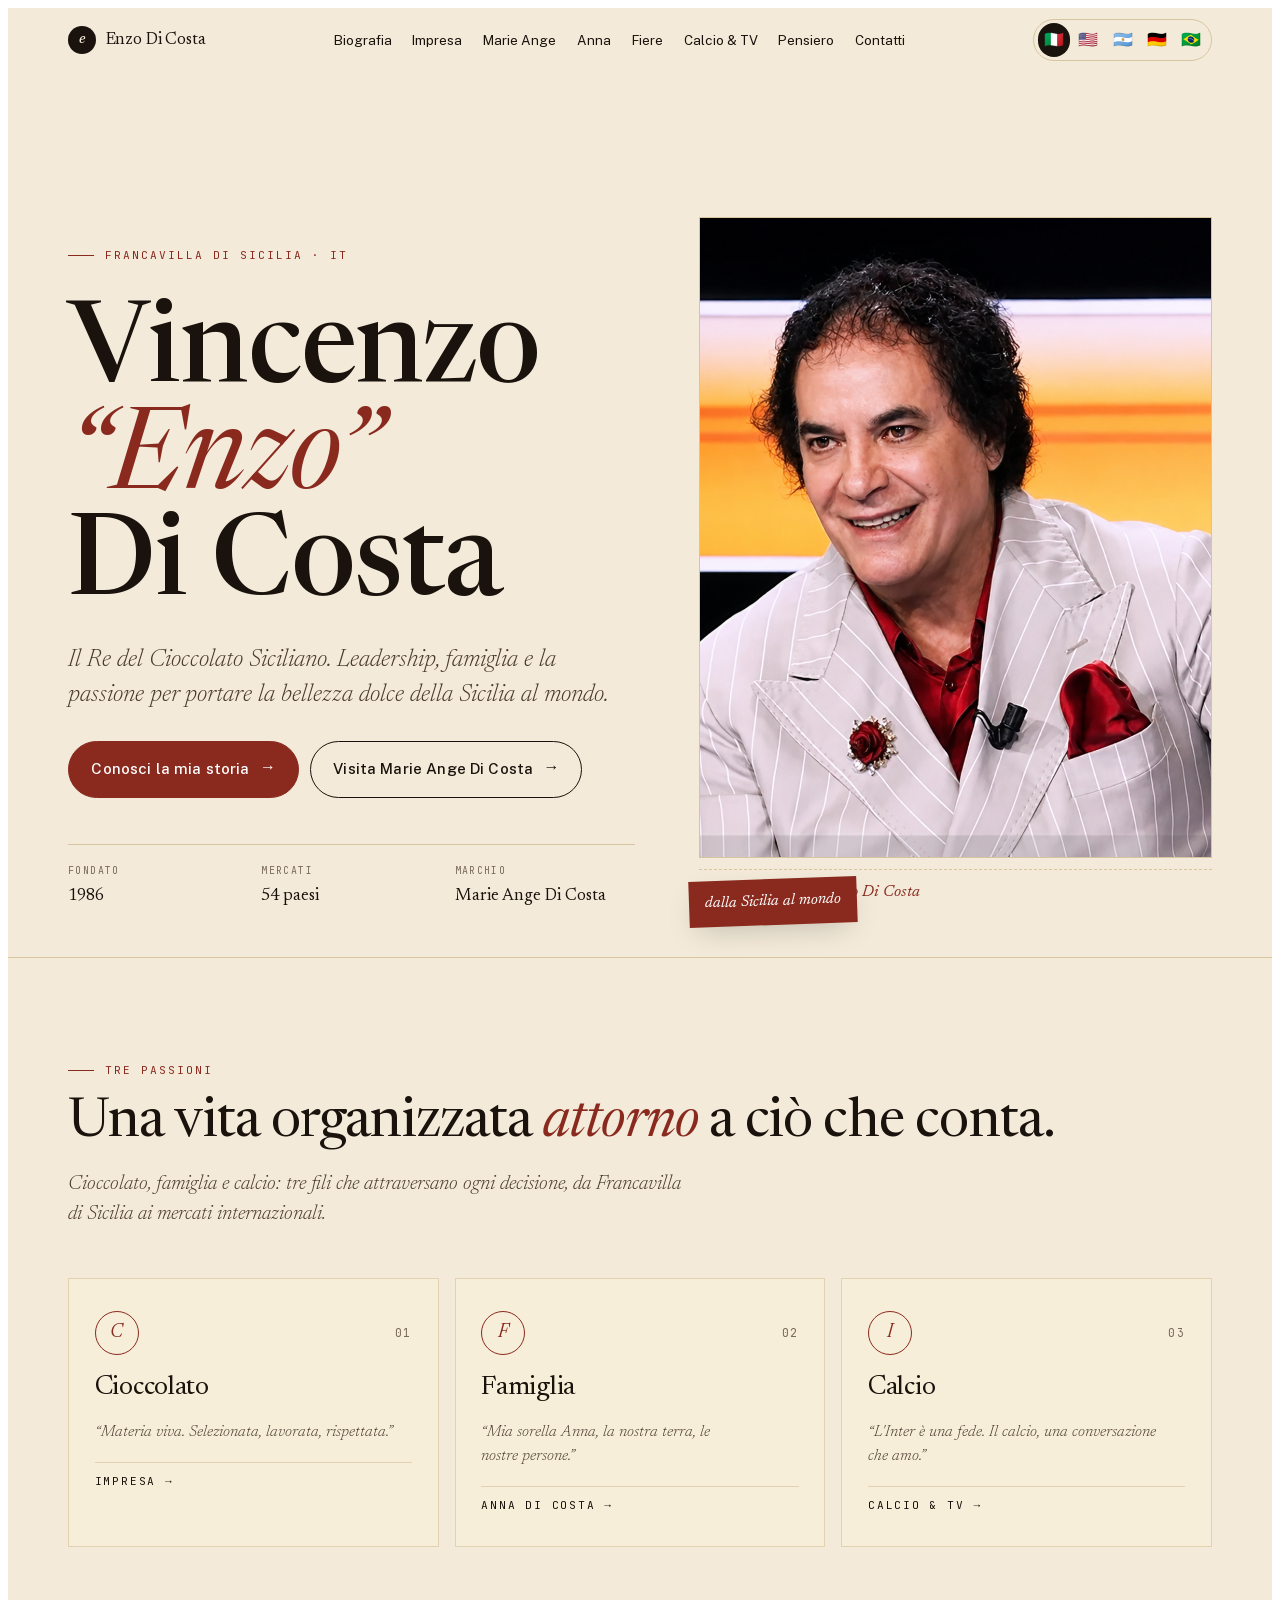
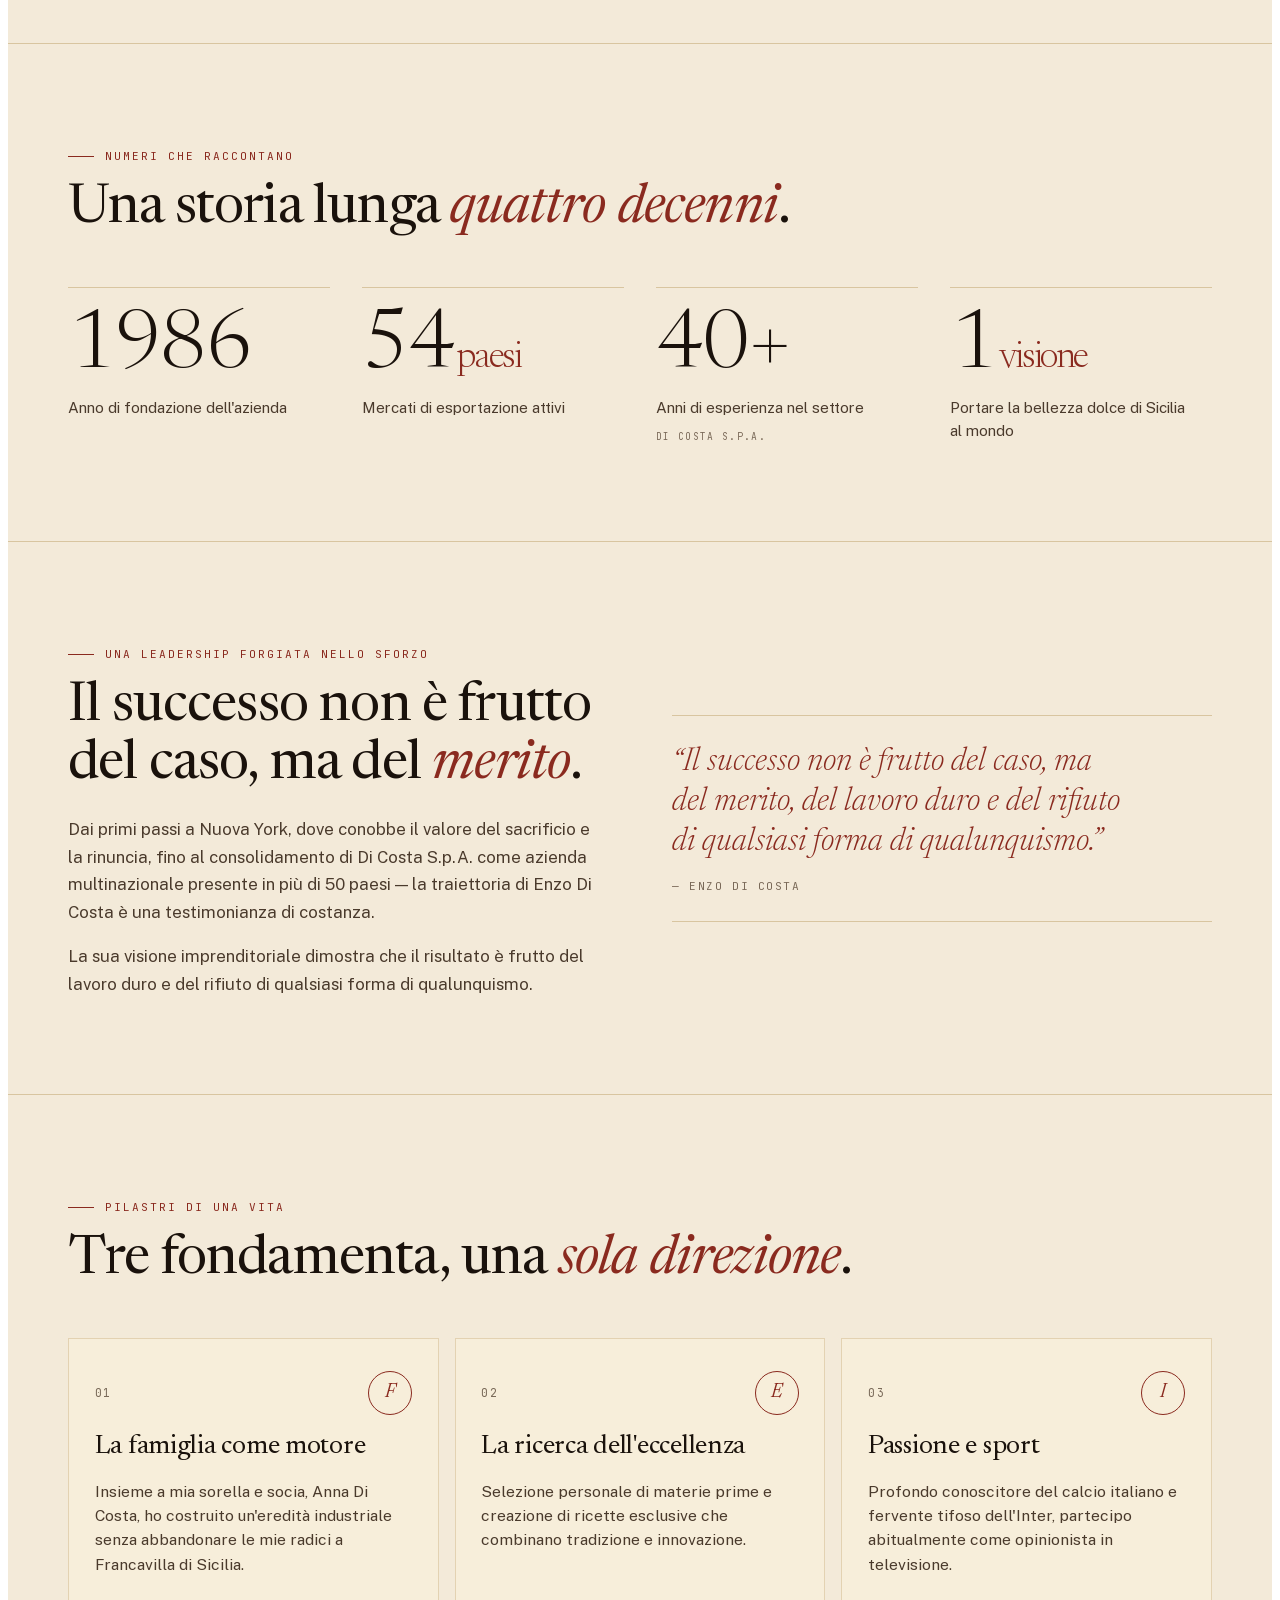
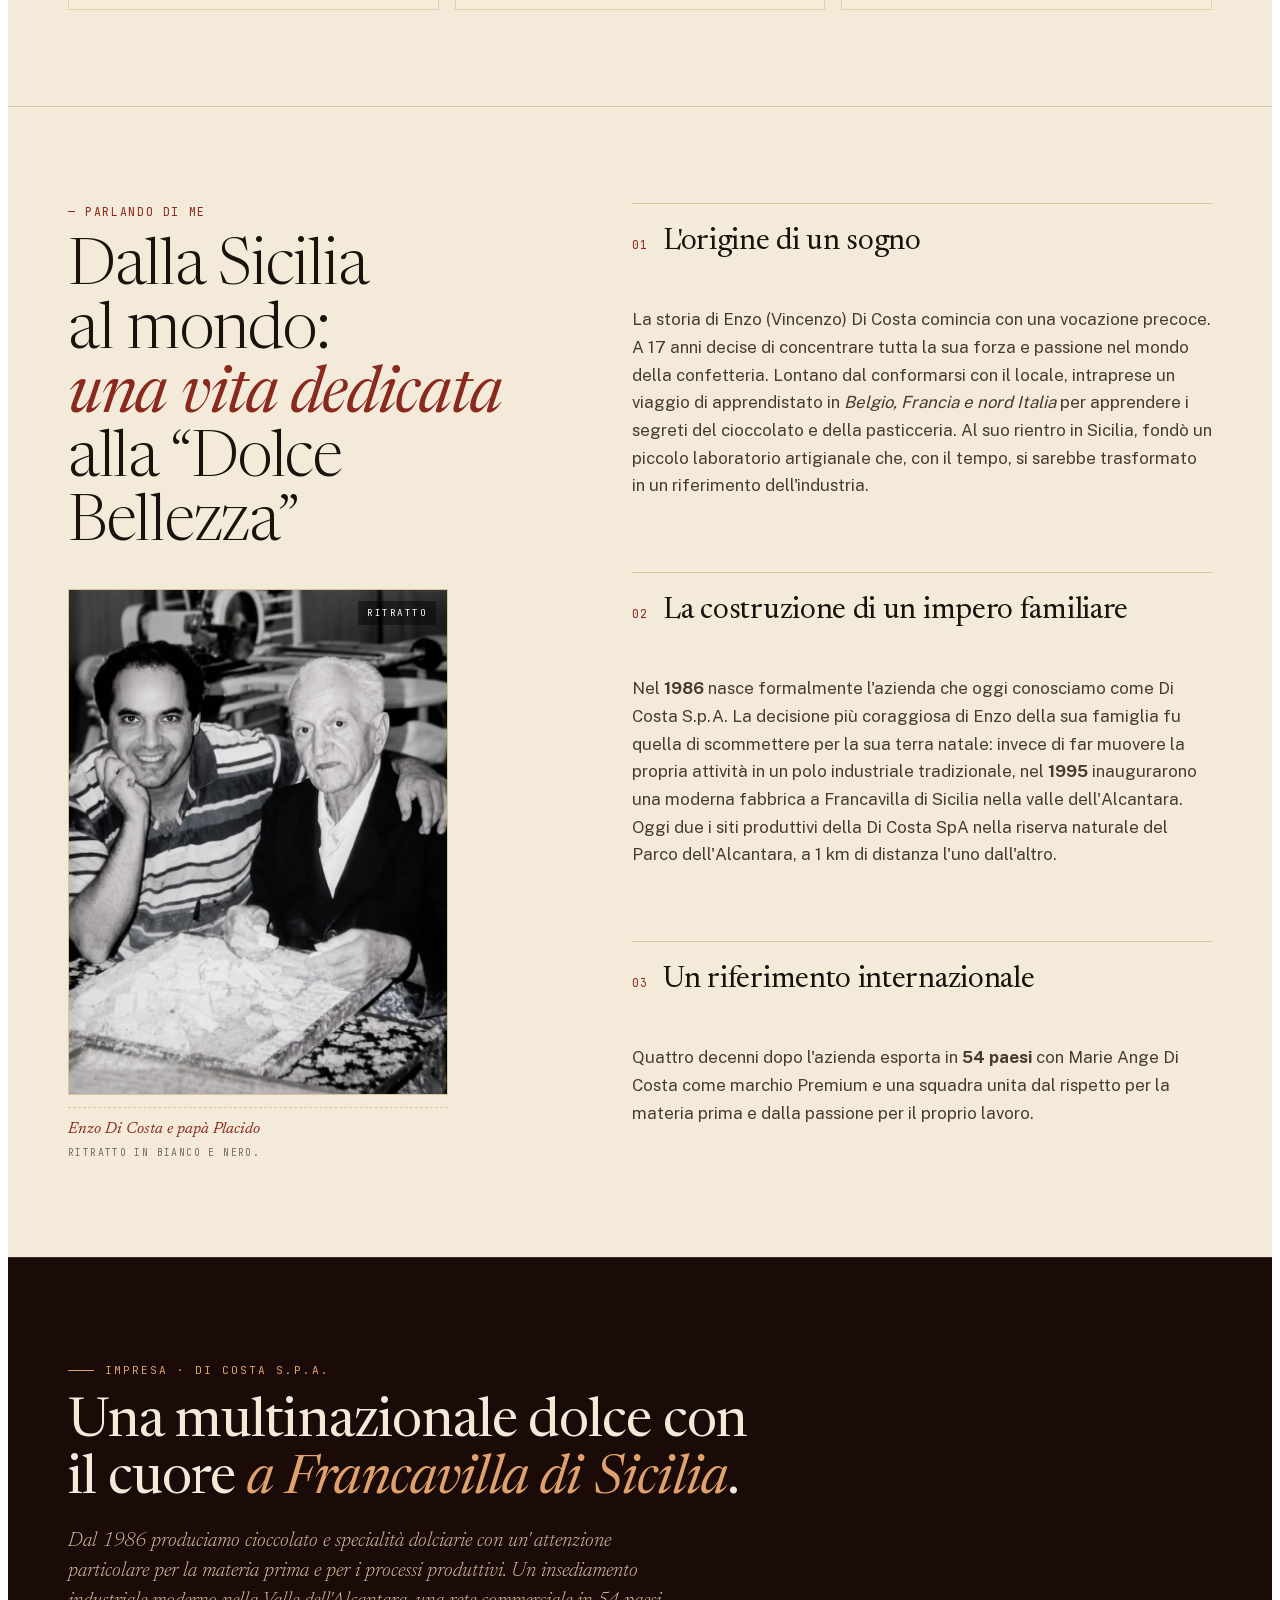
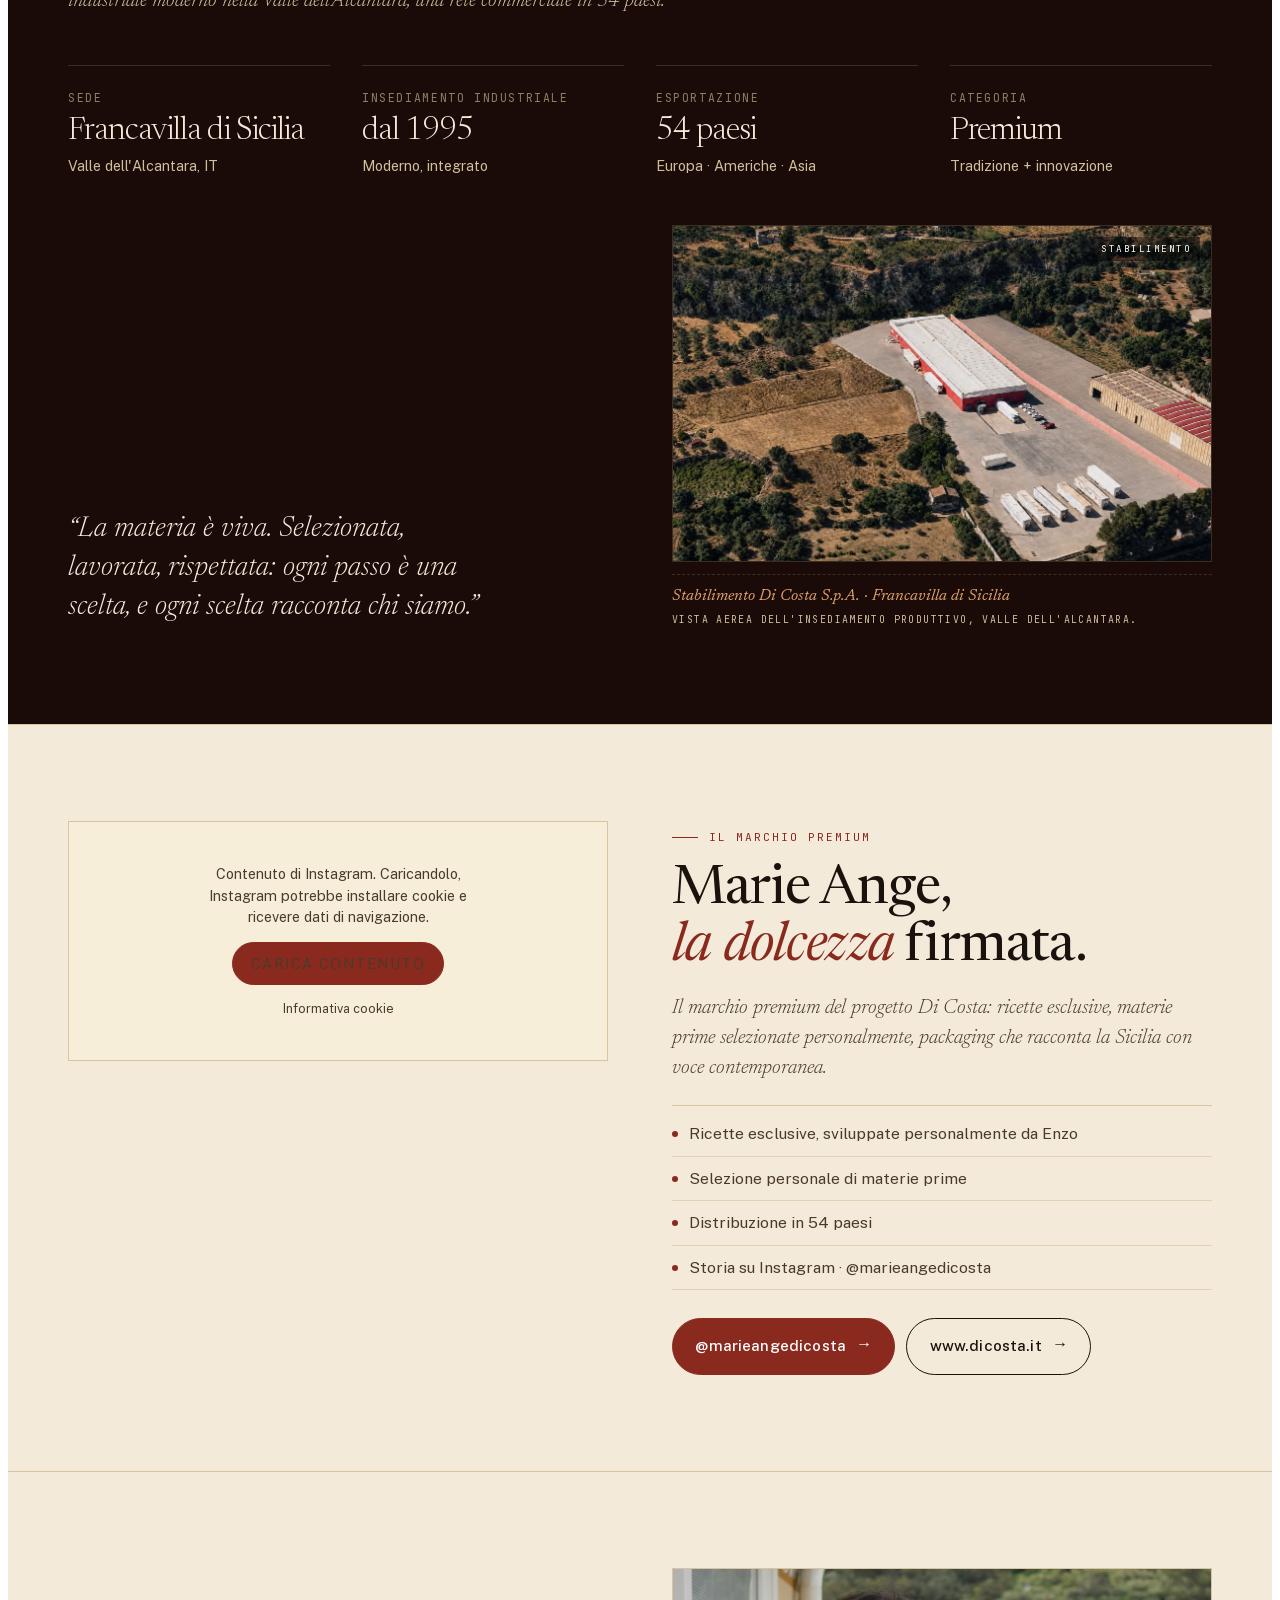
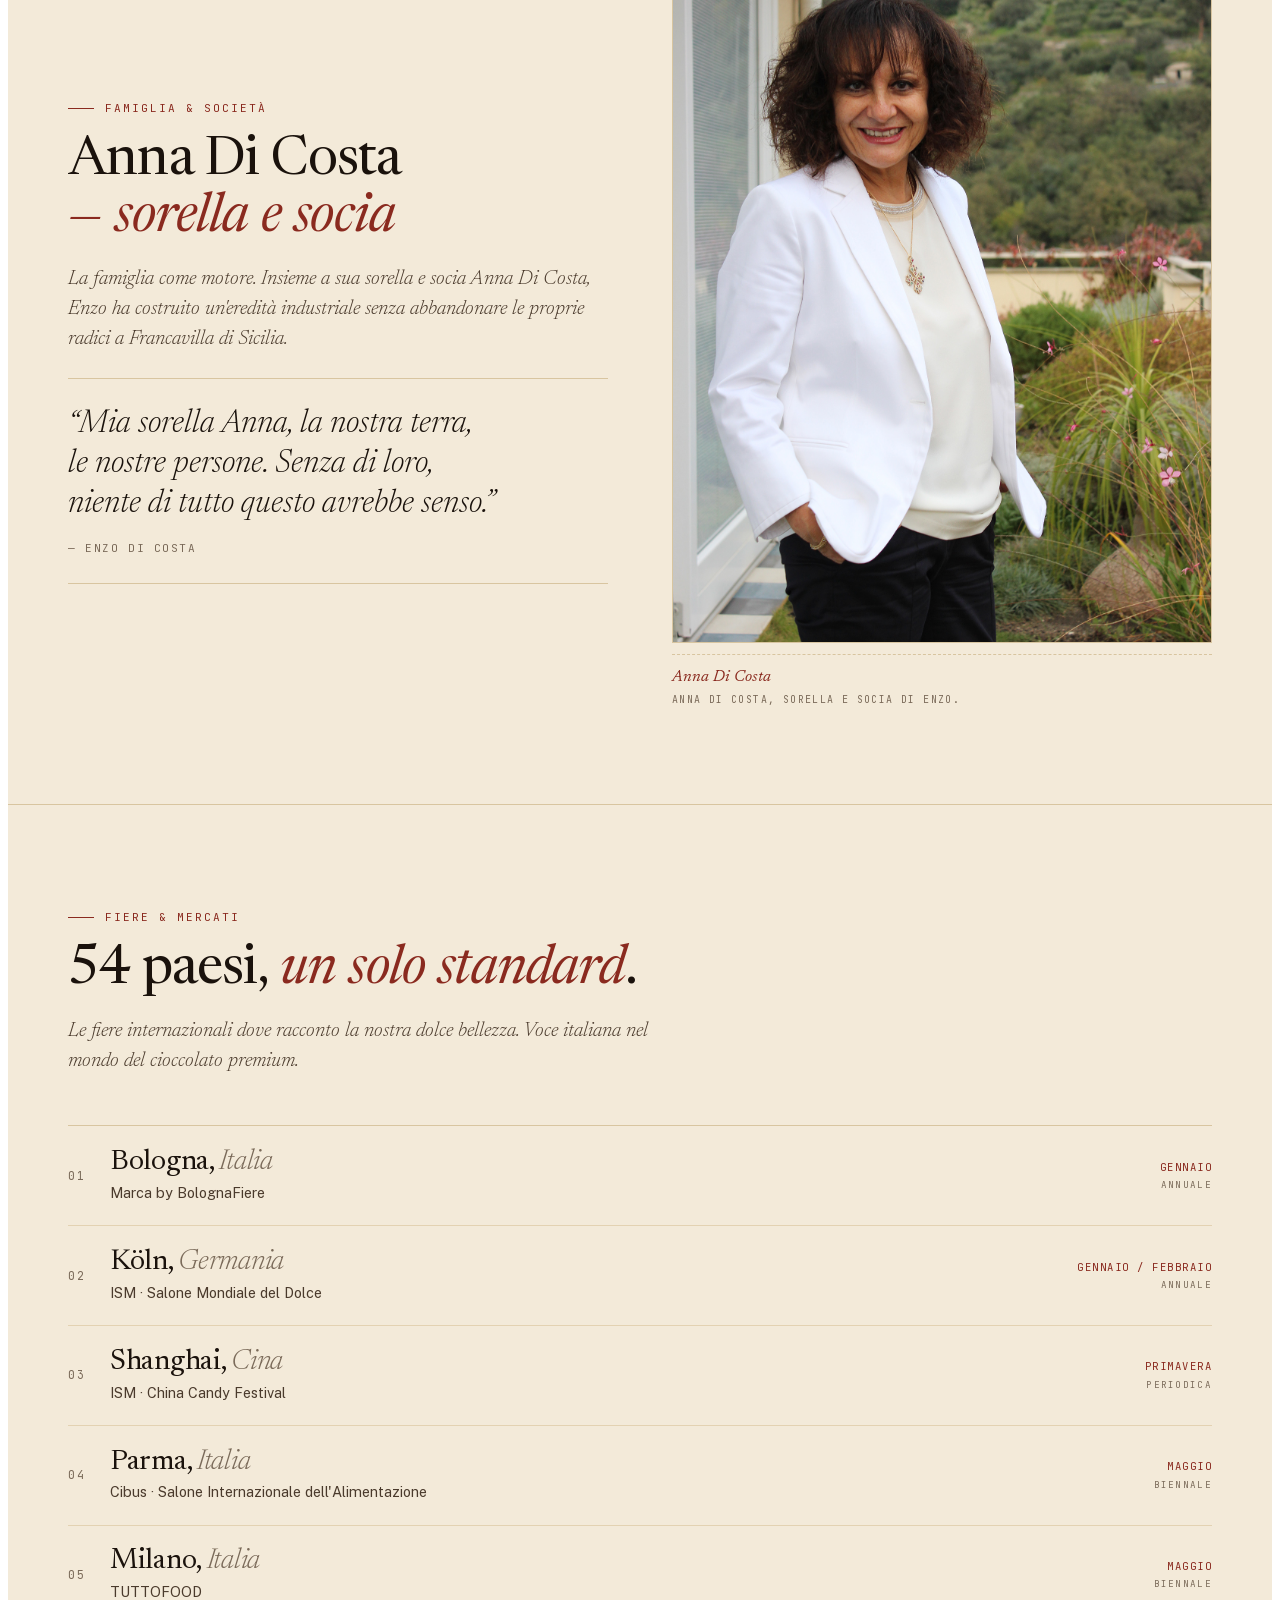
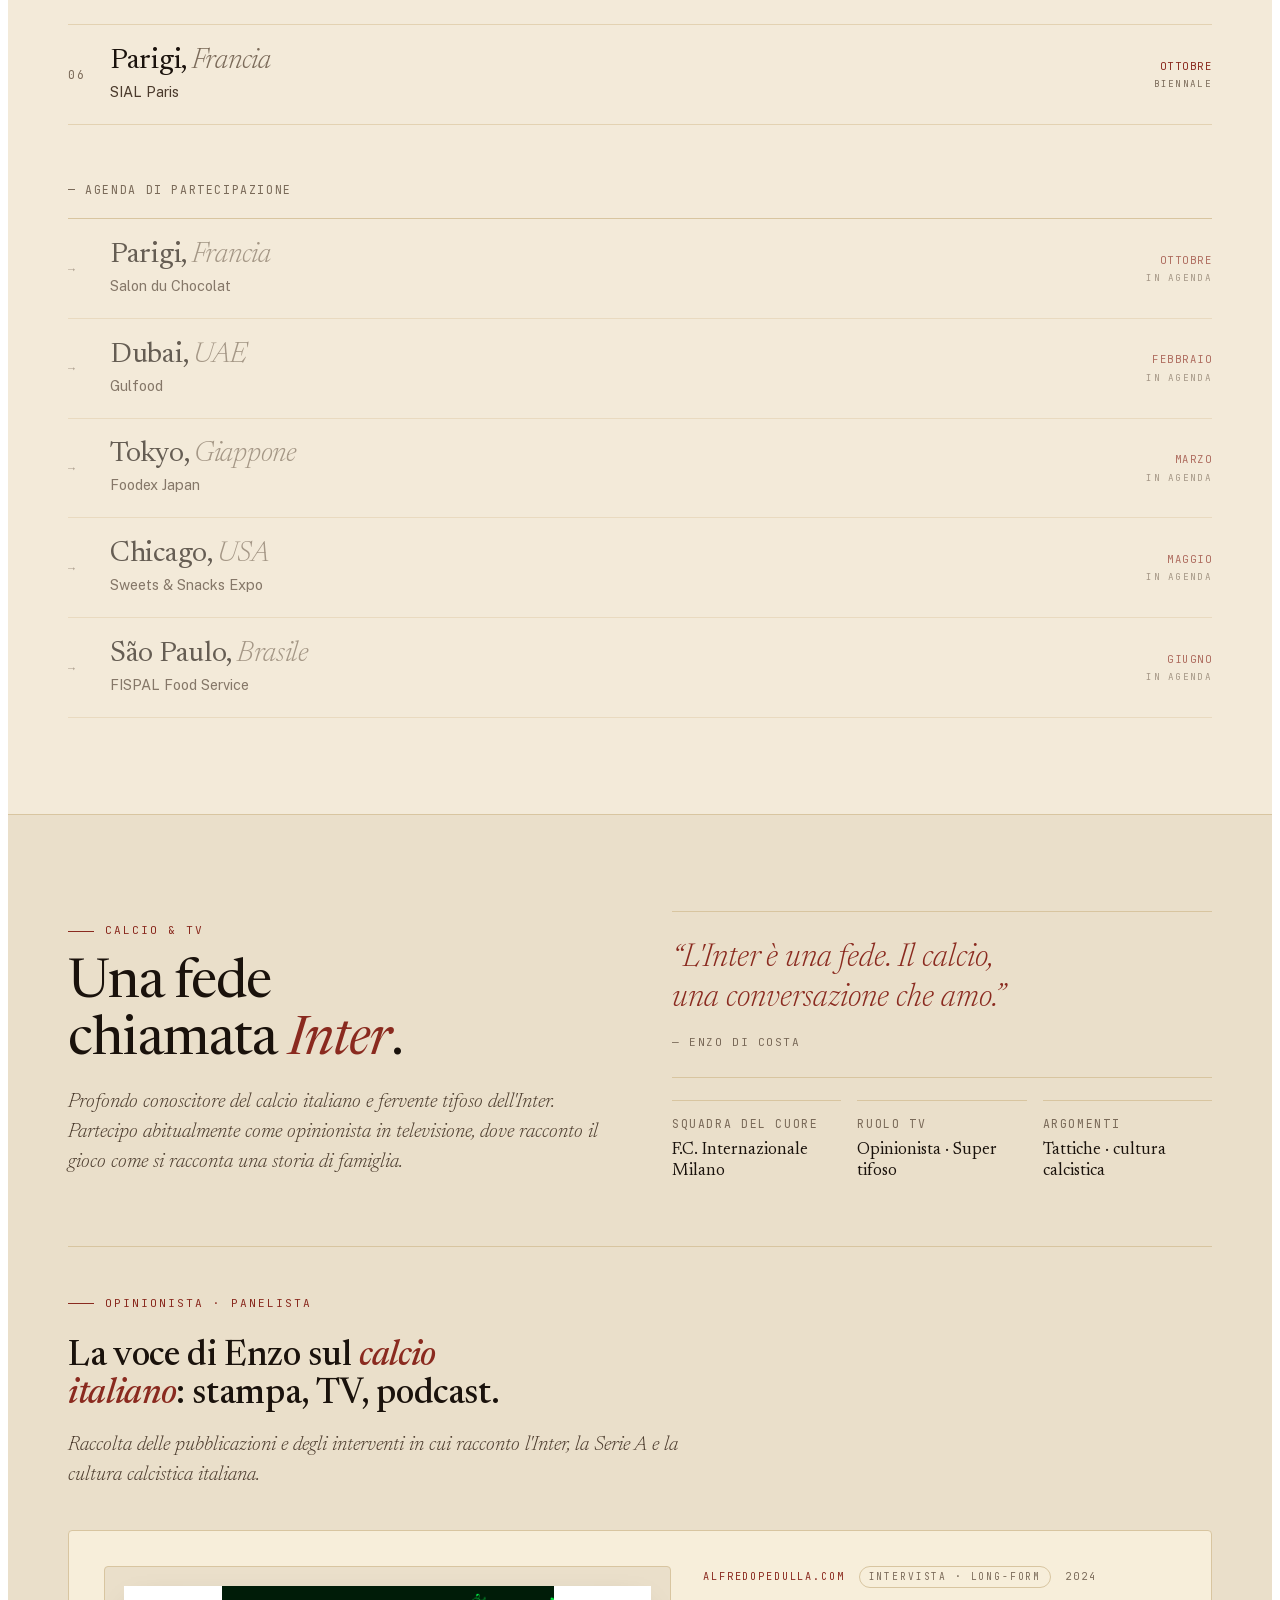
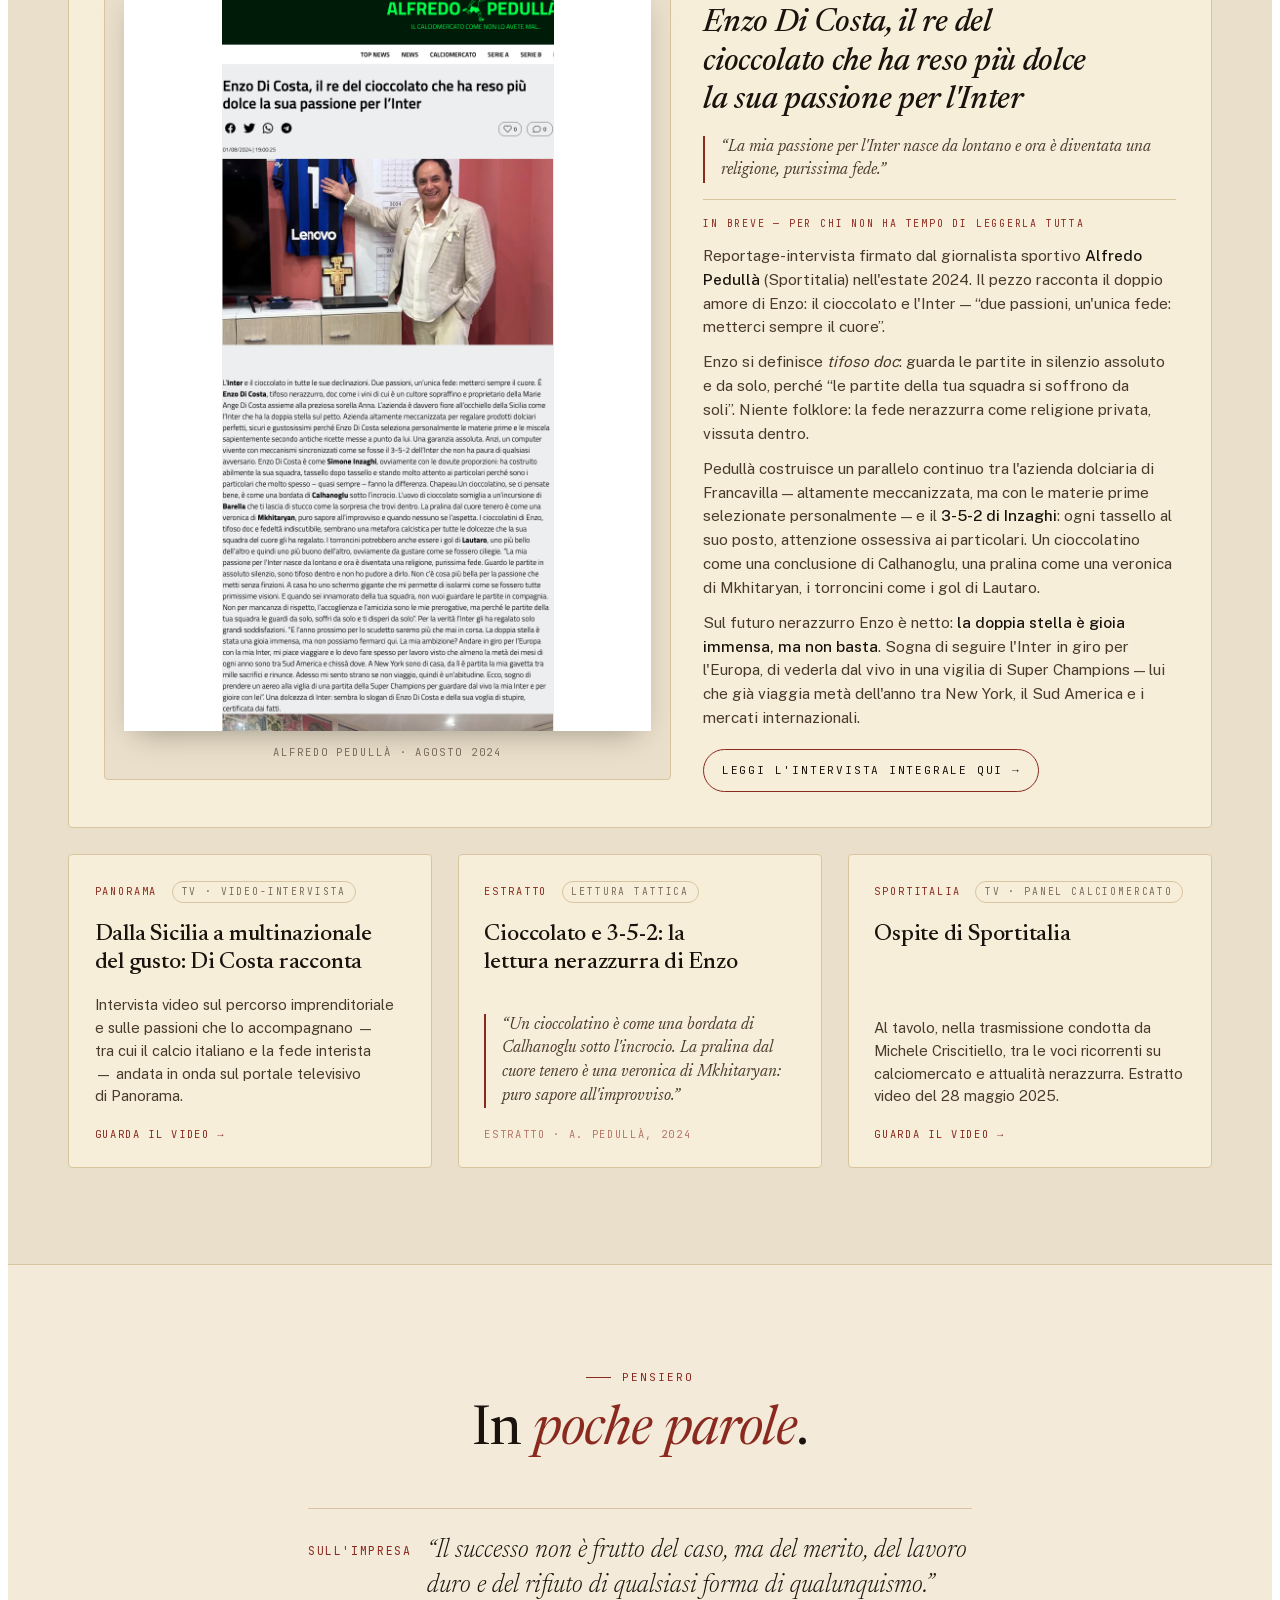
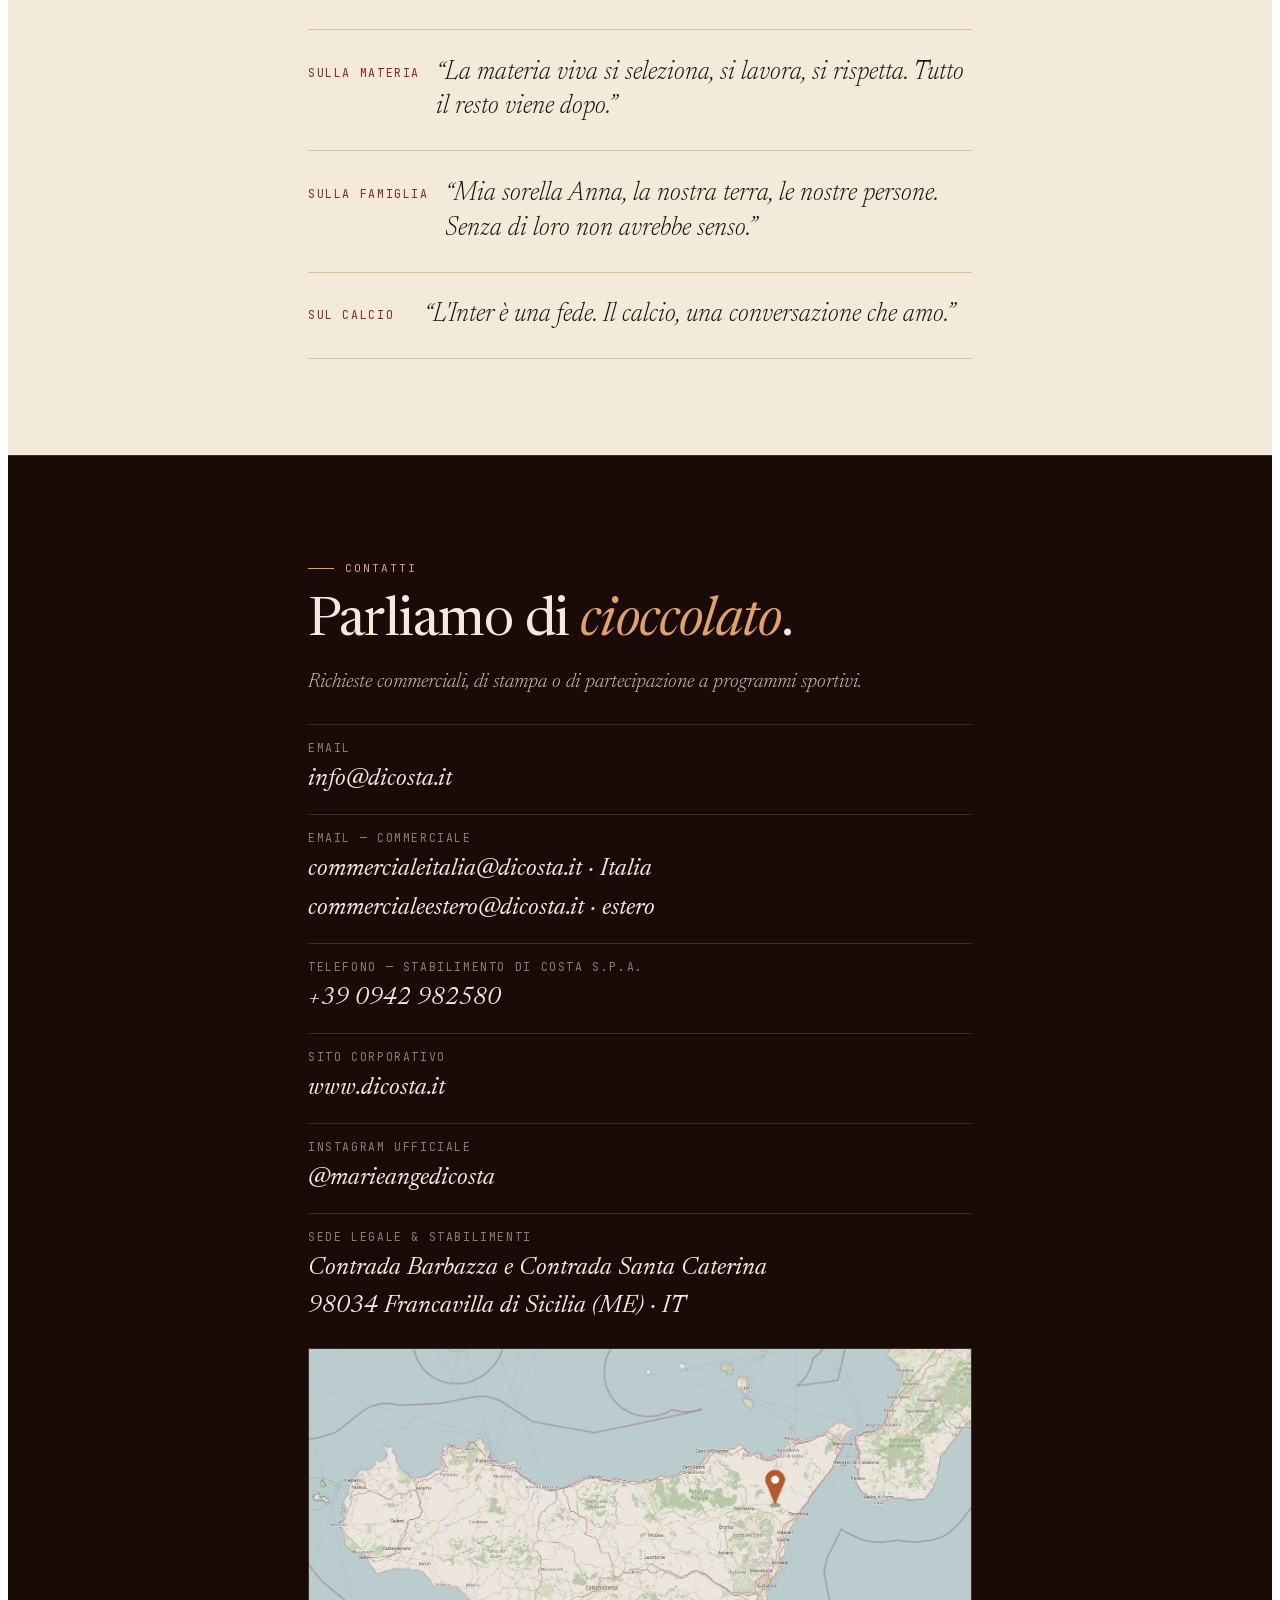
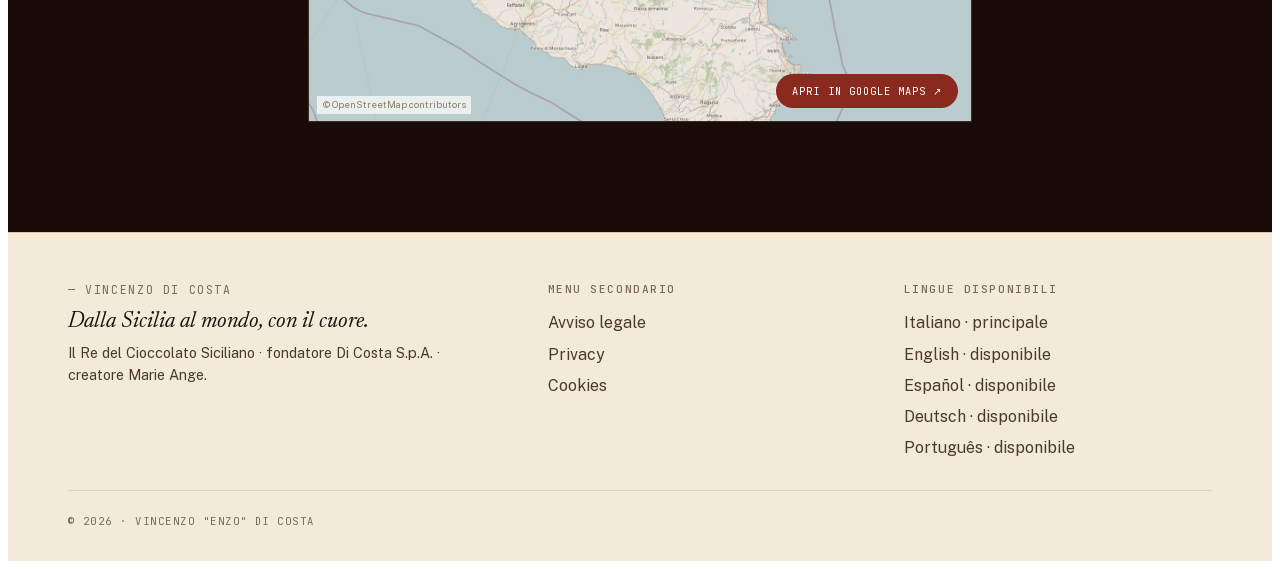
<file: index.html>
<!doctype html>
<html lang="it">
<head>
<meta charset="utf-8" />
<meta name="viewport" content="width=device-width, initial-scale=1, viewport-fit=cover" />
<title>Vincenzo "Enzo" Di Costa — Il Re del Cioccolato Siciliano</title>
<meta name="description" content="Imprenditore siciliano, fondatore di Di Costa S.p.A. e Marie Ange. Storia, valori, ferie internazionali e voce nel mondo del calcio." />

<!--
=========================================================
  ENZO DI COSTA · sito vetrina personale — stato di lavoro
=========================================================

  ULTIMO AGGIORNAMENTO: maggio 2026
  FILE: Enzo Di Costa.html (single-file vanilla HTML/CSS/JS)
  LINGUE: IT (principale) · EN · ES — switcher attivo (stub)

  ─────────────────────────────────────────────────────────
  SEZIONI ATTIVE (in ordine di scroll)
  ─────────────────────────────────────────────────────────
   01  Hero
   02  Tre passioni (cards: cioccolato · famiglia · calcio)
   03  Biografia
   04  Impresa / Di Costa S.p.A.
   05  Anna Di Costa
   06  Ferie & mercati internazionali (54 paesi)
   07  Calcio & TV  →  include il modulo
                       "Opinionista · panelista"
                       con embed in-page dell'intervista
                       di Alfredo Pedullà (2024).
   08  Pensiero (4 citazioni)
   09  Stampa (rassegna)
   10  Contatto (form + dati diretti)
   11  Footer

  ─────────────────────────────────────────────────────────
  STATO ATTUALE
  ─────────────────────────────────────────────────────────
   ✓ Layout, type system, palette, tweaks panel, switcher
     lingua, modal embed, form contatto (stub) → OK
   ✓ Sezione Calcio & TV ampliata con cards
     "Opinionista · panelista":
       · Intervista Pedullà (featured, con riassunto IT
         e bottone che apre il modal con iframe)
       · Video Panorama
       · Estratto tattico "cioccolato / 3-5-2"
       · 3 cards placeholder "da completare…" per
         future apparizioni TV, reels IG e podcast.

  ─────────────────────────────────────────────────────────
  DA COMPLETARE — dati da fornire all'IA per il prossimo giro
  ─────────────────────────────────────────────────────────

   ▸ CONTATTI (sezione #contatto)
     Tutte le righe sono marcate "da completare…".
     Servono:
       □ email diretta
       □ email ufficio stampa
       □ email commerciale & distribuzione
       □ telefono stabilimento Di Costa S.p.A.
         (NB: NON inserire il numero personale di Enzo)
       □ sito corporativo (www.dicosta.it ?)
       □ Instagram ufficiale (handle reale)
       □ Facebook
       □ YouTube
       □ indirizzo legale completo (via + CAP)
       □ P.IVA / C.F.
       □ manager sport & TV — nome + email
       □ ufficio stampa — nome + email
     NB: niente LinkedIn, niente TikTok, niente numero
         di telefono personale.

   ▸ FORM CONTATTO
     Attualmente è uno stub (mostra messaggio di successo
     senza inviare). Decidere se collegare a Formspree /
     Web3Forms / mailto: o a un backend.

   ▸ OPINIONISTA · PANELISTA (sezione #calcio → #opinionista)
     □ titoli reali dei programmi TV con date di messa in onda
     □ link/permalink ai reel Instagram da embeddare
     □ titoli + link dei podcast in cui Enzo è stato ospite
     □ eventuali screenshot o foto di scena per i media

   ▸ LEGALI
     □ testi di Privacy Policy / Cookie Policy / GDPR
       (oggi i link nel footer puntano a "#")

   ▸ ASSET MANCANTI (placeholder presenti)
     □ foto Enzo (hero, biografia, calcio)
     □ foto Anna
     □ foto stabilimento / linee produttive
     □ logo Di Costa S.p.A. + logo Marie Ange (vettoriali)

  ─────────────────────────────────────────────────────────
  NOTE TECNICHE
  ─────────────────────────────────────────────────────────
   · Embed Pedullà: usa iframe in modal. Se il dominio
     blocca l'inclusione (X-Frame-Options / CSP), il
     fallback automatico mostra il pulsante "Apri ↗".
     Alternativa: ri-pubblicare il testo come pagina
     interna con citazione di fonte.
   · Tweaks panel: palette / densità / tema chiaro-scuro /
     sticker hero — già funzionante, persistente via
     postMessage editor.
   · Speaker notes: non previste (sito, non deck).

=========================================================
-->

<link href="fonts/fonts.css" rel="stylesheet" />

<script type="application/ld+json">
{
  "@context": "https://schema.org",
  "@graph": [
    {
      "@type": "Person",
      "name": "Vincenzo \"Enzo\" Di Costa",
      "givenName": "Vincenzo",
      "alternateName": "Enzo Di Costa",
      "jobTitle": "Fondatore e Presidente",
      "url": "https://enzodicosta.com/",
      "worksFor": { "@id": "https://enzodicosta.com/#organization" },
      "sameAs": [
        "https://www.dicosta.it",
        "https://www.instagram.com/marieangedicosta"
      ]
    },
    {
      "@type": "Organization",
      "@id": "https://enzodicosta.com/#organization",
      "name": "Di Costa S.p.A.",
      "foundingDate": "1986",
      "founder": { "@type": "Person", "name": "Vincenzo \"Enzo\" Di Costa" },
      "brand": { "@type": "Brand", "name": "Marie Ange" },
      "address": {
        "@type": "PostalAddress",
        "streetAddress": "Contrada Barbazza e Contrada Santa Caterina",
        "postalCode": "98034",
        "addressLocality": "Francavilla di Sicilia",
        "addressRegion": "ME",
        "addressCountry": "IT"
      },
      "url": "https://www.dicosta.it",
      "sameAs": ["https://www.instagram.com/marieangedicosta"]
    },
    {
      "@type": "FAQPage",
      "mainEntity": [
        {
          "@type": "Question",
          "name": "Chi è Enzo Di Costa?",
          "acceptedAnswer": {
            "@type": "Answer",
            "text": "Vincenzo \"Enzo\" Di Costa è un imprenditore siciliano, fondatore e presidente di Di Costa S.p.A., azienda dolciaria fondata nel 1986 a Francavilla di Sicilia. È anche opinionista calcistico, tifoso dell'Inter, con apparizioni regolari su Sportitalia."
          }
        },
        {
          "@type": "Question",
          "name": "Che cos'è Di Costa S.p.A.?",
          "acceptedAnswer": {
            "@type": "Answer",
            "text": "Di Costa S.p.A. è un'azienda dolciaria siciliana fondata nel 1986, con sede in Contrada Barbazza e Contrada Santa Caterina, Francavilla di Sicilia (Valle dell'Alcantara). Esporta in 54 paesi."
          }
        },
        {
          "@type": "Question",
          "name": "Che cos'è Marie Ange?",
          "acceptedAnswer": {
            "@type": "Answer",
            "text": "Marie Ange è il marchio premium di Di Costa S.p.A., dedicato a cioccolato e specialità dolci di alta gamma."
          }
        },
        {
          "@type": "Question",
          "name": "In quanti paesi esporta Di Costa S.p.A.?",
          "acceptedAnswer": {
            "@type": "Answer",
            "text": "Di Costa S.p.A. esporta in 54 paesi."
          }
        },
        {
          "@type": "Question",
          "name": "Dove si trova lo stabilimento di Di Costa S.p.A.?",
          "acceptedAnswer": {
            "@type": "Answer",
            "text": "Lo stabilimento si trova a Francavilla di Sicilia (ME), nel Valle dell'Alcantara, in Sicilia."
          }
        },
        {
          "@type": "Question",
          "name": "Chi è Anna Di Costa?",
          "acceptedAnswer": {
            "@type": "Answer",
            "text": "Anna Di Costa è la sorella e socia di Enzo Di Costa, con cui ha costruito l'eredità industriale di Di Costa S.p.A."
          }
        },
        {
          "@type": "Question",
          "name": "Enzo Di Costa è legato anche al mondo del calcio?",
          "acceptedAnswer": {
            "@type": "Answer",
            "text": "Sì — è un profondo conoscitore del calcio italiano e fervente tifoso dell'Inter. Partecipa regolarmente come opinionista in TV, con apparizioni su Sportitalia, incluso un reportage-intervista firmato da Alfredo Pedullà nel 2024."
          }
        },
        {
          "@type": "Question",
          "name": "A quali fiere internazionali partecipa Di Costa S.p.A.?",
          "acceptedAnswer": {
            "@type": "Answer",
            "text": "Di Costa S.p.A. partecipa a fiere internazionali del settore dolciario e alimentare, tra cui Marca (Bologna), ISM (Colonia e Shanghai), Cibus (Parma), TUTTOFOOD (Milano) e SIAL (Parigi)."
          }
        }
      ]
    }
  ]
}
</script>

<style id="edc-styles">
/* =========================================================
   ENZO DI COSTA — single-file vanilla design
   All selectors prefixed `.edc-` so WordPress theme CSS
   cannot override us. Drop the whole <style> + <body> markup
   into a WP Custom HTML block or a page template.
   ========================================================= */

.edc * { box-sizing: border-box; }
.edc {
  /* tokens — overwritten at runtime by the Tweaks panel */
  --edc-bg:        #f3ead9;
  --edc-bg-soft:   #ece1c9;
  --edc-bg-card:   #f8f1e2;
  --edc-bg-deep:   #1d130c;
  --edc-ink:       #1a120c;
  --edc-ink-soft:  #4a3a2c;
  --edc-ink-mute:  #7a6a59;
  --edc-line:      #d8c5a0;
  --edc-line-soft: #e3d2b2;
  --edc-accent:    #b25a2c;
  --edc-accent-2:  #8a2a1f;
  --edc-pad:       1.25rem;

  --edc-f-serif: "Newsreader", ui-serif, Georgia, "Times New Roman", serif;
  --edc-f-sans:  "Public Sans", -apple-system, BlinkMacSystemFont, "Helvetica Neue", Arial, sans-serif;
  --edc-f-mono:  "JetBrains Mono", ui-monospace, "SF Mono", Menlo, monospace;

  background: var(--edc-bg);
  color: var(--edc-ink);
  font-family: var(--edc-f-sans);
  font-size: 16px;
  line-height: 1.55;
  -webkit-font-smoothing: antialiased;
  text-rendering: optimizeLegibility;
  transition: background .3s ease, color .3s ease;
}
.edc[data-theme="dark"] {
  --edc-bg:        #14100b;
  --edc-bg-soft:   #1f1812;
  --edc-bg-card:   #1a140e;
  --edc-bg-deep:   #0b0805;
  --edc-ink:       #f3ead9;
  --edc-ink-soft:  #d9c8a6;
  --edc-ink-mute:  #8a7a60;
  --edc-line:      #3a2e22;
  --edc-line-soft: #2a2118;
  --edc-accent:    #d97a45;
  --edc-accent-2:  #c84a36;
}

.edc ::selection { background: var(--edc-accent); color: #fff; }
.edc a { color: inherit; text-decoration: none; }
.edc img { display: block; max-width: 100%; }
.edc h1, .edc h2, .edc h3, .edc h4 { font-family: var(--edc-f-serif); font-weight: 500; letter-spacing: -0.01em; margin: 0; }
.edc p { margin: 0; }
.edc button { font: inherit; color: inherit; }
.edc ul, .edc ol { margin: 0; padding: 0; list-style: none; }

@media (min-width: 720px)  { .edc { --edc-pad: 2rem; } }
@media (min-width: 1100px) { .edc { --edc-pad: 3rem; } }

/* layout primitives */
.edc-wrap { width: 100%; max-width: 1240px; margin: 0 auto; padding: 0 var(--edc-pad); }
.edc-wrap-narrow { width: 100%; max-width: 760px; margin: 0 auto; padding: 0 var(--edc-pad); }
.edc-section { padding: 4rem 0; position: relative; }
.edc-section + .edc-section { border-top: 1px solid var(--edc-line); }
@media (min-width: 720px) { .edc-section { padding: 6rem 0; } }

.edc-mono {
  font-family: var(--edc-f-mono);
  font-size: 0.72rem;
  letter-spacing: 0.14em;
  text-transform: uppercase;
}
.edc-eyebrow {
  display: inline-flex; align-items: center; gap: 0.7rem;
  font-family: var(--edc-f-mono);
  font-size: 0.7rem;
  letter-spacing: 0.18em;
  text-transform: uppercase;
  color: var(--edc-accent);
  margin-bottom: 1rem;
  white-space: nowrap;
  max-width: 100%;
  overflow: hidden;
  text-overflow: ellipsis;
}
.edc-eyebrow::before {
  content: ""; width: 1.6rem; height: 1px; background: var(--edc-accent);
}
.edc h2.edc-display, .edc .edc-display {
  font-family: var(--edc-f-serif);
  font-weight: 400;
  font-size: clamp(1.9rem, 5.5vw, 3.4rem);
  line-height: 1.05;
  letter-spacing: -0.015em;
  text-wrap: balance;
}
.edc .edc-kicker {
  font-family: var(--edc-f-serif);
  font-style: italic;
  font-weight: 300;
  font-size: clamp(1.05rem, 2.4vw, 1.3rem);
  color: var(--edc-ink-soft);
  line-height: 1.45;
  max-width: 620px;
  text-wrap: pretty;
  margin-top: 1.1rem;
}
.edc-accent-italic { color: var(--edc-accent); font-style: italic; }

/* CTA */
.edc a.edc-cta,
.edc .edc-cta {
  display: inline-flex; align-items: center; gap: 0.6rem;
  font-family: var(--edc-f-sans);
  font-size: 0.95rem;
  font-weight: 500;
  letter-spacing: 0.01em;
  padding: 0.95rem 1.4rem;
  border-radius: 999px;
  border: 1px solid var(--edc-accent);
  background: var(--edc-accent);
  color: #ffffff;
  transition: transform .2s ease, background .2s ease, color .2s ease, border-color .2s ease;
  cursor: pointer;
}
.edc a.edc-cta .edc-cta__arrow,
.edc .edc-cta .edc-cta__arrow {
  color: #ffffff;
}
.edc a.edc-cta--ghost,
.edc .edc-cta--ghost {
  background: transparent;
  color: var(--edc-ink);
  border-color: var(--edc-ink);
}
.edc a.edc-cta--ghost .edc-cta__arrow,
.edc .edc-cta--ghost .edc-cta__arrow { color: var(--edc-ink); }
.edc a.edc-cta:hover,
.edc .edc-cta:hover { transform: translateY(-1px); }
.edc a.edc-cta:hover:not(.edc-cta--ghost),
.edc .edc-cta:hover:not(.edc-cta--ghost) { background: var(--edc-ink); border-color: var(--edc-ink); color: var(--edc-bg); }
.edc a.edc-cta:hover:not(.edc-cta--ghost) .edc-cta__arrow,
.edc .edc-cta:hover:not(.edc-cta--ghost) .edc-cta__arrow { color: var(--edc-bg); }
.edc a.edc-cta--ghost:hover,
.edc .edc-cta--ghost:hover { background: var(--edc-ink); border-color: var(--edc-ink); color: var(--edc-bg); }
.edc a.edc-cta--ghost:hover .edc-cta__arrow,
.edc .edc-cta--ghost:hover .edc-cta__arrow { color: var(--edc-bg); }
.edc-cta__arrow { font-family: var(--edc-f-serif); font-style: italic; font-size: 1.05em; transform: translateY(-1px); }

/* placeholder (striped SVG-style) */
.edc-ph {
  position: relative;
  background: var(--edc-bg-soft);
  background-image: repeating-linear-gradient(135deg, transparent 0 22px, rgba(120,80,40,.08) 22px 23px);
  border: 1px solid var(--edc-line);
  display: flex; align-items: flex-end; justify-content: flex-start;
  overflow: hidden;
}
.edc-ph--deep {
  background: var(--edc-bg-deep);
  background-image: repeating-linear-gradient(135deg, transparent 0 22px, rgba(255,236,200,.07) 22px 23px);
  border-color: rgba(255,236,200,.08);
}
.edc-ph__label {
  font-family: var(--edc-f-mono);
  font-size: 0.66rem;
  letter-spacing: 0.14em;
  text-transform: uppercase;
  color: var(--edc-ink-mute);
  padding: 0.75rem 0.9rem;
  max-width: 88%;
  line-height: 1.4;
}
.edc-ph__corner {
  position: absolute; top: 0.9rem; right: 0.9rem;
  font-family: var(--edc-f-mono);
  font-size: 0.6rem;
  letter-spacing: 0.16em;
  text-transform: uppercase;
  color: var(--edc-ink-mute);
}

/* =========================================================
   NAV
   ========================================================= */
.edc-nav {
  position: sticky; top: 0; z-index: 80;
  background: transparent;
  border-bottom: 1px solid transparent;
  transition: background .25s ease, border-color .25s ease, backdrop-filter .25s ease;
}
.edc-nav.is-scrolled {
  background: color-mix(in oklab, var(--edc-bg) 88%, transparent);
  backdrop-filter: blur(14px) saturate(120%);
  -webkit-backdrop-filter: blur(14px) saturate(120%);
  border-bottom-color: var(--edc-line-soft);
}
.edc-nav__inner {
  display: flex; align-items: center; justify-content: space-between;
  height: 64px;
}
.edc-logo { display: flex; align-items: center; gap: 0.6rem; }
.edc-logo__mark {
  width: 28px; height: 28px; border-radius: 50%;
  background: var(--edc-ink); color: var(--edc-bg);
  display: grid; place-items: center;
  font-family: var(--edc-f-serif); font-style: italic;
  font-size: 0.95rem; font-weight: 500;
}
.edc-logo__word { font-family: var(--edc-f-serif); font-size: 1.05rem; letter-spacing: -0.01em; }

.edc-nav__links { display: none; align-items: center; gap: 1.3rem; }
@media (min-width: 1080px) { .edc-nav__links { display: flex; } }
.edc-nav__link {
  font-size: 0.84rem;
  color: var(--edc-ink-soft);
  position: relative;
  padding: 0.25rem 0;
  transition: color .2s ease;
}
.edc-nav__link.is-active,
.edc-nav__link:hover { color: var(--edc-accent); }
.edc-nav__link.is-active::after {
  content: ""; position: absolute; left: 0; right: 0; bottom: -2px;
  height: 1px; background: var(--edc-accent);
}

.edc-nav__right { display: flex; align-items: center; gap: 0.6rem; }
.edc-lang {
  display: flex; align-items: center; gap: 0.1rem;
  font-size: 1rem;
  border: 1px solid var(--edc-line);
  border-radius: 999px;
  padding: 0.2rem;
}
.edc-lang button {
  border: none; cursor: pointer; background: transparent;
  line-height: 1;
  padding: 0.3rem 0.4rem;
  border-radius: 999px;
  transition: all .2s ease;
  font: inherit;
}
.edc-lang button.is-active { background: var(--edc-ink); }

.edc-menu-btn {
  width: 40px; height: 40px; border-radius: 50%;
  border: 1px solid var(--edc-line);
  background: transparent; color: var(--edc-ink);
  cursor: pointer; display: grid; place-items: center;
}
/* redundant on desktop — the full nav links are already visible there */
@media (min-width: 1080px) { .edc-menu-btn { display: none; } }
.edc-menu-btn__icon {
  display: block; width: 16px; height: 10px; position: relative;
}
.edc-menu-btn__icon span {
  position: absolute; left: 0; right: 0; height: 1px;
  background: currentColor;
  transition: transform .2s ease, top .2s ease;
}
.edc-menu-btn__icon span:nth-child(1) { top: 0; }
.edc-menu-btn__icon span:nth-child(2) { top: 9px; }
.edc-menu-btn.is-open .edc-menu-btn__icon span:nth-child(1) { top: 4px; transform: rotate(45deg); }
.edc-menu-btn.is-open .edc-menu-btn__icon span:nth-child(2) { top: 4px; transform: rotate(-45deg); }

/* sliding menu panel */
.edc-menu {
  position: fixed; inset: 0; z-index: 75;
  background: var(--edc-bg);
  transform: translateY(-100%);
  transition: transform .45s cubic-bezier(.7,0,.2,1);
  padding-top: 64px;
  overflow: auto;
}
.edc-menu.is-open { transform: translateY(0); }
.edc-menu__inner { padding-top: 1.6rem; padding-bottom: 3rem; }
.edc-menu__label { color: var(--edc-ink-mute); margin-bottom: 1.4rem; }
.edc-menu__list { display: grid; gap: 0.2rem; }
.edc-menu__item { border-top: 1px solid var(--edc-line-soft); }
.edc-menu__item a {
  display: flex; justify-content: space-between; align-items: baseline;
  padding: 0.8rem 0;
  font-family: var(--edc-f-serif);
  font-size: clamp(1.35rem, 4.5vw, 1.95rem);
  font-weight: 400;
  line-height: 1.05;
  letter-spacing: -0.015em;
}
.edc-menu__item a:hover { color: var(--edc-accent); }
.edc-menu__item small {
  font-family: var(--edc-f-mono);
  font-size: 0.62rem;
  letter-spacing: 0.14em;
  color: var(--edc-ink-mute);
}
.edc-menu__contact {
  margin-top: 3rem; padding-top: 1.4rem;
  border-top: 1px solid var(--edc-line);
  display: grid; gap: 0.8rem;
}
.edc-menu__contact a {
  font-family: var(--edc-f-serif);
  font-size: 1.2rem;
  font-style: italic;
}
.edc-menu__contact a:hover { color: var(--edc-accent); }

/* =========================================================
   HERO
   ========================================================= */
.edc-hero { padding-top: 7rem; padding-bottom: 3rem; }
@media (min-width: 720px) { .edc-hero { padding-top: 9rem; } }
.edc-hero__grid {
  display: grid; grid-template-columns: minmax(0, 1fr); gap: 2.4rem;
}
@media (min-width: 860px) {
  .edc-hero__grid { grid-template-columns: 1.05fr 0.95fr; gap: 4rem; align-items: end; }
}
.edc-hero__text { display: grid; gap: 1.4rem; align-content: start; }
.edc-hero__h1 {
  font-family: var(--edc-f-serif);
  font-weight: 300;
  font-size: clamp(2.6rem, 11vw, 7rem);
  line-height: 0.95;
  letter-spacing: -0.025em;
  text-wrap: balance;
}
.edc-hero__h1 em { font-style: italic; font-weight: 400; color: var(--edc-accent); }
.edc-hero__lema {
  font-family: var(--edc-f-serif);
  font-style: italic;
  font-weight: 300;
  font-size: clamp(1.15rem, 3.5vw, 1.55rem);
  color: var(--edc-ink-soft);
  line-height: 1.4;
  max-width: 560px;
  text-wrap: pretty;
}
.edc-hero__ctas { display: flex; gap: 0.7rem; flex-wrap: wrap; margin-top: 0.3rem; }
.edc-hero__meta {
  margin-top: 1.5rem;
  display: grid; grid-template-columns: repeat(3, minmax(0,1fr));
  gap: 0.8rem;
  border-top: 1px solid var(--edc-line);
  padding-top: 1.1rem;
}
.edc-hero__meta-label { color: var(--edc-ink-mute); font-size: 0.62rem; margin-bottom: 0.3rem; }
.edc-hero__meta-val { font-family: var(--edc-f-serif); font-size: 1.05rem; font-weight: 400; }
.edc-hero__image { position: relative; }
.edc-hero__sticker {
  position: absolute; left: -0.6rem; bottom: -1rem;
  padding: 0.7rem 1rem;
  background: var(--edc-accent); color: #fff;
  font-family: var(--edc-f-serif); font-style: italic; font-weight: 400;
  font-size: 0.95rem;
  transform: rotate(-2deg);
  box-shadow: 0 10px 30px -10px rgba(0,0,0,.25);
}

/* =========================================================
   GENERIC CARDS / GRIDS
   ========================================================= */
.edc-grid-auto {
  display: grid; gap: 1rem;
  grid-template-columns: repeat(auto-fit, minmax(260px, 1fr));
}
.edc-grid-2 { display: grid; gap: 2rem; grid-template-columns: minmax(0,1fr); }
@media (min-width: 900px) { .edc-grid-2 { grid-template-columns: 1fr 1fr; gap: 4rem; } }

.edc-card {
  padding: 2rem 1.6rem;
  background: var(--edc-bg-card);
  border: 1px solid var(--edc-line-soft);
  display: flex; flex-direction: column; gap: 1.1rem;
  position: relative;
  transition: transform .25s ease, border-color .25s ease;
}
.edc-card:hover { transform: translateY(-3px); border-color: var(--edc-accent); }
.edc-card__head { display: flex; align-items: center; justify-content: space-between; }
.edc-card__num { color: var(--edc-ink-mute); font-family: var(--edc-f-mono); font-size: 0.72rem; letter-spacing: 0.14em; text-transform: uppercase; }
.edc-card__glyph {
  width: 44px; height: 44px; border-radius: 50%;
  border: 1px solid var(--edc-accent);
  color: var(--edc-accent);
  display: grid; place-items: center;
  font-family: var(--edc-f-serif); font-style: italic; font-size: 1.2rem;
}
.edc-card h3 {
  font-family: var(--edc-f-serif); font-weight: 400;
  font-size: clamp(1.4rem, 3.8vw, 1.7rem);
  line-height: 1.1; text-wrap: balance;
}
.edc-card p {
  color: var(--edc-ink-soft);
  font-size: 0.98rem;
  line-height: 1.55;
}
.edc-card__quote {
  font-family: var(--edc-f-serif); font-style: italic; font-weight: 300;
  font-size: 1.05rem; line-height: 1.45;
  color: var(--edc-ink-soft);
  text-wrap: pretty;
}
.edc-card__link {
  font-family: var(--edc-f-mono); font-size: 0.7rem;
  letter-spacing: 0.16em; text-transform: uppercase;
  color: var(--edc-accent);
  padding-top: 0.6rem;
  border-top: 1px solid var(--edc-line-soft);
}

/* stat block */
.edc-stat { border-top: 1px solid var(--edc-line); padding-top: 1.4rem; }
.edc-stat__num {
  font-family: var(--edc-f-serif); font-weight: 300;
  font-size: clamp(3rem, 9vw, 5rem);
  line-height: 0.95;
  letter-spacing: -0.03em;
  display: flex; align-items: baseline; gap: 0.2rem;
}
.edc-stat__suffix { font-size: 0.45em; color: var(--edc-accent); }
.edc-stat__label { margin-top: 0.6rem; font-size: 0.95rem; color: var(--edc-ink-soft); max-width: 240px; }
.edc-stat__foot { margin-top: 0.7rem; color: var(--edc-ink-mute); font-family: var(--edc-f-mono); font-size: 0.6rem; letter-spacing: 0.14em; text-transform: uppercase; }

/* pullquote */
.edc-pull {
  margin: 0;
  padding: 1.6rem 0;
  border-top: 1px solid var(--edc-line);
  border-bottom: 1px solid var(--edc-line);
}
.edc-pull p {
  font-family: var(--edc-f-serif); font-style: italic; font-weight: 300;
  font-size: clamp(1.4rem, 3.2vw, 2rem);
  line-height: 1.25;
  text-wrap: balance;
}
.edc-pull--accent p { color: var(--edc-accent); }
.edc-pull cite {
  display: block; margin-top: 1rem;
  font-family: var(--edc-f-mono);
  font-size: 0.7rem; letter-spacing: 0.14em; text-transform: uppercase;
  color: var(--edc-ink-mute);
  font-style: normal;
}

/* dark section helpers */
.edc-section--dark {
  background: var(--edc-bg-deep);
  --edc-ink: #f3ead9;
  --edc-ink-soft: #d0bf9d;
  --edc-ink-mute: #8d7e64;
  --edc-line: #3b2d1f;
  --edc-line-soft: #2a2018;
  --edc-bg-card: #251a11;
  /* Re-resolve the inherited color cascade — custom-property changes do NOT
     reflow already-resolved computed colors farther up the tree. */
  color: var(--edc-ink);
}
.edc-section--dark h1,
.edc-section--dark h2,
.edc-section--dark h3,
.edc-section--dark h4,
.edc-section--dark strong,
.edc-section--dark cite,
.edc-section--dark blockquote p { color: var(--edc-ink); }
.edc-section--dark .edc-eyebrow { color: #e0a26d; }
.edc-section--dark .edc-eyebrow::before { background: #e0a26d; }
.edc-section--dark .edc-accent-italic { color: #e0a26d; }

/* bio chapter rows */
.edc-bio__grid { display: grid; gap: 3rem; }
@media (min-width: 980px) {
  .edc-bio__grid { grid-template-columns: 1fr 1.2fr; gap: 5rem; }
  .edc-bio__aside { position: sticky; top: 90px; align-self: start; }
}
.edc-chapter { border-top: 1px solid var(--edc-line); padding-top: 1.4rem; display: grid; gap: 0.8rem; }
.edc-chapter__head { display: flex; align-items: baseline; gap: 0.9rem; }
.edc-chapter__num { color: var(--edc-accent); font-family: var(--edc-f-mono); font-size: 0.72rem; letter-spacing: 0.14em; text-transform: uppercase; }
.edc-chapter h3 {
  font-family: var(--edc-f-serif); font-weight: 400;
  font-size: clamp(1.4rem, 3.6vw, 1.9rem);
  line-height: 1.1; text-wrap: balance;
}
.edc-chapter p { font-size: 1.05rem; line-height: 1.65; color: var(--edc-ink-soft); text-wrap: pretty; }

/* fair row */
.edc-fair {
  display: grid;
  grid-template-columns: auto 1fr auto;
  gap: 1rem; padding: 1.3rem 0;
  border-bottom: 1px solid var(--edc-line-soft);
  align-items: center;
  transition: padding-left .25s ease, color .25s ease;
}
.edc-fair:hover { padding-left: 0.6rem; color: var(--edc-accent); }
.edc-fair__num { color: var(--edc-ink-mute); font-family: var(--edc-f-mono); font-size: 0.72rem; letter-spacing: 0.14em; text-transform: uppercase; min-width: 26px; }
.edc-fair__title {
  font-family: var(--edc-f-serif);
  font-size: clamp(1.3rem, 3.6vw, 1.8rem);
  font-weight: 400; line-height: 1.1; letter-spacing: -0.01em;
}
.edc-fair__title em { font-style: italic; font-weight: 300; color: var(--edc-ink-mute); }
.edc-fair__event { font-size: 0.9rem; color: var(--edc-ink-soft); margin-top: 0.2rem; }
.edc-fair__meta { text-align: right; display: grid; gap: 0.2rem; }
.edc-fair__month { color: var(--edc-accent); font-family: var(--edc-f-mono); font-size: 0.66rem; letter-spacing: 0.14em; text-transform: uppercase; }
.edc-fair__year { color: var(--edc-ink-mute); font-family: var(--edc-f-mono); font-size: 0.58rem; letter-spacing: 0.14em; text-transform: uppercase; }

/* press */
.edc-press { padding: 1.6rem 0; border-top: 1px solid var(--edc-line); display: grid; gap: 0.5rem; }
.edc-press:last-child { border-bottom: 1px solid var(--edc-line); }
.edc-press__head { display: flex; align-items: baseline; gap: 0.8rem; flex-wrap: wrap; }
.edc-press__source { font-family: var(--edc-f-serif); font-style: italic; font-size: 1.15rem; color: var(--edc-accent); }
.edc-press__year { color: var(--edc-ink-mute); font-family: var(--edc-f-mono); font-size: 0.66rem; letter-spacing: 0.14em; text-transform: uppercase; }
.edc-press h3 {
  font-family: var(--edc-f-serif); font-weight: 400;
  font-size: clamp(1.2rem, 3.4vw, 1.6rem);
  line-height: 1.15; text-wrap: balance;
}
.edc-press p { font-size: 0.94rem; color: var(--edc-ink-soft); }

/* contact form */
.edc-contact__grid { display: grid; gap: 2.6rem; }
@media (min-width: 980px) { .edc-contact__grid { grid-template-columns: 1fr 1.1fr; gap: 5rem; } }
.edc-contact__lines { display: grid; gap: 0; margin-top: 1.6rem; }
.edc-contact__line {
  display: grid; grid-template-columns: minmax(0, 1fr); gap: 0.25rem; padding: 0.9rem 0;
  border-top: 1px solid var(--edc-line);
  transition: padding-left .25s ease;
}
.edc-contact__line:hover { padding-left: 0.4rem; }
.edc-contact__line .edc-mono { color: var(--edc-ink-mute); }
.edc-contact__line strong {
  font-family: var(--edc-f-serif); font-style: italic;
  font-size: clamp(1.15rem, 3.4vw, 1.55rem);
  font-weight: 400;
}
.edc-contact__line strong a { color: inherit; }
/* email links: built via JS (not present in raw HTML) to deter spam-harvesting bots.
   On mouse/trackpad devices they render as plain selectable text (most desktop
   mail clients aren't configured); on touch devices they stay tappable mailto: links. */
.edc-email {
  text-decoration: none;
  border-bottom: 1px dotted currentColor;
}
@media (hover: hover) and (pointer: fine) {
  .edc-email { pointer-events: none; cursor: text; border-bottom: none; }
}
.edc-map {
  display: block;
  margin-top: 1.1rem;
  position: relative;
  aspect-ratio: 16 / 9;
  overflow: hidden;
  border: 1px solid var(--edc-line);
}
.edc-map img { width: 100%; height: 100%; object-fit: cover; display: block; transition: transform .4s ease; }
.edc-map:hover img { transform: scale(1.02); }
.edc-map__credit {
  position: absolute; left: 0.5rem; bottom: 0.4rem;
  font-family: var(--edc-f-sans); font-size: 0.6rem; color: var(--edc-ink-mute);
  background: rgba(255, 255, 255, 0.7); padding: 0.1rem 0.35rem;
}
.edc-map__open {
  position: absolute; right: 0.8rem; bottom: 0.8rem; z-index: 3;
  background: var(--edc-accent); color: #fff;
  font-family: var(--edc-f-mono); font-size: 0.65rem; letter-spacing: 0.1em; text-transform: uppercase;
  padding: 0.55rem 1rem; border-radius: 999px;
  transition: background .2s ease;
}
.edc-map:hover .edc-map__open { background: var(--edc-ink); color: #fff; }
.edc-contact__line--todo { cursor: default; }
.edc-contact__line--todo:hover { padding-left: 0; }
.edc-contact__line--todo strong {
  color: var(--edc-ink-mute);
  font-style: italic;
  opacity: 0.85;
}
.edc-contact__line--todo strong::before {
  content: "\2192 ";
  font-family: var(--edc-f-mono);
  font-style: normal;
  font-size: 0.75em;
  margin-right: 0.3em;
  color: var(--edc-accent);
  opacity: 0.7;
}
.edc-todo-inline {
  font-family: var(--edc-f-mono);
  font-style: normal;
  font-size: 0.62rem;
  letter-spacing: 0.14em;
  text-transform: uppercase;
  color: var(--edc-accent);
  opacity: 0.75;
  display: inline-block;
  margin-top: 0.3rem;
}
.edc-menu__contact a[data-todo] {
  color: var(--edc-ink-mute);
  opacity: 0.75;
  pointer-events: none;
}

/* opinionista — embeds */
.edc-opinion {
  margin-top: 4rem;
  padding-top: 3rem;
  border-top: 1px solid var(--edc-line);
}
.edc-opinion__head {
  display: grid;
  gap: 0.6rem;
  margin-bottom: 2.4rem;
  max-width: 720px;
}
.edc-opinion__title {
  font-family: var(--edc-f-serif);
  font-weight: 400;
  font-size: clamp(1.6rem, 3.6vw, 2.2rem);
  line-height: 1.1;
  text-wrap: balance;
}
.edc-opinion__grid {
  display: grid;
  gap: 1.6rem;
  grid-template-columns: repeat(auto-fit, minmax(300px, 1fr));
}
.edc-opinion__card {
  display: grid;
  grid-template-rows: auto 1fr auto;
  gap: 1.1rem;
  padding: 1.6rem;
  background: var(--edc-bg-card);
  border: 1px solid var(--edc-line);
  border-radius: 4px;
  text-decoration: none;
  color: inherit;
  transition: transform .25s ease, border-color .25s ease, box-shadow .25s ease;
  position: relative;
}
.edc-opinion__card:hover {
  transform: translateY(-3px);
  border-color: var(--edc-accent);
  box-shadow: 0 18px 40px -28px rgba(0,0,0,0.35);
}
.edc-opinion__card[data-kind="featured"] {
  grid-column: 1 / -1;
  grid-template-columns: 1.2fr 1fr;
  grid-template-rows: auto;
  align-items: start;
  padding: 2.2rem;
  gap: 2rem;
}
@media (max-width: 880px) {
  .edc-opinion__card[data-kind="featured"] { grid-template-columns: 1fr; gap: 1.4rem; padding: 1.8rem; }
}
.edc-opinion__meta {
  display: flex; align-items: baseline; gap: 0.9rem; flex-wrap: wrap;
  font-family: var(--edc-f-mono);
  font-size: 0.64rem; letter-spacing: 0.18em; text-transform: uppercase;
  color: var(--edc-ink-mute);
}
.edc-opinion__source {
  color: var(--edc-accent);
}
.edc-opinion__type {
  padding: 0.18rem 0.55rem;
  border: 1px solid var(--edc-line);
  border-radius: 999px;
  font-size: 0.6rem;
}
.edc-opinion__headline {
  font-family: var(--edc-f-serif);
  font-weight: 400;
  font-size: clamp(1.15rem, 2.4vw, 1.45rem);
  line-height: 1.2;
  text-wrap: balance;
  margin: 0;
}
.edc-opinion__card[data-kind="featured"] .edc-opinion__headline {
  font-size: clamp(1.5rem, 3vw, 2rem);
  font-style: italic;
}
.edc-opinion__quote {
  font-family: var(--edc-f-serif);
  font-style: italic;
  font-size: 1.02rem;
  line-height: 1.45;
  color: var(--edc-ink-soft);
  border-left: 2px solid var(--edc-accent);
  padding-left: 1rem;
  margin: 0;
  text-wrap: pretty;
}
.edc-opinion__excerpt {
  font-size: 0.92rem;
  color: var(--edc-ink-soft);
  line-height: 1.55;
  margin: 0;
  text-wrap: pretty;
}
.edc-opinion__cta {
  font-family: var(--edc-f-mono);
  font-size: 0.65rem; letter-spacing: 0.16em; text-transform: uppercase;
  color: var(--edc-accent);
}
.edc-opinion__card[data-kind="todo"] {
  border-style: dashed;
  background: transparent;
}
.edc-opinion__card[data-kind="todo"]:hover {
  transform: none;
  border-color: var(--edc-accent);
  box-shadow: none;
}
.edc-opinion__card[data-kind="todo"] .edc-opinion__headline {
  color: var(--edc-ink-mute);
  font-style: italic;
}
.edc-opinion__featured-media {
  background: linear-gradient(135deg, var(--edc-bg-soft) 0%, var(--edc-bg) 100%);
  border: 1px solid var(--edc-line);
  border-radius: 4px;
  display: grid;
  place-items: center;
  text-align: center;
  padding: 1.6rem;
  min-height: 220px;
}
.edc-opinion__featured-media a {
  transition: opacity .2s ease;
}
.edc-opinion__featured-media a:hover,
.edc-opinion__featured-media a:focus-visible {
  opacity: 0.85;
}
.edc-opinion__featured-body {
  display: grid;
  gap: 1rem;
  align-content: start;
}
.edc-opinion__cover {
  font-family: var(--edc-f-serif);
  font-style: italic;
  font-size: clamp(1.6rem, 3vw, 2.2rem);
  line-height: 1.05;
  color: var(--edc-ink);
}
.edc-opinion__byline {
  font-family: var(--edc-f-mono);
  font-size: 0.66rem; letter-spacing: 0.18em; text-transform: uppercase;
  color: var(--edc-ink-mute);
  margin-top: 0.8rem;
}

/* summary inside featured card */
.edc-opinion__summary {
  display: grid;
  gap: 0.7rem;
  padding: 1rem 0 0.2rem;
  border-top: 1px solid var(--edc-line);
}
.edc-opinion__summary p {
  font-size: 0.96rem;
  line-height: 1.55;
  color: var(--edc-ink-soft);
  margin: 0;
  text-wrap: pretty;
}
.edc-opinion__summary p strong {
  color: var(--edc-ink);
  font-weight: 500;
}
.edc-opinion__summary-eyebrow {
  color: var(--edc-accent) !important;
  font-size: 0.62rem !important;
  letter-spacing: 0.18em;
  text-transform: uppercase;
  font-family: var(--edc-f-mono);
  margin-bottom: 0.1rem !important;
}
.edc-opinion__open {
  appearance: none;
  background: transparent;
  border: 1px solid var(--edc-accent);
  color: var(--edc-accent);
  padding: 0.75rem 1.1rem;
  border-radius: 999px;
  cursor: pointer;
  text-align: left;
  font-family: var(--edc-f-mono);
  font-size: 0.7rem;
  letter-spacing: 0.16em;
  text-transform: uppercase;
  justify-self: start;
  transition: background .2s ease, color .2s ease;
}
.edc-opinion__open:hover {
  background: var(--edc-accent);
  color: #fff;
}

/* embed modal */
.edc-embed {
  position: fixed; inset: 0;
  display: none;
  z-index: 1000;
  background: rgba(20, 16, 12, 0.78);
  backdrop-filter: blur(4px);
  padding: clamp(1rem, 4vw, 2.4rem);
}
.edc-embed.is-on { display: grid; place-items: center; }
.edc-embed__shell {
  width: min(1100px, 100%);
  height: min(820px, 92vh);
  background: var(--edc-bg);
  border: 1px solid var(--edc-line);
  border-radius: 6px;
  display: grid;
  grid-template-rows: auto 1fr auto;
  overflow: hidden;
  box-shadow: 0 30px 80px -20px rgba(0,0,0,0.5);
}
.edc-embed__head {
  display: flex; align-items: center; justify-content: space-between; gap: 1rem;
  padding: 0.9rem 1.2rem;
  border-bottom: 1px solid var(--edc-line);
  background: var(--edc-bg-card);
}
.edc-embed__title {
  font-family: var(--edc-f-mono);
  font-size: 0.7rem; letter-spacing: 0.16em; text-transform: uppercase;
  color: var(--edc-ink-mute);
  display: flex; align-items: center; gap: 0.6rem;
  min-width: 0;
}
.edc-embed__title span {
  white-space: nowrap; overflow: hidden; text-overflow: ellipsis;
}
.edc-embed__title::before {
  content: "";
  width: 8px; height: 8px; border-radius: 50%;
  background: var(--edc-accent);
  flex: 0 0 auto;
}
.edc-embed__actions { display: flex; gap: 0.5rem; align-items: center; }
.edc-embed__btn {
  appearance: none;
  background: transparent;
  border: 1px solid var(--edc-line);
  color: var(--edc-ink-soft);
  padding: 0.4rem 0.8rem;
  border-radius: 999px;
  cursor: pointer;
  font-family: var(--edc-f-mono);
  font-size: 0.62rem; letter-spacing: 0.14em; text-transform: uppercase;
  text-decoration: none;
  transition: border-color .2s ease, color .2s ease;
}
.edc-embed__btn:hover { border-color: var(--edc-accent); color: var(--edc-accent); }
.edc-embed__close {
  width: 36px; height: 36px;
  border-radius: 50%;
  border: 1px solid var(--edc-line);
  background: transparent;
  color: var(--edc-ink);
  cursor: pointer;
  font-size: 1.1rem;
  line-height: 1;
  transition: border-color .2s ease, color .2s ease;
}
.edc-embed__close:hover { border-color: var(--edc-accent); color: var(--edc-accent); }
.edc-embed__frame-wrap {
  position: relative;
  background: var(--edc-bg-soft);
  overflow: hidden;
}
.edc-embed__frame {
  width: 100%; height: 100%;
  border: 0;
  background: var(--edc-bg);
}
.edc-embed__fallback {
  position: absolute; inset: 0;
  display: none;
  place-items: center;
  text-align: center;
  padding: 2rem;
  background: var(--edc-bg);
}
.edc-embed.is-blocked .edc-embed__fallback { display: grid; }
.edc-embed.is-blocked .edc-embed__frame { display: none; }
.edc-embed__fallback-inner {
  max-width: 460px; display: grid; gap: 1rem; justify-items: center;
}
.edc-embed__fallback h4 {
  font-family: var(--edc-f-serif);
  font-weight: 400;
  font-size: 1.4rem;
  line-height: 1.2;
}
.edc-embed__fallback p {
  font-size: 0.92rem;
  color: var(--edc-ink-soft);
  line-height: 1.5;
}
.edc-embed__foot {
  display: flex; align-items: center; justify-content: space-between; gap: 1rem; flex-wrap: wrap;
  padding: 0.7rem 1.2rem;
  border-top: 1px solid var(--edc-line);
  background: var(--edc-bg-card);
  font-family: var(--edc-f-mono);
  font-size: 0.62rem; letter-spacing: 0.14em; text-transform: uppercase;
  color: var(--edc-ink-mute);
}
.edc-embed__foot a { color: var(--edc-accent); text-decoration: none; }
.edc-form { display: grid; gap: 1rem; align-content: start; }
.edc-form-row { display: grid; gap: 1rem; grid-template-columns: minmax(0,1fr); }
@media (min-width: 720px) { .edc-form-row { grid-template-columns: 1fr 1fr; } }
.edc-form label { display: grid; gap: 0.35rem; }
.edc-form label > span:first-child {
  font-family: var(--edc-f-mono);
  font-size: 0.66rem; letter-spacing: 0.16em; text-transform: uppercase;
  color: var(--edc-ink-mute);
}
.edc-form input, .edc-form textarea, .edc-form select {
  width: 100%;
  background: transparent;
  border: none;
  border-bottom: 1px solid var(--edc-line);
  padding: 0.8rem 0;
  font-family: var(--edc-f-sans);
  font-size: 1rem;
  color: var(--edc-ink);
  outline: none;
  transition: border-color .2s ease;
}
.edc-form input:focus, .edc-form textarea:focus, .edc-form select:focus {
  border-bottom-color: var(--edc-accent);
}
.edc-form textarea { resize: vertical; min-height: 120px; }
.edc-form select option { background: var(--edc-bg-card); color: var(--edc-ink); }
.edc-form__submit {
  border: 1px solid var(--edc-accent);
  background: var(--edc-accent);
  color: #fff;
  padding: 1rem 1.6rem;
  border-radius: 999px;
  font-family: var(--edc-f-sans); font-size: 0.95rem; font-weight: 500;
  cursor: pointer;
  transition: background .2s ease, color .2s ease;
}
.edc-form__submit:hover { background: transparent; color: var(--edc-accent); }
.edc-form__success {
  font-family: var(--edc-f-serif); font-style: italic; color: var(--edc-accent);
  margin-left: 0.6rem; display: none;
}
.edc-form__success.is-on { display: inline; }

/* footer */
.edc-foot { padding: 3rem 0 2rem; background: var(--edc-bg); border-top: 1px solid var(--edc-line); }
.edc-foot__grid { display: grid; gap: 1.6rem; grid-template-columns: minmax(0,1fr); }
@media (min-width: 800px) { .edc-foot__grid { grid-template-columns: 1.4fr 1fr 1fr; gap: 3rem; } }
.edc-foot__col h4 { color: var(--edc-ink-mute); font-family: var(--edc-f-mono); font-size: 0.7rem; letter-spacing: 0.14em; text-transform: uppercase; font-weight: 500; margin-bottom: 0.6rem; }
.edc-foot__col a { display: block; color: var(--edc-ink-soft); padding: 0.2rem 0; }
.edc-foot__col a:hover { color: var(--edc-accent); }
.edc-foot__rule {
  display: flex; justify-content: space-between; align-items: center;
  padding-top: 1.4rem; margin-top: 1.6rem;
  border-top: 1px solid var(--edc-line-soft);
  font-family: var(--edc-f-mono);
  font-size: 0.66rem; letter-spacing: 0.14em; text-transform: uppercase;
  color: var(--edc-ink-mute);
  flex-wrap: wrap; gap: 0.6rem;
}
.edc-foot__claim {
  font-family: var(--edc-f-serif); font-style: italic; font-size: 1.4rem; line-height: 1.2;
  max-width: 360px; color: var(--edc-ink); margin-bottom: 0.4rem;
}

/* density tweak */
.edc[data-density="airy"]  .edc-section { padding: 5rem 0; }
.edc[data-density="airy"]  .edc-card { padding: 2.6rem 2rem; }
.edc[data-density="dense"] .edc-section { padding: 3rem 0; }
.edc[data-density="dense"] .edc-card { padding: 1.4rem 1.2rem; }
@media (min-width: 720px) {
  .edc[data-density="airy"]  .edc-section { padding: 8rem 0; }
  .edc[data-density="dense"] .edc-section { padding: 4.5rem 0; }
}

/* tweaks panel */
.edc-tweaks-toggle { display: none; }
.edc-tweaks {
  position: fixed; bottom: 1rem; right: 1rem; z-index: 90;
  width: 280px; max-width: calc(100vw - 2rem);
  background: var(--edc-bg-card);
  border: 1px solid var(--edc-line);
  border-radius: 14px;
  padding: 1rem;
  box-shadow: 0 20px 40px -12px rgba(0,0,0,.18);
  font-family: var(--edc-f-sans);
  display: none;
}
.edc-tweaks.is-open { display: grid; gap: 0.9rem; }
.edc-tweaks__head { display: flex; justify-content: space-between; align-items: center; }
.edc-tweaks__head h4 { font-family: var(--edc-f-serif); font-size: 1.1rem; font-weight: 400; }
.edc-tweaks__close { background: transparent; border: none; cursor: pointer; color: var(--edc-ink-mute); font-size: 1.2rem; line-height: 1; }
.edc-tweaks__group { display: grid; gap: 0.4rem; }
.edc-tweaks__group label {
  font-family: var(--edc-f-mono); font-size: 0.6rem;
  letter-spacing: 0.14em; text-transform: uppercase;
  color: var(--edc-ink-mute);
}
.edc-tweaks__swatches { display: flex; gap: 0.4rem; flex-wrap: wrap; }
.edc-tweaks__swatch {
  width: 32px; height: 32px; border-radius: 50%;
  border: 1px solid var(--edc-line); cursor: pointer;
  padding: 0; outline-offset: 2px;
}
.edc-tweaks__swatch.is-active { outline: 2px solid var(--edc-accent); }
.edc-tweaks__seg {
  display: flex; gap: 0; border: 1px solid var(--edc-line); border-radius: 999px; padding: 2px;
}
.edc-tweaks__seg button {
  flex: 1; border: none; background: transparent; cursor: pointer;
  padding: 0.4rem 0.6rem;
  font-family: var(--edc-f-mono); font-size: 0.62rem; letter-spacing: 0.12em; text-transform: uppercase;
  color: var(--edc-ink-soft);
  border-radius: 999px;
}
.edc-tweaks__seg button.is-active { background: var(--edc-ink); color: var(--edc-bg); }

/* =========================================================
   FIGURES — real photos + caption describing the ideal shot
   ========================================================= */
.edc-figure {
  margin: 0;
  display: grid;
  gap: 0.7rem;
  position: relative;
}
.edc-figure__frame {
  position: relative;
  overflow: hidden;
  border: 1px solid var(--edc-line);
  background: var(--edc-bg-soft);
}
.edc-figure__frame img {
  display: block;
  width: 100%;
  height: 100%;
  object-fit: cover;
  object-position: center;
}
.edc-figure__corner {
  position: absolute; top: 0.7rem; right: 0.7rem;
  padding: 0.3rem 0.55rem;
  background: rgba(0,0,0,0.45);
  color: #fff;
  font-family: var(--edc-f-mono);
  font-size: 0.58rem;
  letter-spacing: 0.16em;
  text-transform: uppercase;
}
.edc-figcaption {
  font-family: var(--edc-f-mono);
  font-size: 0.62rem;
  letter-spacing: 0.14em;
  text-transform: uppercase;
  color: var(--edc-ink-mute);
  line-height: 1.5;
  padding-top: 0.6rem;
  border-top: 1px dashed var(--edc-line);
}
.edc-figcaption strong {
  font-family: var(--edc-f-serif);
  font-weight: 400;
  font-style: italic;
  text-transform: none;
  letter-spacing: 0;
  font-size: 1rem;
  color: var(--edc-accent);
  display: block;
  margin-bottom: 0.3rem;
}
.edc-figcaption a {
  color: var(--edc-accent);
  text-decoration: underline;
  text-decoration-thickness: 1px;
  text-underline-offset: 2px;
}

/* Instagram embed grid */
.edc-ig {
  display: grid;
  gap: 1rem;
  grid-template-columns: 1fr;
}
@media (min-width: 720px) {
  .edc-ig { grid-template-columns: 1fr 1fr; gap: 0.8rem; }
}
.edc-ig blockquote.instagram-media {
  margin: 0 !important;
  min-width: 0 !important;
  width: 100% !important;
  max-width: 100% !important;
  border: 1px solid var(--edc-line) !important;
  border-radius: 0 !important;
  box-shadow: none !important;
  background: var(--edc-bg-card) !important;
}

/* SR-only */
.edc-sr { position: absolute; width: 1px; height: 1px; padding: 0; margin: -1px; overflow: hidden; clip: rect(0,0,0,0); white-space: nowrap; border: 0; }

</style>
</head>
<body>

<div class="edc" id="edc-root" data-theme="light" data-density="normal" data-lang="it">

  <!-- ============ NAV ============ -->
  <header class="edc-nav" id="edc-nav">
    <div class="edc-wrap edc-nav__inner">
      <a class="edc-logo" href="#home">
        <span class="edc-logo__mark" aria-hidden="true">e</span>
        <span class="edc-logo__word">Enzo Di Costa</span>
      </a>

      <nav class="edc-nav__links" aria-label="Navigazione principale">
        <a class="edc-nav__link" href="#bio" data-anchor="bio" data-i18n="nav_bio">Biografia</a>
        <a class="edc-nav__link" href="#empresa" data-anchor="empresa" data-i18n="nav_empresa">Impresa</a>
        <a class="edc-nav__link" href="#marie" data-anchor="marie">Marie Ange</a>
        <a class="edc-nav__link" href="#anna" data-anchor="anna">Anna</a>
        <a class="edc-nav__link" href="#ferias" data-anchor="ferias" data-i18n="nav_ferias">Fiere</a>
        <a class="edc-nav__link" href="#calcio" data-anchor="calcio" data-i18n="nav_calcio">Calcio &amp; TV</a>
        <a class="edc-nav__link" href="#pensiero" data-anchor="pensiero" data-i18n="nav_pensiero">Pensiero</a>
        <a class="edc-nav__link" href="#contatto" data-anchor="contatto" data-i18n="nav_contatto">Contatti</a>
      </nav>

      <div class="edc-nav__right">
        <div class="edc-lang" role="group" aria-label="Lingua">
          <button data-lang-btn="it" class="is-active" type="button" title="Italiano" aria-label="Italiano">🇮🇹</button>
          <button data-lang-btn="en" type="button" title="English" aria-label="English">🇺🇸</button>
          <button data-lang-btn="es" type="button" title="Español" aria-label="Español">🇦🇷</button>
          <button data-lang-btn="de" type="button" title="Deutsch" aria-label="Deutsch">🇩🇪</button>
          <button data-lang-btn="pt" type="button" title="Português" aria-label="Português">🇧🇷</button>
        </div>
        <button class="edc-menu-btn" id="edc-menu-btn" type="button" aria-label="Apri menu" aria-controls="edc-menu" aria-expanded="false">
          <span class="edc-menu-btn__icon" aria-hidden="true"><span></span><span></span></span>
        </button>
      </div>
    </div>
  </header>

  <!-- ============ MENU OVERLAY ============ -->
  <aside class="edc-menu" id="edc-menu" aria-hidden="true">
    <div class="edc-wrap edc-menu__inner">
      <div class="edc-mono edc-menu__label" data-i18n="menu_label">— Menu</div>
      <ol class="edc-menu__list">
        <li class="edc-menu__item"><a href="#home"><span data-i18n="menu_home">Home</span> <small>/00</small></a></li>
        <li class="edc-menu__item"><a href="#bio"><span data-i18n="menu_bio">Biografia</span> <small>/01</small></a></li>
        <li class="edc-menu__item"><a href="#empresa"><span data-i18n="menu_empresa">Impresa</span> <small>/02</small></a></li>
        <li class="edc-menu__item"><a href="#marie">Marie Ange <small>/03</small></a></li>
        <li class="edc-menu__item"><a href="#anna"><span data-i18n="menu_anna">Anna Di Costa</span> <small>/04</small></a></li>
        <li class="edc-menu__item"><a href="#ferias"><span data-i18n="menu_ferias">Fiere &amp; mercati</span> <small>/05</small></a></li>
        <li class="edc-menu__item"><a href="#calcio"><span data-i18n="menu_calcio">Calcio &amp; TV</span> <small>/06</small></a></li>
        <li class="edc-menu__item"><a href="#pensiero"><span data-i18n="menu_pensiero">Pensiero</span> <small>/07</small></a></li>
        <li class="edc-menu__item"><a href="#contatto"><span data-i18n="menu_contatto">Contatti</span> <small>/08</small></a></li>
      </ol>
      <div class="edc-menu__contact">
        <div class="edc-mono" data-i18n="menu_contact_label">— Contatti diretti</div>
        <a class="edc-email" href="#" data-user="info" data-domain="dicosta.it">···</a>
        <a href="https://www.dicosta.it" target="_blank" rel="noopener">www.dicosta.it</a>
        <a href="https://instagram.com/marieangedicosta" target="_blank" rel="noopener">@marieangedicosta</a>
      </div>
    </div>
  </aside>

  <!-- ============ HERO ============ -->
  <section class="edc-section edc-hero" id="home" data-screen-label="01 Hero">
    <div class="edc-wrap">
      <div class="edc-hero__grid">
        <div class="edc-hero__text">
          <div class="edc-eyebrow" data-i18n="hero_eyebrow">Francavilla di Sicilia · IT</div>
          <h1 class="edc-hero__h1">
            Vincenzo<br>
            <em>“Enzo”</em><br>
            Di Costa
          </h1>
          <p class="edc-hero__lema" data-i18n="hero_lema">Il Re del Cioccolato Siciliano. Leadership, famiglia e la passione per portare la bellezza dolce della Sicilia al mondo.</p>
          <div class="edc-hero__ctas">
            <a class="edc-cta" href="#bio"><span data-i18n="hero_cta1">Conosci la mia storia</span><span class="edc-cta__arrow" aria-hidden="true">→</span></a>
            <a class="edc-cta edc-cta--ghost" href="#marie"><span data-i18n="hero_cta2">Visita Marie Ange Di Costa</span><span class="edc-cta__arrow" aria-hidden="true">→</span></a>
          </div>
          <div class="edc-hero__meta">
            <div>
              <div class="edc-mono edc-hero__meta-label" data-i18n="hero_meta_fondato">Fondato</div>
              <div class="edc-hero__meta-val">1986</div>
            </div>
            <div>
              <div class="edc-mono edc-hero__meta-label" data-i18n="hero_meta_mercati">Mercati</div>
              <div class="edc-hero__meta-val" data-i18n="hero_meta_mercati_val">54 paesi</div>
            </div>
            <div>
              <div class="edc-mono edc-hero__meta-label" data-i18n="hero_meta_marchio">Marchio</div>
              <div class="edc-hero__meta-val">Marie Ange Di Costa</div>
            </div>
          </div>
        </div>
        <div class="edc-hero__image">
          <figure class="edc-figure">
            <div class="edc-figure__frame" style="aspect-ratio: 4/5;">
              <img src="fotos recibidas/FOTO PERSONALI/IMG_8495 copia.jpg" alt="Vincenzo &quot;Enzo&quot; Di Costa — ritratto ufficiale" loading="eager" style="object-position: 38% center;" data-i18n-alt="hero_img" />
            </div>
            <figcaption class="edc-figcaption">
              <strong data-i18n="hero_fig_caption">Ritratto ufficiale di Enzo Di Costa</strong>
            </figcaption>
          </figure>
          <div class="edc-hero__sticker" data-i18n="hero_sticker">dalla Sicilia al mondo</div>
        </div>
      </div>
    </div>
  </section>

  <!-- ============ TRE PASSIONI ============ -->
  <section class="edc-section" id="passioni" data-screen-label="02 Tre Passioni">
    <div class="edc-wrap">
      <header>
        <div class="edc-eyebrow" data-i18n="passioni_eyebrow">Tre passioni</div>
        <h2 class="edc-display" data-i18n="passioni_title">Una vita organizzata <em class="edc-accent-italic">attorno</em> a ciò che conta.</h2>
        <p class="edc-kicker" data-i18n="passioni_kicker">Cioccolato, famiglia e calcio: tre fili che attraversano ogni decisione, da Francavilla di Sicilia ai mercati internazionali.</p>
      </header>
      <div class="edc-grid-auto" style="margin-top: 3rem;">
        <article class="edc-card">
          <div class="edc-card__head">
            <div class="edc-card__glyph" aria-hidden="true">C</div>
            <span class="edc-card__num">01</span>
          </div>
          <h3 data-i18n="passioni_card1_title">Cioccolato</h3>
          <p class="edc-card__quote" data-i18n="passioni_card1_quote">“Materia viva. Selezionata, lavorata, rispettata.”</p>
          <a class="edc-card__link" href="#empresa" data-i18n="passioni_card1_link">Impresa →</a>
        </article>
        <article class="edc-card">
          <div class="edc-card__head">
            <div class="edc-card__glyph" aria-hidden="true">F</div>
            <span class="edc-card__num">02</span>
          </div>
          <h3 data-i18n="passioni_card2_title">Famiglia</h3>
          <p class="edc-card__quote" data-i18n="passioni_card2_quote">“Mia sorella Anna, la nostra terra, le nostre persone.”</p>
          <a class="edc-card__link" href="#anna">Anna Di Costa →</a>
        </article>
        <article class="edc-card">
          <div class="edc-card__head">
            <div class="edc-card__glyph" aria-hidden="true">I</div>
            <span class="edc-card__num">03</span>
          </div>
          <h3 data-i18n="passioni_card3_title">Calcio</h3>
          <p class="edc-card__quote" data-i18n="passioni_card3_quote">“L'Inter è una fede. Il calcio, una conversazione che amo.”</p>
          <a class="edc-card__link" href="#calcio" data-i18n="passioni_card3_link">Calcio &amp; TV →</a>
        </article>
      </div>
    </div>
  </section>

  <!-- ============ NUMERI ============ -->
  <section class="edc-section" id="numeri" data-screen-label="03 Numeri">
    <div class="edc-wrap">
      <header>
        <div class="edc-eyebrow" data-i18n="numeri_eyebrow">Numeri che raccontano</div>
        <h2 class="edc-display" data-i18n="numeri_title">Una storia lunga <em class="edc-accent-italic">quattro decenni</em>.</h2>
      </header>
      <div style="margin-top: 3rem; display: grid; gap: 2rem; grid-template-columns: repeat(auto-fit, minmax(200px, 1fr));">
        <div class="edc-stat">
          <div class="edc-stat__num"><span>1986</span></div>
          <div class="edc-stat__label" data-i18n="numeri_stat1_label">Anno di fondazione dell'azienda</div>
        </div>
        <div class="edc-stat">
          <div class="edc-stat__num"><span>54</span><span class="edc-stat__suffix" data-i18n="numeri_stat2_suffix">paesi</span></div>
          <div class="edc-stat__label" data-i18n="numeri_stat2_label">Mercati di esportazione attivi</div>
        </div>
        <div class="edc-stat">
          <div class="edc-stat__num"><span>40+</span></div>
          <div class="edc-stat__label" data-i18n="numeri_stat3_label">Anni di esperienza nel settore</div>
          <div class="edc-stat__foot">Di Costa S.p.A.</div>
        </div>
        <div class="edc-stat">
          <div class="edc-stat__num"><span>1</span><span class="edc-stat__suffix" data-i18n="numeri_stat4_suffix">visione</span></div>
          <div class="edc-stat__label" data-i18n="numeri_stat4_label">Portare la bellezza dolce di Sicilia al mondo</div>
        </div>
      </div>
    </div>
  </section>

  <!-- ============ LIDERAZGO ============ -->
  <section class="edc-section" id="liderazgo" data-screen-label="04 Liderazgo">
    <div class="edc-wrap">
      <div class="edc-grid-2" style="align-items: center;">
        <div>
          <div class="edc-eyebrow" data-i18n="lead_eyebrow">Una leadership forgiata nello sforzo</div>
          <h2 class="edc-display" data-i18n="lead_title">Il successo non è frutto del caso, ma del <em class="edc-accent-italic">merito</em>.</h2>
          <p style="margin-top: 1.4rem; font-size: 1.05rem; line-height: 1.65; color: var(--edc-ink-soft); max-width: 560px; text-wrap: pretty;" data-i18n="lead_p1">
            Dai primi passi a Nuova York, dove conobbe il valore del sacrificio e la rinuncia, fino al consolidamento di Di Costa S.p.A. come azienda multinazionale presente in più di 50 paesi — la traiettoria di Enzo Di Costa è una testimonianza di costanza.
          </p>
          <p style="margin-top: 1rem; font-size: 1.05rem; line-height: 1.65; color: var(--edc-ink-soft); max-width: 560px; text-wrap: pretty;" data-i18n="lead_p2">
            La sua visione imprenditoriale dimostra che il risultato è frutto del lavoro duro e del rifiuto di qualsiasi forma di qualunquismo.
          </p>
        </div>
        <blockquote class="edc-pull edc-pull--accent">
          <p data-i18n="pensiero_quote1">“Il successo non è frutto del caso, ma del merito, del lavoro duro e del rifiuto di qualsiasi forma di qualunquismo.”</p>
          <cite>— Enzo Di Costa</cite>
        </blockquote>
      </div>
    </div>
  </section>

  <!-- ============ PILASTRI ============ -->
  <section class="edc-section" id="pilastri" data-screen-label="05 Pilastri">
    <div class="edc-wrap">
      <header>
        <div class="edc-eyebrow" data-i18n="pilastri_eyebrow">Pilastri di una vita</div>
        <h2 class="edc-display" data-i18n="pilastri_title">Tre fondamenta, una <em class="edc-accent-italic">sola direzione</em>.</h2>
      </header>
      <div class="edc-grid-auto" style="margin-top: 3rem;">
        <article class="edc-card">
          <div class="edc-card__head"><span class="edc-card__num">01</span><div class="edc-card__glyph">F</div></div>
          <h3 data-i18n="pillar1_title">La famiglia come motore</h3>
          <p data-i18n="pillar1_p">Insieme a mia sorella e socia, Anna Di Costa, ho costruito un'eredità industriale senza abbandonare le mie radici a Francavilla di Sicilia.</p>
        </article>
        <article class="edc-card">
          <div class="edc-card__head"><span class="edc-card__num">02</span><div class="edc-card__glyph">E</div></div>
          <h3 data-i18n="pillar2_title">La ricerca dell'eccellenza</h3>
          <p data-i18n="pillar2_p">Selezione personale di materie prime e creazione di ricette esclusive che combinano tradizione e innovazione.</p>
        </article>
        <article class="edc-card">
          <div class="edc-card__head"><span class="edc-card__num">03</span><div class="edc-card__glyph">I</div></div>
          <h3 data-i18n="pillar3_title">Passione e sport</h3>
          <p data-i18n="pillar3_p">Profondo conoscitore del calcio italiano e fervente tifoso dell'Inter, partecipo abitualmente come opinionista in televisione.</p>
        </article>
      </div>
    </div>
  </section>

  <!-- ============ BIO ============ -->
  <section class="edc-section" id="bio" data-screen-label="06 Biografia">
    <div class="edc-wrap">
      <div class="edc-bio__grid">
        <aside class="edc-bio__aside">
          <div class="edc-mono" style="color: var(--edc-accent); margin-bottom: 1rem;" data-i18n="bio_label">— Parlando di me</div>
          <h2 style="font-family: var(--edc-f-serif); font-weight: 300; font-size: clamp(2.2rem, 6.5vw, 4rem); line-height: 1; letter-spacing: -0.02em; text-wrap: balance;" data-i18n="bio_h2">
            Dalla Sicilia al mondo:<br>
            <em class="edc-accent-italic" style="font-weight: 400;">una vita dedicata</em><br>
            alla “Dolce Bellezza”
          </h2>
          <figure class="edc-figure" style="margin-top: 2rem; max-width: 380px;">
            <div class="edc-figure__frame" style="aspect-ratio: 3/4;">
              <img src="fotos recibidas/Enzo black and white.jpg" alt="Enzo Di Costa — ritratto in bianco e nero" loading="lazy" data-i18n-alt="bio_img" />
              <span class="edc-figure__corner">ritratto</span>
            </div>
            <figcaption class="edc-figcaption">
              <strong>Enzo Di Costa e papà Placido</strong>
              <span data-i18n="bio_fig_caption">Ritratto in bianco e nero.</span>
            </figcaption>
          </figure>
        </aside>

        <div style="display: grid; gap: 2.4rem;">
          <article class="edc-chapter">
            <div class="edc-chapter__head"><span class="edc-chapter__num">01</span><h3 data-i18n="ch1_title">L'origine di un sogno</h3></div>
            <p data-i18n="ch1_p">La storia di Enzo (Vincenzo) Di Costa comincia con una vocazione precoce. A 17 anni decise di concentrare tutta la sua forza e passione nel mondo della confetteria. Lontano dal conformarsi con il locale, intraprese un viaggio di apprendistato in <em>Belgio, Francia e nord Italia</em> per apprendere i segreti del cioccolato e della pasticceria. Al suo rientro in Sicilia, fondò un piccolo laboratorio artigianale che, con il tempo, si sarebbe trasformato in un riferimento dell'industria.</p>
          </article>
          <article class="edc-chapter">
            <div class="edc-chapter__head"><span class="edc-chapter__num">02</span><h3 data-i18n="ch2_title">La costruzione di un impero familiare</h3></div>
            <p data-i18n="ch2_p">Nel <strong>1986</strong> nasce formalmente l'azienda che oggi conosciamo come Di Costa S.p.A. La decisione più coraggiosa di Enzo della sua famiglia fu quella di scommettere per la sua terra natale: invece di far muovere la propria attività in un polo industriale tradizionale, nel <strong>1995</strong> inaugurarono una moderna fabbrica a Francavilla di Sicilia nella valle dell'Alcantara. Oggi due i siti produttivi della Di Costa SpA nella riserva naturale del Parco dell'Alcantara, a 1 km di distanza l'uno dall'altro.</p>
          </article>
          <article class="edc-chapter">
            <div class="edc-chapter__head"><span class="edc-chapter__num">03</span><h3 data-i18n="ch3_title">Un riferimento internazionale</h3></div>
            <p data-i18n="ch3_p">Quattro decenni dopo l'azienda esporta in <strong>54 paesi</strong> con Marie Ange Di Costa come marchio Premium e una squadra unita dal rispetto per la materia prima e dalla passione per il proprio lavoro.</p>
          </article>
        </div>
      </div>
    </div>
  </section>

  <!-- ============ EMPRESA (dark) ============ -->
  <section class="edc-section edc-section--dark" id="empresa" data-screen-label="07 Empresa">
    <div class="edc-wrap">
      <header>
        <div class="edc-eyebrow" data-i18n="imp_eyebrow">Impresa · Di Costa S.p.A.</div>
        <h2 class="edc-display" data-i18n="imp_title">Una multinazionale dolce con il cuore <em class="edc-accent-italic">a Francavilla di Sicilia</em>.</h2>
        <p class="edc-kicker" data-i18n="imp_kicker">Dal 1986 produciamo cioccolato e specialità dolciarie con un' attenzione particolare per la materia prima e per i processi produttivi. Un insediamento industriale moderno nella Valle dell'Alcantara, una rete commerciale in 54 paesi.</p>
      </header>

      <div style="margin-top: 3rem; display: grid; gap: 2rem; grid-template-columns: repeat(auto-fit, minmax(220px, 1fr));">
        <div class="edc-stat">
          <div class="edc-mono" style="color: var(--edc-ink-mute); margin-bottom: 0.6rem;" data-i18n="imp_stat1_label">Sede</div>
          <div class="edc-stat__num" style="font-size: clamp(1.5rem, 4vw, 2rem);">Francavilla di Sicilia</div>
          <div style="margin-top: 0.5rem; font-size: 0.9rem; color: var(--edc-ink-soft);" data-i18n="imp_stat1_sub">Valle dell'Alcantara, IT</div>
        </div>
        <div class="edc-stat">
          <div class="edc-mono" style="color: var(--edc-ink-mute); margin-bottom: 0.6rem;" data-i18n="imp_stat2_label">Insediamento industriale</div>
          <div class="edc-stat__num" style="font-size: clamp(1.5rem, 4vw, 2rem);" data-i18n="imp_stat2_val">dal 1995</div>
          <div style="margin-top: 0.5rem; font-size: 0.9rem; color: var(--edc-ink-soft);" data-i18n="imp_stat2_sub">Moderno, integrato</div>
        </div>
        <div class="edc-stat">
          <div class="edc-mono" style="color: var(--edc-ink-mute); margin-bottom: 0.6rem;" data-i18n="imp_stat3_label">Esportazione</div>
          <div class="edc-stat__num" style="font-size: clamp(1.5rem, 4vw, 2rem);" data-i18n="hero_meta_mercati_val">54 paesi</div>
          <div style="margin-top: 0.5rem; font-size: 0.9rem; color: var(--edc-ink-soft);" data-i18n="imp_stat3_sub">Europa · Americhe · Asia</div>
        </div>
        <div class="edc-stat">
          <div class="edc-mono" style="color: var(--edc-ink-mute); margin-bottom: 0.6rem;" data-i18n="imp_stat4_label">Categoria</div>
          <div class="edc-stat__num" style="font-size: clamp(1.5rem, 4vw, 2rem);">Premium</div>
          <div style="margin-top: 0.5rem; font-size: 0.9rem; color: var(--edc-ink-soft);" data-i18n="imp_stat4_sub">Tradizione + innovazione</div>
        </div>
      </div>

      <div class="edc-grid-2" style="margin-top: 3rem; align-items: end;">
        <p style="font-family: var(--edc-f-serif); font-style: italic; font-weight: 300; font-size: clamp(1.2rem, 3.2vw, 1.8rem); line-height: 1.35; text-wrap: balance; max-width: 720px;" data-i18n="imp_quote">
          “La materia è viva. Selezionata, lavorata, rispettata: ogni passo è una scelta, e ogni scelta racconta chi siamo.”
        </p>
        <figure class="edc-figure">
          <div class="edc-figure__frame" style="aspect-ratio: 16/10;">
            <img src="fotos recibidas/foto aerea dicosta.webp" alt="Vista aerea dello stabilimento Di Costa S.p.A. a Francavilla di Sicilia" loading="lazy" data-i18n-alt="imp_img" />
            <span class="edc-figure__corner">stabilimento</span>
          </div>
          <figcaption class="edc-figcaption" style="color: #d0bf9d; border-color: #3b2d1f;">
            <strong style="color: #e0a26d;" data-i18n="imp_fig_strong">Stabilimento Di Costa S.p.A. · Francavilla di Sicilia</strong>
            <span data-i18n="imp_fig_caption">Vista aerea dell'insediamento produttivo, Valle dell'Alcantara.</span>
          </figcaption>
        </figure>
      </div>
    </div>
  </section>

  <!-- ============ MARIE ANGE ============ -->
  <section class="edc-section" id="marie" data-screen-label="08 Marie Ange">
    <div class="edc-wrap">
      <div class="edc-grid-2" style="align-items: stretch;">
        <div>
          <div class="edc-ig edc-consent" data-consent-service="Instagram" data-consent-script="https://www.instagram.com/embed.js">
            <blockquote class="instagram-media" data-instgrm-permalink="https://www.instagram.com/marieangedicosta/" data-instgrm-version="14" style="width: 100%;"></blockquote>
            <blockquote class="instagram-media" data-instgrm-permalink="https://www.instagram.com/p/CsVs1-ZsZYN/" data-instgrm-version="14" style="width: 100%;"></blockquote>
          </div>
        </div>
        <div style="display: grid; gap: 1.3rem; align-content: center;">
          <header>
            <div class="edc-eyebrow" data-i18n="marie_eyebrow">Il marchio premium</div>
            <h2 class="edc-display" data-i18n="marie_title">Marie Ange,<br><em class="edc-accent-italic">la dolcezza</em> firmata.</h2>
            <p class="edc-kicker" data-i18n="marie_kicker">Il marchio premium del progetto Di Costa: ricette esclusive, materie prime selezionate personalmente, packaging che racconta la Sicilia con voce contemporanea.</p>
          </header>
          <ul style="display: grid; gap: 0; border-top: 1px solid var(--edc-line); padding-top: 0.4rem;">
            <li style="display: grid; grid-template-columns: auto 1fr; gap: 0.7rem; align-items: baseline; padding: 0.6rem 0; border-bottom: 1px solid var(--edc-line-soft);">
              <span aria-hidden="true" style="width: 6px; height: 6px; border-radius: 50%; background: var(--edc-accent); transform: translateY(-2px);"></span>
              <span style="color: var(--edc-ink-soft); font-size: 0.98rem;" data-i18n="marie_li1">Ricette esclusive, sviluppate personalmente da Enzo</span>
            </li>
            <li style="display: grid; grid-template-columns: auto 1fr; gap: 0.7rem; align-items: baseline; padding: 0.6rem 0; border-bottom: 1px solid var(--edc-line-soft);">
              <span aria-hidden="true" style="width: 6px; height: 6px; border-radius: 50%; background: var(--edc-accent); transform: translateY(-2px);"></span>
              <span style="color: var(--edc-ink-soft); font-size: 0.98rem;" data-i18n="marie_li2">Selezione personale di materie prime</span>
            </li>
            <li style="display: grid; grid-template-columns: auto 1fr; gap: 0.7rem; align-items: baseline; padding: 0.6rem 0; border-bottom: 1px solid var(--edc-line-soft);">
              <span aria-hidden="true" style="width: 6px; height: 6px; border-radius: 50%; background: var(--edc-accent); transform: translateY(-2px);"></span>
              <span style="color: var(--edc-ink-soft); font-size: 0.98rem;" data-i18n="marie_li3">Distribuzione in 54 paesi</span>
            </li>
            <li style="display: grid; grid-template-columns: auto 1fr; gap: 0.7rem; align-items: baseline; padding: 0.6rem 0; border-bottom: 1px solid var(--edc-line-soft);">
              <span aria-hidden="true" style="width: 6px; height: 6px; border-radius: 50%; background: var(--edc-accent); transform: translateY(-2px);"></span>
              <span style="color: var(--edc-ink-soft); font-size: 0.98rem;" data-i18n="marie_li4">Storia su Instagram · @marieangedicosta</span>
            </li>
          </ul>
          <div style="display: flex; gap: 0.7rem; flex-wrap: wrap; margin-top: 0.4rem;">
            <a class="edc-cta" href="https://instagram.com/marieangedicosta" target="_blank" rel="noopener"><span>@marieangedicosta</span><span class="edc-cta__arrow" aria-hidden="true">→</span></a>
            <a class="edc-cta edc-cta--ghost" href="https://www.dicosta.it" target="_blank" rel="noopener"><span>www.dicosta.it</span><span class="edc-cta__arrow" aria-hidden="true">→</span></a>
          </div>
        </div>
      </div>
    </div>
  </section>

  <!-- ============ ANNA ============ -->
  <section class="edc-section" id="anna" data-screen-label="09 Anna">
    <div class="edc-wrap">
      <div class="edc-grid-2" style="align-items: stretch;">
        <div style="display: grid; gap: 1.4rem; align-content: center;">
          <header>
            <div class="edc-eyebrow" data-i18n="anna_eyebrow">Famiglia &amp; società</div>
            <h2 class="edc-display" data-i18n="anna_title">Anna Di Costa<br><em class="edc-accent-italic">— sorella e socia</em></h2>
            <p class="edc-kicker" data-i18n="anna_kicker">La famiglia come motore. Insieme a sua sorella e socia Anna Di Costa, Enzo ha costruito un'eredità industriale senza abbandonare le proprie radici a Francavilla di Sicilia.</p>
          </header>
          <blockquote class="edc-pull">
            <p data-i18n="anna_quote">“Mia sorella Anna, la nostra terra, le nostre persone. Senza di loro, niente di tutto questo avrebbe senso.”</p>
            <cite>— Enzo Di Costa</cite>
          </blockquote>
        </div>
        <figure class="edc-figure" style="min-height: 360px;">
          <div class="edc-figure__frame" style="aspect-ratio: 4/5; height: 100%;">
            <img src="fotos recibidas/FOTO PERSONALI/IMG_4713 copia.jpg" alt="Anna Di Costa" loading="lazy" style="object-position: center bottom;" />
          </div>
          <figcaption class="edc-figcaption">
            <strong>Anna Di Costa</strong>
            <span data-i18n="anna_fig_caption">Anna Di Costa, sorella e socia di Enzo.</span>
          </figcaption>
        </figure>
      </div>
    </div>
  </section>

  <!-- ============ FERIE ============ -->
  <section class="edc-section" id="ferias" data-screen-label="10 Ferie">
    <div class="edc-wrap">
      <header>
        <div class="edc-eyebrow" data-i18n="ferie_eyebrow">Fiere &amp; mercati</div>
        <h2 class="edc-display" data-i18n="ferie_title">54 paesi, <em class="edc-accent-italic">un solo standard</em>.</h2>
        <p class="edc-kicker" data-i18n="ferie_kicker">Le fiere internazionali dove racconto la nostra dolce bellezza. Voce italiana nel mondo del cioccolato premium.</p>
      </header>
      <div style="margin-top: 3rem; border-top: 1px solid var(--edc-line);">
        <a class="edc-fair" href="ferie/marca-bologna.html">
          <span class="edc-fair__num">01</span>
          <div><div class="edc-fair__title" data-i18n="fair1_place">Bologna, <em>Italia</em></div><div class="edc-fair__event">Marca by BolognaFiere</div></div>
          <div class="edc-fair__meta"><div class="edc-fair__month" data-i18n="fair1_month">Gennaio</div><div class="edc-fair__year" data-i18n="freq_annuale">annuale</div></div>
        </a>
        <a class="edc-fair" href="ferie/ism-koln.html">
          <span class="edc-fair__num">02</span>
          <div><div class="edc-fair__title" data-i18n="fair2_place">Köln, <em>Germania</em></div><div class="edc-fair__event" data-i18n="fair2_event">ISM · Salone Mondiale del Dolce</div></div>
          <div class="edc-fair__meta"><div class="edc-fair__month" data-i18n="fair2_month">Gennaio / Febbraio</div><div class="edc-fair__year" data-i18n="freq_annuale">annuale</div></div>
        </a>
        <a class="edc-fair" href="ferie/ism-shanghai.html">
          <span class="edc-fair__num">03</span>
          <div><div class="edc-fair__title" data-i18n="fair3_place">Shanghai, <em>Cina</em></div><div class="edc-fair__event">ISM · China Candy Festival</div></div>
          <div class="edc-fair__meta"><div class="edc-fair__month" data-i18n="fair3_month">Primavera</div><div class="edc-fair__year" data-i18n="freq_periodica">periodica</div></div>
        </a>
        <a class="edc-fair" href="ferie/cibus-parma.html">
          <span class="edc-fair__num">04</span>
          <div><div class="edc-fair__title" data-i18n="fair4_place">Parma, <em>Italia</em></div><div class="edc-fair__event" data-i18n="fair4_event">Cibus · Salone Internazionale dell'Alimentazione</div></div>
          <div class="edc-fair__meta"><div class="edc-fair__month" data-i18n="fair4_month">Maggio</div><div class="edc-fair__year" data-i18n="freq_biennale">biennale</div></div>
        </a>
        <a class="edc-fair" href="ferie/tuttofood-milano.html">
          <span class="edc-fair__num">05</span>
          <div><div class="edc-fair__title" data-i18n="fair5_place">Milano, <em>Italia</em></div><div class="edc-fair__event">TUTTOFOOD</div></div>
          <div class="edc-fair__meta"><div class="edc-fair__month" data-i18n="fair4_month">Maggio</div><div class="edc-fair__year" data-i18n="freq_biennale">biennale</div></div>
        </a>
        <a class="edc-fair" href="ferie/sial-parigi.html">
          <span class="edc-fair__num">06</span>
          <div><div class="edc-fair__title" data-i18n="fair6_place">Parigi, <em>Francia</em></div><div class="edc-fair__event">SIAL Paris</div></div>
          <div class="edc-fair__meta"><div class="edc-fair__month" data-i18n="fair6_month">Ottobre</div><div class="edc-fair__year" data-i18n="freq_biennale">biennale</div></div>
        </a>
      </div>

      <div style="margin-top: 3.5rem;">
        <div class="edc-mono" style="color: var(--edc-ink-mute); margin-bottom: 1.2rem;" data-i18n="agenda_label">— Agenda di partecipazione</div>
        <div style="border-top: 1px solid var(--edc-line);">
          <div class="edc-fair" style="cursor: default; opacity: 0.65;">
            <span class="edc-fair__num">→</span>
            <div><div class="edc-fair__title" data-i18n="fair6_place">Parigi, <em>Francia</em></div><div class="edc-fair__event">Salon du Chocolat</div></div>
            <div class="edc-fair__meta"><div class="edc-fair__month" data-i18n="ag1_month">Ottobre</div><div class="edc-fair__year" data-i18n="freq_agenda">in agenda</div></div>
          </div>
          <div class="edc-fair" style="cursor: default; opacity: 0.65;">
            <span class="edc-fair__num">→</span>
            <div><div class="edc-fair__title" data-i18n="ag2_place">Dubai, <em>UAE</em></div><div class="edc-fair__event">Gulfood</div></div>
            <div class="edc-fair__meta"><div class="edc-fair__month" data-i18n="fair3_month_alt">Febbraio</div><div class="edc-fair__year" data-i18n="freq_agenda">in agenda</div></div>
          </div>
          <div class="edc-fair" style="cursor: default; opacity: 0.65;">
            <span class="edc-fair__num">→</span>
            <div><div class="edc-fair__title" data-i18n="ag3_place">Tokyo, <em>Giappone</em></div><div class="edc-fair__event">Foodex Japan</div></div>
            <div class="edc-fair__meta"><div class="edc-fair__month" data-i18n="ag3_month">Marzo</div><div class="edc-fair__year" data-i18n="freq_agenda">in agenda</div></div>
          </div>
          <div class="edc-fair" style="cursor: default; opacity: 0.65;">
            <span class="edc-fair__num">→</span>
            <div><div class="edc-fair__title" data-i18n="ag4_place">Chicago, <em>USA</em></div><div class="edc-fair__event">Sweets &amp; Snacks Expo</div></div>
            <div class="edc-fair__meta"><div class="edc-fair__month" data-i18n="fair4_month">Maggio</div><div class="edc-fair__year" data-i18n="freq_agenda">in agenda</div></div>
          </div>
          <div class="edc-fair" style="cursor: default; opacity: 0.65;">
            <span class="edc-fair__num">→</span>
            <div><div class="edc-fair__title" data-i18n="ag5_place">São Paulo, <em>Brasile</em></div><div class="edc-fair__event">FISPAL Food Service</div></div>
            <div class="edc-fair__meta"><div class="edc-fair__month" data-i18n="ag5_month">Giugno</div><div class="edc-fair__year" data-i18n="freq_agenda">in agenda</div></div>
          </div>
        </div>
      </div>
    </div>
  </section>

  <!-- ============ CALCIO ============ -->
  <section class="edc-section" id="calcio" data-screen-label="11 Calcio" style="background: var(--edc-bg-soft);">
    <div class="edc-wrap">
      <div class="edc-grid-2" style="align-items: center;">
        <div>
          <div class="edc-eyebrow" data-i18n="calcio_eyebrow">Calcio &amp; TV</div>
          <h2 class="edc-display" data-i18n="calcio_title">Una fede chiamata <em class="edc-accent-italic">Inter</em>.</h2>
          <p class="edc-kicker" data-i18n="calcio_kicker">Profondo conoscitore del calcio italiano e fervente tifoso dell'Inter. Partecipo abitualmente come opinionista in televisione, dove racconto il gioco come si racconta una storia di famiglia.</p>
        </div>
        <div style="display: grid; gap: 1.4rem;">
          <blockquote class="edc-pull edc-pull--accent">
            <p data-i18n="passioni_card3_quote_full">“L'Inter è una fede. Il calcio, una conversazione che amo.”</p>
            <cite>— Enzo Di Costa</cite>
          </blockquote>
          <div style="display: grid; grid-template-columns: repeat(auto-fit, minmax(150px, 1fr)); gap: 1rem;">
            <div class="edc-stat" style="padding-top: 0.9rem;">
              <div class="edc-mono" style="color: var(--edc-ink-mute); margin-bottom: 0.4rem;" data-i18n="calcio_stat1_label">Squadra del cuore</div>
              <div style="font-family: var(--edc-f-serif); font-size: 1.05rem; line-height: 1.25;">F.C. Internazionale Milano</div>
            </div>
            <div class="edc-stat" style="padding-top: 0.9rem;">
              <div class="edc-mono" style="color: var(--edc-ink-mute); margin-bottom: 0.4rem;" data-i18n="calcio_stat2_label">Ruolo TV</div>
              <div style="font-family: var(--edc-f-serif); font-size: 1.05rem; line-height: 1.25;" data-i18n="calcio_stat2_val">Opinionista · Super tifoso</div>
            </div>
            <div class="edc-stat" style="padding-top: 0.9rem;">
              <div class="edc-mono" style="color: var(--edc-ink-mute); margin-bottom: 0.4rem;" data-i18n="calcio_stat3_label">Argomenti</div>
              <div style="font-family: var(--edc-f-serif); font-size: 1.05rem; line-height: 1.25;" data-i18n="calcio_stat3_val">Tattiche · cultura calcistica</div>
            </div>
          </div>
        </div>
      </div>

      <!-- opinionista · panelista — embedded press & TV -->
      <div class="edc-opinion" id="opinionista">
        <div class="edc-opinion__head">
          <div class="edc-eyebrow" data-i18n="opin_eyebrow">Opinionista · panelista</div>
          <h3 class="edc-opinion__title" data-i18n="opin_title">La voce di Enzo sul <em class="edc-accent-italic">calcio italiano</em>: stampa, TV, podcast.</h3>
          <p class="edc-kicker" style="margin-top: 0.4rem;" data-i18n="opin_kicker">Raccolta delle pubblicazioni e degli interventi in cui racconto l'Inter, la Serie A e la cultura calcistica italiana.</p>
        </div>

        <div class="edc-opinion__grid">

          <!-- Featured: Pedullà long interview (opens in in-page modal) -->
          <article class="edc-opinion__card" data-kind="featured">
            <div class="edc-opinion__featured-media" style="padding: 1.2rem; display: block; min-height: 0; background: var(--edc-bg-soft);">
              <a href="stampa/pedulla-inter.html" aria-label="Leggi l'intervista integrale" style="display: block; width: 100%; margin: 0 auto; aspect-ratio: 210 / 297; background: #fff; box-shadow: 0 12px 30px -12px rgba(0,0,0,.35); overflow: hidden;">
                <img src="fotos recibidas/Stampa/pedulla-inter-fullpage.png" alt="Cattura della pagina completa — Alfredo Pedullà, agosto 2024" loading="lazy" style="display: block; width: 100%; height: 100%; object-fit: contain; object-position: center;" />
              </a>
              <div style="text-align: center; padding-top: 0.8rem;">
                <div class="edc-opinion__byline" style="margin-top: 0;">Alfredo Pedullà · agosto 2024</div>
              </div>
            </div>
            <div class="edc-opinion__featured-body">
              <div class="edc-opinion__meta">
                <span class="edc-opinion__source">alfredopedulla.com</span>
                <span class="edc-opinion__type" data-i18n="opin1_type">Intervista · long-form</span>
                <span>2024</span>
              </div>
              <h4 class="edc-opinion__headline" data-i18n="opin1_headline">Enzo Di Costa, il re del cioccolato che ha reso più dolce la sua passione per l'Inter</h4>
              <blockquote class="edc-opinion__quote" data-i18n="opin1_quote">“La mia passione per l'Inter nasce da lontano e ora è diventata una religione, purissima fede.”</blockquote>
              <div class="edc-opinion__summary">
                <p class="edc-mono edc-opinion__summary-eyebrow" data-i18n="opin1_summary_eyebrow">In breve — per chi non ha tempo di leggerla tutta</p>
                <p data-i18n="opin1_p1">Reportage-intervista firmato dal giornalista sportivo <strong>Alfredo Pedullà</strong> (Sportitalia) nell'estate 2024. Il pezzo racconta il doppio amore di Enzo: il cioccolato e l'Inter — “due passioni, un'unica fede: metterci sempre il cuore”.</p>
                <p data-i18n="opin1_p2">Enzo si definisce <em>tifoso doc</em>: guarda le partite in silenzio assoluto e da solo, perché “le partite della tua squadra si soffrono da soli”. Niente folklore: la fede nerazzurra come religione privata, vissuta dentro.</p>
                <p data-i18n="opin1_p3">Pedullà costruisce un parallelo continuo tra l'azienda dolciaria di Francavilla — altamente meccanizzata, ma con le materie prime selezionate personalmente — e il <strong>3-5-2 di Inzaghi</strong>: ogni tassello al suo posto, attenzione ossessiva ai particolari. Un cioccolatino come una conclusione di Calhanoglu, una pralina come una veronica di Mkhitaryan, i torroncini come i gol di Lautaro.</p>
                <p data-i18n="opin1_p4">Sul futuro nerazzurro Enzo è netto: <strong>la doppia stella è gioia immensa, ma non basta</strong>. Sogna di seguire l'Inter in giro per l'Europa, di vederla dal vivo in una vigilia di Super Champions — lui che già viaggia metà dell'anno tra New York, il Sud America e i mercati internazionali.</p>
              </div>
              <a class="edc-opinion__cta edc-opinion__open" href="stampa/pedulla-inter.html" data-i18n="opin1_cta">Leggi l'intervista integrale qui →</a>
            </div>
          </article>

          <!-- Panorama TV interview -->
          <a class="edc-opinion__card" href="https://www.panorama.it/video/dalla-sicilia-multinazionale-del-gusto-di-costa-racconta" target="_blank" rel="noopener">
            <div class="edc-opinion__meta">
              <span class="edc-opinion__source">Panorama</span>
              <span class="edc-opinion__type" data-i18n="opin2_type">TV · video-intervista</span>
            </div>
            <h4 class="edc-opinion__headline" data-i18n="opin2_headline">Dalla Sicilia a multinazionale del gusto: Di Costa racconta</h4>
            <p class="edc-opinion__excerpt" data-i18n="opin2_excerpt">Intervista video sul percorso imprenditoriale e sulle passioni che lo accompagnano — tra cui il calcio italiano e la fede interista — andata in onda sul portale televisivo di Panorama.</p>
            <span class="edc-opinion__cta" data-i18n="opin_cta_video">Guarda il video →</span>
          </a>

          <!-- Generic / themed card highlighting Inter analogies -->
          <article class="edc-opinion__card" style="cursor: default;">
            <div class="edc-opinion__meta">
              <span class="edc-opinion__source" data-i18n="opin3_source">Estratto</span>
              <span class="edc-opinion__type" data-i18n="opin3_type">Lettura tattica</span>
            </div>
            <h4 class="edc-opinion__headline" data-i18n="opin3_headline">Cioccolato e 3-5-2: la lettura nerazzurra di Enzo</h4>
            <blockquote class="edc-opinion__quote" data-i18n="opin3_quote">“Un cioccolatino è come una bordata di Calhanoglu sotto l'incrocio. La pralina dal cuore tenero è una veronica di Mkhitaryan: puro sapore all'improvviso.”</blockquote>
            <span class="edc-opinion__cta" style="opacity:.6;" data-i18n="opin3_cta">Estratto · A. Pedullà, 2024</span>
          </article>

          <!-- Sportitalia Mercato TV panel -->
          <a class="edc-opinion__card" href="stampa/sportitalia-mercato.html">
            <div class="edc-opinion__meta">
              <span class="edc-opinion__source">Sportitalia</span>
              <span class="edc-opinion__type" data-i18n="opin4_type">TV · panel calciomercato</span>
            </div>
            <h4 class="edc-opinion__headline" data-i18n="opin4_headline">Ospite di Sportitalia</h4>
            <p class="edc-opinion__excerpt" data-i18n="opin4_excerpt">Al tavolo, nella trasmissione condotta da Michele Criscitiello, tra le voci ricorrenti su calciomercato e attualità nerazzurra. Estratto video del 28 maggio 2025.</p>
            <span class="edc-opinion__cta" data-i18n="opin_cta_video">Guarda il video →</span>
          </a>

        </div>
      </div>
    </div>
  </section>

  <!-- ============ PENSIERO ============ -->
  <section class="edc-section" id="pensiero" data-screen-label="12 Pensiero">
    <div class="edc-wrap-narrow">
      <header style="text-align: center;">
        <div class="edc-eyebrow" style="justify-content: center;" data-i18n="pensiero_eyebrow">Pensiero</div>
        <h2 class="edc-display" data-i18n="pensiero_title">In <em class="edc-accent-italic">poche parole</em>.</h2>
      </header>
      <div style="margin-top: 3rem; display: grid; gap: 0;">
        <article style="padding: 1.6rem 0; border-top: 1px solid var(--edc-line); display: grid; grid-template-columns: auto 1fr; gap: 1rem; align-items: start;">
          <span class="edc-mono" style="color: var(--edc-accent); margin-top: 0.5rem; min-width: 100px;" data-i18n="pensiero_label1">Sull'impresa</span>
          <p style="font-family: var(--edc-f-serif); font-style: italic; font-weight: 300; font-size: clamp(1.2rem, 3vw, 1.6rem); line-height: 1.35; text-wrap: pretty;" data-i18n="pensiero_quote1">“Il successo non è frutto del caso, ma del merito, del lavoro duro e del rifiuto di qualsiasi forma di qualunquismo.”</p>
        </article>
        <article style="padding: 1.6rem 0; border-top: 1px solid var(--edc-line); display: grid; grid-template-columns: auto 1fr; gap: 1rem; align-items: start;">
          <span class="edc-mono" style="color: var(--edc-accent); margin-top: 0.5rem; min-width: 100px;" data-i18n="pensiero_label2">Sulla materia</span>
          <p style="font-family: var(--edc-f-serif); font-style: italic; font-weight: 300; font-size: clamp(1.2rem, 3vw, 1.6rem); line-height: 1.35; text-wrap: pretty;" data-i18n="pensiero_quote2">“La materia viva si seleziona, si lavora, si rispetta. Tutto il resto viene dopo.”</p>
        </article>
        <article style="padding: 1.6rem 0; border-top: 1px solid var(--edc-line); display: grid; grid-template-columns: auto 1fr; gap: 1rem; align-items: start;">
          <span class="edc-mono" style="color: var(--edc-accent); margin-top: 0.5rem; min-width: 100px;" data-i18n="pensiero_label3">Sulla famiglia</span>
          <p style="font-family: var(--edc-f-serif); font-style: italic; font-weight: 300; font-size: clamp(1.2rem, 3vw, 1.6rem); line-height: 1.35; text-wrap: pretty;" data-i18n="pensiero_quote3">“Mia sorella Anna, la nostra terra, le nostre persone. Senza di loro non avrebbe senso.”</p>
        </article>
        <article style="padding: 1.6rem 0; border-top: 1px solid var(--edc-line); border-bottom: 1px solid var(--edc-line); display: grid; grid-template-columns: auto 1fr; gap: 1rem; align-items: start;">
          <span class="edc-mono" style="color: var(--edc-accent); margin-top: 0.5rem; min-width: 100px;" data-i18n="pensiero_label4">Sul calcio</span>
          <p style="font-family: var(--edc-f-serif); font-style: italic; font-weight: 300; font-size: clamp(1.2rem, 3vw, 1.6rem); line-height: 1.35; text-wrap: pretty;" data-i18n="pensiero_quote4">“L'Inter è una fede. Il calcio, una conversazione che amo.”</p>
        </article>
      </div>
    </div>
  </section>

  <!-- ============ CONTATTO (dark) ============ -->
  <section class="edc-section edc-section--dark" id="contatto" data-screen-label="14 Contatto">
    <div class="edc-wrap-narrow">
      <header>
        <div class="edc-eyebrow" data-i18n="contatto_eyebrow">Contatti</div>
        <h2 class="edc-display" data-i18n="contatto_title">Parliamo di <em class="edc-accent-italic">cioccolato</em>.</h2>
        <p class="edc-kicker" data-i18n="contatto_kicker">Richieste commerciali, di stampa o di partecipazione a programmi sportivi.</p>
      </header>
      <div class="edc-contact__lines">
        <div class="edc-contact__line">
          <span class="edc-mono" data-i18n="contatto_line1_label">Email</span>
          <strong><a class="edc-email" href="#" data-user="info" data-domain="dicosta.it">···</a></strong>
        </div>
        <div class="edc-contact__line">
          <span class="edc-mono" data-i18n="contatto_line2_label">Email — commerciale</span>
          <strong>
            <a class="edc-email" href="#" data-user="commercialeitalia" data-domain="dicosta.it">···</a> · <span data-i18n="contatto_italia">Italia</span><br />
            <a class="edc-email" href="#" data-user="commercialeestero" data-domain="dicosta.it">···</a> · <span data-i18n="contatto_estero">estero</span>
          </strong>
        </div>
        <div class="edc-contact__line">
          <span class="edc-mono" data-i18n="contatto_line3_label">Telefono — stabilimento Di Costa S.p.A.</span>
          <strong><a href="tel:+390942982580">+39 0942 982580</a></strong>
        </div>
        <div class="edc-contact__line">
          <span class="edc-mono" data-i18n="contatto_line4_label">Sito corporativo</span>
          <strong><a href="https://www.dicosta.it" target="_blank" rel="noopener">www.dicosta.it</a></strong>
        </div>
        <div class="edc-contact__line">
          <span class="edc-mono" data-i18n="contatto_line5_label">Instagram ufficiale</span>
          <strong><a href="https://instagram.com/marieangedicosta" target="_blank" rel="noopener">@marieangedicosta</a></strong>
        </div>
        <div class="edc-contact__line">
          <span class="edc-mono" data-i18n="contatto_line6_label">Sede legale &amp; stabilimenti</span>
          <strong>Contrada Barbazza e Contrada Santa Caterina<br />98034 Francavilla di Sicilia (ME) · IT</strong>
          <a class="edc-map" href="https://www.google.com/maps/search/?api=1&amp;query=Di+Costa+S.p.A.%2C+Francavilla+di+Sicilia+ME%2C+Italia" target="_blank" rel="noopener" aria-label="Apri la posizione di Di Costa S.p.A. in Google Maps">
            <img src="fotos recibidas/mappa-di-costa.jpg" alt="Mappa della Sicilia con la posizione di Di Costa S.p.A. a Francavilla di Sicilia" loading="lazy" data-i18n-alt="map_alt" />
            <span class="edc-map__open" data-i18n="map_open">Apri in Google Maps ↗</span>
            <span class="edc-map__credit">© OpenStreetMap contributors</span>
          </a>
        </div>
      </div>
    </div>
  </section>

  <!-- ============ FOOTER ============ -->
  <footer class="edc-foot">
    <div class="edc-wrap">
      <div class="edc-foot__grid">
        <div class="edc-foot__col">
          <div class="edc-mono" style="color: var(--edc-ink-mute); margin-bottom: 0.6rem;">— Vincenzo Di Costa</div>
          <div class="edc-foot__claim" data-i18n="foot_claim">Dalla Sicilia al mondo, con il cuore.</div>
          <div style="color: var(--edc-ink-soft); font-size: 0.9rem;" data-i18n="foot_sub">Il Re del Cioccolato Siciliano · fondatore Di Costa S.p.A. · creatore Marie Ange.</div>
        </div>
        <div class="edc-foot__col">
          <h4 data-i18n="foot_menu_h4">Menu secondario</h4>
          <a href="legal.html#avviso" data-i18n="foot_legal">Avviso legale</a>
          <a href="legal.html#privacy" data-i18n="foot_privacy">Privacy</a>
          <a href="legal.html#cookies" data-i18n="foot_cookies">Cookies</a>
        </div>
        <div class="edc-foot__col">
          <h4 data-i18n="foot_lang_h4">Lingue disponibili</h4>
          <a href="#" data-lang-btn="it" data-i18n="foot_lang_it">Italiano · principale</a>
          <a href="#" data-lang-btn="en" data-i18n="foot_lang_en">English · disponibile</a>
          <a href="#" data-lang-btn="es" data-i18n="foot_lang_es">Español · disponibile</a>
          <a href="#" data-lang-btn="de" data-i18n="foot_lang_de">Deutsch · disponibile</a>
          <a href="#" data-lang-btn="pt" data-i18n="foot_lang_pt">Português · disponibile</a>
        </div>
      </div>
      <div class="edc-foot__rule">
        <span>© <span id="edc-year"></span> · Vincenzo "Enzo" Di Costa</span>
      </div>
    </div>
  </footer>

  <!-- ============ TWEAKS PANEL ============ -->
  <aside class="edc-tweaks" id="edc-tweaks" aria-hidden="true">
    <div class="edc-tweaks__head">
      <h4>Tweaks</h4>
      <button type="button" class="edc-tweaks__close" id="edc-tweaks-close" aria-label="Chiudi tweaks">×</button>
    </div>
    <div class="edc-tweaks__group">
      <label>Palette</label>
      <div class="edc-tweaks__swatches" id="edc-tweaks-palette">
        <button class="edc-tweaks__swatch is-active" data-palette="warm"  style="background: #f3ead9; border-color: #b25a2c;" aria-label="Warm cream"></button>
        <button class="edc-tweaks__swatch" data-palette="cool"  style="background: #f1efe9; border-color: #5e6b6b;" aria-label="Cool ivory"></button>
        <button class="edc-tweaks__swatch" data-palette="cocoa" style="background: #ede1cf; border-color: #5b3a26;" aria-label="Deep cocoa accent"></button>
        <button class="edc-tweaks__swatch" data-palette="bold"  style="background: #f3ead9; border-color: #8a2a1f;" aria-label="Bold rosso"></button>
      </div>
    </div>
    <div class="edc-tweaks__group">
      <label>Densità</label>
      <div class="edc-tweaks__seg" id="edc-tweaks-density">
        <button data-density="dense"  type="button">Densa</button>
        <button data-density="normal" type="button" class="is-active">Normale</button>
        <button data-density="airy"   type="button">Arieggiata</button>
      </div>
    </div>
    <div class="edc-tweaks__group">
      <label>Tema</label>
      <div class="edc-tweaks__seg" id="edc-tweaks-theme">
        <button data-theme="light" type="button" class="is-active">Chiaro</button>
        <button data-theme="dark"  type="button">Scuro</button>
      </div>
    </div>
    <div class="edc-tweaks__group">
      <label>Hero — sticker rotazione</label>
      <div class="edc-tweaks__seg" id="edc-tweaks-sticker">
        <button data-sticker="on" type="button" class="is-active">Visibile</button>
        <button data-sticker="off" type="button">Nascosto</button>
      </div>
    </div>
  </aside>

</div>

<!-- ============ EMBED MODAL ============ -->
<div class="edc-embed" id="edc-embed" role="dialog" aria-modal="true" aria-labelledby="edc-embed-title" aria-hidden="true">
  <div class="edc-embed__shell">
    <div class="edc-embed__head">
      <div class="edc-embed__title"><span id="edc-embed-title">Lettura esterna</span></div>
      <div class="edc-embed__actions">
        <a class="edc-embed__btn" id="edc-embed-open" href="#" target="_blank" rel="noopener">Apri in scheda nuova ↗</a>
        <button type="button" class="edc-embed__close" id="edc-embed-close" aria-label="Chiudi">×</button>
      </div>
    </div>
    <div class="edc-embed__frame-wrap">
      <iframe class="edc-embed__frame" id="edc-embed-frame" title="Contenuto esterno" referrerpolicy="no-referrer-when-downgrade" loading="lazy" sandbox="allow-scripts allow-same-origin allow-popups allow-forms"></iframe>
      <div class="edc-embed__fallback">
        <div class="edc-embed__fallback-inner">
          <h4>La pagina non consente l'embed diretto.</h4>
          <p>Alcune testate bloccano l'inclusione dei loro articoli all'interno di altri siti. Potete leggere il contenuto integrale aprendolo in una scheda separata.</p>
          <a class="edc-embed__btn" id="edc-embed-fallback-open" href="#" target="_blank" rel="noopener" style="border-color: var(--edc-accent); color: var(--edc-accent);">Apri l'articolo ↗</a>
        </div>
      </div>
    </div>
    <div class="edc-embed__foot">
      <span>— Lettura ospitata · fonte esterna</span>
      <a href="#" id="edc-embed-src" target="_blank" rel="noopener">visita la fonte ↗</a>
    </div>
  </div>
</div>

<script id="edc-script">
(function () {
  var root = document.getElementById('edc-root');
  if (!root) return;

  /* ---- smooth scroll polyfill for hash links (with offset for sticky nav) ---- */
  function scrollToId(id, behavior) {
    var el = document.getElementById(id);
    if (!el) return;
    var rect = el.getBoundingClientRect();
    var top = rect.top + window.pageYOffset - 56;
    window.scrollTo({ top: top, behavior: behavior || 'smooth' });
  }
  document.addEventListener('click', function (e) {
    var a = e.target.closest('a[href^="#"]');
    if (!a) return;
    var hash = a.getAttribute('href');
    if (hash.length < 2) return;
    var id = hash.slice(1);
    if (!document.getElementById(id)) return;
    e.preventDefault();
    scrollToId(id);
    history.replaceState(null, '', hash);
    // close menu if open
    closeMenu();
  });

  /* ---- nav scroll state + active link ---- */
  var nav = document.getElementById('edc-nav');
  var links = Array.prototype.slice.call(document.querySelectorAll('.edc-nav__link[data-anchor]'));
  var sections = links.map(function (l) { return document.getElementById(l.getAttribute('data-anchor')); }).filter(Boolean);

  function onScroll() {
    var y = window.pageYOffset;
    if (nav) nav.classList.toggle('is-scrolled', y > 12);
    // active link
    var cur = null;
    for (var i = 0; i < sections.length; i++) {
      var s = sections[i];
      if (!s) continue;
      if (s.getBoundingClientRect().top <= 120) cur = s.id;
    }
    links.forEach(function (l) {
      l.classList.toggle('is-active', l.getAttribute('data-anchor') === cur);
    });
  }
  window.addEventListener('scroll', onScroll, { passive: true });
  onScroll();

  /* ---- menu toggle ---- */
  var menu = document.getElementById('edc-menu');
  var menuBtn = document.getElementById('edc-menu-btn');

  function openMenu() {
    if (!menu) return;
    menu.classList.add('is-open');
    menu.setAttribute('aria-hidden', 'false');
    menuBtn.classList.add('is-open');
    menuBtn.setAttribute('aria-expanded', 'true');
    document.body.style.overflow = 'hidden';
  }
  function closeMenu() {
    if (!menu) return;
    menu.classList.remove('is-open');
    menu.setAttribute('aria-hidden', 'true');
    menuBtn.classList.remove('is-open');
    menuBtn.setAttribute('aria-expanded', 'false');
    document.body.style.overflow = '';
  }
  if (menuBtn) {
    menuBtn.addEventListener('click', function () {
      if (menu.classList.contains('is-open')) closeMenu(); else openMenu();
    });
  }
  document.addEventListener('keydown', function (e) { if (e.key === 'Escape') closeMenu(); });

  /* ---- language switcher --------------------------------------------------
     IT is the source language and lives directly in the HTML — it's captured
     automatically into I18N_IT_CACHE the first time each [data-i18n] element
     is seen, so it never needs to be retyped here (zero transcription risk).
     Only translations INTO other languages need to be authored below.
     To add a language: add its key to I18N (and a matching button/menu entry
     in the HTML with data-lang-btn="xx"). Missing keys fall back to Italian
     automatically, so a language pack can be filled in gradually. ---------- */
  var I18N = {
    en: {
      nav_bio: 'Biography', nav_empresa: 'Company', nav_ferias: 'Fairs', nav_calcio: 'Football &amp; TV', nav_pensiero: 'Philosophy', nav_contatto: 'Contact',
      menu_label: '— Menu', menu_home: 'Home', menu_bio: 'Biography', menu_empresa: 'Company', menu_anna: 'Anna Di Costa', menu_ferias: 'Fairs &amp; Markets', menu_calcio: 'Football &amp; TV', menu_pensiero: 'Philosophy', menu_contatto: 'Contact', menu_contact_label: '— Direct Contact',

      hero_eyebrow: 'Francavilla di Sicilia · Italy',
      hero_lema: "The King of Sicilian Chocolate. Leadership, family, and the passion for bringing Sicily&rsquo;s sweet beauty to the world.",
      hero_cta1: 'Discover My Story', hero_cta2: 'Visit Marie Ange Di Costa',
      hero_meta_fondato: 'Founded', hero_meta_mercati: 'Markets', hero_meta_mercati_val: '54 countries', hero_meta_marchio: 'Brand',
      hero_fig_caption: 'Official portrait of Enzo Di Costa', hero_sticker: 'from Sicily to the world',
      hero_img: 'Vincenzo "Enzo" Di Costa — official portrait',

      pensiero_eyebrow: 'Philosophy', pensiero_title: 'In a <em class="edc-accent-italic">few words</em>.',
      pensiero_label1: 'On business', pensiero_quote1: '&ldquo;Success is not a matter of chance, but of merit, hard work, and refusing every form of self-pity.&rdquo;',
      pensiero_label2: 'On ingredients', pensiero_quote2: '&ldquo;Living ingredients are selected, worked, respected. Everything else comes after.&rdquo;',
      pensiero_label3: 'On family', pensiero_quote3: '&ldquo;My sister Anna, our land, our people. Without them, none of this would make sense.&rdquo;',
      pensiero_label4: 'On football', pensiero_quote4: '&ldquo;Inter is a faith. Football, a conversation I love.&rdquo;',

      passioni_eyebrow: 'Three Passions', passioni_title: 'A life built <em class="edc-accent-italic">around</em> what matters.',
      passioni_kicker: 'Chocolate, family, and football: three threads running through every decision, from Francavilla di Sicilia to international markets.',
      passioni_card1_title: 'Chocolate', passioni_card1_quote: '&ldquo;Living ingredients. Selected, worked, respected.&rdquo;', passioni_card1_link: 'Company →',
      passioni_card2_title: 'Family', passioni_card2_quote: '&ldquo;My sister Anna, our land, our people.&rdquo;',
      passioni_card3_title: 'Football', passioni_card3_quote: '&ldquo;Inter is a faith. Football, a conversation I love.&rdquo;', passioni_card3_quote_full: '&ldquo;Inter is a faith. Football, a conversation I love.&rdquo;', passioni_card3_link: 'Football &amp; TV →',

      numeri_eyebrow: 'Numbers that tell a story', numeri_title: 'A story spanning <em class="edc-accent-italic">four decades</em>.',
      numeri_stat1_label: 'Year the company was founded',
      numeri_stat2_suffix: 'countries', numeri_stat2_label: 'Active export markets',
      numeri_stat3_label: 'Years of experience in the industry',
      numeri_stat4_suffix: 'vision', numeri_stat4_label: "Bringing Sicily&rsquo;s sweet beauty to the world",

      lead_eyebrow: 'Leadership forged through effort', lead_title: 'Success is not a matter of chance, but of <em class="edc-accent-italic">merit</em>.',
      lead_p1: "From his first steps in New York, where he learned the value of sacrifice and renunciation, to building Di Costa S.p.A. into a multinational company present in more than 50 countries — Enzo Di Costa&rsquo;s journey is a testament to consistency.",
      lead_p2: 'His entrepreneurial vision proves that results come from hard work and the refusal of any form of self-pity.',

      pilastri_eyebrow: 'Pillars of a Life', pilastri_title: 'Three foundations, <em class="edc-accent-italic">one direction</em>.',
      pillar1_title: 'Family as the driving force', pillar1_p: "Together with my sister and business partner, Anna Di Costa, I built an industrial legacy without ever abandoning my roots in Francavilla di Sicilia.",
      pillar2_title: 'The pursuit of excellence', pillar2_p: 'Personal selection of raw materials and the creation of exclusive recipes that combine tradition and innovation.',
      pillar3_title: 'Passion and sport', pillar3_p: 'A deep connoisseur of Italian football and a passionate Inter fan, I regularly appear on television as a sports commentator.',

      bio_label: '— About me',
      bio_h2: 'From Sicily to the world:<br><em class="edc-accent-italic" style="font-weight: 400;">a life devoted</em><br>to &ldquo;Sweet Beauty&rdquo;',
      bio_fig_caption: 'Black and white portrait.', bio_img: 'Enzo Di Costa — black and white portrait',
      ch1_title: 'The origin of a dream',
      ch1_p: "Enzo (Vincenzo) Di Costa&rsquo;s story begins with an early calling. At 17, he decided to pour all his strength and passion into the world of confectionery. Rather than settle for what was close to home, he set off on an apprenticeship across <em>Belgium, France, and northern Italy</em> to master the secrets of chocolate and pastry. Back in Sicily, he founded a small artisan workshop that would, over time, grow into an industry benchmark.",
      ch2_title: 'Building a family empire',
      ch2_p: "In <strong>1986</strong>, the company we know today as Di Costa S.p.A. was formally born. Enzo and his family&rsquo;s boldest decision was to bet on their home region: rather than relocate to traditional industrial hubs, in <strong>1995</strong> they opened a modern plant in Francavilla di Sicilia, in the Alcantara Valley.",
      ch3_title: 'An international benchmark',
      ch3_p: 'Four decades later, the company exports to <strong>54 countries</strong>, with Marie Ange as its premium brand and a team united by respect for raw ingredients.',

      imp_eyebrow: 'Company · Di Costa S.p.A.', imp_title: 'A sweet multinational with its heart <em class="edc-accent-italic">in Francavilla di Sicilia</em>.',
      imp_kicker: 'Since 1986 we have produced chocolate and sweet specialties with obsessive attention to raw ingredients and traditional processes. A modern plant in the Alcantara Valley, a sales network spanning 54 countries.',
      imp_stat1_label: 'Headquarters', imp_stat1_sub: 'Alcantara Valley, Italy',
      imp_stat2_label: 'Industrial plant', imp_stat2_val: 'since 1995', imp_stat2_sub: 'Modern, integrated',
      imp_stat3_label: 'Exports', imp_stat3_sub: 'Europe · Americas · Asia',
      imp_stat4_label: 'Category', imp_stat4_sub: 'Tradition + innovation',
      imp_quote: '&ldquo;The material is alive. Selected, worked, respected: every step is a choice, and every choice tells who we are.&rdquo;',
      imp_fig_strong: 'Di Costa S.p.A. Plant · Francavilla di Sicilia', imp_fig_caption: 'Real aerial view of the production plant, Alcantara Valley.',
      imp_img: 'Aerial view of the Di Costa S.p.A. plant in Francavilla di Sicilia',

      marie_eyebrow: 'The premium brand', marie_title: 'Marie Ange,<br>signature <em class="edc-accent-italic">sweetness</em>.',
      marie_kicker: "The premium brand of the Di Costa project: exclusive recipes, personally selected raw materials, packaging that tells the story of Sicily with a contemporary voice.",
      marie_li1: 'Exclusive recipes, personally developed by Enzo', marie_li2: 'Personal selection of raw materials', marie_li3: 'Distribution in 54 countries', marie_li4: 'Story on Instagram · @marieangedicosta',

      anna_eyebrow: 'Family &amp; Business', anna_title: 'Anna Di Costa<br><em class="edc-accent-italic">— sister and business partner</em>',
      anna_kicker: 'Family as the driving force. Together with his sister and business partner Anna Di Costa, Enzo built an industrial legacy without ever abandoning his roots in Francavilla di Sicilia.',
      anna_quote: '&ldquo;My sister Anna, our land, our people. Without them, none of this would make sense.&rdquo;',
      anna_fig_caption: "Anna Di Costa, Enzo&rsquo;s sister and business partner.",

      ferie_eyebrow: 'Trade Fairs &amp; Markets', ferie_title: '54 countries, <em class="edc-accent-italic">one single standard</em>.',
      ferie_kicker: "The international trade fairs where I share our sweet beauty. An Italian voice in the world of premium chocolate.",
      fair1_place: 'Bologna, <em>Italy</em>',
      fair2_place: 'Cologne, <em>Germany</em>', fair2_event: 'ISM · World Sweets Fair', fair2_month: 'January / February',
      fair3_place: 'Shanghai, <em>China</em>', fair3_month: 'Spring',
      fair4_place: 'Parma, <em>Italy</em>', fair4_event: 'Cibus · International Food Exhibition', fair4_month: 'May',
      fair5_place: 'Milan, <em>Italy</em>',
      fair6_place: 'Paris, <em>France</em>', fair6_month: 'October',
      fair1_month: 'January',
      freq_annuale: 'annual', freq_biennale: 'biennial', freq_periodica: 'recurring', freq_agenda: 'upcoming',
      agenda_label: '— Upcoming Participation',
      ag1_month: 'October',
      ag2_place: 'Dubai, <em>UAE</em>', fair3_month_alt: 'February',
      ag3_place: 'Tokyo, <em>Japan</em>', ag3_month: 'March',
      ag4_place: 'Chicago, <em>USA</em>',
      ag5_place: 'São Paulo, <em>Brazil</em>', ag5_month: 'June',

      calcio_eyebrow: 'Football &amp; TV', calcio_title: 'A faith called <em class="edc-accent-italic">Inter</em>.',
      calcio_kicker: 'A deep connoisseur of Italian football and a passionate Inter fan. I regularly appear on television as a sports commentator, where I talk about the game the way you&rsquo;d talk about a family story.',
      calcio_stat1_label: 'Team of my heart', calcio_stat2_label: 'TV role', calcio_stat2_val: 'Commentator · panelist', calcio_stat3_label: 'Topics', calcio_stat3_val: 'Tactics · football culture',

      opin_eyebrow: 'Commentator · panelist', opin_title: "Enzo&rsquo;s voice on <em class=\"edc-accent-italic\">Italian football</em>: press, TV, podcasts.",
      opin_kicker: "A collection of the publications and appearances where I talk about Inter, Serie A, and Italian football culture.",
      opin_cta_video: 'Watch the video →',

      opin1_type: 'Interview · long-form',
      opin1_headline: "Enzo Di Costa, the chocolate king who made his passion for Inter even sweeter",
      opin1_quote: '&ldquo;My passion for Inter goes back a long way, and it has become a religion — pure faith.&rdquo;',
      opin1_summary_eyebrow: "In brief — for those who don&rsquo;t have time to read it all",
      opin1_p1: "A reportage-interview by sports journalist <strong>Alfredo Pedullà</strong> (Sportitalia) in the summer of 2024. The piece tells of Enzo&rsquo;s double love: chocolate and Inter — &ldquo;two passions, one single faith: always put your heart into it&rdquo;.",
      opin1_p2: "Enzo describes himself as a <em>true fan</em>: he watches matches in absolute silence, alone, because &ldquo;you suffer through your team&rsquo;s matches on your own&rdquo;. No folklore — Nerazzurri faith as a private religion, lived from within.",
      opin1_p3: "Pedullà draws a running parallel between the Francavilla confectionery business — highly mechanized, yet with personally selected raw materials — and <strong>Inzaghi&rsquo;s 3-5-2</strong>: every piece in its place, obsessive attention to detail. A chocolate is like a Calhanoglu strike, a praline is like a Mkhitaryan skill move, the torroncini are like Lautaro&rsquo;s goals.",
      opin1_p4: "On Inter&rsquo;s future, Enzo is clear: <strong>the double star is immense joy, but it&rsquo;s not enough</strong>. He dreams of following Inter across Europe, of seeing them live on the eve of a Super Champions night — he who already spends half the year travelling between New York, South America, and international markets.",
      opin1_cta: 'Read the full interview here →',

      opin2_type: 'TV · video interview',
      opin2_headline: 'From Sicily to a taste multinational: Di Costa tells his story',
      opin2_excerpt: "A video interview on the entrepreneurial journey and the passions that come with it — including Italian football and his Inter faith — aired on Panorama&rsquo;s television portal.",

      opin3_source: 'Excerpt', opin3_type: 'Tactical reading',
      opin3_headline: "Chocolate and 3-5-2: Enzo&rsquo;s Nerazzurri reading",
      opin3_quote: "&ldquo;A chocolate is like a Calhanoglu strike into the top corner. The soft-centred praline is a Mkhitaryan skill move: pure flavour, out of nowhere.&rdquo;",
      opin3_cta: 'Excerpt · A. Pedullà, 2024',

      opin4_type: 'TV · transfer market panel',
      opin4_headline: 'Guest on Sportitalia',
      opin4_excerpt: "On the show hosted by Michele Criscitiello, among the regular voices on the transfer market and Nerazzurri news. Video excerpt from 28 May 2025.",


      contatto_eyebrow: 'Contact', contatto_title: "Let&rsquo;s talk <em class=\"edc-accent-italic\">chocolate</em>.",
      contatto_kicker: 'Business, press, and sports-programme enquiries.',
      contatto_line1_label: 'Email',
      contatto_line2_label: 'Email — commercial', contatto_italia: 'Italy', contatto_estero: 'international',
      contatto_line3_label: 'Phone — Di Costa S.p.A. plant',
      contatto_line4_label: 'Corporate website',
      contatto_line5_label: 'Official Instagram',
      contatto_line6_label: 'Registered office &amp; plants',

      foot_claim: 'From Sicily to the world, with heart.',
      foot_sub: 'The King of Sicilian Chocolate · founder of Di Costa S.p.A. · creator of Marie Ange.',
      foot_menu_h4: 'Secondary menu', foot_legal: 'Legal notice', foot_privacy: 'Privacy', foot_cookies: 'Cookies',
      foot_lang_h4: 'Available languages', foot_lang_it: 'Italiano · principale', foot_lang_en: 'English · available', foot_lang_es: 'Español · disponible', foot_lang_de: 'Deutsch · available', foot_lang_pt: 'Português · available',
      map_open: 'Open in Google Maps ↗',
      map_alt: 'Map of Sicily showing Di Costa S.p.A. in Francavilla di Sicilia'
    },
    es: {
      nav_bio: 'Biografía', nav_empresa: 'Empresa', nav_ferias: 'Ferias', nav_calcio: 'Fútbol y TV', nav_pensiero: 'Filosofía', nav_contatto: 'Contacto',
      menu_label: '— Menú', menu_home: 'Inicio', menu_bio: 'Biografía', menu_empresa: 'Empresa', menu_anna: 'Anna Di Costa', menu_ferias: 'Ferias y mercados', menu_calcio: 'Fútbol y TV', menu_pensiero: 'Filosofía', menu_contatto: 'Contacto', menu_contact_label: '— Contacto directo',

      hero_eyebrow: 'Francavilla di Sicilia · Italia',
      hero_lema: 'El Rey del Chocolate Siciliano. Liderazgo, familia y la pasión de llevar la dulce belleza de Sicilia al mundo.',
      hero_cta1: 'Conoce mi historia', hero_cta2: 'Visita Marie Ange Di Costa',
      hero_meta_fondato: 'Fundado', hero_meta_mercati: 'Mercados', hero_meta_mercati_val: '54 países', hero_meta_marchio: 'Marca',
      hero_fig_caption: 'Retrato oficial de Enzo Di Costa', hero_sticker: 'de Sicilia al mundo',
      hero_img: 'Vincenzo "Enzo" Di Costa — retrato oficial',

      pensiero_eyebrow: 'Filosofía', pensiero_title: 'En <em class="edc-accent-italic">pocas palabras</em>.',
      pensiero_label1: 'Sobre la empresa', pensiero_quote1: '&ldquo;El éxito no es fruto del azar, sino del mérito, el trabajo duro y el rechazo a cualquier forma de victimismo.&rdquo;',
      pensiero_label2: 'Sobre los ingredientes', pensiero_quote2: '&ldquo;La materia viva se selecciona, se trabaja, se respeta. Todo lo demás viene después.&rdquo;',
      pensiero_label3: 'Sobre la familia', pensiero_quote3: '&ldquo;Mi hermana Anna, nuestra tierra, nuestra gente. Sin ellos, nada de esto tendría sentido.&rdquo;',
      pensiero_label4: 'Sobre el fútbol', pensiero_quote4: '&ldquo;El Inter es una fe. El fútbol, una conversación que amo.&rdquo;',

      passioni_eyebrow: 'Tres pasiones', passioni_title: 'Una vida organizada <em class="edc-accent-italic">alrededor</em> de lo que importa.',
      passioni_kicker: 'Chocolate, familia y fútbol: tres hilos que atraviesan cada decisión, desde Francavilla di Sicilia hasta los mercados internacionales.',
      passioni_card1_title: 'Chocolate', passioni_card1_quote: '&ldquo;Materia viva. Seleccionada, trabajada, respetada.&rdquo;', passioni_card1_link: 'Empresa →',
      passioni_card2_title: 'Familia', passioni_card2_quote: '&ldquo;Mi hermana Anna, nuestra tierra, nuestra gente.&rdquo;',
      passioni_card3_title: 'Fútbol', passioni_card3_quote: '&ldquo;El Inter es una fe. El fútbol, una conversación que amo.&rdquo;', passioni_card3_quote_full: '&ldquo;El Inter es una fe. El fútbol, una conversación que amo.&rdquo;', passioni_card3_link: 'Fútbol y TV →',

      numeri_eyebrow: 'Números que cuentan una historia', numeri_title: 'Una historia de <em class="edc-accent-italic">cuatro décadas</em>.',
      numeri_stat1_label: 'Año de fundación de la empresa',
      numeri_stat2_suffix: 'países', numeri_stat2_label: 'Mercados de exportación activos',
      numeri_stat3_label: 'Años de experiencia en el sector',
      numeri_stat4_suffix: 'visión', numeri_stat4_label: 'Llevar la dulce belleza de Sicilia al mundo',

      lead_eyebrow: 'Un liderazgo forjado con esfuerzo', lead_title: 'El éxito no es fruto del azar, sino del <em class="edc-accent-italic">mérito</em>.',
      lead_p1: 'Desde sus primeros pasos en Nueva York, donde conoció el valor del sacrificio y la renuncia, hasta la consolidación de Di Costa S.p.A. como empresa multinacional presente en más de 50 países — la trayectoria de Enzo Di Costa es un testimonio de constancia.',
      lead_p2: 'Su visión empresarial demuestra que el resultado es fruto del trabajo duro y del rechazo a cualquier forma de victimismo.',

      pilastri_eyebrow: 'Pilares de una vida', pilastri_title: 'Tres bases, una <em class="edc-accent-italic">sola dirección</em>.',
      pillar1_title: 'La familia como motor', pillar1_p: 'Junto a mi hermana y socia, Anna Di Costa, construí un legado industrial sin abandonar nunca mis raíces en Francavilla di Sicilia.',
      pillar2_title: 'La búsqueda de la excelencia', pillar2_p: 'Selección personal de materias primas y creación de recetas exclusivas que combinan tradición e innovación.',
      pillar3_title: 'Pasión y deporte', pillar3_p: 'Profundo conocedor del fútbol italiano y fervoroso hincha del Inter, participo habitualmente como comentarista en televisión.',

      bio_label: '— Sobre mí',
      bio_h2: 'De Sicilia al mundo:<br><em class="edc-accent-italic" style="font-weight: 400;">una vida dedicada</em><br>a la &ldquo;Dulce Belleza&rdquo;',
      bio_fig_caption: 'Retrato en blanco y negro.', bio_img: 'Enzo Di Costa — retrato en blanco y negro',
      ch1_title: 'El origen de un sueño',
      ch1_p: 'La historia de Enzo (Vincenzo) Di Costa comienza con una vocación precoz. A los 17 años decidió volcar toda su fuerza y pasión en el mundo de la confitería. Lejos de conformarse con lo local, emprendió un viaje de aprendizaje por <em>Bélgica, Francia y el norte de Italia</em> para dominar los secretos del chocolate y la pastelería. De regreso en Sicilia, fundó un pequeño taller artesanal que, con el tiempo, se convertiría en una referencia de la industria.',
      ch2_title: 'La construcción de un imperio familiar',
      ch2_p: 'En <strong>1986</strong> nace formalmente la empresa que hoy conocemos como Di Costa S.p.A. La decisión más valiente de Enzo y su familia fue apostar por su tierra natal: en lugar de trasladar la actividad a polos industriales tradicionales, en <strong>1995</strong> inauguraron una planta moderna en Francavilla di Sicilia, en el Valle del Alcántara.',
      ch3_title: 'Una referencia internacional',
      ch3_p: 'Cuatro décadas después, la empresa exporta a <strong>54 países</strong>, con Marie Ange como marca premium y un equipo unido por el respeto a la materia prima.',

      imp_eyebrow: 'Empresa · Di Costa S.p.A.', imp_title: 'Una multinacional dulce con el corazón <em class="edc-accent-italic">en Francavilla di Sicilia</em>.',
      imp_kicker: 'Desde 1986 producimos chocolate y especialidades dulces con una atención obsesiva a la materia prima y a los procesos tradicionales. Una planta moderna en el Valle del Alcántara, una red comercial en 54 países.',
      imp_stat1_label: 'Sede', imp_stat1_sub: 'Valle del Alcántara, Italia',
      imp_stat2_label: 'Planta industrial', imp_stat2_val: 'desde 1995', imp_stat2_sub: 'Moderna, integrada',
      imp_stat3_label: 'Exportación', imp_stat3_sub: 'Europa · América · Asia',
      imp_stat4_label: 'Categoría', imp_stat4_sub: 'Tradición + innovación',
      imp_quote: '&ldquo;La materia está viva. Seleccionada, trabajada, respetada: cada paso es una elección, y cada elección cuenta quiénes somos.&rdquo;',
      imp_fig_strong: 'Planta de Di Costa S.p.A. · Francavilla di Sicilia', imp_fig_caption: 'Vista aérea real de la planta productiva, Valle del Alcántara.',
      imp_img: 'Vista aérea de la planta de Di Costa S.p.A. en Francavilla di Sicilia',

      marie_eyebrow: 'La marca premium', marie_title: 'Marie Ange,<br>la dulzura <em class="edc-accent-italic">con firma</em>.',
      marie_kicker: 'La marca premium del proyecto Di Costa: recetas exclusivas, materias primas seleccionadas personalmente, un packaging que cuenta a Sicilia con voz contemporánea.',
      marie_li1: 'Recetas exclusivas, desarrolladas personalmente por Enzo', marie_li2: 'Selección personal de materias primas', marie_li3: 'Distribución en 54 países', marie_li4: 'Historia en Instagram · @marieangedicosta',

      anna_eyebrow: 'Familia y empresa', anna_title: 'Anna Di Costa<br><em class="edc-accent-italic">— hermana y socia</em>',
      anna_kicker: 'La familia como motor. Junto a su hermana y socia Anna Di Costa, Enzo construyó un legado industrial sin abandonar nunca sus raíces en Francavilla di Sicilia.',
      anna_quote: '&ldquo;Mi hermana Anna, nuestra tierra, nuestra gente. Sin ellos, nada de esto tendría sentido.&rdquo;',
      anna_fig_caption: 'Anna Di Costa, hermana y socia de Enzo.',

      ferie_eyebrow: 'Ferias y mercados', ferie_title: '54 países, <em class="edc-accent-italic">un solo estándar</em>.',
      ferie_kicker: 'Las ferias internacionales donde comparto nuestra dulce belleza. Una voz italiana en el mundo del chocolate premium.',
      fair1_place: 'Bolonia, <em>Italia</em>',
      fair2_place: 'Colonia, <em>Alemania</em>', fair2_event: 'ISM · Feria Mundial del Dulce', fair2_month: 'Enero / Febrero',
      fair3_place: 'Shanghái, <em>China</em>', fair3_month: 'Primavera',
      fair4_place: 'Parma, <em>Italia</em>', fair4_event: 'Cibus · Salón Internacional de la Alimentación', fair4_month: 'Mayo',
      fair5_place: 'Milán, <em>Italia</em>',
      fair6_place: 'París, <em>Francia</em>', fair6_month: 'Octubre',
      fair1_month: 'Enero',
      freq_annuale: 'anual', freq_biennale: 'bienal', freq_periodica: 'periódica', freq_agenda: 'en agenda',
      agenda_label: '— Agenda de participación',
      ag1_month: 'Octubre',
      ag2_place: 'Dubái, <em>EAU</em>', fair3_month_alt: 'Febrero',
      ag3_place: 'Tokio, <em>Japón</em>', ag3_month: 'Marzo',
      ag4_place: 'Chicago, <em>EE. UU.</em>',
      ag5_place: 'São Paulo, <em>Brasil</em>', ag5_month: 'Junio',

      calcio_eyebrow: 'Fútbol y TV', calcio_title: 'Una fe llamada <em class="edc-accent-italic">Inter</em>.',
      calcio_kicker: 'Profundo conocedor del fútbol italiano y fervoroso hincha del Inter. Participo habitualmente como comentarista en televisión, donde cuento el juego como se cuenta una historia de familia.',
      calcio_stat1_label: 'Equipo del corazón', calcio_stat2_label: 'Rol en TV', calcio_stat2_val: 'Comentarista · panelista', calcio_stat3_label: 'Temas', calcio_stat3_val: 'Táctica · cultura futbolística',

      opin_eyebrow: 'Comentarista · panelista', opin_title: 'La voz de Enzo sobre el <em class="edc-accent-italic">fútbol italiano</em>: prensa, TV, podcasts.',
      opin_kicker: 'Una recopilación de las publicaciones y apariciones donde hablo del Inter, la Serie A y la cultura futbolística italiana.',
      opin_cta_video: 'Ver el video →',

      opin1_type: 'Entrevista · nota extensa',
      opin1_headline: 'Enzo Di Costa, el rey del chocolate que endulzó aún más su pasión por el Inter',
      opin1_quote: '&ldquo;Mi pasión por el Inter viene de lejos y hoy se ha convertido en una religión, una fe pura.&rdquo;',
      opin1_summary_eyebrow: 'En breve — para quienes no tienen tiempo de leerla entera',
      opin1_p1: 'Reportaje-entrevista firmado por el periodista deportivo <strong>Alfredo Pedullà</strong> (Sportitalia) en el verano de 2024. La nota cuenta el doble amor de Enzo: el chocolate y el Inter — &ldquo;dos pasiones, una sola fe: poner siempre el corazón&rdquo;.',
      opin1_p2: 'Enzo se define como <em>hincha de los de verdad</em>: mira los partidos en silencio absoluto y solo, porque &ldquo;los partidos de tu equipo se sufren solo&rdquo;. Nada de folclore: la fe nerazzurra como una religión privada, vivida desde adentro.',
      opin1_p3: 'Pedullà traza un paralelismo constante entre la fábrica de dulces de Francavilla — altamente mecanizada, pero con materias primas seleccionadas personalmente — y el <strong>3-5-2 de Inzaghi</strong>: cada pieza en su lugar, atención obsesiva al detalle. Un bombón es como un remate de Calhanoglu, una praliné es como una gambeta de Mkhitaryan, los torroncini son como los goles de Lautaro.',
      opin1_p4: 'Sobre el futuro nerazzurro, Enzo es claro: <strong>la doble estrella es una alegría inmensa, pero no alcanza</strong>. Sueña con seguir al Inter por toda Europa, con verlo en vivo la víspera de una Superchampions — él, que ya viaja medio año entre Nueva York, Sudamérica y los mercados internacionales.',
      opin1_cta: 'Leer la entrevista completa aquí →',

      opin2_type: 'TV · videoentrevista',
      opin2_headline: 'De Sicilia a multinacional del sabor: Di Costa cuenta su historia',
      opin2_excerpt: 'Entrevista en video sobre el recorrido empresarial y las pasiones que lo acompañan — entre ellas el fútbol italiano y su fe interista — emitida en el portal televisivo de Panorama.',

      opin3_source: 'Extracto', opin3_type: 'Lectura táctica',
      opin3_headline: 'Chocolate y 3-5-2: la lectura nerazzurra de Enzo',
      opin3_quote: '&ldquo;Un bombón es como un remate de Calhanoglu al ángulo. La praliné de corazón blando es una gambeta de Mkhitaryan: puro sabor, de repente.&rdquo;',
      opin3_cta: 'Extracto · A. Pedullà, 2024',

      opin4_type: 'TV · panel de mercado de pases',
      opin4_headline: 'Invitado en Sportitalia',
      opin4_excerpt: 'En el programa conducido por Michele Criscitiello, entre las voces habituales sobre el mercado de pases y la actualidad nerazzurra. Extracto en video del 28 de mayo de 2025.',


      contatto_eyebrow: 'Contacto', contatto_title: 'Hablemos de <em class="edc-accent-italic">chocolate</em>.',
      contatto_kicker: 'Consultas comerciales, de prensa o de participación en programas deportivos.',
      contatto_line1_label: 'Email',
      contatto_line2_label: 'Email — comercial', contatto_italia: 'Italia', contatto_estero: 'internacional',
      contatto_line3_label: 'Teléfono — planta de Di Costa S.p.A.',
      contatto_line4_label: 'Sitio corporativo',
      contatto_line5_label: 'Instagram oficial',
      contatto_line6_label: 'Sede legal y plantas',

      foot_claim: 'De Sicilia al mundo, con el corazón.',
      foot_sub: 'El Rey del Chocolate Siciliano · fundador de Di Costa S.p.A. · creador de Marie Ange.',
      foot_menu_h4: 'Menú secundario', foot_legal: 'Aviso legal', foot_privacy: 'Privacidad', foot_cookies: 'Cookies',
      foot_lang_h4: 'Idiomas disponibles', foot_lang_it: 'Italiano · principal', foot_lang_en: 'English · disponible', foot_lang_es: 'Español · disponible', foot_lang_de: 'Deutsch · disponible', foot_lang_pt: 'Português · disponible',
      map_open: 'Abrir en Google Maps ↗',
      map_alt: 'Mapa de Sicilia con la ubicación de Di Costa S.p.A. en Francavilla di Sicilia'
    },
    de: {
      nav_bio: 'Biografie', nav_empresa: 'Unternehmen', nav_ferias: 'Messen', nav_calcio: 'Fußball &amp; TV', nav_pensiero: 'Philosophie', nav_contatto: 'Kontakt',
      menu_label: '— Menü', menu_home: 'Startseite', menu_bio: 'Biografie', menu_empresa: 'Unternehmen', menu_anna: 'Anna Di Costa', menu_ferias: 'Messen &amp; Märkte', menu_calcio: 'Fußball &amp; TV', menu_pensiero: 'Philosophie', menu_contatto: 'Kontakt', menu_contact_label: '— Direktkontakt',

      hero_eyebrow: 'Francavilla di Sicilia · Italien',
      hero_lema: 'Der König der sizilianischen Schokolade. Führungsstärke, Familie und die Leidenschaft, Siziliens süße Schönheit in die Welt zu tragen.',
      hero_cta1: 'Meine Geschichte entdecken', hero_cta2: 'Marie Ange Di Costa besuchen',
      hero_meta_fondato: 'Gegründet', hero_meta_mercati: 'Märkte', hero_meta_mercati_val: '54 Länder', hero_meta_marchio: 'Marke',
      hero_fig_caption: 'Offizielles Porträt von Enzo Di Costa', hero_sticker: 'von Sizilien in die Welt',
      hero_img: 'Vincenzo "Enzo" Di Costa — offizielles Porträt',

      pensiero_eyebrow: 'Philosophie', pensiero_title: 'In <em class="edc-accent-italic">wenigen Worten</em>.',
      pensiero_label1: 'Über das Unternehmen', pensiero_quote1: '&ldquo;Erfolg ist keine Frage des Zufalls, sondern von Verdienst, harter Arbeit und der Ablehnung jeder Form von Selbstmitleid.&rdquo;',
      pensiero_label2: 'Über die Zutaten', pensiero_quote2: '&ldquo;Lebendige Rohstoffe werden ausgewählt, verarbeitet, respektiert. Alles andere kommt danach.&rdquo;',
      pensiero_label3: 'Über die Familie', pensiero_quote3: '&ldquo;Meine Schwester Anna, unser Land, unsere Leute. Ohne sie hätte all das keinen Sinn.&rdquo;',
      pensiero_label4: 'Über den Fußball', pensiero_quote4: '&ldquo;Inter ist ein Glaube. Fußball, ein Gespräch, das ich liebe.&rdquo;',

      passioni_eyebrow: 'Drei Leidenschaften', passioni_title: 'Ein Leben, das sich <em class="edc-accent-italic">um</em> das Wesentliche dreht.',
      passioni_kicker: 'Schokolade, Familie und Fußball: drei rote Fäden, die jede Entscheidung durchziehen, von Francavilla di Sicilia bis zu den internationalen Märkten.',
      passioni_card1_title: 'Schokolade', passioni_card1_quote: '&ldquo;Lebendiger Rohstoff. Ausgewählt, verarbeitet, respektiert.&rdquo;', passioni_card1_link: 'Unternehmen →',
      passioni_card2_title: 'Familie', passioni_card2_quote: '&ldquo;Meine Schwester Anna, unser Land, unsere Leute.&rdquo;',
      passioni_card3_title: 'Fußball', passioni_card3_quote: '&ldquo;Inter ist ein Glaube. Fußball, ein Gespräch, das ich liebe.&rdquo;', passioni_card3_quote_full: '&ldquo;Inter ist ein Glaube. Fußball, ein Gespräch, das ich liebe.&rdquo;', passioni_card3_link: 'Fußball &amp; TV →',

      numeri_eyebrow: 'Zahlen, die eine Geschichte erzählen', numeri_title: 'Eine Geschichte über <em class="edc-accent-italic">vier Jahrzehnte</em>.',
      numeri_stat1_label: 'Gründungsjahr des Unternehmens',
      numeri_stat2_suffix: 'Länder', numeri_stat2_label: 'Aktive Exportmärkte',
      numeri_stat3_label: 'Jahre Erfahrung in der Branche',
      numeri_stat4_suffix: 'Vision', numeri_stat4_label: 'Siziliens süße Schönheit in die Welt tragen',

      lead_eyebrow: 'Führungsstärke, erarbeitet durch Einsatz', lead_title: 'Erfolg ist keine Frage des Zufalls, sondern des <em class="edc-accent-italic">Verdienstes</em>.',
      lead_p1: 'Von seinen ersten Schritten in New York, wo er den Wert von Aufopferung und Verzicht kennenlernte, bis zum Aufbau von Di Costa S.p.A. zu einem multinationalen Unternehmen mit Präsenz in mehr als 50 Ländern — der Weg von Enzo Di Costa ist ein Zeugnis von Beständigkeit.',
      lead_p2: 'Seine unternehmerische Vision beweist, dass Ergebnisse aus harter Arbeit und der Ablehnung jeder Form von Selbstmitleid entstehen.',

      pilastri_eyebrow: 'Säulen eines Lebens', pilastri_title: 'Drei Grundlagen, <em class="edc-accent-italic">eine Richtung</em>.',
      pillar1_title: 'Die Familie als Antrieb', pillar1_p: 'Gemeinsam mit meiner Schwester und Geschäftspartnerin Anna Di Costa habe ich ein industrielles Erbe aufgebaut, ohne je meine Wurzeln in Francavilla di Sicilia aufzugeben.',
      pillar2_title: 'Das Streben nach Exzellenz', pillar2_p: 'Persönliche Auswahl der Rohstoffe und die Entwicklung exklusiver Rezepturen, die Tradition und Innovation verbinden.',
      pillar3_title: 'Leidenschaft und Sport', pillar3_p: 'Als profunder Kenner des italienischen Fußballs und leidenschaftlicher Inter-Fan trete ich regelmäßig als Sportkommentator im Fernsehen auf.',

      bio_label: '— Über mich',
      bio_h2: 'Von Sizilien in die Welt:<br><em class="edc-accent-italic" style="font-weight: 400;">ein Leben gewidmet</em><br>der &ldquo;Süßen Schönheit&rdquo;',
      bio_fig_caption: 'Schwarz-Weiß-Porträt.', bio_img: 'Enzo Di Costa — Schwarz-Weiß-Porträt',
      ch1_title: 'Der Ursprung eines Traums',
      ch1_p: 'Die Geschichte von Enzo (Vincenzo) Di Costa beginnt mit einer frühen Berufung. Mit 17 Jahren beschloss er, all seine Kraft und Leidenschaft in die Welt der Confiserie zu stecken. Statt sich mit dem Naheliegenden zu begnügen, begab er sich auf eine Lehrzeit durch <em>Belgien, Frankreich und Norditalien</em>, um die Geheimnisse von Schokolade und Patisserie zu meistern. Zurück in Sizilien gründete er eine kleine Handwerksmanufaktur, die sich mit der Zeit zu einem Maßstab der Branche entwickeln sollte.',
      ch2_title: 'Der Aufbau eines Familienimperiums',
      ch2_p: 'Im Jahr <strong>1986</strong> wurde offiziell das Unternehmen gegründet, das wir heute als Di Costa S.p.A. kennen. Die mutigste Entscheidung von Enzo und seiner Familie war es, auf ihre Heimatregion zu setzen: Anstatt die Produktion in klassische Industriezentren zu verlagern, eröffneten sie <strong>1995</strong> ein modernes Werk in Francavilla di Sicilia, im Alcantara-Tal.',
      ch3_title: 'Ein internationaler Maßstab',
      ch3_p: 'Vier Jahrzehnte später exportiert das Unternehmen in <strong>54 Länder</strong>, mit Marie Ange als Premiummarke und einem Team, das der Respekt vor dem Rohstoff eint.',

      imp_eyebrow: 'Unternehmen · Di Costa S.p.A.', imp_title: 'Ein süßer Weltkonzern mit dem Herzen <em class="edc-accent-italic">in Francavilla di Sicilia</em>.',
      imp_kicker: 'Seit 1986 produzieren wir Schokolade und süße Spezialitäten mit obsessiver Aufmerksamkeit für Rohstoffe und traditionelle Verfahren. Ein modernes Werk im Alcantara-Tal, ein Vertriebsnetz in 54 Ländern.',
      imp_stat1_label: 'Sitz', imp_stat1_sub: 'Alcantara-Tal, Italien',
      imp_stat2_label: 'Produktionswerk', imp_stat2_val: 'seit 1995', imp_stat2_sub: 'Modern, integriert',
      imp_stat3_label: 'Export', imp_stat3_sub: 'Europa · Amerika · Asien',
      imp_stat4_label: 'Kategorie', imp_stat4_sub: 'Tradition + Innovation',
      imp_quote: '&ldquo;Der Rohstoff lebt. Ausgewählt, verarbeitet, respektiert: jeder Schritt ist eine Entscheidung, und jede Entscheidung erzählt, wer wir sind.&rdquo;',
      imp_fig_strong: 'Werk von Di Costa S.p.A. · Francavilla di Sicilia', imp_fig_caption: 'Reale Luftaufnahme des Produktionswerks, Alcantara-Tal.',
      imp_img: 'Luftaufnahme des Di Costa S.p.A. Werks in Francavilla di Sicilia',

      marie_eyebrow: 'Die Premiummarke', marie_title: 'Marie Ange,<br>Süße <em class="edc-accent-italic">mit Signatur</em>.',
      marie_kicker: 'Die Premiummarke des Di-Costa-Projekts: exklusive Rezepturen, persönlich ausgewählte Rohstoffe, eine Verpackung, die Sizilien mit zeitgenössischer Stimme erzählt.',
      marie_li1: 'Exklusive Rezepturen, persönlich von Enzo entwickelt', marie_li2: 'Persönliche Auswahl der Rohstoffe', marie_li3: 'Vertrieb in 54 Ländern', marie_li4: 'Geschichte auf Instagram · @marieangedicosta',

      anna_eyebrow: 'Familie &amp; Unternehmen', anna_title: 'Anna Di Costa<br><em class="edc-accent-italic">— Schwester und Geschäftspartnerin</em>',
      anna_kicker: 'Die Familie als Antrieb. Gemeinsam mit seiner Schwester und Geschäftspartnerin Anna Di Costa hat Enzo ein industrielles Erbe aufgebaut, ohne je seine Wurzeln in Francavilla di Sicilia aufzugeben.',
      anna_quote: '&ldquo;Meine Schwester Anna, unser Land, unsere Leute. Ohne sie hätte all das keinen Sinn.&rdquo;',
      anna_fig_caption: 'Anna Di Costa, Schwester und Geschäftspartnerin von Enzo.',

      ferie_eyebrow: 'Messen &amp; Märkte', ferie_title: '54 Länder, <em class="edc-accent-italic">ein einziger Maßstab</em>.',
      ferie_kicker: 'Die internationalen Messen, auf denen ich unsere süße Schönheit teile. Eine italienische Stimme in der Welt der Premium-Schokolade.',
      fair1_place: 'Bologna, <em>Italien</em>',
      fair2_place: 'Köln, <em>Deutschland</em>', fair2_event: 'ISM · Weltleitmesse der Süßwaren', fair2_month: 'Januar / Februar',
      fair3_place: 'Shanghai, <em>China</em>', fair3_month: 'Frühjahr',
      fair4_place: 'Parma, <em>Italien</em>', fair4_event: 'Cibus · Internationale Lebensmittelmesse', fair4_month: 'Mai',
      fair5_place: 'Mailand, <em>Italien</em>',
      fair6_place: 'Paris, <em>Frankreich</em>', fair6_month: 'Oktober',
      fair1_month: 'Januar',
      freq_annuale: 'jährlich', freq_biennale: 'alle zwei Jahre', freq_periodica: 'wiederkehrend', freq_agenda: 'geplant',
      agenda_label: '— Geplante Teilnahmen',
      ag1_month: 'Oktober',
      ag2_place: 'Dubai, <em>VAE</em>', fair3_month_alt: 'Februar',
      ag3_place: 'Tokio, <em>Japan</em>', ag3_month: 'März',
      ag4_place: 'Chicago, <em>USA</em>',
      ag5_place: 'São Paulo, <em>Brasilien</em>', ag5_month: 'Juni',

      calcio_eyebrow: 'Fußball &amp; TV', calcio_title: 'Ein Glaube namens <em class="edc-accent-italic">Inter</em>.',
      calcio_kicker: 'Als profunder Kenner des italienischen Fußballs und leidenschaftlicher Inter-Fan trete ich regelmäßig als Sportkommentator im Fernsehen auf, wo ich über das Spiel spreche, wie man von einer Familiengeschichte spricht.',
      calcio_stat1_label: 'Herzensverein', calcio_stat2_label: 'TV-Rolle', calcio_stat2_val: 'Kommentator · Experte', calcio_stat3_label: 'Themen', calcio_stat3_val: 'Taktik · Fußballkultur',

      opin_eyebrow: 'Kommentator · Experte', opin_title: 'Enzos Stimme zum <em class="edc-accent-italic">italienischen Fußball</em>: Presse, TV, Podcasts.',
      opin_kicker: 'Eine Zusammenstellung der Veröffentlichungen und Auftritte, in denen ich über Inter, die Serie A und die italienische Fußballkultur spreche.',
      opin_cta_video: 'Video ansehen →',

      opin1_type: 'Interview · Langform',
      opin1_headline: 'Enzo Di Costa, der Schokoladenkönig, der seine Leidenschaft für Inter noch süßer machte',
      opin1_quote: '&ldquo;Meine Leidenschaft für Inter reicht weit zurück und ist zu einer Religion geworden — reiner Glaube.&rdquo;',
      opin1_summary_eyebrow: 'Kurz gefasst — für alle, die keine Zeit haben, alles zu lesen',
      opin1_p1: 'Eine Reportage-Interview des Sportjournalisten <strong>Alfredo Pedullà</strong> (Sportitalia) im Sommer 2024. Der Beitrag erzählt von Enzos doppelter Liebe: Schokolade und Inter — &ldquo;zwei Leidenschaften, ein einziger Glaube: immer mit dem Herzen dabei sein&rdquo;.',
      opin1_p2: 'Enzo beschreibt sich selbst als <em>echten Fan</em>: Er schaut sich Spiele in absoluter Stille an, allein, denn &ldquo;die Spiele der eigenen Mannschaft leidet man allein durch&rdquo;. Kein Folklore — der nerazzurro Glaube als private Religion, von innen gelebt.',
      opin1_p3: 'Pedullà zieht eine durchgehende Parallele zwischen dem Confiserie-Betrieb in Francavilla — hochgradig mechanisiert, aber mit persönlich ausgewählten Rohstoffen — und dem <strong>3-5-2 von Inzaghi</strong>: jedes Element an seinem Platz, obsessive Liebe zum Detail. Eine Praline ist wie ein Torabschluss von Calhanoglu, ein Weichkern-Konfekt ist wie ein Dribbling von Mkhitaryan, die Torroncini sind wie die Tore von Lautaro.',
      opin1_p4: 'Über die Zukunft von Inter äußert sich Enzo klar: <strong>der Doppel-Stern ist eine immense Freude, aber er reicht nicht</strong>. Er träumt davon, Inter durch ganz Europa zu begleiten, sie live am Vorabend einer großen Champions-Nacht zu sehen — er, der bereits ein halbes Jahr zwischen New York, Südamerika und den internationalen Märkten unterwegs ist.',
      opin1_cta: 'Das vollständige Interview hier lesen →',

      opin2_type: 'TV · Videointerview',
      opin2_headline: 'Von Sizilien zum Geschmacks-Weltkonzern: Di Costa erzählt seine Geschichte',
      opin2_excerpt: 'Ein Videointerview über den unternehmerischen Werdegang und die Leidenschaften, die ihn begleiten — darunter der italienische Fußball und sein Inter-Glaube — ausgestrahlt auf dem Fernsehportal von Panorama.',

      opin3_source: 'Auszug', opin3_type: 'Taktische Lesart',
      opin3_headline: 'Schokolade und 3-5-2: Enzos nerazzurra Lesart',
      opin3_quote: '&ldquo;Eine Praline ist wie ein Calhanoglu-Schuss ins obere Eck. Das weiche Konfekt ist ein Dribbling von Mkhitaryan: purer Geschmack, aus dem Nichts.&rdquo;',
      opin3_cta: 'Auszug · A. Pedullà, 2024',

      opin4_type: 'TV · Transfermarkt-Runde',
      opin4_headline: 'Gast bei Sportitalia',
      opin4_excerpt: 'In der von Michele Criscitiello moderierten Sendung, unter den festen Stimmen zum Transfermarkt und den nerazzurro Neuigkeiten. Videoauszug vom 28. Mai 2025.',


      contatto_eyebrow: 'Kontakt', contatto_title: 'Reden wir über <em class="edc-accent-italic">Schokolade</em>.',
      contatto_kicker: 'Geschäftliche Anfragen, Presseanfragen oder Teilnahme an Sportsendungen.',
      contatto_line1_label: 'E-Mail',
      contatto_line2_label: 'E-Mail — geschäftlich', contatto_italia: 'Italien', contatto_estero: 'international',
      contatto_line3_label: 'Telefon — Werk von Di Costa S.p.A.',
      contatto_line4_label: 'Unternehmenswebsite',
      contatto_line5_label: 'Offizielles Instagram',
      contatto_line6_label: 'Firmensitz &amp; Werke',

      foot_claim: 'Von Sizilien in die Welt, mit Herz.',
      foot_sub: 'Der König der sizilianischen Schokolade · Gründer von Di Costa S.p.A. · Schöpfer von Marie Ange.',
      foot_menu_h4: 'Sekundärmenü', foot_legal: 'Impressum', foot_privacy: 'Datenschutz', foot_cookies: 'Cookies',
      foot_lang_h4: 'Verfügbare Sprachen', foot_lang_it: 'Italiano · Hauptsprache', foot_lang_en: 'English · verfügbar', foot_lang_es: 'Español · verfügbar', foot_lang_de: 'Deutsch · verfügbar', foot_lang_pt: 'Português · verfügbar',
      map_open: 'In Google Maps öffnen ↗',
      map_alt: 'Karte von Sizilien mit dem Standort der Di Costa S.p.A. in Francavilla di Sicilia'
    },
    pt: {
      nav_bio: 'Biografia', nav_empresa: 'Empresa', nav_ferias: 'Feiras', nav_calcio: 'Futebol &amp; TV', nav_pensiero: 'Filosofia', nav_contatto: 'Contato',
      menu_label: '— Menu', menu_home: 'Início', menu_bio: 'Biografia', menu_empresa: 'Empresa', menu_anna: 'Anna Di Costa', menu_ferias: 'Feiras &amp; mercados', menu_calcio: 'Futebol &amp; TV', menu_pensiero: 'Filosofia', menu_contatto: 'Contato', menu_contact_label: '— Contato direto',

      hero_eyebrow: 'Francavilla di Sicilia · Itália',
      hero_lema: 'O Rei do Chocolate Siciliano. Liderança, família e a paixão de levar a doce beleza da Sicília ao mundo.',
      hero_cta1: 'Conheça minha história', hero_cta2: 'Visite Marie Ange Di Costa',
      hero_meta_fondato: 'Fundado', hero_meta_mercati: 'Mercados', hero_meta_mercati_val: '54 países', hero_meta_marchio: 'Marca',
      hero_fig_caption: 'Retrato oficial de Enzo Di Costa', hero_sticker: 'da Sicília para o mundo',
      hero_img: 'Vincenzo "Enzo" Di Costa — retrato oficial',

      pensiero_eyebrow: 'Filosofia', pensiero_title: 'Em <em class="edc-accent-italic">poucas palavras</em>.',
      pensiero_label1: 'Sobre os negócios', pensiero_quote1: '&ldquo;O sucesso não é fruto do acaso, mas de mérito, trabalho duro e a recusa de qualquer forma de vitimismo.&rdquo;',
      pensiero_label2: 'Sobre os ingredientes', pensiero_quote2: '&ldquo;A matéria viva é selecionada, trabalhada, respeitada. Tudo o mais vem depois.&rdquo;',
      pensiero_label3: 'Sobre a família', pensiero_quote3: '&ldquo;Minha irmã Anna, nossa terra, nossa gente. Sem eles, nada disso faria sentido.&rdquo;',
      pensiero_label4: 'Sobre o futebol', pensiero_quote4: '&ldquo;A Inter é uma fé. O futebol, uma conversa que amo.&rdquo;',

      passioni_eyebrow: 'Três paixões', passioni_title: 'Uma vida organizada <em class="edc-accent-italic">ao redor</em> do que importa.',
      passioni_kicker: 'Chocolate, família e futebol: três fios que atravessam cada decisão, de Francavilla di Sicilia aos mercados internacionais.',
      passioni_card1_title: 'Chocolate', passioni_card1_quote: '&ldquo;Matéria viva. Selecionada, trabalhada, respeitada.&rdquo;', passioni_card1_link: 'Empresa →',
      passioni_card2_title: 'Família', passioni_card2_quote: '&ldquo;Minha irmã Anna, nossa terra, nossa gente.&rdquo;',
      passioni_card3_title: 'Futebol', passioni_card3_quote: '&ldquo;A Inter é uma fé. O futebol, uma conversa que amo.&rdquo;', passioni_card3_quote_full: '&ldquo;A Inter é uma fé. O futebol, uma conversa que amo.&rdquo;', passioni_card3_link: 'Futebol &amp; TV →',

      numeri_eyebrow: 'Números que contam uma história', numeri_title: 'Uma história de <em class="edc-accent-italic">quatro décadas</em>.',
      numeri_stat1_label: 'Ano de fundação da empresa',
      numeri_stat2_suffix: 'países', numeri_stat2_label: 'Mercados de exportação ativos',
      numeri_stat3_label: 'Anos de experiência no setor',
      numeri_stat4_suffix: 'visão', numeri_stat4_label: 'Levar a doce beleza da Sicília ao mundo',

      lead_eyebrow: 'Uma liderança forjada com esforço', lead_title: 'O sucesso não é fruto do acaso, mas do <em class="edc-accent-italic">mérito</em>.',
      lead_p1: 'Desde seus primeiros passos em Nova York, onde conheceu o valor do sacrifício e da renúncia, até a consolidação da Di Costa S.p.A. como empresa multinacional presente em mais de 50 países — a trajetória de Enzo Di Costa é um testemunho de constância.',
      lead_p2: 'Sua visão empreendedora prova que o resultado vem do trabalho duro e da recusa de qualquer forma de vitimismo.',

      pilastri_eyebrow: 'Pilares de uma vida', pilastri_title: 'Três bases, uma <em class="edc-accent-italic">única direção</em>.',
      pillar1_title: 'A família como motor', pillar1_p: 'Junto com minha irmã e sócia, Anna Di Costa, construí um legado industrial sem nunca abandonar minhas raízes em Francavilla di Sicilia.',
      pillar2_title: 'A busca pela excelência', pillar2_p: 'Seleção pessoal de matérias-primas e criação de receitas exclusivas que combinam tradição e inovação.',
      pillar3_title: 'Paixão e esporte', pillar3_p: 'Profundo conhecedor do futebol italiano e fervoroso torcedor da Inter, participo regularmente como comentarista na televisão.',

      bio_label: '— Sobre mim',
      bio_h2: 'Da Sicília para o mundo:<br><em class="edc-accent-italic" style="font-weight: 400;">uma vida dedicada</em><br>à &ldquo;Doce Beleza&rdquo;',
      bio_fig_caption: 'Retrato em preto e branco.', bio_img: 'Enzo Di Costa — retrato em preto e branco',
      ch1_title: 'A origem de um sonho',
      ch1_p: 'A história de Enzo (Vincenzo) Di Costa começa com uma vocação precoce. Aos 17 anos, decidiu dedicar toda sua força e paixão ao mundo da confeitaria. Longe de se contentar com o que era próximo, partiu em uma jornada de aprendizado pela <em>Bélgica, França e norte da Itália</em> para dominar os segredos do chocolate e da confeitaria fina. De volta à Sicília, fundou uma pequena oficina artesanal que, com o tempo, se tornaria uma referência da indústria.',
      ch2_title: 'A construção de um império familiar',
      ch2_p: 'Em <strong>1986</strong> nasce formalmente a empresa que hoje conhecemos como Di Costa S.p.A. A decisão mais corajosa de Enzo e sua família foi apostar em sua terra natal: em vez de transferir a atividade para polos industriais tradicionais, em <strong>1995</strong> inauguraram uma planta moderna em Francavilla di Sicilia, no Vale do Alcântara.',
      ch3_title: 'Uma referência internacional',
      ch3_p: 'Quatro décadas depois, a empresa exporta para <strong>54 países</strong>, com Marie Ange como marca premium e uma equipe unida pelo respeito à matéria-prima.',

      imp_eyebrow: 'Empresa · Di Costa S.p.A.', imp_title: 'Uma multinacional doce com o coração <em class="edc-accent-italic">em Francavilla di Sicilia</em>.',
      imp_kicker: 'Desde 1986 produzimos chocolate e especialidades doces com atenção obsessiva à matéria-prima e aos processos tradicionais. Uma planta moderna no Vale do Alcântara, uma rede comercial em 54 países.',
      imp_stat1_label: 'Sede', imp_stat1_sub: 'Vale do Alcântara, Itália',
      imp_stat2_label: 'Planta industrial', imp_stat2_val: 'desde 1995', imp_stat2_sub: 'Moderna, integrada',
      imp_stat3_label: 'Exportação', imp_stat3_sub: 'Europa · Américas · Ásia',
      imp_stat4_label: 'Categoria', imp_stat4_sub: 'Tradição + inovação',
      imp_quote: '&ldquo;A matéria está viva. Selecionada, trabalhada, respeitada: cada passo é uma escolha, e cada escolha conta quem somos.&rdquo;',
      imp_fig_strong: 'Planta da Di Costa S.p.A. · Francavilla di Sicilia', imp_fig_caption: 'Vista aérea real da planta produtiva, Vale do Alcântara.',
      imp_img: 'Vista aérea da planta da Di Costa S.p.A. em Francavilla di Sicilia',

      marie_eyebrow: 'A marca premium', marie_title: 'Marie Ange,<br>doçura <em class="edc-accent-italic">com assinatura</em>.',
      marie_kicker: 'A marca premium do projeto Di Costa: receitas exclusivas, matérias-primas selecionadas pessoalmente, uma embalagem que conta a Sicília com voz contemporânea.',
      marie_li1: 'Receitas exclusivas, desenvolvidas pessoalmente por Enzo', marie_li2: 'Seleção pessoal de matérias-primas', marie_li3: 'Distribuição em 54 países', marie_li4: 'História no Instagram · @marieangedicosta',

      anna_eyebrow: 'Família &amp; empresa', anna_title: 'Anna Di Costa<br><em class="edc-accent-italic">— irmã e sócia</em>',
      anna_kicker: 'A família como motor. Junto com sua irmã e sócia Anna Di Costa, Enzo construiu um legado industrial sem nunca abandonar suas raízes em Francavilla di Sicilia.',
      anna_quote: '&ldquo;Minha irmã Anna, nossa terra, nossa gente. Sem eles, nada disso faria sentido.&rdquo;',
      anna_fig_caption: 'Anna Di Costa, irmã e sócia de Enzo.',

      ferie_eyebrow: 'Feiras &amp; mercados', ferie_title: '54 países, <em class="edc-accent-italic">um único padrão</em>.',
      ferie_kicker: 'As feiras internacionais onde compartilho nossa doce beleza. Uma voz italiana no mundo do chocolate premium.',
      fair1_place: 'Bolonha, <em>Itália</em>',
      fair2_place: 'Colônia, <em>Alemanha</em>', fair2_event: 'ISM · Feira Mundial dos Doces', fair2_month: 'Janeiro / Fevereiro',
      fair3_place: 'Xangai, <em>China</em>', fair3_month: 'Primavera',
      fair4_place: 'Parma, <em>Itália</em>', fair4_event: 'Cibus · Salão Internacional da Alimentação', fair4_month: 'Maio',
      fair5_place: 'Milão, <em>Itália</em>',
      fair6_place: 'Paris, <em>França</em>', fair6_month: 'Outubro',
      fair1_month: 'Janeiro',
      freq_annuale: 'anual', freq_biennale: 'bienal', freq_periodica: 'periódica', freq_agenda: 'na agenda',
      agenda_label: '— Agenda de participação',
      ag1_month: 'Outubro',
      ag2_place: 'Dubai, <em>EAU</em>', fair3_month_alt: 'Fevereiro',
      ag3_place: 'Tóquio, <em>Japão</em>', ag3_month: 'Março',
      ag4_place: 'Chicago, <em>EUA</em>',
      ag5_place: 'São Paulo, <em>Brasil</em>', ag5_month: 'Junho',

      calcio_eyebrow: 'Futebol &amp; TV', calcio_title: 'Uma fé chamada <em class="edc-accent-italic">Inter</em>.',
      calcio_kicker: 'Profundo conhecedor do futebol italiano e fervoroso torcedor da Inter. Participo regularmente como comentarista na televisão, onde falo do jogo como se conta uma história de família.',
      calcio_stat1_label: 'Time do coração', calcio_stat2_label: 'Papel na TV', calcio_stat2_val: 'Comentarista · painelista', calcio_stat3_label: 'Temas', calcio_stat3_val: 'Tática · cultura futebolística',

      opin_eyebrow: 'Comentarista · painelista', opin_title: 'A voz de Enzo sobre o <em class="edc-accent-italic">futebol italiano</em>: imprensa, TV, podcasts.',
      opin_kicker: 'Uma coletânea das publicações e participações onde falo sobre a Inter, a Serie A e a cultura futebolística italiana.',
      opin_cta_video: 'Assistir ao vídeo →',

      opin1_type: 'Entrevista · reportagem longa',
      opin1_headline: 'Enzo Di Costa, o rei do chocolate que adoçou ainda mais sua paixão pela Inter',
      opin1_quote: '&ldquo;Minha paixão pela Inter vem de longe e hoje se tornou uma religião — fé pura.&rdquo;',
      opin1_summary_eyebrow: 'Em resumo — para quem não tem tempo de ler tudo',
      opin1_p1: 'Reportagem-entrevista assinada pelo jornalista esportivo <strong>Alfredo Pedullà</strong> (Sportitalia) no verão de 2024. A matéria conta o duplo amor de Enzo: o chocolate e a Inter — &ldquo;duas paixões, uma só fé: colocar sempre o coração&rdquo;.',
      opin1_p2: 'Enzo se define como <em>torcedor de verdade</em>: assiste às partidas em silêncio absoluto e sozinho, porque &ldquo;as partidas do seu time se sofre sozinho&rdquo;. Nada de folclore — a fé nerazzurra como uma religião privada, vivida por dentro.',
      opin1_p3: 'Pedullà traça um paralelo constante entre a fábrica de doces de Francavilla — altamente mecanizada, mas com matérias-primas selecionadas pessoalmente — e o <strong>3-5-2 de Inzaghi</strong>: cada peça em seu lugar, atenção obsessiva aos detalhes. Um bombom é como um chute de Calhanoglu, um praliné é como um drible de Mkhitaryan, os torroncini são como os gols de Lautaro.',
      opin1_p4: 'Sobre o futuro nerazzurro, Enzo é claro: <strong>a dupla estrela é uma alegria imensa, mas não basta</strong>. Sonha em acompanhar a Inter por toda a Europa, em vê-la ao vivo na véspera de uma noite de Super Champions — ele, que já viaja metade do ano entre Nova York, América do Sul e os mercados internacionais.',
      opin1_cta: 'Ler a entrevista completa aqui →',

      opin2_type: 'TV · videoentrevista',
      opin2_headline: 'Da Sicília a multinacional do sabor: Di Costa conta sua história',
      opin2_excerpt: 'Uma entrevista em vídeo sobre a trajetória empreendedora e as paixões que a acompanham — entre elas o futebol italiano e sua fé interista — exibida no portal de televisão da Panorama.',

      opin3_source: 'Trecho', opin3_type: 'Leitura tática',
      opin3_headline: 'Chocolate e 3-5-2: a leitura nerazzurra de Enzo',
      opin3_quote: '&ldquo;Um bombom é como um chute de Calhanoglu no ângulo. O praliné de recheio macio é um drible de Mkhitaryan: puro sabor, do nada.&rdquo;',
      opin3_cta: 'Trecho · A. Pedullà, 2024',

      opin4_type: 'TV · painel de mercado da bola',
      opin4_headline: 'Convidado no Sportitalia',
      opin4_excerpt: 'No programa conduzido por Michele Criscitiello, entre as vozes habituais sobre o mercado da bola e as novidades nerazzurre. Trecho em vídeo de 28 de maio de 2025.',


      contatto_eyebrow: 'Contato', contatto_title: 'Vamos falar de <em class="edc-accent-italic">chocolate</em>.',
      contatto_kicker: 'Consultas comerciais, de imprensa ou de participação em programas esportivos.',
      contatto_line1_label: 'E-mail',
      contatto_line2_label: 'E-mail — comercial', contatto_italia: 'Itália', contatto_estero: 'internacional',
      contatto_line3_label: 'Telefone — planta da Di Costa S.p.A.',
      contatto_line4_label: 'Site corporativo',
      contatto_line5_label: 'Instagram oficial',
      contatto_line6_label: 'Sede legal &amp; plantas',

      foot_claim: 'Da Sicília para o mundo, com o coração.',
      foot_sub: 'O Rei do Chocolate Siciliano · fundador da Di Costa S.p.A. · criador da Marie Ange.',
      foot_menu_h4: 'Menu secundário', foot_legal: 'Aviso legal', foot_privacy: 'Privacidade', foot_cookies: 'Cookies',
      foot_lang_h4: 'Idiomas disponíveis', foot_lang_it: 'Italiano · principal', foot_lang_en: 'English · disponível', foot_lang_es: 'Español · disponível', foot_lang_de: 'Deutsch · disponível', foot_lang_pt: 'Português · disponível',
      map_open: 'Abrir no Google Maps ↗',
      map_alt: 'Mapa da Sicília com a localização da Di Costa S.p.A. em Francavilla di Sicilia'
    }
  };
  var I18N_IT_CACHE = {};
  function setLang(lang) {
    root.setAttribute('data-lang', lang);
    document.documentElement.setAttribute('lang', lang);
    var dict = I18N[lang] || {};
    document.querySelectorAll('[data-i18n]').forEach(function (el) {
      var key = el.getAttribute('data-i18n');
      if (!(key in I18N_IT_CACHE)) I18N_IT_CACHE[key] = el.innerHTML;
      el.innerHTML = (lang === 'it') ? I18N_IT_CACHE[key] : (dict[key] != null ? dict[key] : I18N_IT_CACHE[key]);
    });
    document.querySelectorAll('[data-i18n-alt]').forEach(function (el) {
      var key = el.getAttribute('data-i18n-alt');
      if (!el.hasAttribute('data-alt-it')) el.setAttribute('data-alt-it', el.getAttribute('alt') || '');
      var itVal = el.getAttribute('data-alt-it');
      el.setAttribute('alt', (lang === 'it') ? itVal : (dict[key] != null ? dict[key] : itVal));
    });
    // active state of buttons
    document.querySelectorAll('[data-lang-btn]').forEach(function (b) {
      b.classList.toggle('is-active', b.getAttribute('data-lang-btn') === lang);
    });
    // carry the current language onto links to the fair, press and legal sub-pages
    document.querySelectorAll('a[href^="ferie/"], a[href^="stampa/"], a[href^="legal.html"]').forEach(function (a) {
      var href = a.getAttribute('href');
      var hash = '';
      var hashIdx = href.indexOf('#');
      if (hashIdx !== -1) { hash = href.slice(hashIdx); href = href.slice(0, hashIdx); }
      href = href.split('?')[0];
      a.setAttribute('href', href + (lang === 'it' ? '' : '?lang=' + lang) + hash);
    });
  }
  document.querySelectorAll('[data-lang-btn]').forEach(function (b) {
    b.addEventListener('click', function (e) {
      if (b.tagName === 'A') e.preventDefault();
      setLang(b.getAttribute('data-lang-btn'));
    });
  });

  /* ---- initial language: honor ?lang= so returning from a fair sub-page keeps it ---- */
  (function () {
    var urlLang = new URLSearchParams(location.search).get('lang');
    if (urlLang === 'en' || urlLang === 'es' || urlLang === 'de' || urlLang === 'pt') setLang(urlLang);
  })();

  /* ---- email links (built at runtime so raw HTML never exposes the address to scrapers) ---- */
  document.querySelectorAll('.edc-email').forEach(function (el) {
    var user = el.getAttribute('data-user');
    var domain = el.getAttribute('data-domain');
    if (!user || !domain) return;
    var addr = user + '@' + domain;
    el.textContent = addr;
    el.setAttribute('href', 'mailto:' + addr);
  });

  /* ---- year ---- */
  var yEl = document.getElementById('edc-year');
  if (yEl) yEl.textContent = new Date().getFullYear();

  /* ---- embed modal (in-page reader for external links) ---- */
  (function () {
    var modal     = document.getElementById('edc-embed');
    var frame     = document.getElementById('edc-embed-frame');
    var titleEl   = document.getElementById('edc-embed-title');
    var openExt   = document.getElementById('edc-embed-open');
    var srcLink   = document.getElementById('edc-embed-src');
    var fbOpen    = document.getElementById('edc-embed-fallback-open');
    var closeBtn  = document.getElementById('edc-embed-close');
    if (!modal || !frame) return;

    var blockTimer = null;

    function openEmbed(url, title) {
      modal.classList.remove('is-blocked');
      titleEl.textContent = title || 'Lettura esterna';
      openExt.href = url;
      srcLink.href = url;
      if (fbOpen) fbOpen.href = url;
      try { var u = new URL(url); srcLink.textContent = u.hostname + ' ↗'; } catch (e) {}
      frame.src = 'about:blank';
      // assign in next tick so the load event fires reliably
      requestAnimationFrame(function () { frame.src = url; });
      modal.classList.add('is-on');
      modal.setAttribute('aria-hidden', 'false');
      document.documentElement.style.overflow = 'hidden';

      // detect X-Frame-Options / CSP blocks — if no load event after 4.5s, show fallback
      clearTimeout(blockTimer);
      var loaded = false;
      function onLoad() { loaded = true; }
      frame.addEventListener('load', onLoad, { once: true });
      blockTimer = setTimeout(function () {
        if (!loaded) modal.classList.add('is-blocked');
      }, 4500);
    }

    function closeEmbed() {
      modal.classList.remove('is-on');
      modal.classList.remove('is-blocked');
      modal.setAttribute('aria-hidden', 'true');
      frame.src = 'about:blank';
      document.documentElement.style.overflow = '';
      clearTimeout(blockTimer);
    }

    document.addEventListener('click', function (e) {
      var trig = e.target.closest('[data-embed-url]');
      if (trig) {
        e.preventDefault();
        openEmbed(trig.getAttribute('data-embed-url'), trig.getAttribute('data-embed-title'));
        return;
      }
      if (e.target === modal) closeEmbed();
    });
    closeBtn.addEventListener('click', closeEmbed);
    document.addEventListener('keydown', function (e) {
      if (e.key === 'Escape' && modal.classList.contains('is-on')) closeEmbed();
    });
  })();

  /* =========================================================
     TWEAKS PANEL — design exploration only.
     For WordPress production: delete the <aside class="edc-tweaks">
     block and the section below this comment.
     ========================================================= */

  var PALETTES = {
    warm:  { bg: '#f3ead9', soft: '#ece1c9', card: '#f8f1e2', deep: '#1d130c', ink: '#1a120c', accent: '#b25a2c', line: '#d8c5a0', lineSoft: '#e3d2b2', inkSoft: '#4a3a2c', inkMute: '#7a6a59' },
    cool:  { bg: '#f1efe9', soft: '#e6e3da', card: '#f6f4ee', deep: '#16181a', ink: '#181a1c', accent: '#5e6b6b', line: '#cfd0c9', lineSoft: '#dedfd8', inkSoft: '#3f4445', inkMute: '#74787a' },
    cocoa: { bg: '#ede1cf', soft: '#e2d4be', card: '#f1e6d3', deep: '#1a0f06', ink: '#241608', accent: '#7d4220', line: '#cbb59a', lineSoft: '#d8c4ab', inkSoft: '#4a3422', inkMute: '#76624e' },
    bold:  { bg: '#f3ead9', soft: '#eadfca', card: '#f7eeda', deep: '#1a0a08', ink: '#1a120c', accent: '#8a2a1f', line: '#d8c5a0', lineSoft: '#e3d2b2', inkSoft: '#4a3a2c', inkMute: '#7a6a59' }
  };
  function setPalette(key) {
    var p = PALETTES[key]; if (!p) return;
    root.style.setProperty('--edc-bg', p.bg);
    root.style.setProperty('--edc-bg-soft', p.soft);
    root.style.setProperty('--edc-bg-card', p.card);
    root.style.setProperty('--edc-bg-deep', p.deep);
    root.style.setProperty('--edc-ink', p.ink);
    root.style.setProperty('--edc-ink-soft', p.inkSoft);
    root.style.setProperty('--edc-ink-mute', p.inkMute);
    root.style.setProperty('--edc-line', p.line);
    root.style.setProperty('--edc-line-soft', p.lineSoft);
    root.style.setProperty('--edc-accent', p.accent);
    document.querySelectorAll('#edc-tweaks-palette .edc-tweaks__swatch').forEach(function (b) {
      b.classList.toggle('is-active', b.getAttribute('data-palette') === key);
    });
  }
  document.querySelectorAll('#edc-tweaks-palette .edc-tweaks__swatch').forEach(function (b) {
    b.addEventListener('click', function () { setPalette(b.getAttribute('data-palette')); persist('palette', b.getAttribute('data-palette')); });
  });
  document.querySelectorAll('#edc-tweaks-density button').forEach(function (b) {
    b.addEventListener('click', function () {
      var v = b.getAttribute('data-density');
      root.setAttribute('data-density', v);
      document.querySelectorAll('#edc-tweaks-density button').forEach(function (x) { x.classList.toggle('is-active', x === b); });
      persist('density', v);
    });
  });
  document.querySelectorAll('#edc-tweaks-theme button').forEach(function (b) {
    b.addEventListener('click', function () {
      var v = b.getAttribute('data-theme');
      root.setAttribute('data-theme', v);
      document.querySelectorAll('#edc-tweaks-theme button').forEach(function (x) { x.classList.toggle('is-active', x === b); });
      persist('theme', v);
    });
  });
  document.querySelectorAll('#edc-tweaks-sticker button').forEach(function (b) {
    b.addEventListener('click', function () {
      var v = b.getAttribute('data-sticker');
      document.querySelector('.edc-hero__sticker').style.display = (v === 'off') ? 'none' : '';
      document.querySelectorAll('#edc-tweaks-sticker button').forEach(function (x) { x.classList.toggle('is-active', x === b); });
      persist('sticker', v);
    });
  });

  var tweaks = document.getElementById('edc-tweaks');
  var tweaksClose = document.getElementById('edc-tweaks-close');

  function openTweaks() {
    tweaks.classList.add('is-open');
    tweaks.setAttribute('aria-hidden', 'false');
  }
  function closeTweaks() {
    tweaks.classList.remove('is-open');
    tweaks.setAttribute('aria-hidden', 'true');
    try { window.parent.postMessage({ type: '__edit_mode_dismissed' }, '*'); } catch (e) {}
  }
  tweaksClose && tweaksClose.addEventListener('click', closeTweaks);

  /* host edit-mode protocol */
  var TWEAK_DEFAULTS = /*EDITMODE-BEGIN*/{
    "palette": "bold",
    "density": "normal",
    "theme": "light",
    "sticker": "on"
  }/*EDITMODE-END*/;

  function applyAll(s) {
    if (s.palette) setPalette(s.palette);
    if (s.density) {
      root.setAttribute('data-density', s.density);
      document.querySelectorAll('#edc-tweaks-density button').forEach(function (x) { x.classList.toggle('is-active', x.getAttribute('data-density') === s.density); });
    }
    if (s.theme) {
      root.setAttribute('data-theme', s.theme);
      document.querySelectorAll('#edc-tweaks-theme button').forEach(function (x) { x.classList.toggle('is-active', x.getAttribute('data-theme') === s.theme); });
    }
    if (s.sticker) {
      document.querySelector('.edc-hero__sticker').style.display = (s.sticker === 'off') ? 'none' : '';
      document.querySelectorAll('#edc-tweaks-sticker button').forEach(function (x) { x.classList.toggle('is-active', x.getAttribute('data-sticker') === s.sticker); });
    }
  }
  applyAll(TWEAK_DEFAULTS);

  function persist(key, value) {
    var edits = {}; edits[key] = value;
    try { window.parent.postMessage({ type: '__edit_mode_set_keys', edits: edits }, '*'); } catch (e) {}
  }

  window.addEventListener('message', function (e) {
    var d = e.data || {};
    if (d.type === '__activate_edit_mode') openTweaks();
    if (d.type === '__deactivate_edit_mode') closeTweaks();
  });
  try { window.parent.postMessage({ type: '__edit_mode_available' }, '*'); } catch (e) {}

})();
</script>

<!-- Instagram embed runtime (loads only if embeds present) -->
<script src="consent-embed.js"></script>

<!-- Umami — analytics propio autoalojado (stats.enzodicosta.com) -->
<script defer src="https://stats.enzodicosta.com/script.js" data-website-id="1f9c0b7a-6cb8-4c30-b1ad-028d31230646"></script>
<script>
(function () {
  function track(name, data) {
    if (window.umami && typeof window.umami.track === 'function') {
      window.umami.track(name, data);
    }
  }

  // Qué sección se lee — una vez por sección, cuando entra a la vista
  var seenSections = {};
  function initSectionTracking() {
    var sections = document.querySelectorAll('.edc-section[data-screen-label]');
    if (!sections.length || !('IntersectionObserver' in window)) return;
    var observer = new IntersectionObserver(function (entries) {
      entries.forEach(function (entry) {
        if (!entry.isIntersecting) return;
        var label = entry.target.getAttribute('data-screen-label');
        if (seenSections[label]) return;
        seenSections[label] = true;
        track('section_view', { section: label });
      });
    }, { threshold: 0.5 });
    sections.forEach(function (s) { observer.observe(s); });
  }

  // Qué bandera de idioma se clickea
  document.addEventListener('click', function (e) {
    var langBtn = e.target.closest('[data-lang-btn]');
    if (langBtn) {
      track('lang_switch', { lang: langBtn.getAttribute('data-lang-btn') });
      return;
    }
    var outLink = e.target.closest('a[href^="ferie/"], a[href^="stampa/"]');
    if (outLink) {
      track('outbound_page', { href: outLink.getAttribute('href') });
    }
  });

  if (document.readyState === 'loading') {
    document.addEventListener('DOMContentLoaded', initSectionTracking);
  } else {
    initSectionTracking();
  }
})();
</script>
</body>
</html>
</file>
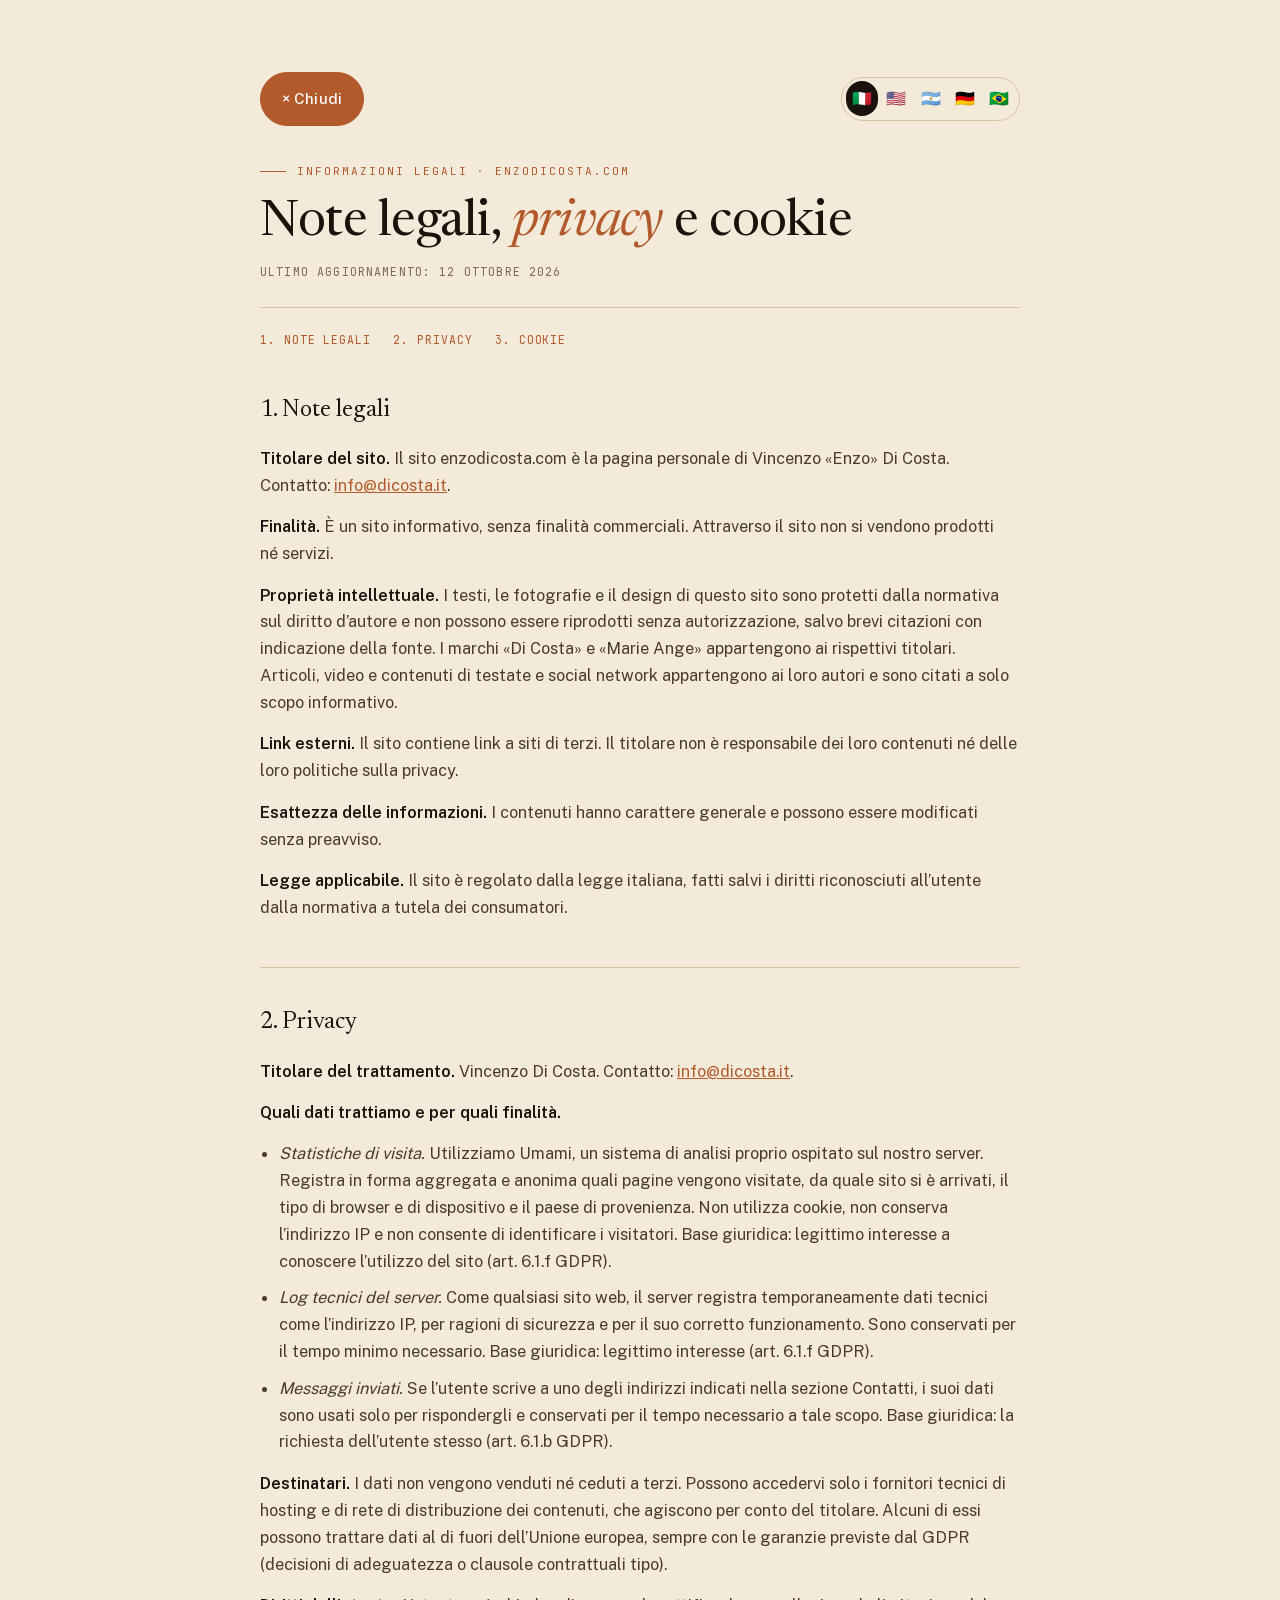
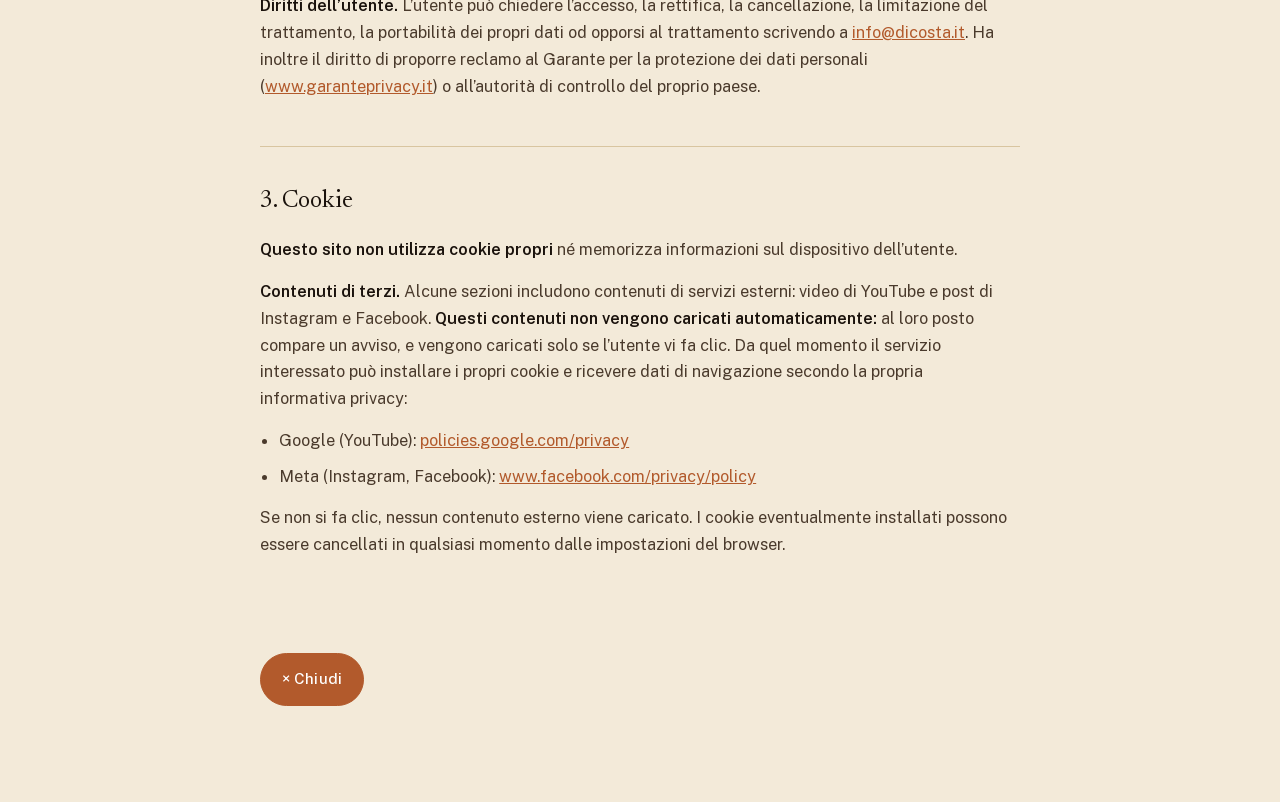
<file: legal.html>
<!doctype html>
<html lang="it">
<head>
<meta charset="utf-8" />
<meta name="viewport" content="width=device-width, initial-scale=1, viewport-fit=cover" />
<title>Note legali, privacy e cookie — Enzo Di Costa</title>
<meta name="description" content="Note legali, informativa privacy e cookie del sito enzodicosta.com." />
<link href="fonts/fonts.css" rel="stylesheet" />
<link rel="stylesheet" href="ferie/ferie-style.css" />
<style>
  .legal-toc { display: flex; flex-wrap: wrap; gap: 0.4rem 1.4rem; margin: -1rem 0 2.6rem; font-family: var(--edc-f-mono); font-size: 0.72rem; letter-spacing: 0.08em; text-transform: uppercase; }
  .legal-toc a { color: var(--edc-accent); text-decoration: none; }
  .legal-toc a:hover { color: var(--edc-ink); }
  .legal-section { scroll-margin-top: 1.5rem; padding-bottom: 2rem; border-bottom: 1px solid var(--edc-line); }
  .legal-section:last-of-type { border-bottom: 0; }
  .legal-section h2 { margin-bottom: 1rem; }
  .legal-section p { margin: 0 0 0.9rem; }
  .legal-section ul { margin: 0 0 0.9rem; padding-left: 1.2rem; color: var(--edc-ink-soft); font-size: 1.02rem; line-height: 1.65; }
  .legal-section li { margin-bottom: 0.6rem; }
  .legal-section a { color: var(--edc-accent); }
  .legal-section strong { color: var(--edc-ink); font-weight: 600; }
</style>
</head>
<body>
  <main class="fiera-page">
    <div class="fiera-wrap">
      <div class="fiera-topbar">
        <a class="fiera-back legal-close" href="enzodicosta_v06.html" data-i18n="close">× Chiudi</a>
        <div class="fiera-lang" role="group" aria-label="Lingua">
          <button data-lang-btn="it" type="button" title="Italiano" aria-label="Italiano">🇮🇹</button>
          <button data-lang-btn="en" type="button" title="English" aria-label="English">🇺🇸</button>
          <button data-lang-btn="es" type="button" title="Espanol" aria-label="Espanol">🇦🇷</button>
          <button data-lang-btn="de" type="button" title="Deutsch" aria-label="Deutsch">🇩🇪</button>
          <button data-lang-btn="pt" type="button" title="Portugues" aria-label="Portugues">🇧🇷</button>
        </div>
      </div>

      <div class="fiera-eyebrow" data-i18n="eyebrow">Informazioni legali · enzodicosta.com</div>
      <h1 class="fiera-title" data-i18n="title">Note legali, <em>privacy</em> e cookie</h1>
      <p class="fiera-meta" data-i18n="updated">Ultimo aggiornamento: 12 ottobre 2026</p>
      <nav class="legal-toc" data-i18n="toc"><a href="#avviso">1. Note legali</a><a href="#privacy">2. Privacy</a><a href="#cookies">3. Cookie</a></nav>
      <section class="fiera-block legal-section" id="avviso">
        <h2 data-i18n="h_avviso">1. Note legali</h2>
        <p data-i18n="av_1"><strong>Titolare del sito.</strong> Il sito enzodicosta.com è la pagina personale di Vincenzo «Enzo» Di Costa. Contatto: <a class="legal-email" data-user="info" data-domain="dicosta.it">info [at] dicosta.it</a>.</p>
        <p data-i18n="av_2"><strong>Finalità.</strong> È un sito informativo, senza finalità commerciali. Attraverso il sito non si vendono prodotti né servizi.</p>
        <p data-i18n="av_3"><strong>Proprietà intellettuale.</strong> I testi, le fotografie e il design di questo sito sono protetti dalla normativa sul diritto d’autore e non possono essere riprodotti senza autorizzazione, salvo brevi citazioni con indicazione della fonte. I marchi «Di Costa» e «Marie Ange» appartengono ai rispettivi titolari. Articoli, video e contenuti di testate e social network appartengono ai loro autori e sono citati a solo scopo informativo.</p>
        <p data-i18n="av_4"><strong>Link esterni.</strong> Il sito contiene link a siti di terzi. Il titolare non è responsabile dei loro contenuti né delle loro politiche sulla privacy.</p>
        <p data-i18n="av_5"><strong>Esattezza delle informazioni.</strong> I contenuti hanno carattere generale e possono essere modificati senza preavviso.</p>
        <p data-i18n="av_6"><strong>Legge applicabile.</strong> Il sito è regolato dalla legge italiana, fatti salvi i diritti riconosciuti all’utente dalla normativa a tutela dei consumatori.</p>
      </section>

      <section class="fiera-block legal-section" id="privacy">
        <h2 data-i18n="h_privacy">2. Privacy</h2>
        <p data-i18n="pr_1"><strong>Titolare del trattamento.</strong> Vincenzo Di Costa. Contatto: <a class="legal-email" data-user="info" data-domain="dicosta.it">info [at] dicosta.it</a>.</p>
        <p data-i18n="pr_2"><strong>Quali dati trattiamo e per quali finalità.</strong></p>
        <ul>
          <li data-i18n="pr_3"><em>Statistiche di visita.</em> Utilizziamo Umami, un sistema di analisi proprio ospitato sul nostro server. Registra in forma aggregata e anonima quali pagine vengono visitate, da quale sito si è arrivati, il tipo di browser e di dispositivo e il paese di provenienza. Non utilizza cookie, non conserva l’indirizzo IP e non consente di identificare i visitatori. Base giuridica: legittimo interesse a conoscere l’utilizzo del sito (art. 6.1.f GDPR).</li>
          <li data-i18n="pr_4"><em>Log tecnici del server.</em> Come qualsiasi sito web, il server registra temporaneamente dati tecnici come l’indirizzo IP, per ragioni di sicurezza e per il suo corretto funzionamento. Sono conservati per il tempo minimo necessario. Base giuridica: legittimo interesse (art. 6.1.f GDPR).</li>
          <li data-i18n="pr_5"><em>Messaggi inviati.</em> Se l’utente scrive a uno degli indirizzi indicati nella sezione Contatti, i suoi dati sono usati solo per rispondergli e conservati per il tempo necessario a tale scopo. Base giuridica: la richiesta dell’utente stesso (art. 6.1.b GDPR).</li>
        </ul>
        <p data-i18n="pr_6"><strong>Destinatari.</strong> I dati non vengono venduti né ceduti a terzi. Possono accedervi solo i fornitori tecnici di hosting e di rete di distribuzione dei contenuti, che agiscono per conto del titolare. Alcuni di essi possono trattare dati al di fuori dell’Unione europea, sempre con le garanzie previste dal GDPR (decisioni di adeguatezza o clausole contrattuali tipo).</p>
        <p data-i18n="pr_7"><strong>Diritti dell’utente.</strong> L’utente può chiedere l’accesso, la rettifica, la cancellazione, la limitazione del trattamento, la portabilità dei propri dati od opporsi al trattamento scrivendo a <a class="legal-email" data-user="info" data-domain="dicosta.it">info [at] dicosta.it</a>. Ha inoltre il diritto di proporre reclamo al Garante per la protezione dei dati personali (<a href="https://www.garanteprivacy.it" target="_blank" rel="noopener">www.garanteprivacy.it</a>) o all’autorità di controllo del proprio paese.</p>
      </section>

      <section class="fiera-block legal-section" id="cookies">
        <h2 data-i18n="h_cookies">3. Cookie</h2>
        <p data-i18n="ck_1"><strong>Questo sito non utilizza cookie propri</strong> né memorizza informazioni sul dispositivo dell’utente.</p>
        <p data-i18n="ck_2"><strong>Contenuti di terzi.</strong> Alcune sezioni includono contenuti di servizi esterni: video di YouTube e post di Instagram e Facebook. <strong>Questi contenuti non vengono caricati automaticamente:</strong> al loro posto compare un avviso, e vengono caricati solo se l’utente vi fa clic. Da quel momento il servizio interessato può installare i propri cookie e ricevere dati di navigazione secondo la propria informativa privacy:</p>
        <ul>
          <li data-i18n="ck_3">Google (YouTube): <a href="https://policies.google.com/privacy" target="_blank" rel="noopener">policies.google.com/privacy</a></li>
          <li data-i18n="ck_4">Meta (Instagram, Facebook): <a href="https://www.facebook.com/privacy/policy" target="_blank" rel="noopener">www.facebook.com/privacy/policy</a></li>
        </ul>
        <p data-i18n="ck_5">Se non si fa clic, nessun contenuto esterno viene caricato. I cookie eventualmente installati possono essere cancellati in qualsiasi momento dalle impostazioni del browser.</p>
      </section>

      <a class="fiera-back fiera-back--bottom legal-close" href="enzodicosta_v06.html" data-i18n="close">× Chiudi</a>
    </div>
  </main>
  <script src="ferie/ferie-i18n.js"></script>
  <script>
    initFieraI18n({
      en: {
      "close": "× Close",
      "eyebrow": "Legal information · enzodicosta.com",
      "title": "Legal notice, <em>privacy</em> and cookies",
      "updated": "Last updated: 12 October 2026",
      "toc": "<a href=\"#avviso\">1. Legal notice</a><a href=\"#privacy\">2. Privacy</a><a href=\"#cookies\">3. Cookies</a>",
      "h_avviso": "1. Legal notice",
      "av_1": "<strong>Site owner.</strong> enzodicosta.com is the personal website of Vincenzo “Enzo” Di Costa. Contact: <a class=\"legal-email\" data-user=\"info\" data-domain=\"dicosta.it\">info [at] dicosta.it</a>.",
      "av_2": "<strong>Purpose.</strong> This is an informational website with no commercial purpose. No products or services are sold through it.",
      "av_3": "<strong>Intellectual property.</strong> The texts, photographs and design of this website are protected by copyright and may not be reproduced without permission, except for brief quotations with acknowledgement of the source. The “Di Costa” and “Marie Ange” trademarks belong to their respective owners. Articles, videos and posts from media outlets and social networks belong to their authors and are cited for information only.",
      "av_4": "<strong>External links.</strong> This website contains links to third-party sites. The owner is not responsible for their content or their privacy policies.",
      "av_5": "<strong>Accuracy of information.</strong> The content is of a general nature and may change without notice.",
      "av_6": "<strong>Governing law.</strong> This website is governed by Italian law, without prejudice to the rights granted to users by consumer protection legislation.",
      "h_privacy": "2. Privacy",
      "pr_1": "<strong>Data controller.</strong> Vincenzo Di Costa. Contact: <a class=\"legal-email\" data-user=\"info\" data-domain=\"dicosta.it\">info [at] dicosta.it</a>.",
      "pr_2": "<strong>What data we process and why.</strong>",
      "pr_3": "<em>Visit statistics.</em> We use Umami, our own analytics system hosted on our server. It records, in aggregate and anonymous form, which pages are visited, which site visitors came from, the type of browser and device, and the country of origin. It uses no cookies, does not store IP addresses and does not allow visitors to be identified. Legal basis: legitimate interest in understanding how the website is used (Art. 6(1)(f) GDPR).",
      "pr_4": "<em>Server logs.</em> Like any website, the server temporarily records technical data such as the IP address, for security and to function properly. These are kept for the minimum time necessary. Legal basis: legitimate interest (Art. 6(1)(f) GDPR).",
      "pr_5": "<em>Messages you send us.</em> If you write to any of the addresses listed under Contact, your data is used only to reply to you and is kept for as long as necessary for that purpose. Legal basis: your own request (Art. 6(1)(b) GDPR).",
      "pr_6": "<strong>Recipients.</strong> Data is not sold or passed on to third parties. Only the technical hosting and content delivery network providers, acting on the owner’s behalf, may access it. Some of them may process data outside the European Union, always with the safeguards provided by the GDPR (adequacy decisions or standard contractual clauses).",
      "pr_7": "<strong>Your rights.</strong> You may request access to, rectification, erasure or portability of your data, restriction of processing, or object to processing by writing to <a class=\"legal-email\" data-user=\"info\" data-domain=\"dicosta.it\">info [at] dicosta.it</a>. You also have the right to lodge a complaint with the Italian Data Protection Authority (<a href=\"https://www.garanteprivacy.it\" target=\"_blank\" rel=\"noopener\">www.garanteprivacy.it</a>) or with the supervisory authority of your country.",
      "h_cookies": "3. Cookies",
      "ck_1": "<strong>This website does not use its own cookies</strong> or store any information on your device.",
      "ck_2": "<strong>Third-party content.</strong> Some sections include content from external services: YouTube videos and Instagram and Facebook posts. <strong>This content is not loaded automatically.</strong> A notice is shown in its place, and it only loads if you click on it. From that moment, the service concerned may set its own cookies and receive browsing data in accordance with its privacy policy:",
      "ck_3": "Google (YouTube): <a href=\"https://policies.google.com/privacy\" target=\"_blank\" rel=\"noopener\">policies.google.com/privacy</a>",
      "ck_4": "Meta (Instagram, Facebook): <a href=\"https://www.facebook.com/privacy/policy\" target=\"_blank\" rel=\"noopener\">www.facebook.com/privacy/policy</a>",
      "ck_5": "If you do not click, no external content is loaded. Any cookies that have been set can be deleted at any time from your browser settings."
    },
      es: {
      "close": "× Cerrar",
      "eyebrow": "Información legal · enzodicosta.com",
      "title": "Aviso legal, <em>privacidad</em> y cookies",
      "updated": "Última actualización: 12 de octubre de 2026",
      "toc": "<a href=\"#avviso\">1. Aviso legal</a><a href=\"#privacy\">2. Privacidad</a><a href=\"#cookies\">3. Cookies</a>",
      "h_avviso": "1. Aviso legal",
      "av_1": "<strong>Titular del sitio.</strong> El sitio enzodicosta.com es la página personal de Vincenzo «Enzo» Di Costa. Contacto: <a class=\"legal-email\" data-user=\"info\" data-domain=\"dicosta.it\">info [at] dicosta.it</a>.",
      "av_2": "<strong>Finalidad.</strong> Es un sitio informativo, sin fines comerciales. A través de él no se venden productos ni servicios.",
      "av_3": "<strong>Propiedad intelectual.</strong> Los textos, fotografías y el diseño de este sitio están protegidos por la normativa sobre derechos de autor. No se pueden reproducir sin autorización, salvo citas breves con indicación de la fuente. Las marcas «Di Costa» y «Marie Ange» pertenecen a sus respectivos titulares. Los artículos, videos y publicaciones de medios y redes sociales pertenecen a sus autores y se citan solo con fines informativos.",
      "av_4": "<strong>Enlaces externos.</strong> El sitio contiene enlaces a sitios de terceros. El titular no es responsable de su contenido ni de sus políticas de privacidad.",
      "av_5": "<strong>Exactitud de la información.</strong> El contenido es de carácter general y puede cambiar sin previo aviso.",
      "av_6": "<strong>Ley aplicable.</strong> Este sitio se rige por la ley italiana, sin perjuicio de los derechos que la normativa de protección del consumidor reconozca al usuario.",
      "h_privacy": "2. Privacidad",
      "pr_1": "<strong>Responsable del tratamiento.</strong> Vincenzo Di Costa. Contacto: <a class=\"legal-email\" data-user=\"info\" data-domain=\"dicosta.it\">info [at] dicosta.it</a>.",
      "pr_2": "<strong>Qué datos tratamos y para qué.</strong>",
      "pr_3": "<em>Estadísticas de visitas.</em> Usamos Umami, un sistema de analítica propio alojado en nuestro servidor. Registra de forma agregada y anónima qué páginas se visitan, desde qué sitio se llegó, el tipo de navegador y dispositivo, y el país de origen. No usa cookies, no guarda la dirección IP y no permite identificar a los visitantes. Base jurídica: interés legítimo en conocer el uso del sitio (art. 6.1.f del RGPD).",
      "pr_4": "<em>Registros técnicos del servidor.</em> Como cualquier sitio web, el servidor registra temporalmente datos técnicos como la dirección IP, por seguridad y para su correcto funcionamiento. Se conservan por el tiempo mínimo necesario. Base jurídica: interés legítimo (art. 6.1.f del RGPD).",
      "pr_5": "<em>Mensajes que nos envíe.</em> Si escribe a alguna de las direcciones indicadas en Contactos, usamos sus datos solo para responderle y los conservamos mientras sea necesario para ese fin. Base jurídica: su propia solicitud (art. 6.1.b del RGPD).",
      "pr_6": "<strong>Destinatarios.</strong> Los datos no se venden ni se ceden a terceros. Solo pueden acceder a ellos los proveedores técnicos de alojamiento y de red de distribución de contenidos, que actúan por cuenta del titular. Algunos de ellos pueden tratar datos fuera de la Unión Europea, siempre con las garantías previstas en el RGPD (decisiones de adecuación o cláusulas contractuales tipo).",
      "pr_7": "<strong>Sus derechos.</strong> Puede solicitar el acceso, la rectificación, la supresión, la limitación u oposición al tratamiento y la portabilidad de sus datos escribiendo a <a class=\"legal-email\" data-user=\"info\" data-domain=\"dicosta.it\">info [at] dicosta.it</a>. También tiene derecho a presentar una reclamación ante el Garante para la protección de datos personales (<a href=\"https://www.garanteprivacy.it\" target=\"_blank\" rel=\"noopener\">www.garanteprivacy.it</a>) o ante la autoridad de control de su país.",
      "h_cookies": "3. Cookies",
      "ck_1": "<strong>Este sitio no usa cookies propias</strong> ni guarda información en su dispositivo.",
      "ck_2": "<strong>Contenidos de terceros.</strong> Algunas secciones incluyen contenidos de servicios externos: videos de YouTube y publicaciones de Instagram y Facebook. <strong>Estos contenidos no se cargan automáticamente.</strong> En su lugar aparece un aviso, y solo se cargan si usted hace clic en él. A partir de ese momento, el servicio correspondiente puede instalar sus propias cookies y recibir datos de navegación según su política de privacidad:",
      "ck_3": "Google (YouTube): <a href=\"https://policies.google.com/privacy\" target=\"_blank\" rel=\"noopener\">policies.google.com/privacy</a>",
      "ck_4": "Meta (Instagram, Facebook): <a href=\"https://www.facebook.com/privacy/policy\" target=\"_blank\" rel=\"noopener\">www.facebook.com/privacy/policy</a>",
      "ck_5": "Si no hace clic, no se carga ningún contenido externo. Puede borrar en cualquier momento las cookies instaladas desde la configuración de su navegador."
    },
      de: {
      "close": "× Schließen",
      "eyebrow": "Rechtliche Hinweise · enzodicosta.com",
      "title": "Impressum, <em>Datenschutz</em> und Cookies",
      "updated": "Letzte Aktualisierung: 12. Oktober 2026",
      "toc": "<a href=\"#avviso\">1. Impressum</a><a href=\"#privacy\">2. Datenschutz</a><a href=\"#cookies\">3. Cookies</a>",
      "h_avviso": "1. Impressum",
      "av_1": "<strong>Inhaber der Website.</strong> enzodicosta.com ist die persönliche Website von Vincenzo „Enzo“ Di Costa. Kontakt: <a class=\"legal-email\" data-user=\"info\" data-domain=\"dicosta.it\">info [at] dicosta.it</a>.",
      "av_2": "<strong>Zweck.</strong> Es handelt sich um eine rein informative Website ohne kommerziellen Zweck. Über sie werden keine Produkte oder Dienstleistungen verkauft.",
      "av_3": "<strong>Geistiges Eigentum.</strong> Texte, Fotografien und Gestaltung dieser Website sind urheberrechtlich geschützt und dürfen ohne Genehmigung nicht vervielfältigt werden, ausgenommen kurze Zitate mit Quellenangabe. Die Marken „Di Costa“ und „Marie Ange“ gehören ihren jeweiligen Inhabern. Artikel, Videos und Beiträge von Medien und sozialen Netzwerken gehören ihren Urhebern und werden ausschließlich zu Informationszwecken zitiert.",
      "av_4": "<strong>Externe Links.</strong> Die Website enthält Links zu Websites Dritter. Der Inhaber ist für deren Inhalte und Datenschutzrichtlinien nicht verantwortlich.",
      "av_5": "<strong>Richtigkeit der Informationen.</strong> Die Inhalte sind allgemeiner Natur und können ohne Vorankündigung geändert werden.",
      "av_6": "<strong>Anwendbares Recht.</strong> Für diese Website gilt italienisches Recht, unbeschadet der Rechte, die Verbraucherschutzvorschriften den Nutzern gewähren.",
      "h_privacy": "2. Datenschutz",
      "pr_1": "<strong>Verantwortlicher.</strong> Vincenzo Di Costa. Kontakt: <a class=\"legal-email\" data-user=\"info\" data-domain=\"dicosta.it\">info [at] dicosta.it</a>.",
      "pr_2": "<strong>Welche Daten wir verarbeiten und wozu.</strong>",
      "pr_3": "<em>Besuchsstatistiken.</em> Wir verwenden Umami, ein eigenes, auf unserem Server betriebenes Analysesystem. Es erfasst in zusammengefasster und anonymer Form, welche Seiten besucht werden, von welcher Website Besucher kommen, Browser- und Gerätetyp sowie das Herkunftsland. Es verwendet keine Cookies, speichert keine IP-Adressen und ermöglicht keine Identifizierung der Besucher. Rechtsgrundlage: berechtigtes Interesse an der Kenntnis der Nutzung der Website (Art. 6 Abs. 1 lit. f DSGVO).",
      "pr_4": "<em>Server-Logdateien.</em> Wie jede Website speichert der Server vorübergehend technische Daten wie die IP-Adresse, aus Sicherheitsgründen und für den ordnungsgemäßen Betrieb. Sie werden nur so lange wie unbedingt nötig aufbewahrt. Rechtsgrundlage: berechtigtes Interesse (Art. 6 Abs. 1 lit. f DSGVO).",
      "pr_5": "<em>Nachrichten an uns.</em> Wenn Sie an eine der unter Kontakt angegebenen Adressen schreiben, verwenden wir Ihre Daten nur zur Beantwortung und bewahren sie so lange auf, wie dies dafür erforderlich ist. Rechtsgrundlage: Ihre eigene Anfrage (Art. 6 Abs. 1 lit. b DSGVO).",
      "pr_6": "<strong>Empfänger.</strong> Die Daten werden weder verkauft noch an Dritte weitergegeben. Zugriff haben nur die technischen Dienstleister für Hosting und Content-Delivery-Netzwerk, die im Auftrag des Inhabers handeln. Einige von ihnen können Daten außerhalb der Europäischen Union verarbeiten, stets mit den in der DSGVO vorgesehenen Garantien (Angemessenheitsbeschlüsse oder Standardvertragsklauseln).",
      "pr_7": "<strong>Ihre Rechte.</strong> Sie können Auskunft, Berichtigung, Löschung, Einschränkung der Verarbeitung und Datenübertragbarkeit verlangen oder der Verarbeitung widersprechen, indem Sie an <a class=\"legal-email\" data-user=\"info\" data-domain=\"dicosta.it\">info [at] dicosta.it</a> schreiben. Außerdem haben Sie das Recht, Beschwerde bei der italienischen Datenschutzbehörde (<a href=\"https://www.garanteprivacy.it\" target=\"_blank\" rel=\"noopener\">www.garanteprivacy.it</a>) oder bei der Aufsichtsbehörde Ihres Landes einzulegen.",
      "h_cookies": "3. Cookies",
      "ck_1": "<strong>Diese Website verwendet keine eigenen Cookies</strong> und speichert keine Informationen auf Ihrem Gerät.",
      "ck_2": "<strong>Inhalte Dritter.</strong> Einige Bereiche enthalten Inhalte externer Dienste: YouTube-Videos sowie Beiträge von Instagram und Facebook. <strong>Diese Inhalte werden nicht automatisch geladen.</strong> An ihrer Stelle erscheint ein Hinweis, und sie werden erst geladen, wenn Sie darauf klicken. Ab diesem Moment kann der jeweilige Dienst eigene Cookies setzen und Nutzungsdaten gemäß seiner Datenschutzerklärung erhalten:",
      "ck_3": "Google (YouTube): <a href=\"https://policies.google.com/privacy\" target=\"_blank\" rel=\"noopener\">policies.google.com/privacy</a>",
      "ck_4": "Meta (Instagram, Facebook): <a href=\"https://www.facebook.com/privacy/policy\" target=\"_blank\" rel=\"noopener\">www.facebook.com/privacy/policy</a>",
      "ck_5": "Ohne Klick werden keine externen Inhalte geladen. Gesetzte Cookies können Sie jederzeit in den Einstellungen Ihres Browsers löschen."
    },
      pt: {
      "close": "× Fechar",
      "eyebrow": "Informações legais · enzodicosta.com",
      "title": "Aviso legal, <em>privacidade</em> e cookies",
      "updated": "Última atualização: 12 de outubro de 2026",
      "toc": "<a href=\"#avviso\">1. Aviso legal</a><a href=\"#privacy\">2. Privacidade</a><a href=\"#cookies\">3. Cookies</a>",
      "h_avviso": "1. Aviso legal",
      "av_1": "<strong>Titular do site.</strong> O site enzodicosta.com é a página pessoal de Vincenzo “Enzo” Di Costa. Contato: <a class=\"legal-email\" data-user=\"info\" data-domain=\"dicosta.it\">info [at] dicosta.it</a>.",
      "av_2": "<strong>Finalidade.</strong> É um site informativo, sem fins comerciais. Por meio dele não são vendidos produtos nem serviços.",
      "av_3": "<strong>Propriedade intelectual.</strong> Os textos, as fotografias e o design deste site são protegidos pela legislação de direitos autorais e não podem ser reproduzidos sem autorização, salvo citações breves com indicação da fonte. As marcas “Di Costa” e “Marie Ange” pertencem aos respectivos titulares. Artigos, vídeos e publicações de veículos de imprensa e redes sociais pertencem a seus autores e são citados apenas para fins informativos.",
      "av_4": "<strong>Links externos.</strong> O site contém links para sites de terceiros. O titular não é responsável pelo conteúdo nem pelas políticas de privacidade desses sites.",
      "av_5": "<strong>Exatidão das informações.</strong> O conteúdo é de caráter geral e pode mudar sem aviso prévio.",
      "av_6": "<strong>Lei aplicável.</strong> Este site rege-se pela lei italiana, sem prejuízo dos direitos que a legislação de proteção do consumidor reconheça ao usuário.",
      "h_privacy": "2. Privacidade",
      "pr_1": "<strong>Controlador dos dados.</strong> Vincenzo Di Costa. Contato: <a class=\"legal-email\" data-user=\"info\" data-domain=\"dicosta.it\">info [at] dicosta.it</a>.",
      "pr_2": "<strong>Quais dados tratamos e para quê.</strong>",
      "pr_3": "<em>Estatísticas de visitas.</em> Usamos o Umami, um sistema de análise próprio hospedado em nosso servidor. Ele registra de forma agregada e anônima quais páginas são visitadas, de qual site o visitante veio, o tipo de navegador e de dispositivo e o país de origem. Não usa cookies, não guarda o endereço IP e não permite identificar os visitantes. Base legal: interesse legítimo em conhecer o uso do site (art. 6.º, n.º 1, alínea f, do RGPD).",
      "pr_4": "<em>Registros técnicos do servidor.</em> Como qualquer site, o servidor registra temporariamente dados técnicos como o endereço IP, por segurança e para seu correto funcionamento. São conservados pelo tempo mínimo necessário. Base legal: interesse legítimo (art. 6.º, n.º 1, alínea f, do RGPD).",
      "pr_5": "<em>Mensagens que nos enviar.</em> Se escrever para algum dos endereços indicados em Contatos, usamos seus dados apenas para responder e os conservamos pelo tempo necessário para essa finalidade. Base legal: sua própria solicitação (art. 6.º, n.º 1, alínea b, do RGPD).",
      "pr_6": "<strong>Destinatários.</strong> Os dados não são vendidos nem cedidos a terceiros. Só podem acessá-los os fornecedores técnicos de hospedagem e de rede de distribuição de conteúdo, que atuam por conta do titular. Alguns deles podem tratar dados fora da União Europeia, sempre com as garantias previstas no RGPD (decisões de adequação ou cláusulas contratuais-tipo).",
      "pr_7": "<strong>Seus direitos.</strong> Pode solicitar o acesso, a retificação, o apagamento, a limitação ou oposição ao tratamento e a portabilidade dos seus dados escrevendo para <a class=\"legal-email\" data-user=\"info\" data-domain=\"dicosta.it\">info [at] dicosta.it</a>. Também tem o direito de apresentar reclamação à autoridade italiana de proteção de dados (<a href=\"https://www.garanteprivacy.it\" target=\"_blank\" rel=\"noopener\">www.garanteprivacy.it</a>) ou à autoridade de controle do seu país.",
      "h_cookies": "3. Cookies",
      "ck_1": "<strong>Este site não usa cookies próprios</strong> nem guarda informações no seu dispositivo.",
      "ck_2": "<strong>Conteúdos de terceiros.</strong> Algumas seções incluem conteúdos de serviços externos: vídeos do YouTube e publicações do Instagram e do Facebook. <strong>Esses conteúdos não são carregados automaticamente.</strong> Em seu lugar aparece um aviso, e eles só são carregados se você clicar nele. A partir desse momento, o serviço correspondente pode instalar seus próprios cookies e receber dados de navegação conforme sua política de privacidade:",
      "ck_3": "Google (YouTube): <a href=\"https://policies.google.com/privacy\" target=\"_blank\" rel=\"noopener\">policies.google.com/privacy</a>",
      "ck_4": "Meta (Instagram, Facebook): <a href=\"https://www.facebook.com/privacy/policy\" target=\"_blank\" rel=\"noopener\">www.facebook.com/privacy/policy</a>",
      "ck_5": "Se não clicar, nenhum conteúdo externo é carregado. Os cookies eventualmente instalados podem ser apagados a qualquer momento nas configurações do navegador."
    }
    });

    (function () {
      // email links built at runtime, as on the main page, so the raw HTML never exposes the address
      function fillEmails() {
        document.querySelectorAll('.legal-email').forEach(function (el) {
          var addr = el.getAttribute('data-user') + '@' + el.getAttribute('data-domain');
          el.textContent = addr;
          el.setAttribute('href', 'mailto:' + addr);
        });
      }
      fillEmails();
      document.querySelectorAll('[data-lang-btn]').forEach(function (b) {
        b.addEventListener('click', fillEmails);
      });

      // index links scroll without adding history entries, so "Close" can always step back to the site
      document.querySelector('.legal-toc').addEventListener('click', function (e) {
        var a = e.target.closest('a[href^="#"]');
        if (!a) return;
        var target = document.getElementById(a.getAttribute('href').slice(1));
        if (!target) return;
        e.preventDefault();
        target.scrollIntoView({ behavior: 'smooth' });
        history.replaceState(null, '', location.pathname + location.search + a.getAttribute('href'));
      });

      // "Close": if the visitor came from the site and kept the same language, go back
      // to exactly where they were; otherwise follow the link (which carries ?lang=).
      var startLang = document.documentElement.getAttribute('lang');
      var fromSite = document.referrer && document.referrer.indexOf(location.origin) === 0 &&
                     document.referrer.indexOf('legal.html') === -1;
      document.querySelectorAll('.legal-close').forEach(function (a) {
        a.addEventListener('click', function (e) {
          if (fromSite && history.length > 1 && document.documentElement.getAttribute('lang') === startLang) {
            e.preventDefault();
            history.back();
          }
        });
      });
    })();
  </script>
</body>
</html>
</file>
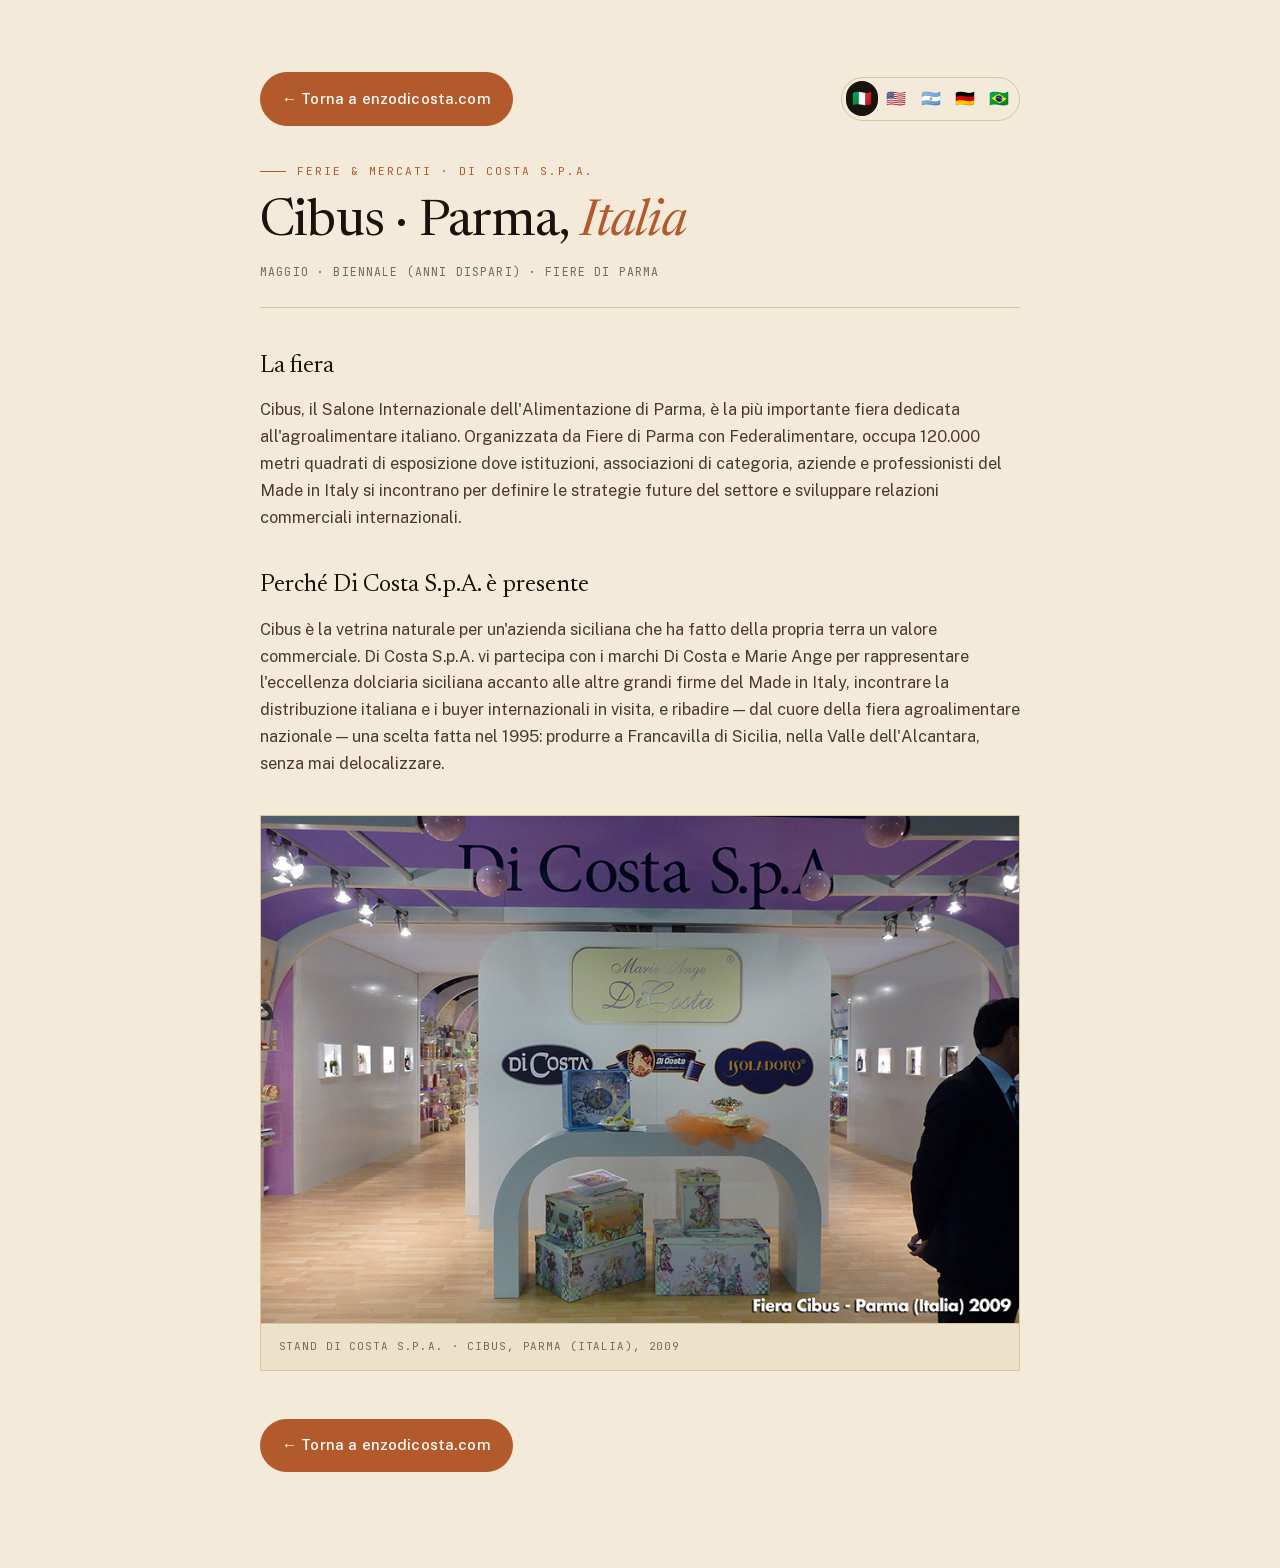
<file: ferie/cibus-parma.html>
<!doctype html>
<html lang="it">
<head>
<meta charset="utf-8" />
<meta name="viewport" content="width=device-width, initial-scale=1, viewport-fit=cover" />
<title>Cibus · Parma — Enzo Di Costa</title>
<meta name="description" content="Di Costa S.p.A. e Marie Ange a Cibus, il salone internazionale dell'alimentazione di Parma." />
<link href="../fonts/fonts.css" rel="stylesheet" />
<link rel="stylesheet" href="ferie-style.css" />
</head>
<body>
  <main class="fiera-page">
    <div class="fiera-wrap">
      <div class="fiera-topbar">
        <a class="fiera-back" href="../enzodicosta_v06.html#ferias" data-i18n="back">← Torna a enzodicosta.com</a>
        <div class="fiera-lang" role="group" aria-label="Lingua">
          <button data-lang-btn="it" type="button" title="Italiano" aria-label="Italiano">🇮🇹</button>
          <button data-lang-btn="en" type="button" title="English" aria-label="English">🇺🇸</button>
          <button data-lang-btn="es" type="button" title="Espanol" aria-label="Espanol">🇦🇷</button>
          <button data-lang-btn="de" type="button" title="Deutsch" aria-label="Deutsch">🇩🇪</button>
          <button data-lang-btn="pt" type="button" title="Portugues" aria-label="Portugues">🇧🇷</button>
        </div>
      </div>

      <div class="fiera-eyebrow" data-i18n="eyebrow">Ferie &amp; mercati · Di Costa S.p.A.</div>
      <h1 class="fiera-title" data-i18n="title">Cibus · Parma, <em>Italia</em></h1>
      <p class="fiera-meta" data-i18n="meta">Maggio · biennale (anni dispari) · Fiere di Parma</p>

      <section class="fiera-block">
        <h2 data-i18n="h2_1">La fiera</h2>
        <p data-i18n="p1">Cibus, il Salone Internazionale dell'Alimentazione di Parma, è la più importante fiera dedicata all'agroalimentare italiano. Organizzata da Fiere di Parma con Federalimentare, occupa 120.000 metri quadrati di esposizione dove istituzioni, associazioni di categoria, aziende e professionisti del Made in Italy si incontrano per definire le strategie future del settore e sviluppare relazioni commerciali internazionali.</p>
      </section>

      <section class="fiera-block">
        <h2 data-i18n="h2_2">Perché Di Costa S.p.A. è presente</h2>
        <p data-i18n="p2">Cibus è la vetrina naturale per un'azienda siciliana che ha fatto della propria terra un valore commerciale. Di Costa S.p.A. vi partecipa con i marchi Di Costa e Marie Ange per rappresentare l'eccellenza dolciaria siciliana accanto alle altre grandi firme del Made in Italy, incontrare la distribuzione italiana e i buyer internazionali in visita, e ribadire — dal cuore della fiera agroalimentare nazionale — una scelta fatta nel 1995: produrre a Francavilla di Sicilia, nella Valle dell'Alcantara, senza mai delocalizzare.</p>
      </section>

      <figure class="fiera-figure">
        <img src="../fotos recibidas/Foto stand fiere/2009 Cibus copia.jpg" alt="Stand Di Costa S.p.A. — Cibus, Parma, 2009" loading="lazy" data-i18n-alt="img_alt" />
        <figcaption data-i18n="figcaption">Stand Di Costa S.p.A. · Cibus, Parma (Italia), 2009</figcaption>
      </figure>

      <a class="fiera-back fiera-back--bottom" href="../enzodicosta_v06.html#ferias" data-i18n="back">← Torna a enzodicosta.com</a>
    </div>
  </main>
  <script src="ferie-i18n.js"></script>
  <script>
    initFieraI18n({
      en: {
        back: '← Back to enzodicosta.com',
        eyebrow: 'Trade Fairs &amp; Markets · Di Costa S.p.A.',
        title: 'Cibus · Parma, <em>Italy</em>',
        meta: 'May · biennial (odd years) · Fiere di Parma',
        h2_1: 'The fair',
        p1: "Cibus, the International Food Exhibition of Parma, is the most important trade fair dedicated to Italian agri-food. Organized by Fiere di Parma together with Federalimentare, it covers 120,000 square metres of exhibition space where institutions, trade associations, companies and Made in Italy professionals meet to shape the industry&rsquo;s future strategies and build international business relationships.",
        h2_2: 'Why Di Costa S.p.A. is there',
        p2: "Cibus is the natural showcase for a Sicilian company that has turned its own land into a commercial asset. Di Costa S.p.A. takes part with the Di Costa and Marie Ange brands to represent Sicilian confectionery excellence alongside the other great names of Made in Italy, meet Italian distribution and visiting international buyers, and restate — from the heart of the national agri-food fair — a choice made in 1995: to manufacture in Francavilla di Sicilia, in the Alcantara Valley, without ever relocating.",
        figcaption: 'Di Costa S.p.A. stand · Cibus, Parma (Italy), 2009',
        img_alt: 'Di Costa S.p.A. stand — Cibus, Parma, 2009'
      },
      es: {
        back: '← Volver a enzodicosta.com',
        eyebrow: 'Ferias y mercados · Di Costa S.p.A.',
        title: 'Cibus · Parma, <em>Italia</em>',
        meta: 'Mayo · bienal (años impares) · Fiere di Parma',
        h2_1: 'La feria',
        p1: 'Cibus, el Salón Internacional de la Alimentación de Parma, es la feria más importante dedicada al sector agroalimentario italiano. Organizada por Fiere di Parma junto con Federalimentare, ocupa 120.000 metros cuadrados de exposición donde instituciones, asociaciones sectoriales, empresas y profesionales del Made in Italy se encuentran para definir las estrategias futuras del sector y desarrollar relaciones comerciales internacionales.',
        h2_2: 'Por qué está presente Di Costa S.p.A.',
        p2: 'Cibus es la vitrina natural para una empresa siciliana que ha convertido su propia tierra en un valor comercial. Di Costa S.p.A. participa con las marcas Di Costa y Marie Ange para representar la excelencia dulciaria siciliana junto a las demás grandes firmas del Made in Italy, encontrarse con la distribución italiana y los compradores internacionales que visitan la feria, y reafirmar — desde el corazón de la feria agroalimentaria nacional — una decisión tomada en 1995: producir en Francavilla di Sicilia, en el Valle del Alcántara, sin deslocalizar nunca.',
        figcaption: 'Stand de Di Costa S.p.A. · Cibus, Parma (Italia), 2009',
        img_alt: 'Stand de Di Costa S.p.A. — Cibus, Parma, 2009'
      },
      de: {
        back: '← Zurück zu enzodicosta.com',
        eyebrow: 'Messen &amp; Märkte · Di Costa S.p.A.',
        title: 'Cibus · Parma, <em>Italien</em>',
        meta: 'Mai · alle zwei Jahre (ungerade Jahre) · Fiere di Parma',
        h2_1: 'Die Messe',
        p1: 'Cibus, die Internationale Lebensmittelmesse von Parma, ist die bedeutendste Fachmesse für die italienische Agrar- und Lebensmittelbranche. Organisiert von Fiere di Parma gemeinsam mit Federalimentare, umfasst sie 120.000 Quadratmeter Ausstellungsfläche, auf der Institutionen, Branchenverbände, Unternehmen und Fachleute des Made in Italy zusammentreffen, um die zukünftigen Strategien der Branche zu gestalten und internationale Geschäftsbeziehungen aufzubauen.',
        h2_2: 'Warum Di Costa S.p.A. dabei ist',
        p2: 'Cibus ist das natürliche Schaufenster für ein sizilianisches Unternehmen, das aus seinem eigenen Land einen kommerziellen Wert gemacht hat. Di Costa S.p.A. nimmt mit den Marken Di Costa und Marie Ange teil, um die sizilianische Süßwarenexzellenz neben den anderen großen Namen des Made in Italy zu vertreten, den italienischen Handel und die internationalen Besucher zu treffen, und — aus dem Herzen der nationalen Agrar- und Lebensmittelmesse — eine 1995 getroffene Entscheidung zu bekräftigen: die Produktion in Francavilla di Sicilia im Alcantara-Tal, ohne je zu verlagern.',
        figcaption: 'Di Costa S.p.A. Stand · Cibus, Parma (Italien), 2009',
        img_alt: 'Di Costa S.p.A. Stand — Cibus, Parma, 2009'
      },
      pt: {
        back: '← Voltar para enzodicosta.com',
        eyebrow: 'Feiras &amp; mercados · Di Costa S.p.A.',
        title: 'Cibus · Parma, <em>Itália</em>',
        meta: 'Maio · bienal (anos ímpares) · Fiere di Parma',
        h2_1: 'A feira',
        p1: 'Cibus, o Salão Internacional da Alimentação de Parma, é a feira mais importante dedicada ao agronegócio italiano. Organizada pela Fiere di Parma com a Federalimentare, ocupa 120.000 metros quadrados de exposição onde instituições, associações setoriais, empresas e profissionais do Made in Italy se encontram para definir as estratégias futuras do setor e desenvolver relações comerciais internacionais.',
        h2_2: 'Por que a Di Costa S.p.A. está presente',
        p2: 'A Cibus é a vitrine natural para uma empresa siciliana que transformou sua própria terra em um valor comercial. A Di Costa S.p.A. participa com as marcas Di Costa e Marie Ange para representar a excelência doceira siciliana ao lado das outras grandes marcas do Made in Italy, encontrar a distribuição italiana e os compradores internacionais visitantes, e reafirmar — do coração da feira agroalimentar nacional — uma decisão tomada em 1995: produzir em Francavilla di Sicilia, no Vale do Alcântara, sem nunca deslocalizar.',
        figcaption: 'Estande da Di Costa S.p.A. · Cibus, Parma (Itália), 2009',
        img_alt: 'Estande da Di Costa S.p.A. — Cibus, Parma, 2009'
      }
    });
  </script>
</body>
</html>
</file>
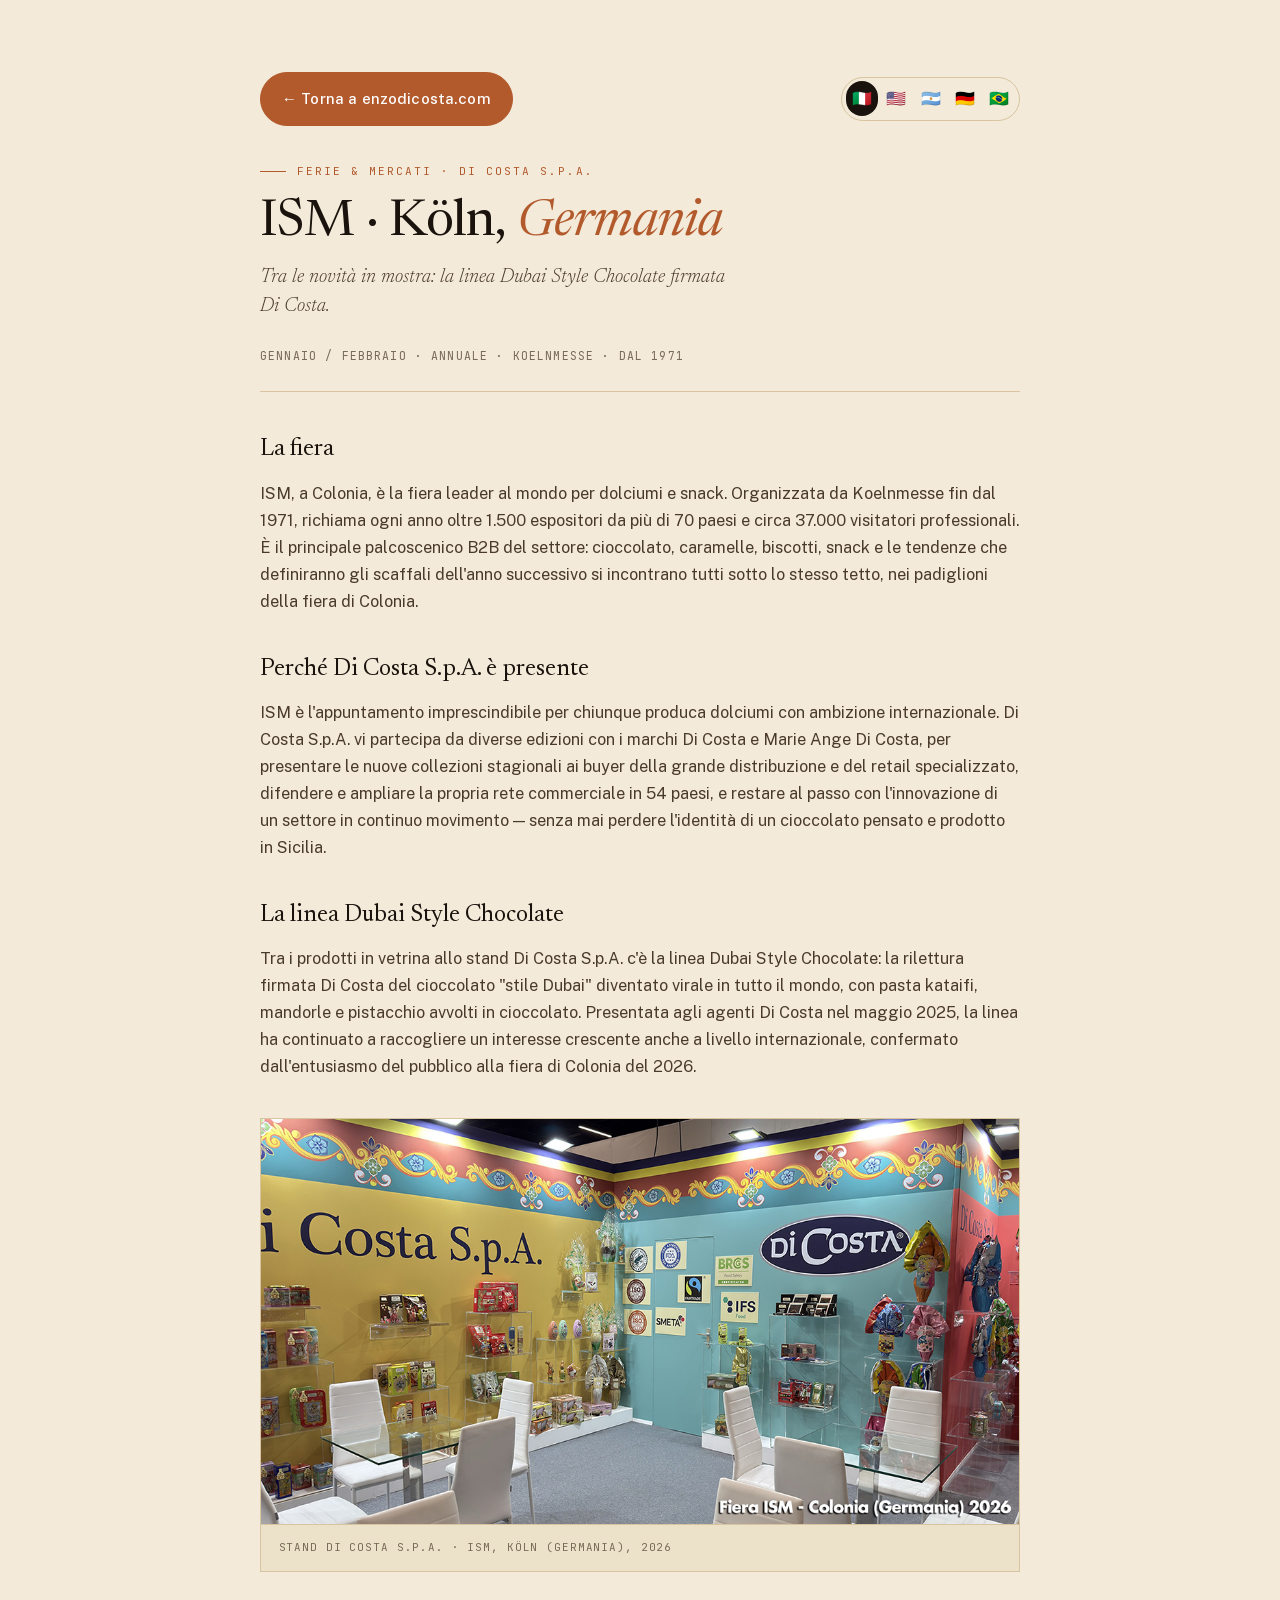
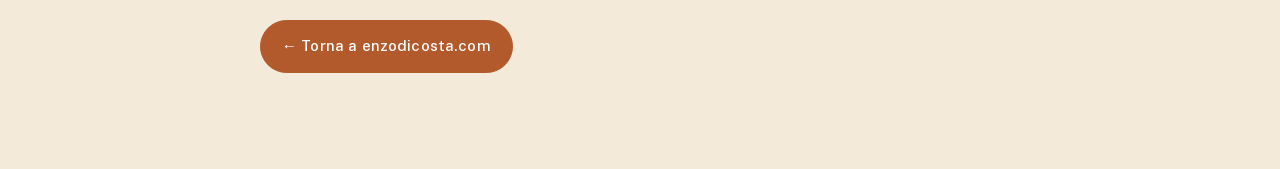
<file: ferie/ism-koln.html>
<!doctype html>
<html lang="it">
<head>
<meta charset="utf-8" />
<meta name="viewport" content="width=device-width, initial-scale=1, viewport-fit=cover" />
<title>ISM · Köln — Enzo Di Costa</title>
<meta name="description" content="Di Costa S.p.A. e Marie Ange a ISM, la fiera mondiale di dolciumi e snack di Colonia." />
<link href="../fonts/fonts.css" rel="stylesheet" />
<link rel="stylesheet" href="ferie-style.css" />
</head>
<body>
  <main class="fiera-page">
    <div class="fiera-wrap">
      <div class="fiera-topbar">
        <a class="fiera-back" href="../enzodicosta_v06.html#ferias" data-i18n="back">← Torna a enzodicosta.com</a>
        <div class="fiera-lang" role="group" aria-label="Lingua">
          <button data-lang-btn="it" type="button" title="Italiano" aria-label="Italiano">🇮🇹</button>
          <button data-lang-btn="en" type="button" title="English" aria-label="English">🇺🇸</button>
          <button data-lang-btn="es" type="button" title="Espanol" aria-label="Espanol">🇦🇷</button>
          <button data-lang-btn="de" type="button" title="Deutsch" aria-label="Deutsch">🇩🇪</button>
          <button data-lang-btn="pt" type="button" title="Portugues" aria-label="Portugues">🇧🇷</button>
        </div>
      </div>

      <div class="fiera-eyebrow" data-i18n="eyebrow">Ferie &amp; mercati · Di Costa S.p.A.</div>
      <h1 class="fiera-title" data-i18n="title">ISM · Köln, <em>Germania</em></h1>
      <p class="fiera-dek" data-i18n="dek">Tra le novità in mostra: la linea Dubai Style Chocolate firmata Di Costa.</p>
      <p class="fiera-meta" data-i18n="meta">Gennaio / Febbraio · annuale · Koelnmesse · dal 1971</p>

      <section class="fiera-block">
        <h2 data-i18n="h2_1">La fiera</h2>
        <p data-i18n="p1">ISM, a Colonia, è la fiera leader al mondo per dolciumi e snack. Organizzata da Koelnmesse fin dal 1971, richiama ogni anno oltre 1.500 espositori da più di 70 paesi e circa 37.000 visitatori professionali. È il principale palcoscenico B2B del settore: cioccolato, caramelle, biscotti, snack e le tendenze che definiranno gli scaffali dell'anno successivo si incontrano tutti sotto lo stesso tetto, nei padiglioni della fiera di Colonia.</p>
      </section>

      <section class="fiera-block">
        <h2 data-i18n="h2_2">Perché Di Costa S.p.A. è presente</h2>
        <p data-i18n="p2">ISM è l'appuntamento imprescindibile per chiunque produca dolciumi con ambizione internazionale. Di Costa S.p.A. vi partecipa da diverse edizioni con i marchi Di Costa e Marie Ange Di Costa, per presentare le nuove collezioni stagionali ai buyer della grande distribuzione e del retail specializzato, difendere e ampliare la propria rete commerciale in 54 paesi, e restare al passo con l'innovazione di un settore in continuo movimento — senza mai perdere l'identità di un cioccolato pensato e prodotto in Sicilia.</p>
      </section>

      <section class="fiera-block">
        <h2 data-i18n="h2_3">La linea Dubai Style Chocolate</h2>
        <p data-i18n="p3">Tra i prodotti in vetrina allo stand Di Costa S.p.A. c'è la linea Dubai Style Chocolate: la rilettura firmata Di Costa del cioccolato "stile Dubai" diventato virale in tutto il mondo, con pasta kataifi, mandorle e pistacchio avvolti in cioccolato. Presentata agli agenti Di Costa nel maggio 2025, la linea ha continuato a raccogliere un interesse crescente anche a livello internazionale, confermato dall'entusiasmo del pubblico alla fiera di Colonia del 2026.</p>
      </section>

      <figure class="fiera-figure">
        <img src="../fotos recibidas/Foto stand fiere/2026 ism copia.jpg" alt="Stand Di Costa S.p.A. — ISM, Köln, 2026" loading="lazy" data-i18n-alt="img_alt" />
        <figcaption data-i18n="figcaption">Stand Di Costa S.p.A. · ISM, Köln (Germania), 2026</figcaption>
      </figure>

      <a class="fiera-back fiera-back--bottom" href="../enzodicosta_v06.html#ferias" data-i18n="back">← Torna a enzodicosta.com</a>
    </div>
  </main>
  <script src="ferie-i18n.js"></script>
  <script>
    initFieraI18n({
      en: {
        back: '← Back to enzodicosta.com',
        eyebrow: 'Trade Fairs &amp; Markets · Di Costa S.p.A.',
        title: 'ISM · Cologne, <em>Germany</em>',
        dek: "On show: Di Costa&rsquo;s own Dubai Style Chocolate line.",
        meta: 'January / February · annual · Koelnmesse · since 1971',
        h2_1: 'The fair',
        p1: "ISM, in Cologne, is the world&rsquo;s leading trade fair for sweets and snacks. Organized by Koelnmesse since 1971, it draws over 1,500 exhibitors from more than 70 countries and around 37,000 trade visitors every year. It&rsquo;s the industry&rsquo;s main B2B stage: chocolate, candy, biscuits, snacks and the trends that will define next year&rsquo;s shelves all meet under one roof, in Cologne&rsquo;s fair pavilions.",
        h2_2: 'Why Di Costa S.p.A. is there',
        p2: "ISM is the unmissable appointment for anyone producing sweets with international ambitions. Di Costa S.p.A. has taken part for several editions now with the Di Costa and Marie Ange Di Costa brands, to present its new seasonal collections to buyers from major retail and specialty trade, defend and expand its sales network across 54 countries, and keep pace with an ever-moving industry — without ever losing the identity of chocolate conceived and made in Sicily.",
        h2_3: 'The Dubai Style Chocolate line',
        p3: "Among the products on display at the Di Costa S.p.A. stand is the Dubai Style Chocolate line: Di Costa&rsquo;s own take on the &ldquo;Dubai-style&rdquo; chocolate that went viral worldwide, with kataifi pastry, almonds and pistachio wrapped in chocolate. Introduced to Di Costa&rsquo;s sales agents in May 2025, the line has kept building interest internationally too, confirmed by the enthusiasm it drew from visitors at the 2026 Cologne fair.",
        figcaption: 'Di Costa S.p.A. stand · ISM, Cologne (Germany), 2026',
        img_alt: 'Di Costa S.p.A. stand — ISM, Cologne, 2026'
      },
      es: {
        back: '← Volver a enzodicosta.com',
        eyebrow: 'Ferias y mercados · Di Costa S.p.A.',
        title: 'ISM · Colonia, <em>Alemania</em>',
        dek: 'Entre las novedades en vitrina: la línea Dubai Style Chocolate firmada por Di Costa.',
        meta: 'Enero / Febrero · anual · Koelnmesse · desde 1971',
        h2_1: 'La feria',
        p1: 'ISM, en Colonia, es la feria líder mundial de dulces y snacks. Organizada por Koelnmesse desde 1971, convoca cada año a más de 1.500 expositores de más de 70 países y unos 37.000 visitantes profesionales. Es el principal escenario B2B del sector: chocolate, caramelos, galletas, snacks y las tendencias que definirán los estantes del año siguiente se encuentran todos bajo un mismo techo, en los pabellones de la feria de Colonia.',
        h2_2: 'Por qué está presente Di Costa S.p.A.',
        p2: 'ISM es la cita imprescindible para quien produzca dulces con ambición internacional. Di Costa S.p.A. participa desde varias ediciones con las marcas Di Costa y Marie Ange Di Costa, para presentar sus nuevas colecciones de temporada a compradores de la gran distribución y el retail especializado, defender y ampliar su red comercial en 54 países, y mantenerse al día con la innovación de un sector en constante movimiento — sin perder nunca la identidad de un chocolate pensado y producido en Sicilia.',
        h2_3: 'La línea Dubai Style Chocolate',
        p3: 'Entre los productos exhibidos en el stand de Di Costa S.p.A. está la línea Dubai Style Chocolate: la relectura de Di Costa del chocolate &ldquo;estilo Dubai&rdquo; que se volvió viral en todo el mundo, con pasta kataifi, almendras y pistacho envueltos en chocolate. Presentada a los agentes de Di Costa en mayo de 2025, la línea siguió sumando interés también a nivel internacional, confirmado por el entusiasmo del público en la feria de Colonia de 2026.',
        figcaption: 'Stand de Di Costa S.p.A. · ISM, Colonia (Alemania), 2026',
        img_alt: 'Stand de Di Costa S.p.A. — ISM, Colonia, 2026'
      },
      de: {
        back: '← Zurück zu enzodicosta.com',
        eyebrow: 'Messen &amp; Märkte · Di Costa S.p.A.',
        title: 'ISM · Köln, <em>Deutschland</em>',
        dek: 'Neu im Schaufenster: die Dubai Style Chocolate-Linie von Di Costa.',
        meta: 'Januar / Februar · jährlich · Koelnmesse · seit 1971',
        h2_1: 'Die Messe',
        p1: 'Die ISM in Köln ist die weltweit führende Fachmesse für Süßwaren und Snacks. Seit 1971 von der Koelnmesse organisiert, zieht sie jedes Jahr über 1.500 Aussteller aus mehr als 70 Ländern und rund 37.000 Fachbesucher an. Sie ist die zentrale B2B-Bühne der Branche: Schokolade, Bonbons, Kekse, Snacks und die Trends, die die Regale des kommenden Jahres prägen werden, treffen sich alle unter einem Dach, in den Hallen der Kölner Messe.',
        h2_2: 'Warum Di Costa S.p.A. dabei ist',
        p2: 'Die ISM ist der unverzichtbare Termin für alle, die Süßwaren mit internationalem Anspruch produzieren. Di Costa S.p.A. nimmt seit mehreren Ausgaben mit den Marken Di Costa und Marie Ange Di Costa teil, um den Einkäufern des großen Einzelhandels und des Fachhandels die neuen Saisonkollektionen vorzustellen, sein Vertriebsnetz in 54 Ländern zu verteidigen und auszubauen, und mit der Innovation einer sich ständig wandelnden Branche Schritt zu halten — ohne je die Identität einer in Sizilien erdachten und hergestellten Schokolade zu verlieren.',
        h2_3: 'Die Dubai Style Chocolate-Linie',
        p3: 'Zu den Produkten am Stand von Di Costa S.p.A. gehört die Dubai Style Chocolate-Linie: Di Costas eigene Interpretation der weltweit viral gegangenen Schokolade &bdquo;im Dubai-Stil&ldquo; — Kataifi-Teig, Mandeln und Pistazien, umhüllt von Schokolade. Im Mai 2025 den Vertriebspartnern von Di Costa vorgestellt, stieß die Linie auch international auf wachsendes Interesse, bestätigt durch die Begeisterung des Publikums auf der Kölner Messe 2026.',
        figcaption: 'Di Costa S.p.A. Stand · ISM, Köln (Deutschland), 2026',
        img_alt: 'Di Costa S.p.A. Stand — ISM, Köln, 2026'
      },
      pt: {
        back: '← Voltar para enzodicosta.com',
        eyebrow: 'Feiras &amp; mercados · Di Costa S.p.A.',
        title: 'ISM · Colônia, <em>Alemanha</em>',
        dek: 'Entre as novidades em exposição: a linha Dubai Style Chocolate assinada pela Di Costa.',
        meta: 'Janeiro / Fevereiro · anual · Koelnmesse · desde 1971',
        h2_1: 'A feira',
        p1: 'A ISM, em Colônia, é a feira líder mundial de doces e snacks. Organizada pela Koelnmesse desde 1971, reúne todos os anos mais de 1.500 expositores de mais de 70 países e cerca de 37.000 visitantes profissionais. É o principal palco B2B do setor: chocolate, balas, biscoitos, snacks e as tendências que vão definir as prateleiras do ano seguinte se encontram todos sob o mesmo teto, nos pavilhões da feira de Colônia.',
        h2_2: 'Por que a Di Costa S.p.A. está presente',
        p2: 'A ISM é o compromisso indispensável para quem produz doces com ambição internacional. A Di Costa S.p.A. participa há várias edições com as marcas Di Costa e Marie Ange Di Costa, para apresentar as novas coleções sazonais a compradores do grande varejo e do comércio especializado, defender e ampliar sua rede comercial em 54 países, e acompanhar a inovação de um setor em constante movimento — sem nunca perder a identidade de um chocolate pensado e produzido na Sicília.',
        h2_3: 'A linha Dubai Style Chocolate',
        p3: 'Entre os produtos em exposição no estande da Di Costa S.p.A. está a linha Dubai Style Chocolate: a releitura da Di Costa do chocolate &ldquo;estilo Dubai&rdquo; que viralizou no mundo todo, com massa kataifi, amêndoas e pistache envoltos em chocolate. Apresentada aos agentes da Di Costa em maio de 2025, a linha continuou reunindo interesse também em nível internacional, confirmado pelo entusiasmo do público na feira de Colônia de 2026.',
        figcaption: 'Estande da Di Costa S.p.A. · ISM, Colônia (Alemanha), 2026',
        img_alt: 'Estande da Di Costa S.p.A. — ISM, Colônia, 2026'
      }
    });
  </script>
</body>
</html>
</file>
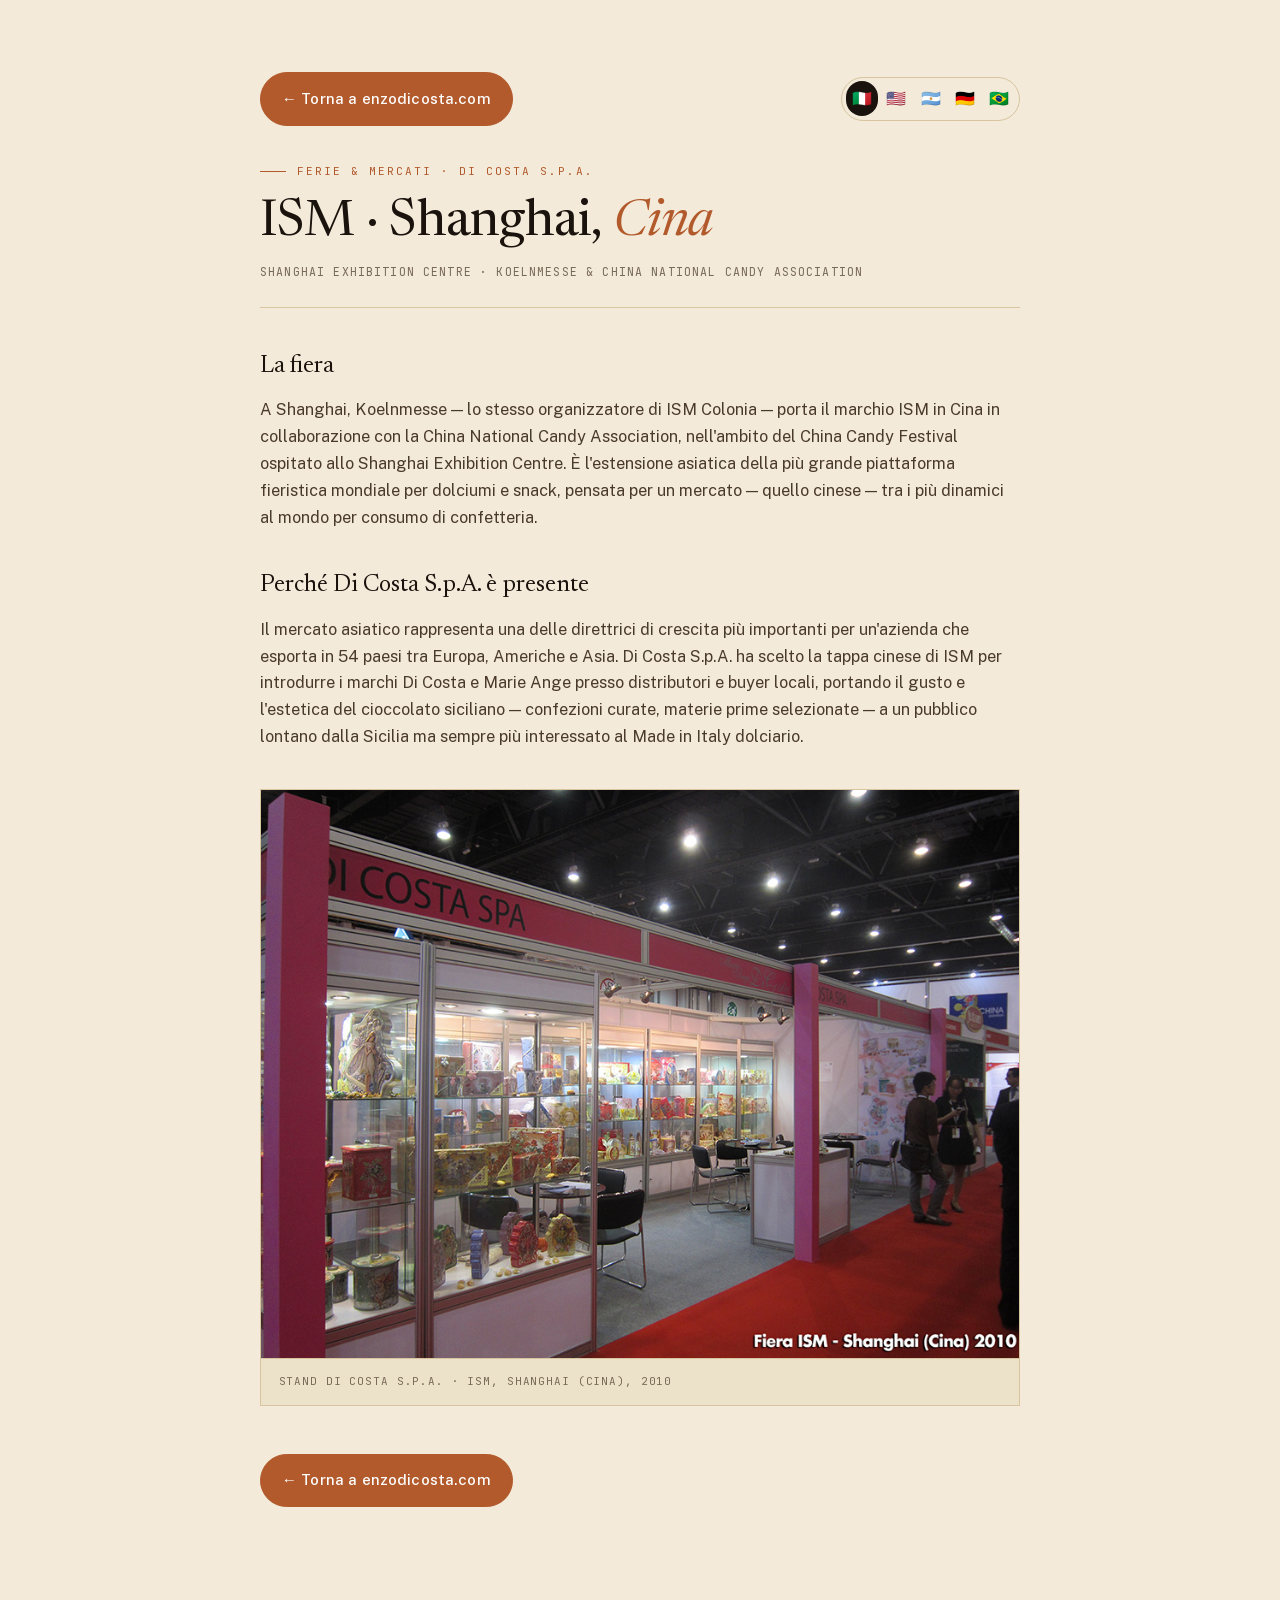
<file: ferie/ism-shanghai.html>
<!doctype html>
<html lang="it">
<head>
<meta charset="utf-8" />
<meta name="viewport" content="width=device-width, initial-scale=1, viewport-fit=cover" />
<title>ISM · Shanghai — Enzo Di Costa</title>
<meta name="description" content="Di Costa S.p.A. e Marie Ange a Shanghai, sul mercato dolciario cinese." />
<link href="../fonts/fonts.css" rel="stylesheet" />
<link rel="stylesheet" href="ferie-style.css" />
</head>
<body>
  <main class="fiera-page">
    <div class="fiera-wrap">
      <div class="fiera-topbar">
        <a class="fiera-back" href="../enzodicosta_v06.html#ferias" data-i18n="back">← Torna a enzodicosta.com</a>
        <div class="fiera-lang" role="group" aria-label="Lingua">
          <button data-lang-btn="it" type="button" title="Italiano" aria-label="Italiano">🇮🇹</button>
          <button data-lang-btn="en" type="button" title="English" aria-label="English">🇺🇸</button>
          <button data-lang-btn="es" type="button" title="Espanol" aria-label="Espanol">🇦🇷</button>
          <button data-lang-btn="de" type="button" title="Deutsch" aria-label="Deutsch">🇩🇪</button>
          <button data-lang-btn="pt" type="button" title="Portugues" aria-label="Portugues">🇧🇷</button>
        </div>
      </div>

      <div class="fiera-eyebrow" data-i18n="eyebrow">Ferie &amp; mercati · Di Costa S.p.A.</div>
      <h1 class="fiera-title" data-i18n="title">ISM · Shanghai, <em>Cina</em></h1>
      <p class="fiera-meta" data-i18n="meta">Shanghai Exhibition Centre · Koelnmesse &amp; China National Candy Association</p>

      <section class="fiera-block">
        <h2 data-i18n="h2_1">La fiera</h2>
        <p data-i18n="p1">A Shanghai, Koelnmesse — lo stesso organizzatore di ISM Colonia — porta il marchio ISM in Cina in collaborazione con la China National Candy Association, nell'ambito del China Candy Festival ospitato allo Shanghai Exhibition Centre. È l'estensione asiatica della più grande piattaforma fieristica mondiale per dolciumi e snack, pensata per un mercato — quello cinese — tra i più dinamici al mondo per consumo di confetteria.</p>
      </section>

      <section class="fiera-block">
        <h2 data-i18n="h2_2">Perché Di Costa S.p.A. è presente</h2>
        <p data-i18n="p2">Il mercato asiatico rappresenta una delle direttrici di crescita più importanti per un'azienda che esporta in 54 paesi tra Europa, Americhe e Asia. Di Costa S.p.A. ha scelto la tappa cinese di ISM per introdurre i marchi Di Costa e Marie Ange presso distributori e buyer locali, portando il gusto e l'estetica del cioccolato siciliano — confezioni curate, materie prime selezionate — a un pubblico lontano dalla Sicilia ma sempre più interessato al Made in Italy dolciario.</p>
      </section>

      <figure class="fiera-figure">
        <img src="../fotos recibidas/Foto stand fiere/2010 ISM cina copia.jpg" alt="Stand Di Costa S.p.A. — ISM, Shanghai, 2010" loading="lazy" data-i18n-alt="img_alt" />
        <figcaption data-i18n="figcaption">Stand Di Costa S.p.A. · ISM, Shanghai (Cina), 2010</figcaption>
      </figure>

      <a class="fiera-back fiera-back--bottom" href="../enzodicosta_v06.html#ferias" data-i18n="back">← Torna a enzodicosta.com</a>
    </div>
  </main>
  <script src="ferie-i18n.js"></script>
  <script>
    initFieraI18n({
      en: {
        back: '← Back to enzodicosta.com',
        eyebrow: 'Trade Fairs &amp; Markets · Di Costa S.p.A.',
        title: 'ISM · Shanghai, <em>China</em>',
        meta: 'Shanghai Exhibition Centre · Koelnmesse &amp; China National Candy Association',
        h2_1: 'The fair',
        p1: "In Shanghai, Koelnmesse — the same organizer behind ISM Cologne — brings the ISM name to China in partnership with the China National Candy Association, as part of the China Candy Festival hosted at the Shanghai Exhibition Centre. It&rsquo;s the Asian extension of the world&rsquo;s largest trade fair platform for sweets and snacks, built for one of the world&rsquo;s most dynamic confectionery markets: China.",
        h2_2: 'Why Di Costa S.p.A. is there',
        p2: "The Asian market is one of the most important growth directions for a company exporting to 54 countries across Europe, the Americas and Asia. Di Costa S.p.A. chose ISM&rsquo;s Chinese leg to introduce the Di Costa and Marie Ange brands to local distributors and buyers, bringing the taste and aesthetics of Sicilian chocolate — carefully crafted packaging, selected raw materials — to an audience far from Sicily but increasingly drawn to Italian-made confectionery.",
        figcaption: 'Di Costa S.p.A. stand · ISM, Shanghai (China), 2010',
        img_alt: 'Di Costa S.p.A. stand — ISM, Shanghai, 2010'
      },
      es: {
        back: '← Volver a enzodicosta.com',
        eyebrow: 'Ferias y mercados · Di Costa S.p.A.',
        title: 'ISM · Shanghái, <em>China</em>',
        meta: 'Shanghai Exhibition Centre · Koelnmesse y China National Candy Association',
        h2_1: 'La feria',
        p1: 'En Shanghái, Koelnmesse — el mismo organizador de ISM Colonia — lleva la marca ISM a China en colaboración con la China National Candy Association, dentro del China Candy Festival organizado en el Shanghai Exhibition Centre. Es la extensión asiática de la mayor plataforma ferial mundial para dulces y snacks, pensada para uno de los mercados más dinámicos del mundo en consumo de confitería: China.',
        h2_2: 'Por qué está presente Di Costa S.p.A.',
        p2: 'El mercado asiático representa una de las direcciones de crecimiento más importantes para una empresa que exporta a 54 países entre Europa, América y Asia. Di Costa S.p.A. eligió la etapa china de ISM para presentar las marcas Di Costa y Marie Ange a distribuidores y compradores locales, llevando el sabor y la estética del chocolate siciliano — envases cuidados, materias primas seleccionadas — a un público lejano a Sicilia pero cada vez más interesado en la confitería hecha en Italia.',
        figcaption: 'Stand de Di Costa S.p.A. · ISM, Shanghái (China), 2010',
        img_alt: 'Stand de Di Costa S.p.A. — ISM, Shanghái, 2010'
      },
      de: {
        back: '← Zurück zu enzodicosta.com',
        eyebrow: 'Messen &amp; Märkte · Di Costa S.p.A.',
        title: 'ISM · Shanghai, <em>China</em>',
        meta: 'Shanghai Exhibition Centre · Koelnmesse &amp; China National Candy Association',
        h2_1: 'Die Messe',
        p1: 'In Shanghai bringt Koelnmesse — derselbe Veranstalter wie bei der ISM Köln — die Marke ISM in Zusammenarbeit mit der China National Candy Association nach China, im Rahmen des China Candy Festival im Shanghai Exhibition Centre. Es ist die asiatische Erweiterung der weltweit größten Messeplattform für Süßwaren und Snacks, konzipiert für einen der dynamischsten Konfektionsmärkte der Welt: China.',
        h2_2: 'Warum Di Costa S.p.A. dabei ist',
        p2: 'Der asiatische Markt ist eine der wichtigsten Wachstumsrichtungen für ein Unternehmen, das in 54 Länder zwischen Europa, Amerika und Asien exportiert. Di Costa S.p.A. hat die China-Etappe der ISM gewählt, um die Marken Di Costa und Marie Ange bei lokalen Distributoren und Einkäufern vorzustellen und den Geschmack und die Ästhetik sizilianischer Schokolade — sorgfältig gestaltete Verpackungen, ausgewählte Rohstoffe — einem Publikum fernab von Sizilien näherzubringen, das zunehmend am italienischen Süßwarenhandwerk interessiert ist.',
        figcaption: 'Di Costa S.p.A. Stand · ISM, Shanghai (China), 2010',
        img_alt: 'Di Costa S.p.A. Stand — ISM, Shanghai, 2010'
      },
      pt: {
        back: '← Voltar para enzodicosta.com',
        eyebrow: 'Feiras &amp; mercados · Di Costa S.p.A.',
        title: 'ISM · Xangai, <em>China</em>',
        meta: 'Shanghai Exhibition Centre · Koelnmesse &amp; China National Candy Association',
        h2_1: 'A feira',
        p1: 'Em Xangai, a Koelnmesse — a mesma organizadora da ISM Colônia — leva a marca ISM à China em parceria com a China National Candy Association, dentro do China Candy Festival realizado no Shanghai Exhibition Centre. É a extensão asiática da maior plataforma feirística mundial para doces e snacks, pensada para um dos mercados mais dinâmicos do mundo em consumo de confeitaria: a China.',
        h2_2: 'Por que a Di Costa S.p.A. está presente',
        p2: 'O mercado asiático representa uma das direções de crescimento mais importantes para uma empresa que exporta para 54 países entre Europa, Américas e Ásia. A Di Costa S.p.A. escolheu a etapa chinesa da ISM para apresentar as marcas Di Costa e Marie Ange a distribuidores e compradores locais, levando o sabor e a estética do chocolate siciliano — embalagens cuidadas, matérias-primas selecionadas — a um público distante da Sicília, mas cada vez mais interessado no Made in Italy doceiro.',
        figcaption: 'Estande da Di Costa S.p.A. · ISM, Xangai (China), 2010',
        img_alt: 'Estande da Di Costa S.p.A. — ISM, Xangai, 2010'
      }
    });
  </script>
</body>
</html>
</file>
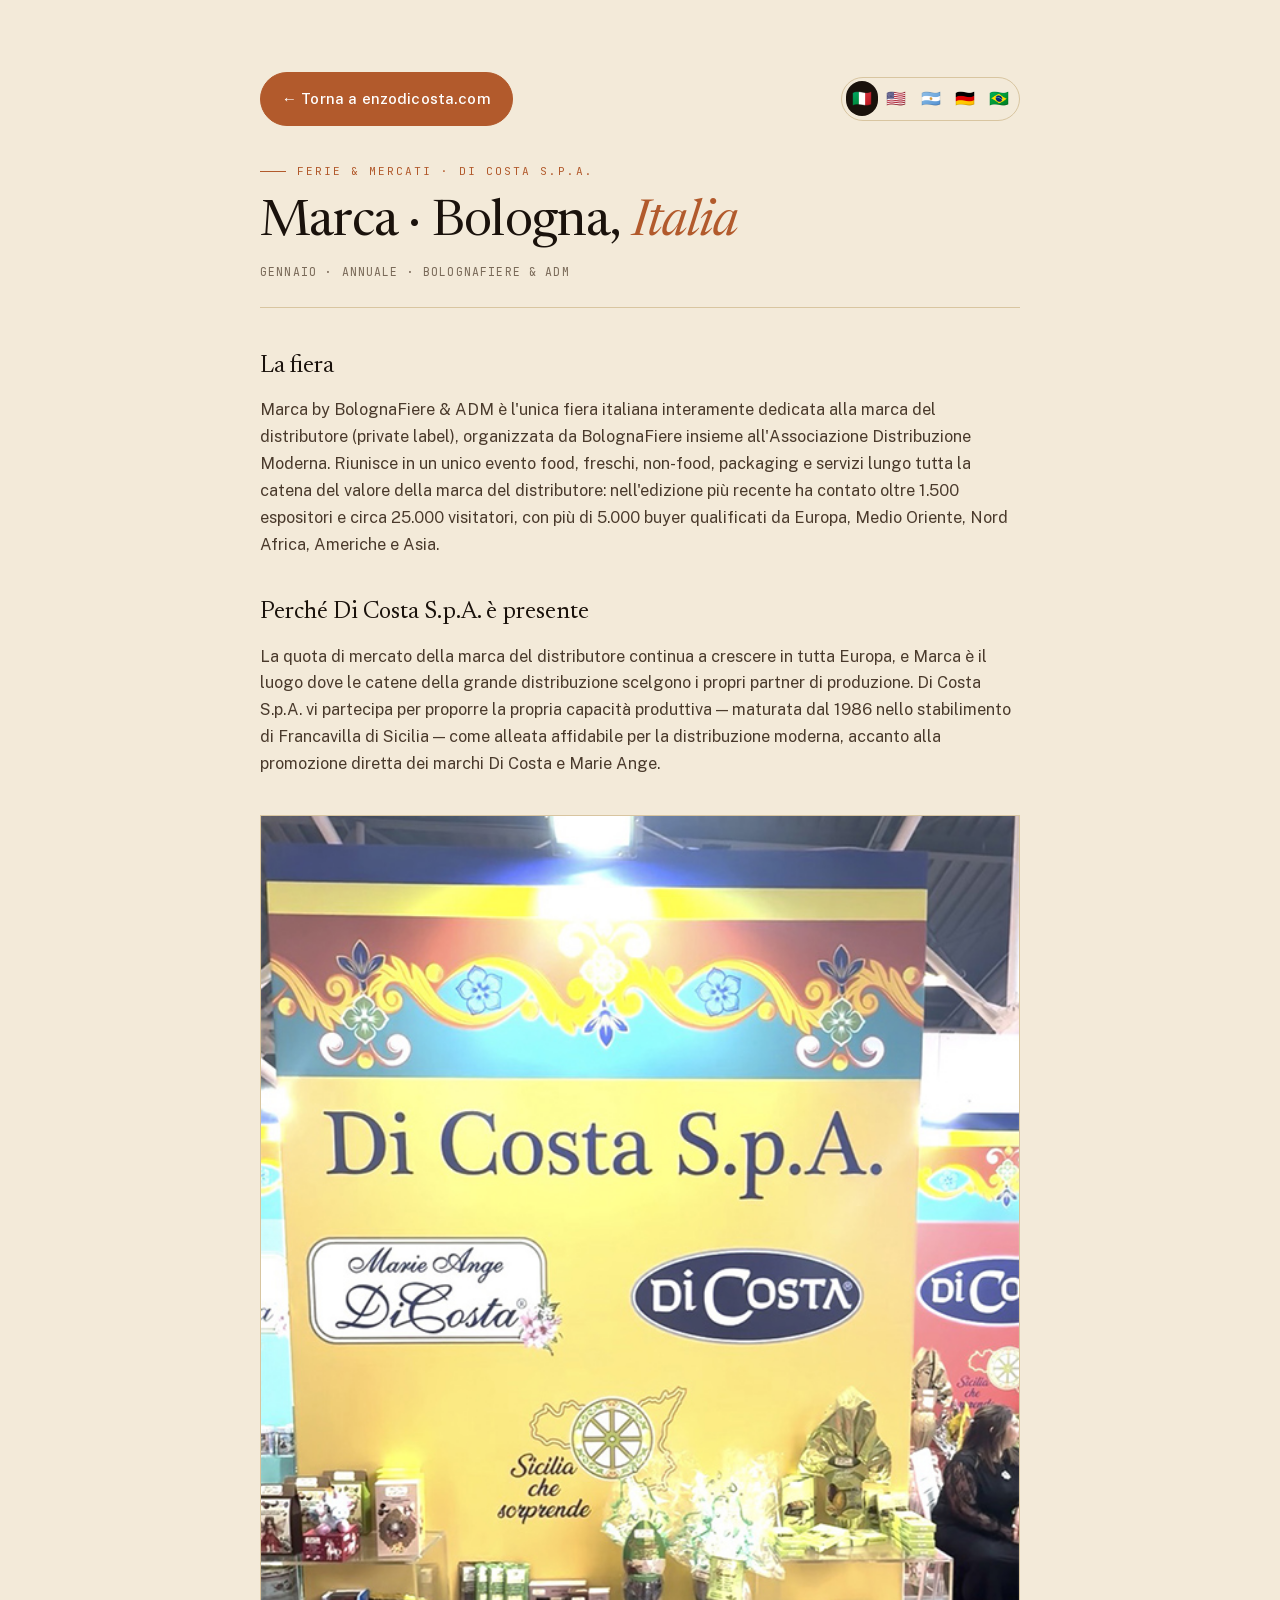
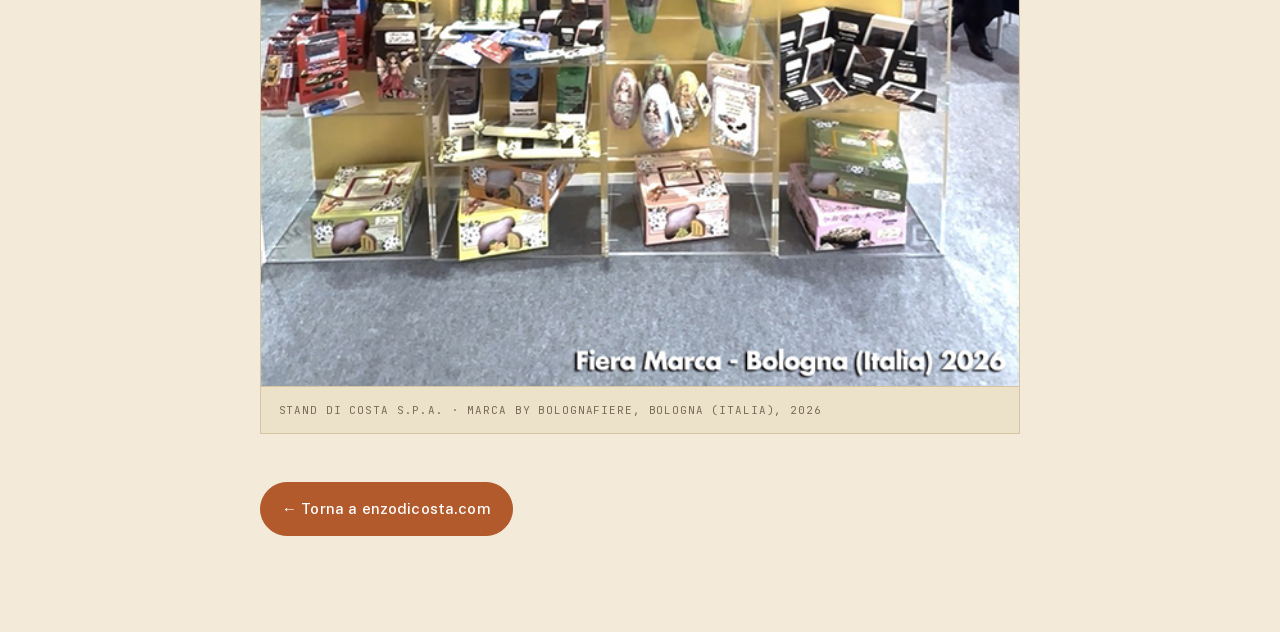
<file: ferie/marca-bologna.html>
<!doctype html>
<html lang="it">
<head>
<meta charset="utf-8" />
<meta name="viewport" content="width=device-width, initial-scale=1, viewport-fit=cover" />
<title>Marca · Bologna — Enzo Di Costa</title>
<meta name="description" content="Di Costa S.p.A. e Marie Ange a Marca by BolognaFiere, la fiera italiana della marca del distributore." />
<link href="../fonts/fonts.css" rel="stylesheet" />
<link rel="stylesheet" href="ferie-style.css" />
</head>
<body>
  <main class="fiera-page">
    <div class="fiera-wrap">
      <div class="fiera-topbar">
        <a class="fiera-back" href="../enzodicosta_v06.html#ferias" data-i18n="back">← Torna a enzodicosta.com</a>
        <div class="fiera-lang" role="group" aria-label="Lingua">
          <button data-lang-btn="it" type="button" title="Italiano" aria-label="Italiano">🇮🇹</button>
          <button data-lang-btn="en" type="button" title="English" aria-label="English">🇺🇸</button>
          <button data-lang-btn="es" type="button" title="Espanol" aria-label="Espanol">🇦🇷</button>
          <button data-lang-btn="de" type="button" title="Deutsch" aria-label="Deutsch">🇩🇪</button>
          <button data-lang-btn="pt" type="button" title="Portugues" aria-label="Portugues">🇧🇷</button>
        </div>
      </div>

      <div class="fiera-eyebrow" data-i18n="eyebrow">Ferie &amp; mercati · Di Costa S.p.A.</div>
      <h1 class="fiera-title" data-i18n="title">Marca · Bologna, <em>Italia</em></h1>
      <p class="fiera-meta" data-i18n="meta">Gennaio · annuale · BolognaFiere &amp; ADM</p>

      <section class="fiera-block">
        <h2 data-i18n="h2_1">La fiera</h2>
        <p data-i18n="p1">Marca by BolognaFiere &amp; ADM è l'unica fiera italiana interamente dedicata alla marca del distributore (private label), organizzata da BolognaFiere insieme all'Associazione Distribuzione Moderna. Riunisce in un unico evento food, freschi, non-food, packaging e servizi lungo tutta la catena del valore della marca del distributore: nell'edizione più recente ha contato oltre 1.500 espositori e circa 25.000 visitatori, con più di 5.000 buyer qualificati da Europa, Medio Oriente, Nord Africa, Americhe e Asia.</p>
      </section>

      <section class="fiera-block">
        <h2 data-i18n="h2_2">Perché Di Costa S.p.A. è presente</h2>
        <p data-i18n="p2">La quota di mercato della marca del distributore continua a crescere in tutta Europa, e Marca è il luogo dove le catene della grande distribuzione scelgono i propri partner di produzione. Di Costa S.p.A. vi partecipa per proporre la propria capacità produttiva — maturata dal 1986 nello stabilimento di Francavilla di Sicilia — come alleata affidabile per la distribuzione moderna, accanto alla promozione diretta dei marchi Di Costa e Marie Ange.</p>
      </section>

      <figure class="fiera-figure">
        <img src="../fotos recibidas/Foto stand fiere/2026 marca copia.jpg" alt="Stand Di Costa S.p.A. — Marca, Bologna, 2026" loading="lazy" data-i18n-alt="img_alt" />
        <figcaption data-i18n="figcaption">Stand Di Costa S.p.A. · Marca by BolognaFiere, Bologna (Italia), 2026</figcaption>
      </figure>

      <a class="fiera-back fiera-back--bottom" href="../enzodicosta_v06.html#ferias" data-i18n="back">← Torna a enzodicosta.com</a>
    </div>
  </main>
  <script src="ferie-i18n.js"></script>
  <script>
    initFieraI18n({
      en: {
        back: '← Back to enzodicosta.com',
        eyebrow: 'Trade Fairs &amp; Markets · Di Costa S.p.A.',
        title: 'Marca · Bologna, <em>Italy</em>',
        meta: 'January · annual · BolognaFiere &amp; ADM',
        h2_1: 'The fair',
        p1: "Marca by BolognaFiere &amp; ADM is the only Italian trade fair entirely dedicated to private label products, organized by BolognaFiere together with the Modern Distribution Association (ADM). It brings food, fresh products, non-food, packaging and services together in a single event spanning the whole private-label value chain: its most recent edition counted over 1,500 exhibitors and around 25,000 visitors, with more than 5,000 qualified buyers from Europe, the Middle East, North Africa, the Americas and Asia.",
        h2_2: 'Why Di Costa S.p.A. is there',
        p2: "Private label&rsquo;s market share keeps growing across Europe, and Marca is where modern retail chains choose their production partners. Di Costa S.p.A. takes part to offer its manufacturing capability — built up since 1986 at the Francavilla di Sicilia plant — as a reliable partner for modern retail, alongside the direct promotion of the Di Costa and Marie Ange brands.",
        figcaption: 'Di Costa S.p.A. stand · Marca by BolognaFiere, Bologna (Italy), 2026',
        img_alt: 'Di Costa S.p.A. stand — Marca, Bologna, 2026'
      },
      es: {
        back: '← Volver a enzodicosta.com',
        eyebrow: 'Ferias y mercados · Di Costa S.p.A.',
        title: 'Marca · Bolonia, <em>Italia</em>',
        meta: 'Enero · anual · BolognaFiere y ADM',
        h2_1: 'La feria',
        p1: 'Marca by BolognaFiere &amp; ADM es la única feria italiana dedicada por completo a la marca del distribuidor (private label), organizada por BolognaFiere junto a la Asociación de Distribución Moderna (ADM). Reúne en un mismo evento alimentación, frescos, no alimentación, packaging y servicios a lo largo de toda la cadena de valor de la marca del distribuidor: en su edición más reciente contó con más de 1.500 expositores y cerca de 25.000 visitantes, con más de 5.000 compradores calificados de Europa, Medio Oriente, el norte de África, América y Asia.',
        h2_2: 'Por qué está presente Di Costa S.p.A.',
        p2: 'La cuota de mercado de la marca del distribuidor sigue creciendo en toda Europa, y Marca es el lugar donde las cadenas de la gran distribución eligen a sus socios de producción. Di Costa S.p.A. participa para ofrecer su capacidad productiva — desarrollada desde 1986 en la planta de Francavilla di Sicilia — como aliada confiable para la distribución moderna, junto a la promoción directa de las marcas Di Costa y Marie Ange.',
        figcaption: 'Stand de Di Costa S.p.A. · Marca by BolognaFiere, Bolonia (Italia), 2026',
        img_alt: 'Stand de Di Costa S.p.A. — Marca, Bolonia, 2026'
      },
      de: {
        back: '← Zurück zu enzodicosta.com',
        eyebrow: 'Messen &amp; Märkte · Di Costa S.p.A.',
        title: 'Marca · Bologna, <em>Italien</em>',
        meta: 'Januar · jährlich · BolognaFiere &amp; ADM',
        h2_1: 'Die Messe',
        p1: 'Marca by BolognaFiere &amp; ADM ist die einzige italienische Fachmesse, die vollständig den Handelsmarken (Private Label) gewidmet ist, organisiert von BolognaFiere gemeinsam mit dem Verband des modernen Handels (ADM). Sie bringt Food, Frischeprodukte, Non-Food, Verpackung und Dienstleistungen entlang der gesamten Wertschöpfungskette der Handelsmarke in einer einzigen Veranstaltung zusammen: In der jüngsten Ausgabe zählte sie über 1.500 Aussteller und rund 25.000 Besucher, mit mehr als 5.000 qualifizierten Einkäufern aus Europa, dem Nahen Osten, Nordafrika, Amerika und Asien.',
        h2_2: 'Warum Di Costa S.p.A. dabei ist',
        p2: 'Der Marktanteil der Handelsmarken wächst in ganz Europa stetig, und die Marca ist der Ort, an dem die Ketten des modernen Handels ihre Produktionspartner wählen. Di Costa S.p.A. nimmt teil, um seine Produktionskapazität — seit 1986 im Werk Francavilla di Sicilia aufgebaut — als verlässlichen Partner für den modernen Handel anzubieten, begleitet von der direkten Förderung der Marken Di Costa und Marie Ange.',
        figcaption: 'Di Costa S.p.A. Stand · Marca by BolognaFiere, Bologna (Italien), 2026',
        img_alt: 'Di Costa S.p.A. Stand — Marca, Bologna, 2026'
      },
      pt: {
        back: '← Voltar para enzodicosta.com',
        eyebrow: 'Feiras &amp; mercados · Di Costa S.p.A.',
        title: 'Marca · Bolonha, <em>Itália</em>',
        meta: 'Janeiro · anual · BolognaFiere &amp; ADM',
        h2_1: 'A feira',
        p1: 'Marca by BolognaFiere &amp; ADM é a única feira italiana totalmente dedicada à marca própria (private label), organizada pela BolognaFiere junto com a Associação de Distribuição Moderna (ADM). Reúne em um único evento alimentos, produtos frescos, não alimentos, embalagens e serviços ao longo de toda a cadeia de valor da marca própria: na edição mais recente contou com mais de 1.500 expositores e cerca de 25.000 visitantes, com mais de 5.000 compradores qualificados da Europa, Oriente Médio, norte da África, Américas e Ásia.',
        h2_2: 'Por que a Di Costa S.p.A. está presente',
        p2: 'A participação de mercado da marca própria continua crescendo em toda a Europa, e a Marca é o lugar onde as redes do varejo moderno escolhem seus parceiros de produção. A Di Costa S.p.A. participa para oferecer sua capacidade produtiva — desenvolvida desde 1986 na fábrica de Francavilla di Sicilia — como parceira confiável para o varejo moderno, ao lado da promoção direta das marcas Di Costa e Marie Ange.',
        figcaption: 'Estande da Di Costa S.p.A. · Marca by BolognaFiere, Bolonha (Itália), 2026',
        img_alt: 'Estande da Di Costa S.p.A. — Marca, Bolonha, 2026'
      }
    });
  </script>
</body>
</html>
</file>
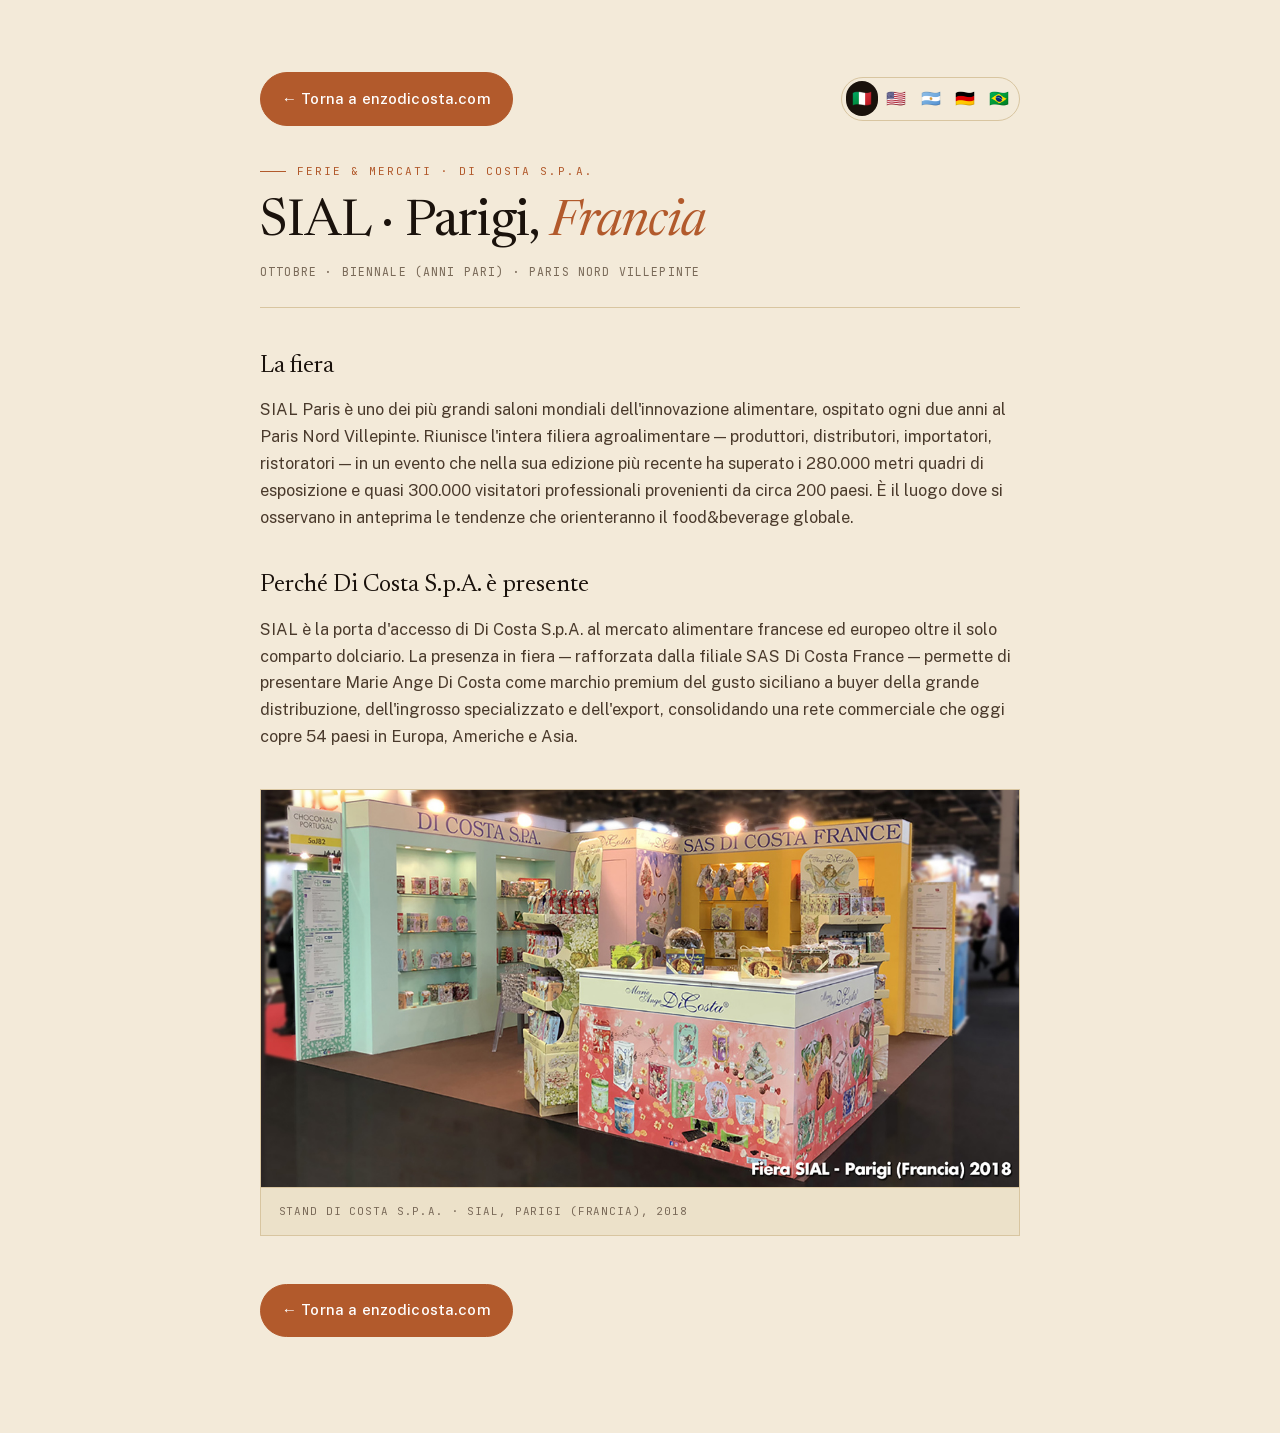
<file: ferie/sial-parigi.html>
<!doctype html>
<html lang="it">
<head>
<meta charset="utf-8" />
<meta name="viewport" content="width=device-width, initial-scale=1, viewport-fit=cover" />
<title>SIAL · Parigi — Enzo Di Costa</title>
<meta name="description" content="Di Costa S.p.A. e Marie Ange a SIAL Paris, il salone mondiale dell'innovazione alimentare." />
<link href="../fonts/fonts.css" rel="stylesheet" />
<link rel="stylesheet" href="ferie-style.css" />
</head>
<body>
  <main class="fiera-page">
    <div class="fiera-wrap">
      <div class="fiera-topbar">
        <a class="fiera-back" href="../enzodicosta_v06.html#ferias" data-i18n="back">← Torna a enzodicosta.com</a>
        <div class="fiera-lang" role="group" aria-label="Lingua">
          <button data-lang-btn="it" type="button" title="Italiano" aria-label="Italiano">🇮🇹</button>
          <button data-lang-btn="en" type="button" title="English" aria-label="English">🇺🇸</button>
          <button data-lang-btn="es" type="button" title="Espanol" aria-label="Espanol">🇦🇷</button>
          <button data-lang-btn="de" type="button" title="Deutsch" aria-label="Deutsch">🇩🇪</button>
          <button data-lang-btn="pt" type="button" title="Portugues" aria-label="Portugues">🇧🇷</button>
        </div>
      </div>

      <div class="fiera-eyebrow" data-i18n="eyebrow">Ferie &amp; mercati · Di Costa S.p.A.</div>
      <h1 class="fiera-title" data-i18n="title">SIAL · Parigi, <em>Francia</em></h1>
      <p class="fiera-meta" data-i18n="meta">Ottobre · biennale (anni pari) · Paris Nord Villepinte</p>

      <section class="fiera-block">
        <h2 data-i18n="h2_1">La fiera</h2>
        <p data-i18n="p1">SIAL Paris è uno dei più grandi saloni mondiali dell'innovazione alimentare, ospitato ogni due anni al Paris Nord Villepinte. Riunisce l'intera filiera agroalimentare — produttori, distributori, importatori, ristoratori — in un evento che nella sua edizione più recente ha superato i 280.000 metri quadri di esposizione e quasi 300.000 visitatori professionali provenienti da circa 200 paesi. È il luogo dove si osservano in anteprima le tendenze che orienteranno il food&beverage globale.</p>
      </section>

      <section class="fiera-block">
        <h2 data-i18n="h2_2">Perché Di Costa S.p.A. è presente</h2>
        <p data-i18n="p2">SIAL è la porta d'accesso di Di Costa S.p.A. al mercato alimentare francese ed europeo oltre il solo comparto dolciario. La presenza in fiera — rafforzata dalla filiale SAS Di Costa France — permette di presentare Marie Ange Di Costa come marchio premium del gusto siciliano a buyer della grande distribuzione, dell'ingrosso specializzato e dell'export, consolidando una rete commerciale che oggi copre 54 paesi in Europa, Americhe e Asia.</p>
      </section>

      <figure class="fiera-figure">
        <img src="../fotos recibidas/Foto stand fiere/2018 SIAL copia.jpg" alt="Stand Di Costa S.p.A. — SIAL, Parigi, 2018" loading="lazy" data-i18n-alt="img_alt" />
        <figcaption data-i18n="figcaption">Stand Di Costa S.p.A. · SIAL, Parigi (Francia), 2018</figcaption>
      </figure>

      <a class="fiera-back fiera-back--bottom" href="../enzodicosta_v06.html#ferias" data-i18n="back">← Torna a enzodicosta.com</a>
    </div>
  </main>
  <script src="ferie-i18n.js"></script>
  <script>
    initFieraI18n({
      en: {
        back: '← Back to enzodicosta.com',
        eyebrow: 'Trade Fairs &amp; Markets · Di Costa S.p.A.',
        title: 'SIAL · Paris, <em>France</em>',
        meta: 'October · biennial (even years) · Paris Nord Villepinte',
        h2_1: 'The fair',
        p1: "SIAL Paris is one of the world&rsquo;s largest food innovation exhibitions, held every two years at Paris Nord Villepinte. It brings together the entire agri-food supply chain — producers, distributors, importers, restaurateurs — in an event that in its most recent edition surpassed 280,000 square metres of exhibition space and nearly 300,000 trade visitors from around 200 countries. It&rsquo;s where the trends set to shape the global food &amp; beverage industry are seen first.",
        h2_2: 'Why Di Costa S.p.A. is there',
        p2: "SIAL is Di Costa S.p.A.&rsquo;s gateway to the French and European food market beyond the confectionery sector alone. Its presence at the fair — reinforced by the SAS Di Costa France subsidiary — allows it to present Marie Ange Di Costa as a premium brand of Sicilian taste to buyers from major retail, specialty wholesale and export, consolidating a sales network that today covers 54 countries across Europe, the Americas and Asia.",
        figcaption: 'Di Costa S.p.A. stand · SIAL, Paris (France), 2018',
        img_alt: 'Di Costa S.p.A. stand — SIAL, Paris, 2018'
      },
      es: {
        back: '← Volver a enzodicosta.com',
        eyebrow: 'Ferias y mercados · Di Costa S.p.A.',
        title: 'SIAL · París, <em>Francia</em>',
        meta: 'Octubre · bienal (años pares) · Paris Nord Villepinte',
        h2_1: 'La feria',
        p1: 'SIAL Paris es uno de los salones de innovación alimentaria más grandes del mundo, organizado cada dos años en Paris Nord Villepinte. Reúne a toda la cadena agroalimentaria — productores, distribuidores, importadores, restauradores — en un evento que en su edición más reciente superó los 280.000 metros cuadrados de exposición y casi 300.000 visitantes profesionales procedentes de unos 200 países. Es el lugar donde se observan por primera vez las tendencias que orientarán el food &amp; beverage a nivel global.',
        h2_2: 'Por qué está presente Di Costa S.p.A.',
        p2: 'SIAL es la puerta de entrada de Di Costa S.p.A. al mercado alimentario francés y europeo, más allá del sector dulciario. Su presencia en la feria — reforzada por la filial SAS Di Costa France — permite presentar a Marie Ange Di Costa como marca premium del sabor siciliano ante compradores de la gran distribución, el mayorista especializado y la exportación, consolidando una red comercial que hoy cubre 54 países entre Europa, América y Asia.',
        figcaption: 'Stand de Di Costa S.p.A. · SIAL, París (Francia), 2018',
        img_alt: 'Stand de Di Costa S.p.A. — SIAL, París, 2018'
      },
      de: {
        back: '← Zurück zu enzodicosta.com',
        eyebrow: 'Messen &amp; Märkte · Di Costa S.p.A.',
        title: 'SIAL · Paris, <em>Frankreich</em>',
        meta: 'Oktober · alle zwei Jahre (gerade Jahre) · Paris Nord Villepinte',
        h2_1: 'Die Messe',
        p1: 'Die SIAL Paris ist eine der weltweit größten Fachmessen für Lebensmittelinnovation und findet alle zwei Jahre in Paris Nord Villepinte statt. Sie bringt die gesamte Agrar- und Lebensmittelkette zusammen — Produzenten, Distributoren, Importeure, Gastronomen — in einer Veranstaltung, die in ihrer jüngsten Ausgabe über 280.000 Quadratmeter Ausstellungsfläche und fast 300.000 Fachbesucher aus rund 200 Ländern verzeichnete. Hier zeigen sich als Erstes die Trends, die die globale Lebensmittel- und Getränkebranche prägen werden.',
        h2_2: 'Warum Di Costa S.p.A. dabei ist',
        p2: 'Die SIAL ist das Tor von Di Costa S.p.A. zum französischen und europäischen Lebensmittelmarkt über den reinen Süßwarensektor hinaus. Die Präsenz auf der Messe — verstärkt durch die Tochtergesellschaft SAS Di Costa France — erlaubt es, Marie Ange Di Costa als Premiummarke des sizilianischen Geschmacks bei Einkäufern des großen Einzelhandels, des Fachgroßhandels und des Exports zu präsentieren und so ein Vertriebsnetz zu festigen, das heute 54 Länder in Europa, Amerika und Asien umfasst.',
        figcaption: 'Di Costa S.p.A. Stand · SIAL, Paris (Frankreich), 2018',
        img_alt: 'Di Costa S.p.A. Stand — SIAL, Paris, 2018'
      },
      pt: {
        back: '← Voltar para enzodicosta.com',
        eyebrow: 'Feiras &amp; mercados · Di Costa S.p.A.',
        title: 'SIAL · Paris, <em>França</em>',
        meta: 'Outubro · bienal (anos pares) · Paris Nord Villepinte',
        h2_1: 'A feira',
        p1: 'A SIAL Paris é um dos maiores salões mundiais de inovação alimentar, realizado a cada dois anos em Paris Nord Villepinte. Reúne toda a cadeia agroalimentar — produtores, distribuidores, importadores, restaurantes — em um evento que, em sua edição mais recente, superou 280.000 metros quadrados de exposição e quase 300.000 visitantes profissionais de cerca de 200 países. É o lugar onde se observam em primeira mão as tendências que vão orientar o food &amp; beverage global.',
        h2_2: 'Por que a Di Costa S.p.A. está presente',
        p2: 'A SIAL é a porta de entrada da Di Costa S.p.A. para o mercado alimentar francês e europeu, além do setor puramente doceiro. A presença na feira — reforçada pela subsidiária SAS Di Costa France — permite apresentar a Marie Ange Di Costa como marca premium do sabor siciliano a compradores do grande varejo, do atacado especializado e da exportação, consolidando uma rede comercial que hoje cobre 54 países entre Europa, Américas e Ásia.',
        figcaption: 'Estande da Di Costa S.p.A. · SIAL, Paris (França), 2018',
        img_alt: 'Estande da Di Costa S.p.A. — SIAL, Paris, 2018'
      }
    });
  </script>
</body>
</html>
</file>
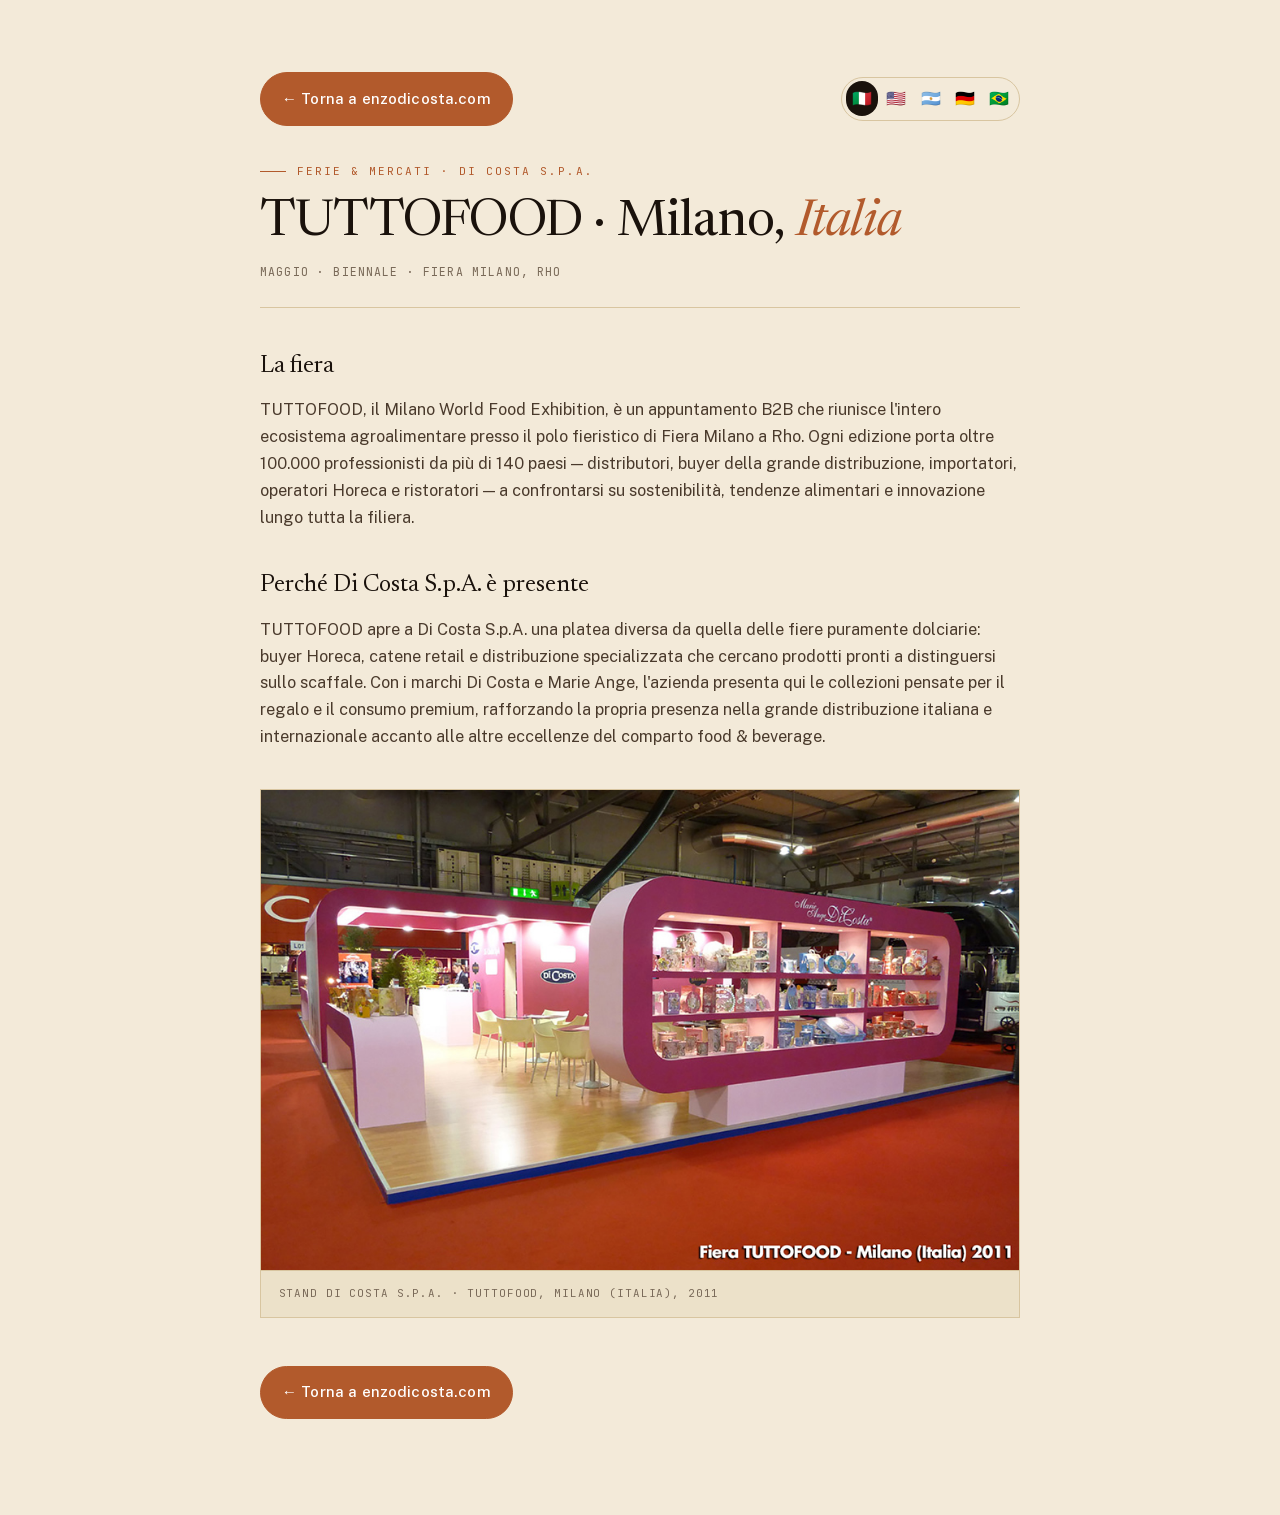
<file: ferie/tuttofood-milano.html>
<!doctype html>
<html lang="it">
<head>
<meta charset="utf-8" />
<meta name="viewport" content="width=device-width, initial-scale=1, viewport-fit=cover" />
<title>TUTTOFOOD · Milano — Enzo Di Costa</title>
<meta name="description" content="Di Costa S.p.A. e Marie Ange a TUTTOFOOD, la fiera food&beverage di Fiera Milano." />
<link href="../fonts/fonts.css" rel="stylesheet" />
<link rel="stylesheet" href="ferie-style.css" />
</head>
<body>
  <main class="fiera-page">
    <div class="fiera-wrap">
      <div class="fiera-topbar">
        <a class="fiera-back" href="../enzodicosta_v06.html#ferias" data-i18n="back">← Torna a enzodicosta.com</a>
        <div class="fiera-lang" role="group" aria-label="Lingua">
          <button data-lang-btn="it" type="button" title="Italiano" aria-label="Italiano">🇮🇹</button>
          <button data-lang-btn="en" type="button" title="English" aria-label="English">🇺🇸</button>
          <button data-lang-btn="es" type="button" title="Espanol" aria-label="Espanol">🇦🇷</button>
          <button data-lang-btn="de" type="button" title="Deutsch" aria-label="Deutsch">🇩🇪</button>
          <button data-lang-btn="pt" type="button" title="Portugues" aria-label="Portugues">🇧🇷</button>
        </div>
      </div>

      <div class="fiera-eyebrow" data-i18n="eyebrow">Ferie &amp; mercati · Di Costa S.p.A.</div>
      <h1 class="fiera-title" data-i18n="title">TUTTOFOOD · Milano, <em>Italia</em></h1>
      <p class="fiera-meta" data-i18n="meta">Maggio · biennale · Fiera Milano, Rho</p>

      <section class="fiera-block">
        <h2 data-i18n="h2_1">La fiera</h2>
        <p data-i18n="p1">TUTTOFOOD, il Milano World Food Exhibition, è un appuntamento B2B che riunisce l'intero ecosistema agroalimentare presso il polo fieristico di Fiera Milano a Rho. Ogni edizione porta oltre 100.000 professionisti da più di 140 paesi — distributori, buyer della grande distribuzione, importatori, operatori Horeca e ristoratori — a confrontarsi su sostenibilità, tendenze alimentari e innovazione lungo tutta la filiera.</p>
      </section>

      <section class="fiera-block">
        <h2 data-i18n="h2_2">Perché Di Costa S.p.A. è presente</h2>
        <p data-i18n="p2">TUTTOFOOD apre a Di Costa S.p.A. una platea diversa da quella delle fiere puramente dolciarie: buyer Horeca, catene retail e distribuzione specializzata che cercano prodotti pronti a distinguersi sullo scaffale. Con i marchi Di Costa e Marie Ange, l'azienda presenta qui le collezioni pensate per il regalo e il consumo premium, rafforzando la propria presenza nella grande distribuzione italiana e internazionale accanto alle altre eccellenze del comparto food & beverage.</p>
      </section>

      <figure class="fiera-figure">
        <img src="../fotos recibidas/Foto stand fiere/2011 TUTTOFOOD copia.jpg" alt="Stand Di Costa S.p.A. — TUTTOFOOD, Milano, 2011" loading="lazy" data-i18n-alt="img_alt" />
        <figcaption data-i18n="figcaption">Stand Di Costa S.p.A. · TUTTOFOOD, Milano (Italia), 2011</figcaption>
      </figure>

      <a class="fiera-back fiera-back--bottom" href="../enzodicosta_v06.html#ferias" data-i18n="back">← Torna a enzodicosta.com</a>
    </div>
  </main>
  <script src="ferie-i18n.js"></script>
  <script>
    initFieraI18n({
      en: {
        back: '← Back to enzodicosta.com',
        eyebrow: 'Trade Fairs &amp; Markets · Di Costa S.p.A.',
        title: 'TUTTOFOOD · Milan, <em>Italy</em>',
        meta: 'May · biennial · Fiera Milano, Rho',
        h2_1: 'The fair',
        p1: "TUTTOFOOD, the Milan World Food Exhibition, is a B2B event bringing together the entire agri-food ecosystem at the Fiera Milano exhibition centre in Rho. Each edition draws over 100,000 professionals from more than 140 countries — distributors, major retail buyers, importers, Horeca operators and restaurateurs — to discuss sustainability, food trends and innovation across the whole supply chain.",
        h2_2: 'Why Di Costa S.p.A. is there',
        p2: "TUTTOFOOD opens up a different audience for Di Costa S.p.A. than purely confectionery fairs: Horeca buyers, retail chains and specialty distribution looking for products ready to stand out on the shelf. With the Di Costa and Marie Ange brands, the company presents its collections designed for gifting and premium consumption here, strengthening its presence in Italian and international retail alongside the other excellences of the food &amp; beverage sector.",
        figcaption: 'Di Costa S.p.A. stand · TUTTOFOOD, Milan (Italy), 2011',
        img_alt: 'Di Costa S.p.A. stand — TUTTOFOOD, Milan, 2011'
      },
      es: {
        back: '← Volver a enzodicosta.com',
        eyebrow: 'Ferias y mercados · Di Costa S.p.A.',
        title: 'TUTTOFOOD · Milán, <em>Italia</em>',
        meta: 'Mayo · bienal · Fiera Milano, Rho',
        h2_1: 'La feria',
        p1: 'TUTTOFOOD, la Milano World Food Exhibition, es una cita B2B que reúne a todo el ecosistema agroalimentario en el recinto ferial de Fiera Milano, en Rho. Cada edición convoca a más de 100.000 profesionales de más de 140 países — distribuidores, compradores de la gran distribución, importadores, operadores Horeca y restauradores — para debatir sobre sostenibilidad, tendencias alimentarias e innovación en toda la cadena.',
        h2_2: 'Por qué está presente Di Costa S.p.A.',
        p2: 'TUTTOFOOD abre a Di Costa S.p.A. un público distinto al de las ferias puramente dulciarias: compradores Horeca, cadenas de retail y distribución especializada que buscan productos listos para destacar en el estante. Con las marcas Di Costa y Marie Ange, la empresa presenta aquí sus colecciones pensadas para el regalo y el consumo premium, reforzando su presencia en la gran distribución italiana e internacional junto a las demás excelencias del sector food &amp; beverage.',
        figcaption: 'Stand de Di Costa S.p.A. · TUTTOFOOD, Milán (Italia), 2011',
        img_alt: 'Stand de Di Costa S.p.A. — TUTTOFOOD, Milán, 2011'
      },
      de: {
        back: '← Zurück zu enzodicosta.com',
        eyebrow: 'Messen &amp; Märkte · Di Costa S.p.A.',
        title: 'TUTTOFOOD · Mailand, <em>Italien</em>',
        meta: 'Mai · alle zwei Jahre · Fiera Milano, Rho',
        h2_1: 'Die Messe',
        p1: 'TUTTOFOOD, die Milan World Food Exhibition, ist ein B2B-Termin, der das gesamte Agrar- und Lebensmittelökosystem im Messegelände Fiera Milano in Rho zusammenbringt. Jede Ausgabe zieht über 100.000 Fachbesucher aus mehr als 140 Ländern an — Distributoren, Einkäufer des großen Einzelhandels, Importeure, Horeca-Betreiber und Gastronomen — die sich über Nachhaltigkeit, Ernährungstrends und Innovation entlang der gesamten Wertschöpfungskette austauschen.',
        h2_2: 'Warum Di Costa S.p.A. dabei ist',
        p2: 'TUTTOFOOD eröffnet Di Costa S.p.A. ein anderes Publikum als die rein süßwarenorientierten Messen: Horeca-Einkäufer, Handelsketten und Fachvertrieb, die nach Produkten suchen, die sich im Regal auszeichnen. Mit den Marken Di Costa und Marie Ange präsentiert das Unternehmen hier seine für Geschenke und Premiumkonsum konzipierten Kollektionen und stärkt so seine Präsenz im italienischen und internationalen Einzelhandel neben den anderen Exzellenzen der Lebensmittel- und Getränkebranche.',
        figcaption: 'Di Costa S.p.A. Stand · TUTTOFOOD, Mailand (Italien), 2011',
        img_alt: 'Di Costa S.p.A. Stand — TUTTOFOOD, Mailand, 2011'
      },
      pt: {
        back: '← Voltar para enzodicosta.com',
        eyebrow: 'Feiras &amp; mercados · Di Costa S.p.A.',
        title: 'TUTTOFOOD · Milão, <em>Itália</em>',
        meta: 'Maio · bienal · Fiera Milano, Rho',
        h2_1: 'A feira',
        p1: 'TUTTOFOOD, a Milan World Food Exhibition, é um evento B2B que reúne todo o ecossistema agroalimentar no polo feirístico da Fiera Milano, em Rho. Cada edição traz mais de 100.000 profissionais de mais de 140 países — distribuidores, compradores do grande varejo, importadores, operadores Horeca e restaurantes — para debater sustentabilidade, tendências alimentares e inovação ao longo de toda a cadeia.',
        h2_2: 'Por que a Di Costa S.p.A. está presente',
        p2: 'A TUTTOFOOD abre para a Di Costa S.p.A. um público diferente daquele das feiras puramente de doces: compradores Horeca, redes de varejo e distribuição especializada que buscam produtos prontos para se destacar na prateleira. Com as marcas Di Costa e Marie Ange, a empresa apresenta aqui as coleções pensadas para presentear e para o consumo premium, reforçando sua presença no varejo italiano e internacional ao lado das outras excelências do setor de food &amp; beverage.',
        figcaption: 'Estande da Di Costa S.p.A. · TUTTOFOOD, Milão (Itália), 2011',
        img_alt: 'Estande da Di Costa S.p.A. — TUTTOFOOD, Milão, 2011'
      }
    });
  </script>
</body>
</html>
</file>
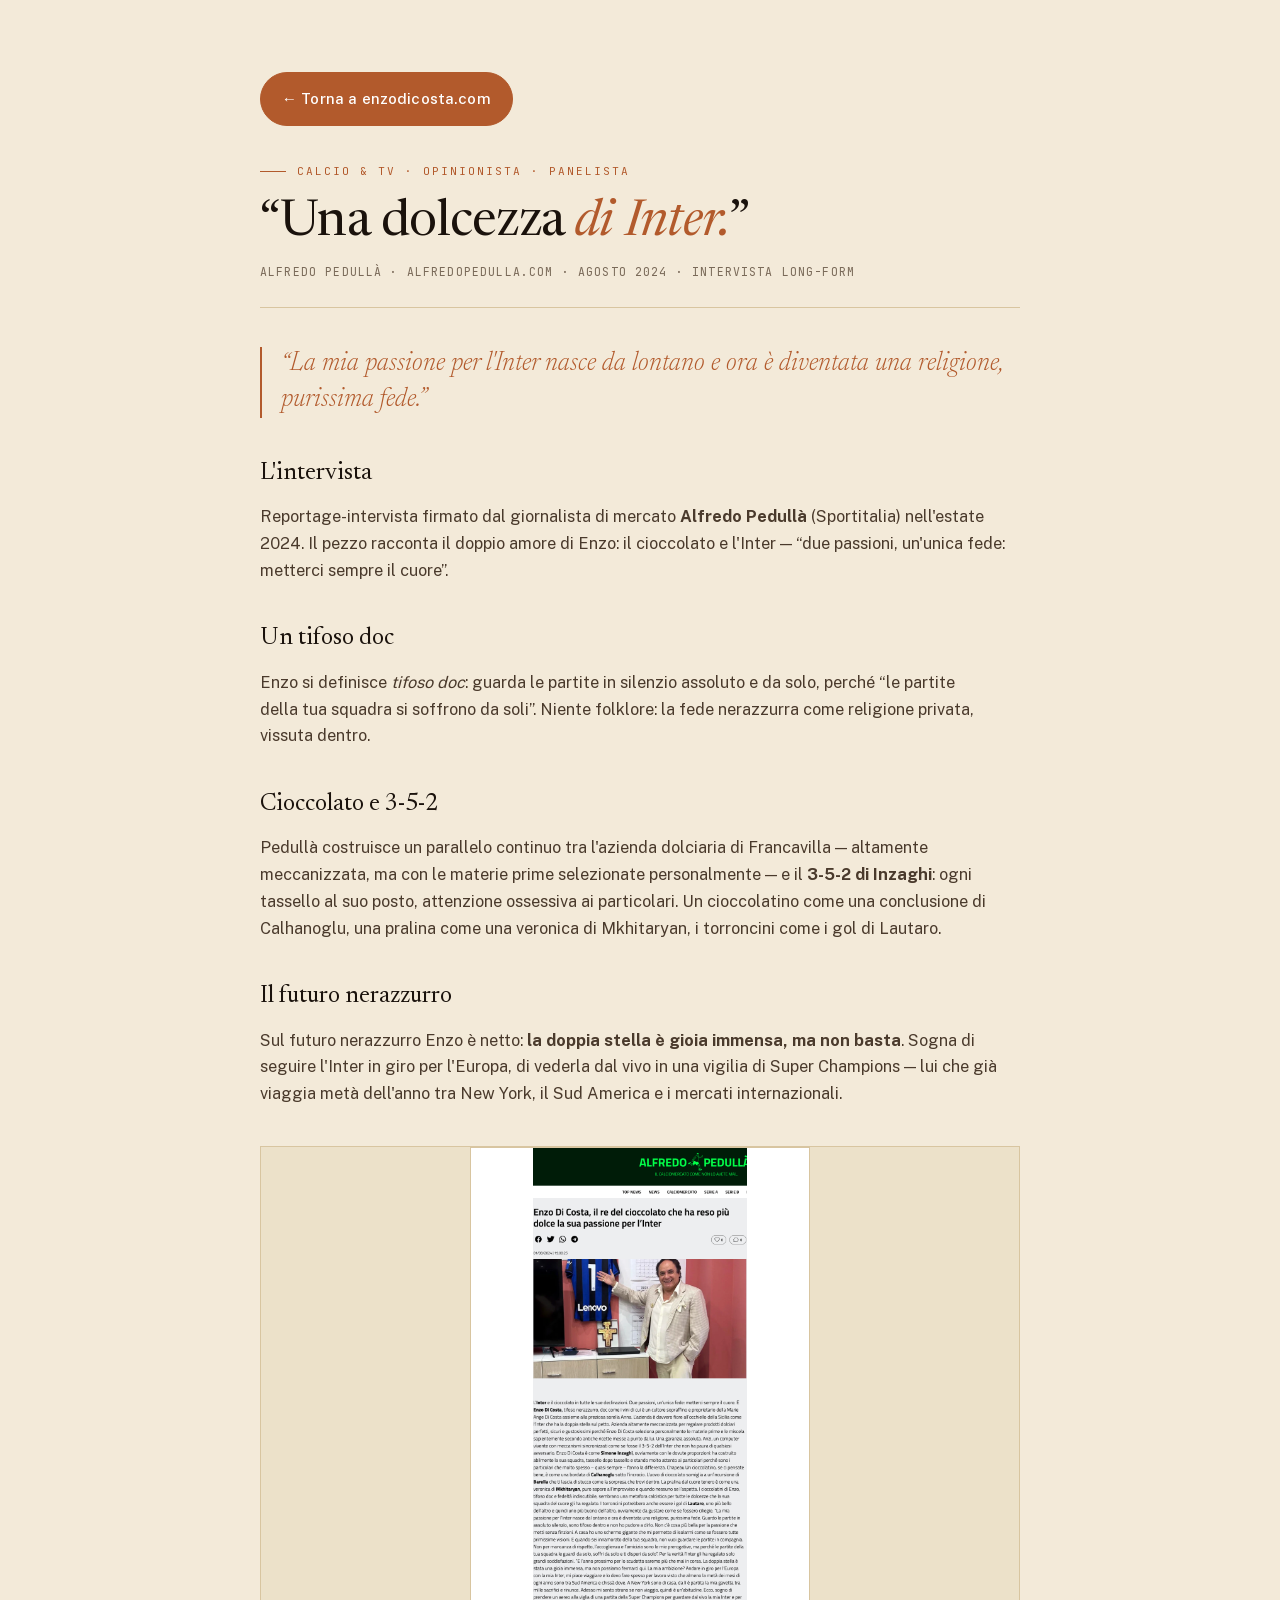
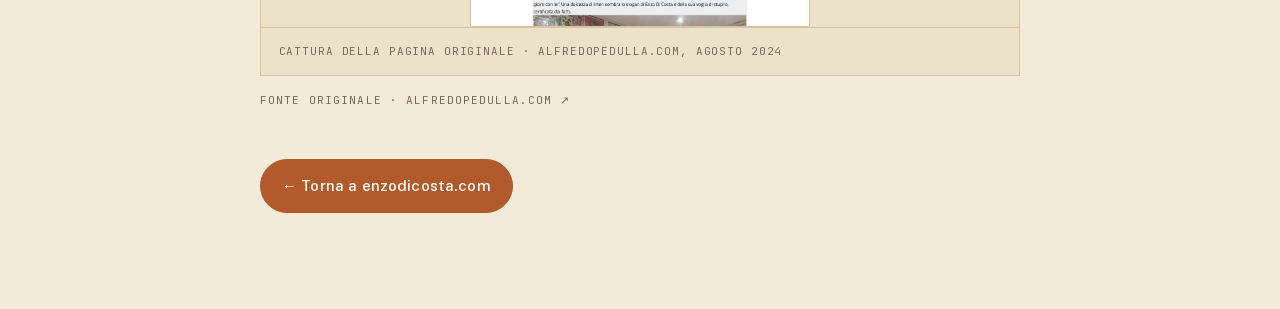
<file: stampa/pedulla-inter.html>
<!doctype html>
<html lang="it">
<head>
<meta charset="utf-8" />
<meta name="viewport" content="width=device-width, initial-scale=1, viewport-fit=cover" />
<title>“Una dolcezza di Inter” — Enzo Di Costa</title>
<meta name="description" content="Enzo Di Costa, il re del cioccolato che ha reso più dolce la sua passione per l'Inter — intervista di Alfredo Pedullà, agosto 2024." />
<link href="../fonts/fonts.css" rel="stylesheet" />
<link rel="stylesheet" href="stampa-style.css" />
<style>
  .sub-quote {
    font-family: var(--edc-f-serif);
    font-style: italic;
    font-weight: 300;
    font-size: clamp(1.2rem, 3vw, 1.6rem);
    line-height: 1.4;
    color: var(--edc-accent);
    border-left: 2px solid var(--edc-accent);
    padding-left: 1.2rem;
    margin: 0 0 2.2rem;
    text-wrap: pretty;
  }
  .sub-source {
    display: inline-flex; align-items: center; gap: 0.5rem;
    font-family: var(--edc-f-mono);
    font-size: 0.7rem;
    letter-spacing: 0.1em;
    text-transform: uppercase;
    color: var(--edc-ink-mute);
    text-decoration: none;
    margin-top: 1rem;
  }
  .sub-source:hover { color: var(--edc-accent); }
</style>
</head>
<body>
  <main class="sub-page">
    <div class="sub-wrap">
      <a class="sub-back" href="../enzodicosta_v06.html#calcio">← Torna a enzodicosta.com</a>

      <div class="sub-eyebrow">Calcio &amp; TV · Opinionista · panelista</div>
      <h1 class="sub-title">“Una dolcezza <em>di Inter.</em>”</h1>
      <p class="sub-meta">Alfredo Pedullà · alfredopedulla.com · agosto 2024 · Intervista long-form</p>

      <blockquote class="sub-quote">“La mia passione per l'Inter nasce da lontano e ora è diventata una religione, purissima fede.”</blockquote>

      <section class="sub-block">
        <h2>L'intervista</h2>
        <p>Reportage-intervista firmato dal giornalista di mercato <strong>Alfredo Pedullà</strong> (Sportitalia) nell'estate 2024. Il pezzo racconta il doppio amore di Enzo: il cioccolato e l'Inter — “due passioni, un'unica fede: metterci sempre il cuore”.</p>
      </section>

      <section class="sub-block">
        <h2>Un tifoso doc</h2>
        <p>Enzo si definisce <em>tifoso doc</em>: guarda le partite in silenzio assoluto e da solo, perché “le partite della tua squadra si soffrono da soli”. Niente folklore: la fede nerazzurra come religione privata, vissuta dentro.</p>
      </section>

      <section class="sub-block">
        <h2>Cioccolato e 3-5-2</h2>
        <p>Pedullà costruisce un parallelo continuo tra l'azienda dolciaria di Francavilla — altamente meccanizzata, ma con le materie prime selezionate personalmente — e il <strong>3-5-2 di Inzaghi</strong>: ogni tassello al suo posto, attenzione ossessiva ai particolari. Un cioccolatino come una conclusione di Calhanoglu, una pralina come una veronica di Mkhitaryan, i torroncini come i gol di Lautaro.</p>
      </section>

      <section class="sub-block">
        <h2>Il futuro nerazzurro</h2>
        <p>Sul futuro nerazzurro Enzo è netto: <strong>la doppia stella è gioia immensa, ma non basta</strong>. Sogna di seguire l'Inter in giro per l'Europa, di vederla dal vivo in una vigilia di Super Champions — lui che già viaggia metà dell'anno tra New York, il Sud America e i mercati internazionali.</p>
      </section>

      <figure class="sub-figure">
        <div style="max-width: 340px; margin: 0 auto; aspect-ratio: 210 / 297; background: #fff; overflow: hidden; border: 1px solid var(--edc-line);">
          <img src="../fotos recibidas/Stampa/pedulla-inter-fullpage.png" alt="Cattura della pagina completa — Alfredo Pedullà, agosto 2024" loading="lazy" style="display: block; width: 100%; height: 100%; object-fit: contain; object-position: center;" />
        </div>
        <figcaption>Cattura della pagina originale · alfredopedulla.com, agosto 2024</figcaption>
      </figure>

      <a class="sub-source" href="https://www.alfredopedulla.com/enzo-di-costa-il-re-del-cioccolato-che-ha-reso-piu-dolce-la-sua-passione-per-linter/" target="_blank" rel="noopener">Fonte originale · alfredopedulla.com ↗</a>

      <a class="sub-back sub-back--bottom" href="../enzodicosta_v06.html#calcio">← Torna a enzodicosta.com</a>
    </div>
  </main>
  <script>
    // This page has no translations of its own — it just forwards the visitor's
    // language back to the main site so it doesn't reset to Italian on return.
    (function () {
      var lang = new URLSearchParams(location.search).get('lang');
      if (!lang || lang === 'it') return;
      document.querySelectorAll('a.sub-back').forEach(function (a) {
        var href = a.getAttribute('href').split('?')[0];
        var hash = '';
        var hashIdx = href.indexOf('#');
        if (hashIdx !== -1) { hash = href.slice(hashIdx); href = href.slice(0, hashIdx); }
        a.setAttribute('href', href + '?lang=' + lang + hash);
      });
    })();
  </script>
</body>
</html>
</file>
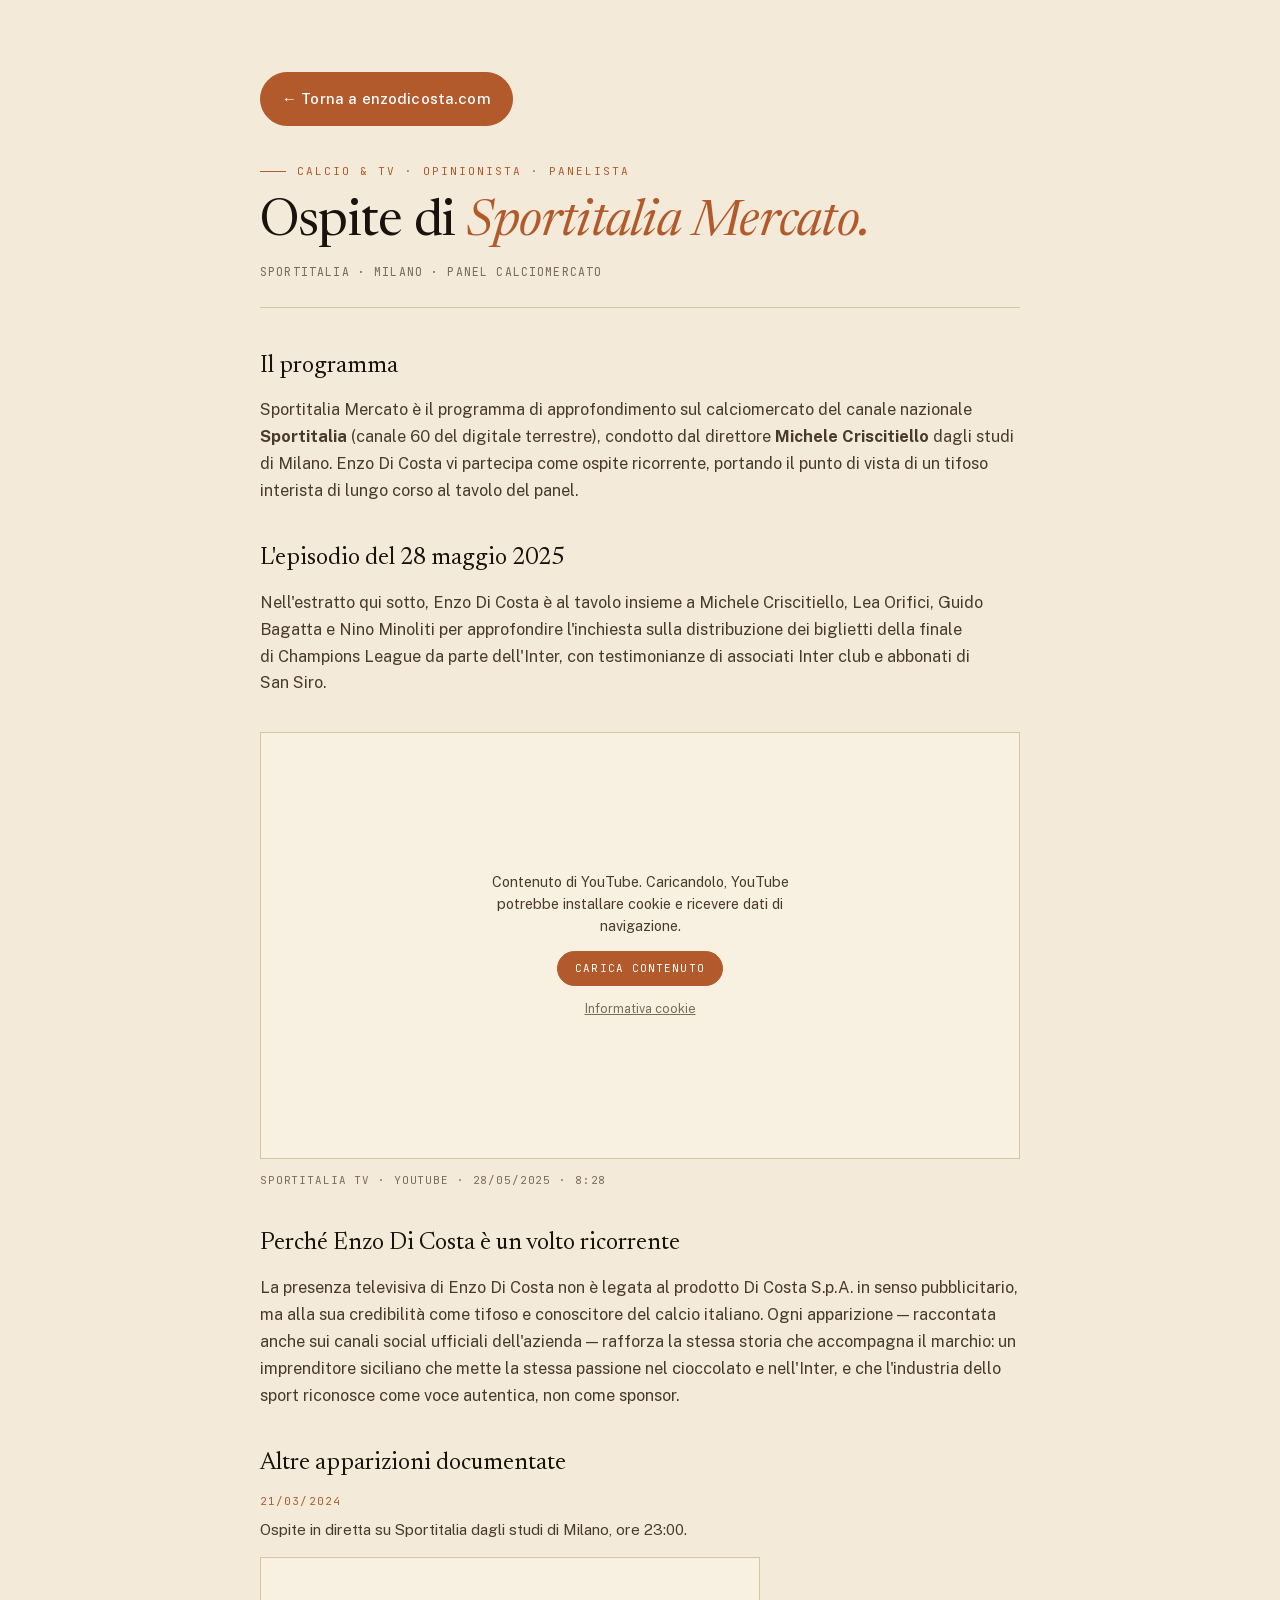
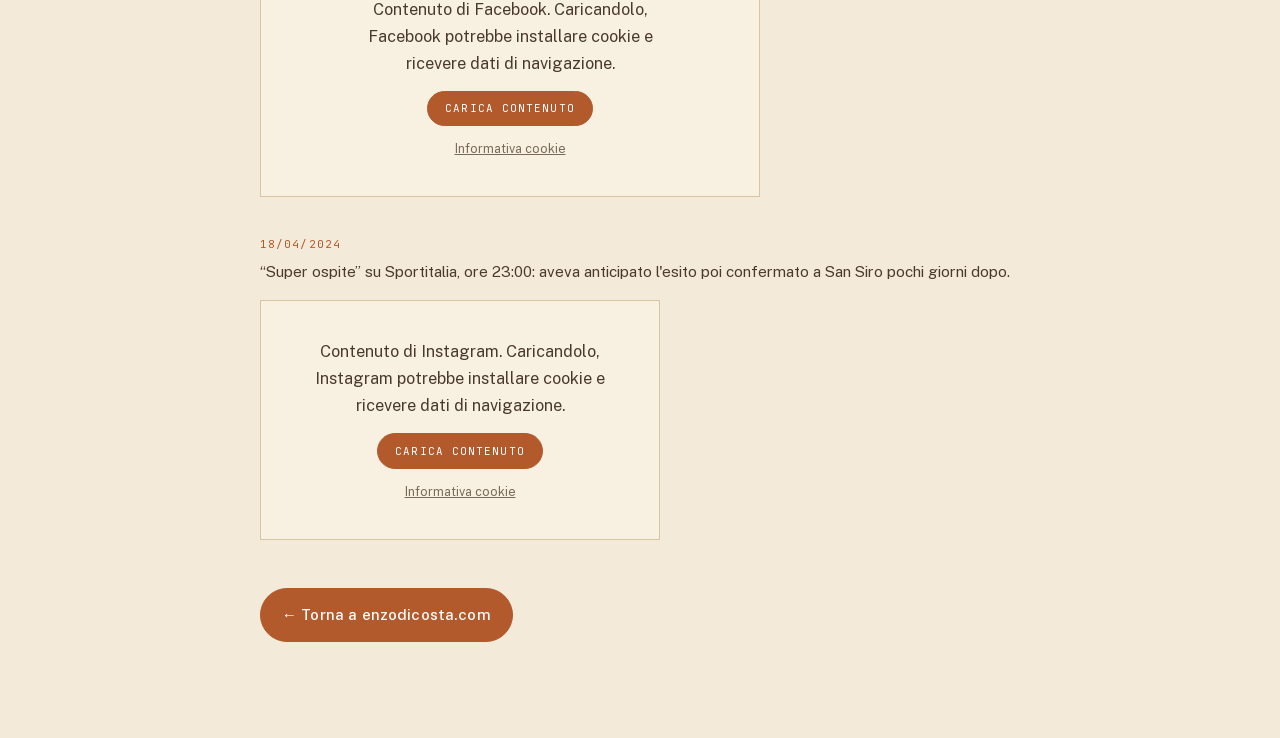
<file: stampa/sportitalia-mercato.html>
<!doctype html>
<html lang="it">
<head>
<meta charset="utf-8" />
<meta name="viewport" content="width=device-width, initial-scale=1, viewport-fit=cover" />
<title>Sportitalia Mercato — Enzo Di Costa</title>
<meta name="description" content="Enzo Di Costa, ospite ricorrente di Sportitalia Mercato: le apparizioni televisive documentate del presidente di Di Costa S.p.A." />
<link href="../fonts/fonts.css" rel="stylesheet" />
<link rel="stylesheet" href="stampa-style.css" />
<style>
  .sub-video {
    position: relative;
    width: 100%;
    aspect-ratio: 16 / 9;
    background: #000;
    overflow: hidden;
    margin: 0 0 0.8rem;
  }
  .sub-video iframe { position: absolute; inset: 0; width: 100%; height: 100%; border: 0; }
  .sub-appearances {
    display: grid;
    gap: 0;
    border-top: 1px solid var(--edc-line);
    margin: 0 0 2.2rem;
  }
  .sub-appearance {
    display: grid;
    grid-template-columns: auto 1fr;
    gap: 0.3rem 1.2rem;
    padding: 1rem 0;
    border-bottom: 1px solid var(--edc-line);
  }
  .sub-appearance dt {
    font-family: var(--edc-f-mono);
    font-size: 0.68rem;
    letter-spacing: 0.1em;
    text-transform: uppercase;
    color: var(--edc-accent);
    white-space: nowrap;
  }
  .sub-appearance dd {
    margin: 0;
    font-size: 0.95rem;
    color: var(--edc-ink-soft);
    line-height: 1.5;
  }
  .sub-appearance dd a { color: var(--edc-accent); }
  .sub-appearance-item { margin: 0 0 2.4rem; }
  .sub-appearance-date {
    font-family: var(--edc-f-mono);
    font-size: 0.68rem;
    letter-spacing: 0.1em;
    text-transform: uppercase;
    color: var(--edc-accent);
    margin: 0 0 0.5rem;
  }
  .sub-appearance-item > p {
    font-size: 0.95rem;
    color: var(--edc-ink-soft);
    line-height: 1.5;
    margin: 0 0 1rem;
  }
  .sub-embed-fb { max-width: 500px; overflow-x: auto; }
  .sub-embed-fb iframe { border: none; display: block; width: 500px; max-width: 100%; height: 730px; }
  .sub-embed-ig { max-width: 400px; }
  .sub-embed-ig iframe { border: none; display: block; width: 100%; height: 680px; }
</style>
</head>
<body>
  <main class="sub-page">
    <div class="sub-wrap">
      <a class="sub-back" href="../enzodicosta_v06.html#calcio">← Torna a enzodicosta.com</a>

      <div class="sub-eyebrow">Calcio &amp; TV · Opinionista · panelista</div>
      <h1 class="sub-title">Ospite di <em>Sportitalia Mercato.</em></h1>
      <p class="sub-meta">Sportitalia · Milano · panel calciomercato</p>

      <section class="sub-block">
        <h2>Il programma</h2>
        <p>Sportitalia Mercato è il programma di approfondimento sul calciomercato del canale nazionale <strong>Sportitalia</strong> (canale 60 del digitale terrestre), condotto dal direttore <strong>Michele Criscitiello</strong> dagli studi di Milano. Enzo Di Costa vi partecipa come ospite ricorrente, portando il punto di vista di un tifoso interista di lungo corso al tavolo del panel.</p>
      </section>

      <section class="sub-block">
        <h2>L'episodio del 28 maggio 2025</h2>
        <p>Nell'estratto qui sotto, Enzo Di Costa è al tavolo insieme a Michele Criscitiello, Lea Orifici, Guido Bagatta e Nino Minoliti per approfondire l'inchiesta sulla distribuzione dei biglietti della finale di Champions League da parte dell'Inter, con testimonianze di associati Inter club e abbonati di San Siro.</p>
      </section>

      <div class="sub-video edc-consent" data-consent-service="YouTube">
        <iframe data-consent-src="https://www.youtube-nocookie.com/embed/jhu3ApS3nBk" title="ESTRATTO SPORTITALIA MERCATO DEL 28/05 — Enzo Di Costa" loading="lazy" allow="accelerometer; autoplay; clipboard-write; encrypted-media; gyroscope; picture-in-picture" allowfullscreen></iframe>
      </div>
      <p style="font-family: var(--edc-f-mono); font-size: 0.68rem; letter-spacing: 0.08em; text-transform: uppercase; color: var(--edc-ink-mute); margin: 0 0 2.2rem;">Sportitalia TV · YouTube · 28/05/2025 · 8:28</p>

      <section class="sub-block">
        <h2>Perché Enzo Di Costa è un volto ricorrente</h2>
        <p>La presenza televisiva di Enzo Di Costa non è legata al prodotto Di Costa S.p.A. in senso pubblicitario, ma alla sua credibilità come tifoso e conoscitore del calcio italiano. Ogni apparizione — raccontata anche sui canali social ufficiali dell'azienda — rafforza la stessa storia che accompagna il marchio: un imprenditore siciliano che mette la stessa passione nel cioccolato e nell'Inter, e che l'industria dello sport riconosce come voce autentica, non come sponsor.</p>
      </section>

      <section class="sub-block">
        <h2>Altre apparizioni documentate</h2>

        <div class="sub-appearance-item">
          <div class="sub-appearance-date">21/03/2024</div>
          <p>Ospite in diretta su Sportitalia dagli studi di Milano, ore 23:00.</p>
          <div class="sub-embed-fb edc-consent" data-consent-service="Facebook">
            <iframe data-consent-src="https://www.facebook.com/plugins/post.php?href=https%3A%2F%2Fwww.facebook.com%2Fnino.paglierani%2Fposts%2F10223693203293368&show_text=true&width=500" scrolling="no" allowfullscreen="true" allow="autoplay; clipboard-write; encrypted-media; picture-in-picture; web-share" loading="lazy"></iframe>
          </div>
        </div>

        <div class="sub-appearance-item">
          <div class="sub-appearance-date">18/04/2024</div>
          <p>“Super ospite” su Sportitalia, ore 23:00: aveva anticipato l'esito poi confermato a San Siro pochi giorni dopo.</p>
          <div class="sub-embed-ig edc-consent" data-consent-service="Instagram">
            <iframe data-consent-src="https://www.instagram.com/reel/C6HFjs8sAIK/embed/" allowtransparency="true" allow="encrypted-media" loading="lazy"></iframe>
          </div>
        </div>
      </section>

      <a class="sub-back sub-back--bottom" href="../enzodicosta_v06.html#calcio">← Torna a enzodicosta.com</a>
    </div>
  </main>
  <script>
    // This page has no translations of its own — it just forwards the visitor's
    // language back to the main site so it doesn't reset to Italian on return.
    (function () {
      var lang = new URLSearchParams(location.search).get('lang');
      if (!lang || lang === 'it') return;
      document.querySelectorAll('a.sub-back').forEach(function (a) {
        var href = a.getAttribute('href').split('?')[0];
        var hash = '';
        var hashIdx = href.indexOf('#');
        if (hashIdx !== -1) { hash = href.slice(hashIdx); href = href.slice(0, hashIdx); }
        a.setAttribute('href', href + '?lang=' + lang + hash);
      });
    })();
  </script>
  <script src="../consent-embed.js"></script>
</body>
</html>
</file>
<file: fonts/fonts.css>
/* Fuentes servidas desde el propio sitio (antes Google Fonts) — subsets latin y latin-ext */
/* latin-ext */
@font-face {
  font-family: 'JetBrains Mono';
  font-style: normal;
  font-weight: 400;
  font-display: swap;
  src: url(JetBrainsMono-normal-latin-ext.woff2) format('woff2');
  unicode-range: U+0100-02BA, U+02BD-02C5, U+02C7-02CC, U+02CE-02D7, U+02DD-02FF, U+0304, U+0308, U+0329, U+1D00-1DBF, U+1E00-1E9F, U+1EF2-1EFF, U+2020, U+20A0-20AB, U+20AD-20C4, U+2113, U+2C60-2C7F, U+A720-A7FF;
}
/* latin */
@font-face {
  font-family: 'JetBrains Mono';
  font-style: normal;
  font-weight: 400;
  font-display: swap;
  src: url(JetBrainsMono-normal-latin.woff2) format('woff2');
  unicode-range: U+0000-00FF, U+0131, U+0152-0153, U+02BB-02BC, U+02C6, U+02DA, U+02DC, U+0304, U+0308, U+0329, U+2000-206F, U+20AC, U+2122, U+2191, U+2193, U+2212, U+2215, U+FEFF, U+FFFD;
}
/* latin-ext */
@font-face {
  font-family: 'JetBrains Mono';
  font-style: normal;
  font-weight: 500;
  font-display: swap;
  src: url(JetBrainsMono-normal-latin-ext.woff2) format('woff2');
  unicode-range: U+0100-02BA, U+02BD-02C5, U+02C7-02CC, U+02CE-02D7, U+02DD-02FF, U+0304, U+0308, U+0329, U+1D00-1DBF, U+1E00-1E9F, U+1EF2-1EFF, U+2020, U+20A0-20AB, U+20AD-20C4, U+2113, U+2C60-2C7F, U+A720-A7FF;
}
/* latin */
@font-face {
  font-family: 'JetBrains Mono';
  font-style: normal;
  font-weight: 500;
  font-display: swap;
  src: url(JetBrainsMono-normal-latin.woff2) format('woff2');
  unicode-range: U+0000-00FF, U+0131, U+0152-0153, U+02BB-02BC, U+02C6, U+02DA, U+02DC, U+0304, U+0308, U+0329, U+2000-206F, U+20AC, U+2122, U+2191, U+2193, U+2212, U+2215, U+FEFF, U+FFFD;
}
/* latin-ext */
@font-face {
  font-family: 'Newsreader';
  font-style: italic;
  font-weight: 300 700;
  font-display: swap;
  src: url(Newsreader-italic-latin-ext.woff2) format('woff2');
  unicode-range: U+0100-02BA, U+02BD-02C5, U+02C7-02CC, U+02CE-02D7, U+02DD-02FF, U+0304, U+0308, U+0329, U+1D00-1DBF, U+1E00-1E9F, U+1EF2-1EFF, U+2020, U+20A0-20AB, U+20AD-20C4, U+2113, U+2C60-2C7F, U+A720-A7FF;
}
/* latin */
@font-face {
  font-family: 'Newsreader';
  font-style: italic;
  font-weight: 300 700;
  font-display: swap;
  src: url(Newsreader-italic-latin.woff2) format('woff2');
  unicode-range: U+0000-00FF, U+0131, U+0152-0153, U+02BB-02BC, U+02C6, U+02DA, U+02DC, U+0304, U+0308, U+0329, U+2000-206F, U+20AC, U+2122, U+2191, U+2193, U+2212, U+2215, U+FEFF, U+FFFD;
}
/* latin-ext */
@font-face {
  font-family: 'Newsreader';
  font-style: normal;
  font-weight: 300 700;
  font-display: swap;
  src: url(Newsreader-normal-latin-ext.woff2) format('woff2');
  unicode-range: U+0100-02BA, U+02BD-02C5, U+02C7-02CC, U+02CE-02D7, U+02DD-02FF, U+0304, U+0308, U+0329, U+1D00-1DBF, U+1E00-1E9F, U+1EF2-1EFF, U+2020, U+20A0-20AB, U+20AD-20C4, U+2113, U+2C60-2C7F, U+A720-A7FF;
}
/* latin */
@font-face {
  font-family: 'Newsreader';
  font-style: normal;
  font-weight: 300 700;
  font-display: swap;
  src: url(Newsreader-normal-latin.woff2) format('woff2');
  unicode-range: U+0000-00FF, U+0131, U+0152-0153, U+02BB-02BC, U+02C6, U+02DA, U+02DC, U+0304, U+0308, U+0329, U+2000-206F, U+20AC, U+2122, U+2191, U+2193, U+2212, U+2215, U+FEFF, U+FFFD;
}
/* latin-ext */
@font-face {
  font-family: 'Public Sans';
  font-style: normal;
  font-weight: 300 700;
  font-display: swap;
  src: url(PublicSans-normal-latin-ext.woff2) format('woff2');
  unicode-range: U+0100-02BA, U+02BD-02C5, U+02C7-02CC, U+02CE-02D7, U+02DD-02FF, U+0304, U+0308, U+0329, U+1D00-1DBF, U+1E00-1E9F, U+1EF2-1EFF, U+2020, U+20A0-20AB, U+20AD-20C4, U+2113, U+2C60-2C7F, U+A720-A7FF;
}
/* latin */
@font-face {
  font-family: 'Public Sans';
  font-style: normal;
  font-weight: 300 700;
  font-display: swap;
  src: url(PublicSans-normal-latin.woff2) format('woff2');
  unicode-range: U+0000-00FF, U+0131, U+0152-0153, U+02BB-02BC, U+02C6, U+02DA, U+02DC, U+0304, U+0308, U+0329, U+2000-206F, U+20AC, U+2122, U+2191, U+2193, U+2212, U+2215, U+FEFF, U+FFFD;
}
</file>
<file: ferie/ferie-style.css>
/* =========================================================
   ENZO DI COSTA — pagine ferie (sotto-pagine)
   Stessi token visivi del sito principale (enzodicosta_v06.html)
   ========================================================= */

* { box-sizing: border-box; }

:root {
  --edc-bg:        #f3ead9;
  --edc-bg-soft:   #ece1c9;
  --edc-bg-card:   #f8f1e2;
  --edc-bg-deep:   #1d130c;
  --edc-ink:       #1a120c;
  --edc-ink-soft:  #4a3a2c;
  --edc-ink-mute:  #7a6a59;
  --edc-line:      #d8c5a0;
  --edc-line-soft: #e3d2b2;
  --edc-accent:    #b25a2c;
  --edc-accent-2:  #8a2a1f;

  --edc-f-serif: "Newsreader", ui-serif, Georgia, "Times New Roman", serif;
  --edc-f-sans:  "Public Sans", -apple-system, BlinkMacSystemFont, "Helvetica Neue", Arial, sans-serif;
  --edc-f-mono:  "JetBrains Mono", ui-monospace, "SF Mono", Menlo, monospace;
}

html, body {
  margin: 0;
  background: var(--edc-bg);
  color: var(--edc-ink);
  font-family: var(--edc-f-sans);
  font-size: 16px;
  line-height: 1.6;
  -webkit-font-smoothing: antialiased;
}

.fiera-page { padding: 3rem 1.25rem 5rem; }
@media (min-width: 720px) { .fiera-page { padding: 4.5rem 2rem 6rem; } }

.fiera-wrap { max-width: 760px; margin: 0 auto; }

.fiera-topbar {
  display: flex; align-items: center; justify-content: space-between;
  flex-wrap: wrap; gap: 0.8rem;
  margin: 0 0 1.8rem;
}
.fiera-back {
  display: table;
  align-items: center;
  gap: 0.6rem;
  font-family: var(--edc-f-sans);
  font-size: 0.95rem;
  font-weight: 500;
  letter-spacing: 0.01em;
  color: #ffffff;
  text-decoration: none;
  border: 1px solid var(--edc-accent);
  border-radius: 999px;
  padding: 0.85rem 1.3rem;
  background: var(--edc-accent);
  margin: 0 0 1.8rem;
  transition: background .2s ease, border-color .2s ease, transform .2s ease;
}
.fiera-topbar .fiera-back { margin: 0; }
.fiera-back:hover { background: var(--edc-ink); border-color: var(--edc-ink); color: #ffffff; transform: translateY(-1px); }
.fiera-back--bottom { margin: 3rem 0 0; }
.fiera-lang {
  display: flex; align-items: center; gap: 0.1rem;
  font-size: 1rem;
  border: 1px solid var(--edc-line);
  border-radius: 999px;
  padding: 0.2rem;
}
.fiera-lang button {
  border: none; cursor: pointer; background: transparent;
  line-height: 1;
  padding: 0.3rem 0.4rem;
  border-radius: 999px;
  transition: all .2s ease;
  font: inherit;
}
.fiera-lang button.is-active { background: var(--edc-ink); }

.fiera-eyebrow {
  display: inline-flex; align-items: center; gap: 0.7rem;
  font-family: var(--edc-f-mono);
  font-size: 0.7rem;
  letter-spacing: 0.18em;
  text-transform: uppercase;
  color: var(--edc-accent);
  margin: 0 0 1rem;
}
.fiera-eyebrow::before { content: ""; width: 1.6rem; height: 1px; background: var(--edc-accent); }

.fiera-title {
  font-family: var(--edc-f-serif);
  font-weight: 400;
  font-size: clamp(2rem, 6vw, 3.2rem);
  line-height: 1.05;
  letter-spacing: -0.015em;
  margin: 0 0 0.8rem;
  text-wrap: balance;
}
.fiera-title em { font-style: italic; font-weight: 400; color: var(--edc-accent); }

.fiera-dek {
  font-family: var(--edc-f-serif);
  font-style: italic;
  font-weight: 300;
  font-size: clamp(1.05rem, 2.4vw, 1.25rem);
  color: var(--edc-ink-soft);
  line-height: 1.45;
  max-width: 46ch;
  text-wrap: pretty;
  margin: 0 0 1.6rem;
}

.fiera-meta {
  font-family: var(--edc-f-mono);
  font-size: 0.72rem;
  letter-spacing: 0.1em;
  text-transform: uppercase;
  color: var(--edc-ink-mute);
  margin: 0 0 2.4rem;
  padding-bottom: 1.6rem;
  border-bottom: 1px solid var(--edc-line);
}

.fiera-block { margin-bottom: 2.2rem; }
.fiera-block h2 {
  font-family: var(--edc-f-serif);
  font-weight: 400;
  font-size: clamp(1.2rem, 3vw, 1.5rem);
  margin: 0 0 0.7rem;
}
.fiera-block p {
  font-size: 1.02rem;
  line-height: 1.65;
  color: var(--edc-ink-soft);
  margin: 0;
  text-wrap: pretty;
}

.fiera-figure {
  margin: 2.4rem 0 0;
  border: 1px solid var(--edc-line);
  background: var(--edc-bg-soft);
  overflow: hidden;
}
.fiera-figure img { display: block; width: 100%; height: auto; }
.fiera-figure figcaption {
  padding: 0.9rem 1.1rem;
  font-family: var(--edc-f-mono);
  font-size: 0.68rem;
  letter-spacing: 0.08em;
  text-transform: uppercase;
  color: var(--edc-ink-mute);
  border-top: 1px solid var(--edc-line);
}
</file>
<file: stampa/stampa-style.css>
/* =========================================================
   ENZO DI COSTA — pagine ferie (sotto-pagine)
   Stessi token visivi del sito principale (enzodicosta_v06.html)
   ========================================================= */

* { box-sizing: border-box; }

:root {
  --edc-bg:        #f3ead9;
  --edc-bg-soft:   #ece1c9;
  --edc-bg-card:   #f8f1e2;
  --edc-bg-deep:   #1d130c;
  --edc-ink:       #1a120c;
  --edc-ink-soft:  #4a3a2c;
  --edc-ink-mute:  #7a6a59;
  --edc-line:      #d8c5a0;
  --edc-line-soft: #e3d2b2;
  --edc-accent:    #b25a2c;
  --edc-accent-2:  #8a2a1f;

  --edc-f-serif: "Newsreader", ui-serif, Georgia, "Times New Roman", serif;
  --edc-f-sans:  "Public Sans", -apple-system, BlinkMacSystemFont, "Helvetica Neue", Arial, sans-serif;
  --edc-f-mono:  "JetBrains Mono", ui-monospace, "SF Mono", Menlo, monospace;
}

html, body {
  margin: 0;
  background: var(--edc-bg);
  color: var(--edc-ink);
  font-family: var(--edc-f-sans);
  font-size: 16px;
  line-height: 1.6;
  -webkit-font-smoothing: antialiased;
}

.sub-page { padding: 3rem 1.25rem 5rem; }
@media (min-width: 720px) { .sub-page { padding: 4.5rem 2rem 6rem; } }

.sub-wrap { max-width: 760px; margin: 0 auto; }

.sub-back {
  display: table;
  align-items: center;
  gap: 0.6rem;
  font-family: var(--edc-f-sans);
  font-size: 0.95rem;
  font-weight: 500;
  letter-spacing: 0.01em;
  color: #ffffff;
  text-decoration: none;
  border: 1px solid var(--edc-accent);
  border-radius: 999px;
  padding: 0.85rem 1.3rem;
  background: var(--edc-accent);
  margin: 0 0 1.8rem;
  transition: background .2s ease, border-color .2s ease, transform .2s ease;
}
.sub-back:hover { background: var(--edc-ink); border-color: var(--edc-ink); color: #ffffff; transform: translateY(-1px); }
.sub-back--bottom { margin: 3rem 0 0; }

.sub-eyebrow {
  display: inline-flex; align-items: center; gap: 0.7rem;
  font-family: var(--edc-f-mono);
  font-size: 0.7rem;
  letter-spacing: 0.18em;
  text-transform: uppercase;
  color: var(--edc-accent);
  margin: 0 0 1rem;
}
.sub-eyebrow::before { content: ""; width: 1.6rem; height: 1px; background: var(--edc-accent); }

.sub-title {
  font-family: var(--edc-f-serif);
  font-weight: 400;
  font-size: clamp(2rem, 6vw, 3.2rem);
  line-height: 1.05;
  letter-spacing: -0.015em;
  margin: 0 0 0.8rem;
  text-wrap: balance;
}
.sub-title em { font-style: italic; font-weight: 400; color: var(--edc-accent); }

.sub-meta {
  font-family: var(--edc-f-mono);
  font-size: 0.72rem;
  letter-spacing: 0.1em;
  text-transform: uppercase;
  color: var(--edc-ink-mute);
  margin: 0 0 2.4rem;
  padding-bottom: 1.6rem;
  border-bottom: 1px solid var(--edc-line);
}

.sub-block { margin-bottom: 2.2rem; }
.sub-block h2 {
  font-family: var(--edc-f-serif);
  font-weight: 400;
  font-size: clamp(1.2rem, 3vw, 1.5rem);
  margin: 0 0 0.7rem;
}
.sub-block p {
  font-size: 1.02rem;
  line-height: 1.65;
  color: var(--edc-ink-soft);
  margin: 0;
  text-wrap: pretty;
}

.sub-figure {
  margin: 2.4rem 0 0;
  border: 1px solid var(--edc-line);
  background: var(--edc-bg-soft);
  overflow: hidden;
}
.sub-figure img { display: block; width: 100%; height: auto; }
.sub-figure figcaption {
  padding: 0.9rem 1.1rem;
  font-family: var(--edc-f-mono);
  font-size: 0.68rem;
  letter-spacing: 0.08em;
  text-transform: uppercase;
  color: var(--edc-ink-mute);
  border-top: 1px solid var(--edc-line);
}
</file>
